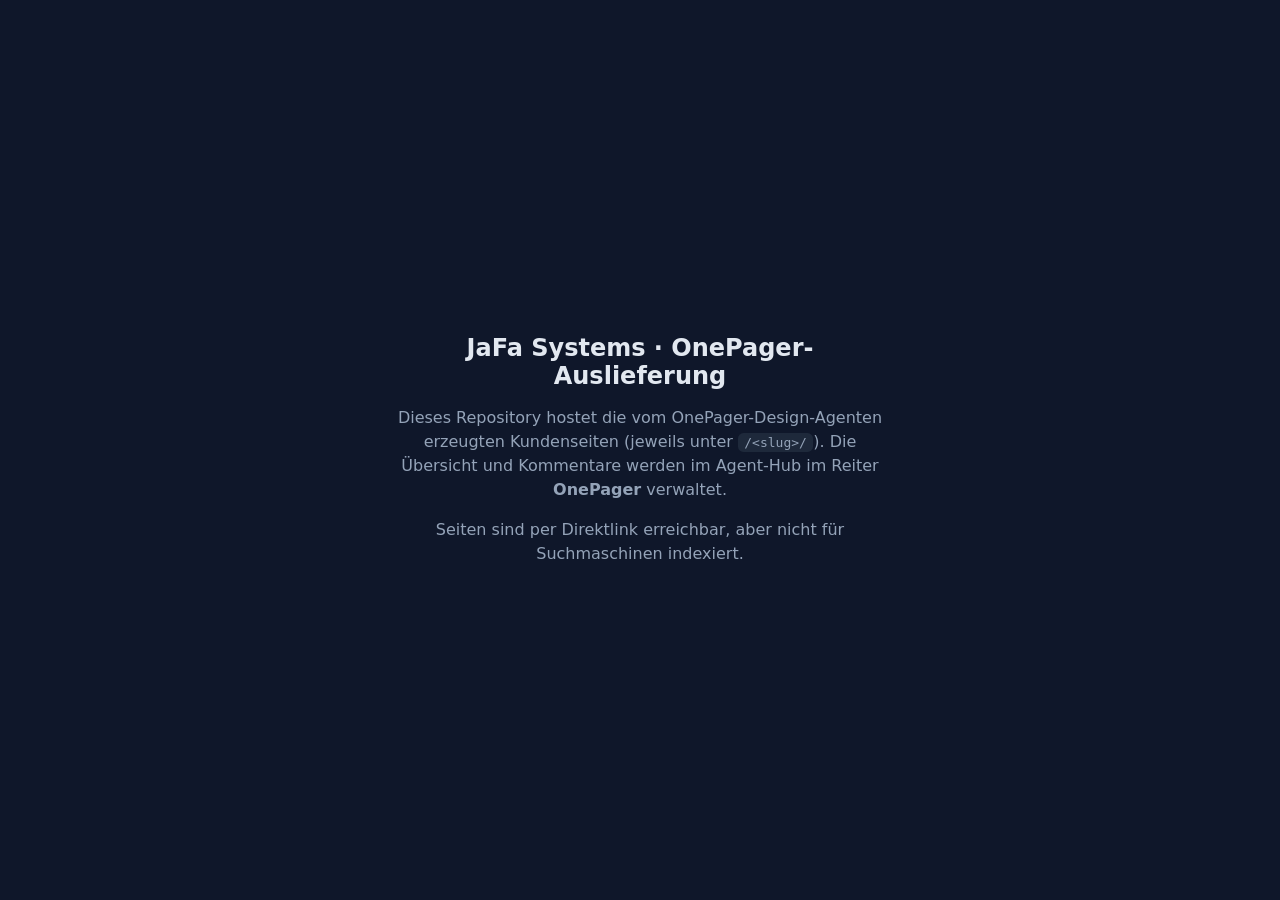
<file: index.html>
<!doctype html>
<html lang="de">
  <head>
    <meta charset="utf-8" />
    <meta name="viewport" content="width=device-width, initial-scale=1" />
    <meta name="robots" content="noindex,nofollow" />
    <title>JaFa Systems – OnePager</title>
    <style>
      :root { color-scheme: light dark; }
      body {
        margin: 0;
        min-height: 100vh;
        display: grid;
        place-items: center;
        font-family: system-ui, -apple-system, "Segoe UI", Roboto, sans-serif;
        background: #0f172a;
        color: #e2e8f0;
      }
      main { max-width: 32rem; padding: 2rem; text-align: center; }
      h1 { font-size: 1.5rem; margin-bottom: 0.5rem; }
      p { color: #94a3b8; line-height: 1.5; }
      code { background: #1e293b; padding: 0.15rem 0.4rem; border-radius: 0.35rem; }
    </style>
  </head>
  <body>
    <main>
      <h1>JaFa Systems · OnePager-Auslieferung</h1>
      <p>
        Dieses Repository hostet die vom OnePager-Design-Agenten erzeugten Kundenseiten
        (jeweils unter <code>/&lt;slug&gt;/</code>). Die Übersicht und Kommentare werden
        im Agent-Hub im Reiter <strong>OnePager</strong> verwaltet.
      </p>
      <p>Seiten sind per Direktlink erreichbar, aber nicht für Suchmaschinen indexiert.</p>
    </main>
  </body>
</html>
</file>
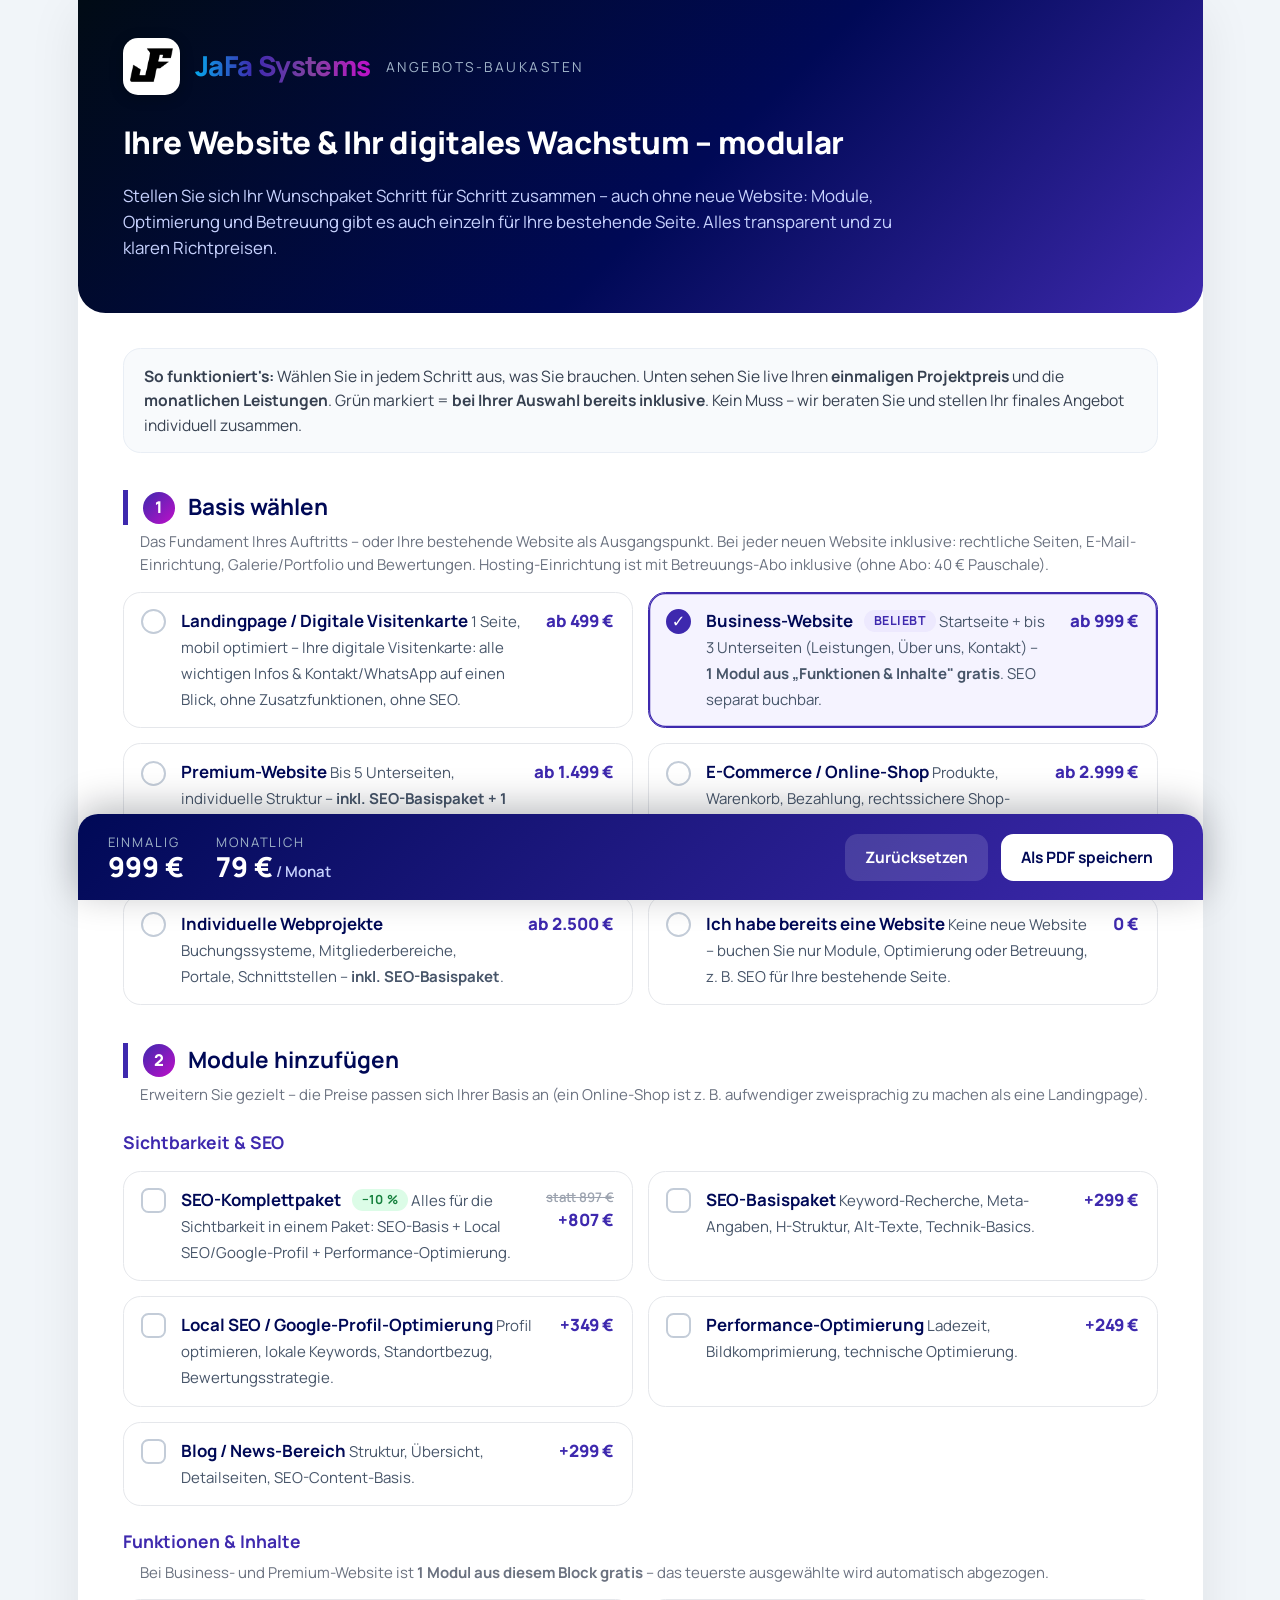
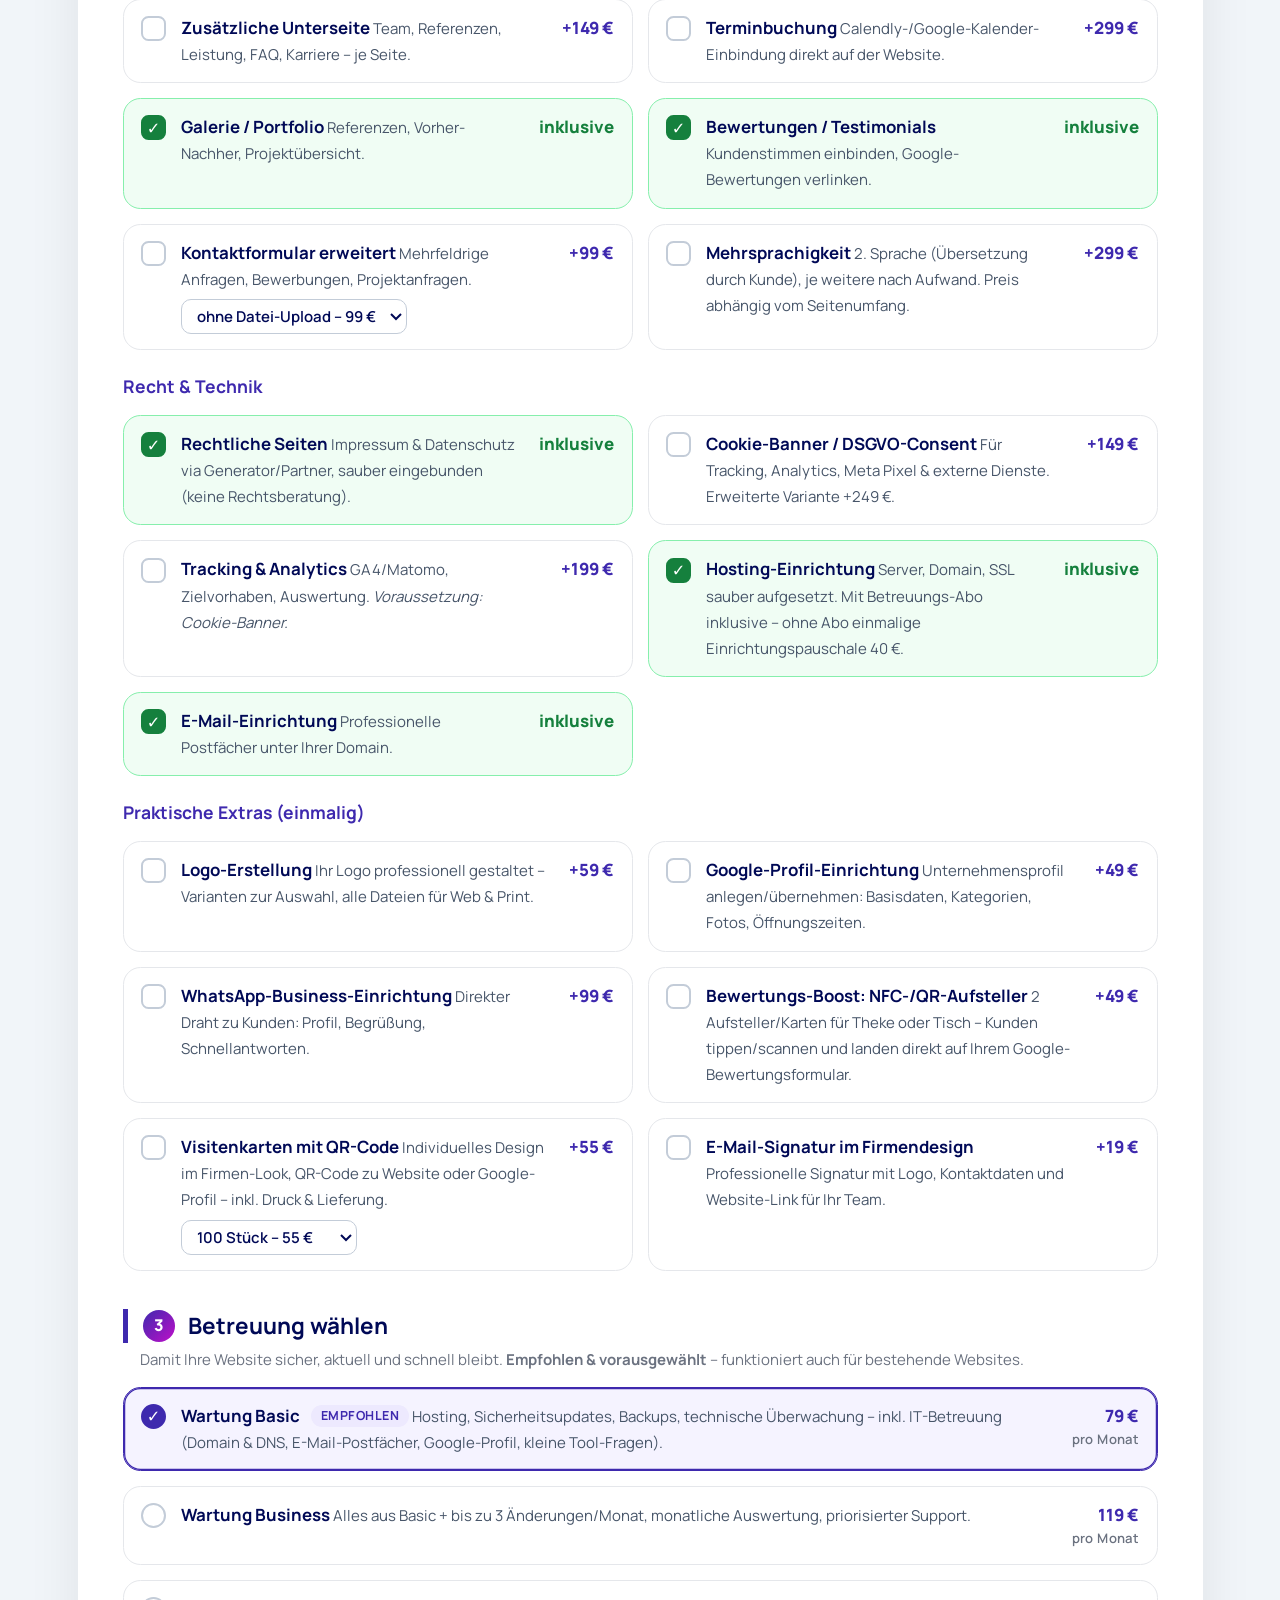
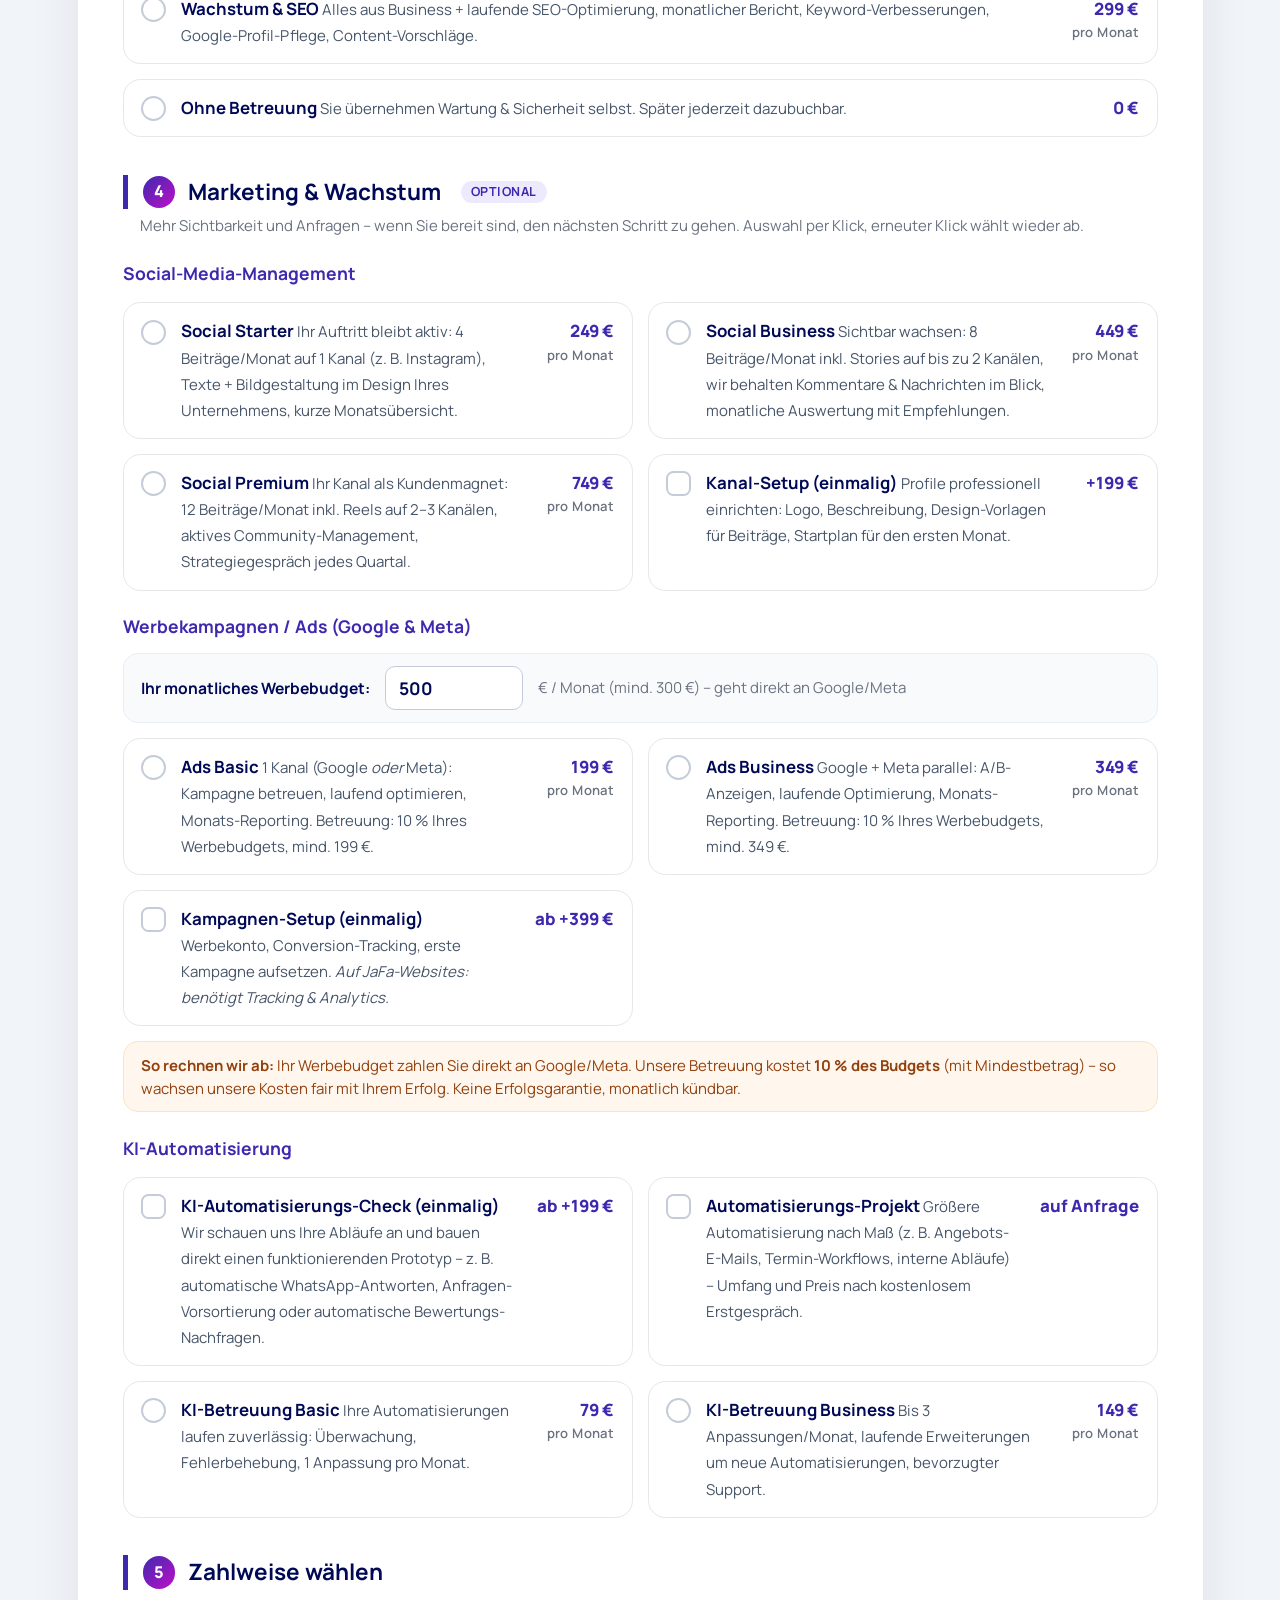
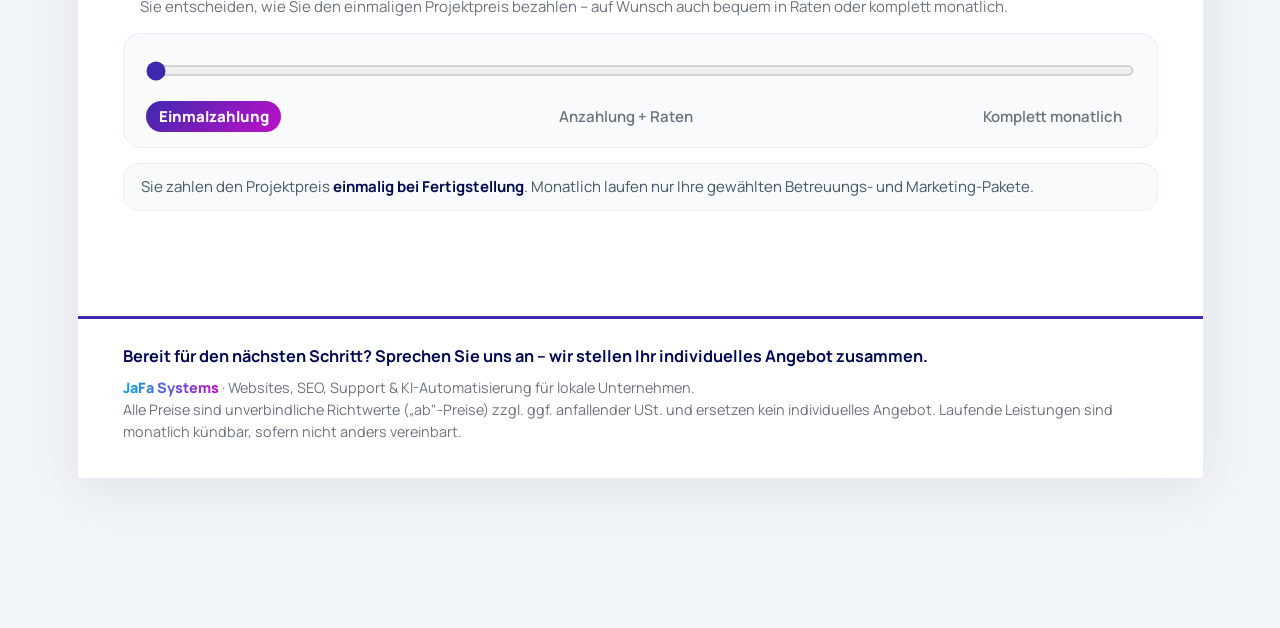
<file: angebots-baukasten/index.html>
<!DOCTYPE html>
<html lang="de">
<head>
<meta charset="utf-8">
<meta name="viewport" content="width=device-width, initial-scale=1">
<meta name="robots" content="noindex,nofollow">
<title>JaFa Systems – Angebots-Baukasten</title>
<style>
@import url('https://fonts.googleapis.com/css2?family=Manrope:wght@400;600;700;800&display=swap');
*{box-sizing:border-box}
body{font-family:'Manrope','Segoe UI',system-ui,Roboto,Arial,sans-serif;color:#1f2937;margin:0;padding:0 0 120px;line-height:1.55;font-size:13.5px;background:#f1f5f9}
@media screen{body{zoom:1.25}}
.wrap{max-width:900px;margin:0 auto;background:#fff;box-shadow:0 8px 40px rgba(1,11,21,.08)}

/* Header */
header{background:linear-gradient(135deg,#010b15 0%,#000956 55%,#3e29ae 100%);color:#fff;padding:30px 36px 28px;border-radius:0 0 22px 22px}
.brand{display:flex;align-items:center;gap:12px;margin-bottom:18px}
.brand .logo{width:46px;height:46px;border-radius:12px;background:#fff;display:flex;align-items:center;justify-content:center;padding:6px;box-shadow:0 2px 10px rgba(0,0,0,.25)}
.brand .logo img{width:100%;height:100%;object-fit:contain}
.brand .mark{font-weight:800;font-size:22px;letter-spacing:-.5px;background:linear-gradient(90deg,#07a7ec,#3e29ae,#8241a1,#bf0fc9);-webkit-background-clip:text;background-clip:text;color:transparent}
.brand .sub{font-size:11px;letter-spacing:2px;text-transform:uppercase;color:#9fb3c8}
h1{font-size:25px;margin:0 0 6px;color:#fff;font-weight:800;letter-spacing:-.3px}
header .lead{color:#c7d2fe;font-size:13.5px;max-width:640px}

/* Main */
main{padding:10px 36px 40px}
.intro{background:#f8fafc;border:1px solid #e9eef5;border-radius:14px;padding:12px 16px;margin:18px 0 6px;font-size:12.5px;color:#374151}
h2{font-size:18px;color:#000956;margin:30px 0 4px;padding-left:12px;border-left:4px solid #3e29ae;font-weight:700;display:flex;align-items:center;gap:10px}
h2 .n{flex:0 0 26px;width:26px;height:26px;border-radius:50%;background:linear-gradient(135deg,#3e29ae,#bf0fc9);color:#fff;font-size:13px;font-weight:800;display:flex;align-items:center;justify-content:center}
h3{font-size:14px;color:#3e29ae;margin:18px 0 4px;font-weight:700}
.hint{color:#6b7280;font-size:12px;margin:2px 0 10px;padding-left:14px}

/* Option grid + cards */
.grid{display:grid;grid-template-columns:1fr 1fr;gap:12px;margin:12px 0}
.grid.one{grid-template-columns:1fr}
.opt{display:flex;align-items:flex-start;gap:12px;border:1px solid #e5e7eb;border-radius:14px;padding:12px 14px;background:#fff;cursor:pointer;position:relative;transition:border-color .12s,background .12s}
.opt:hover{border-color:#c7d2fe}
.opt input{position:absolute;opacity:0;width:0;height:0}
.opt .box{flex:0 0 20px;width:20px;height:20px;border:2px solid #c3ccd8;border-radius:6px;margin-top:1px;display:flex;align-items:center;justify-content:center;background:#fff}
.opt.radio .box{border-radius:50%}
.opt input:checked ~ .box{background:#3e29ae;border-color:#3e29ae}
.opt input:checked ~ .box::after{content:'\2713';color:#fff;font-size:13px;font-weight:800;line-height:1}
.opt:has(input:checked){border-color:#3e29ae;background:#f5f3ff;box-shadow:inset 0 0 0 1px #3e29ae}
.opt-body{flex:1;min-width:0}
.opt-title{font-weight:700;color:#000956;font-size:13.5px}
.opt-desc{color:#475569;font-size:12px;margin-top:2px}
.opt-price{font-weight:800;color:#3e29ae;white-space:nowrap;font-size:13.5px;margin-left:6px;text-align:right}
.opt-price small{display:block;font-weight:600;color:#6b7280;font-size:10.5px;letter-spacing:.3px}
.opt-price .was{display:block;font-weight:600;color:#9ca3af;font-size:10.5px;text-decoration:line-through}
.opt.warn{border-color:#f59e0b;background:#fff7ed}
.tag{display:inline-block;font-size:10px;font-weight:700;letter-spacing:.4px;text-transform:uppercase;color:#3e29ae;background:#ede9fe;border-radius:999px;padding:1px 8px;margin-left:6px;vertical-align:1px}
.tag.deal{color:#15803d;background:#dcfce7}

/* Inklusive / im Paket enthalten */
.opt.inc{border-color:#86efac;background:#f0fdf4;box-shadow:none;pointer-events:none}
.opt.inc .box{background:#15803d;border-color:#15803d}
.opt.inc .box::after{content:'\2713';color:#fff;font-size:13px;font-weight:800;line-height:1}
.opt.inc .opt-price{color:#15803d}

/* Pflicht-Pauschale (z. B. Hosting ohne Abo) */
.opt.fee{border-color:#c7d2fe;background:#eef2ff;box-shadow:none;pointer-events:none}
.opt.fee .box{background:#3e29ae;border-color:#3e29ae}
.opt.fee .box::after{content:'\2713';color:#fff;font-size:13px;font-weight:800;line-height:1}
.opt.fee .opt-price{color:#3e29ae}

/* Gratis-Wahlmodul (Business/Premium) */
.opt.free-pick .opt-price{color:#15803d}

/* Varianten-/Mengen-Dropdown in einer Karte */
.varsel{display:block;font-family:inherit;font-size:12px;font-weight:600;color:#000956;border:1px solid #c3ccd8;border-radius:8px;padding:4px 8px;margin-top:6px;background:#fff;max-width:220px}

/* Sub-note blocks */
.note{background:#f8fafc;border:1px solid #e9eef5;border-radius:12px;padding:9px 14px;margin:10px 0;font-size:12px;color:#475569}
.note.budget{background:#fff7ed;border-color:#fde3c0;color:#92400e}
.warnmsg{display:none;background:#fef3c7;border:1px solid #f59e0b;color:#92400e;padding:9px 14px;border-radius:12px;margin:8px 0;font-size:12.5px;font-weight:600}
.warnmsg.show{display:block}

/* Budget-Eingabe */
.budget-row{display:flex;align-items:center;gap:12px;flex-wrap:wrap;background:#f8fafc;border:1px solid #e9eef5;border-radius:12px;padding:10px 14px;margin:10px 0}
.budget-row label{font-weight:700;color:#000956;font-size:12.5px}
.budget-row input{font-family:inherit;font-size:14px;font-weight:700;color:#000956;border:1px solid #c3ccd8;border-radius:8px;padding:7px 10px;width:110px}
.budget-row .per{color:#6b7280;font-size:12px}

/* Zahlweise-Slider */
.payslider{background:#f8fafc;border:1px solid #e9eef5;border-radius:14px;padding:16px 18px 12px;margin:12px 0}
.payslider input[type=range]{width:100%;accent-color:#3e29ae;height:26px;cursor:pointer;margin:0}
.paylabels{display:flex;justify-content:space-between;font-size:12px;color:#6b7280;font-weight:600;margin-top:6px}
.paylabels span{cursor:pointer;padding:3px 10px;border-radius:999px}
.paylabels span.on{color:#fff;background:linear-gradient(135deg,#3e29ae,#bf0fc9);font-weight:800}
#payInfo strong{color:#000956}

/* Print summary (hidden on screen) */
#printSummary{display:none}

/* Footer */
footer{margin-top:34px;padding:20px 36px 28px;border-top:3px solid #3e29ae;color:#6b7280;font-size:11.5px}
footer .brand2{font-weight:800;background:linear-gradient(90deg,#07a7ec,#bf0fc9);-webkit-background-clip:text;background-clip:text;color:transparent}
footer .cta{color:#000956;font-weight:700;font-size:13px;margin-bottom:6px}

/* Sticky sum bar */
.sumbar{position:fixed;left:0;right:0;bottom:0;z-index:40}
.sumbar-inner{max-width:900px;margin:0 auto;background:linear-gradient(135deg,#000956,#3e29ae);color:#fff;border-radius:16px 16px 0 0;box-shadow:0 -6px 30px rgba(1,11,21,.28);padding:14px 24px;display:flex;align-items:center;gap:20px;flex-wrap:wrap}
.sumbar .totals{display:flex;gap:26px;flex:1;flex-wrap:wrap;align-items:flex-end}
.sumbar .t .lbl{font-size:10.5px;letter-spacing:1.5px;text-transform:uppercase;color:#9fb3c8}
.sumbar .t .val{font-size:22px;font-weight:800;line-height:1.1}
.sumbar .t .val small{font-size:12px;font-weight:600;color:#c7d2fe}
.sumbar .t.small .val{font-size:14px;color:#fbbf24}
.sumbar .actions{display:flex;gap:10px}
.btn{border:none;border-radius:10px;padding:10px 16px;font-family:inherit;font-weight:700;font-size:12.5px;cursor:pointer}
.btn.print{background:#fff;color:#000956}
.btn.reset{background:rgba(255,255,255,.14);color:#fff}
.btn:hover{opacity:.92}

@media (max-width:640px){
  main{padding:10px 18px 30px}
  header{padding:24px 18px 22px}
  .grid{grid-template-columns:1fr}
  .sumbar-inner{padding:12px 16px}
  .sumbar .t .val{font-size:19px}
}

/* Print / PDF */
@media print{
  @page{size:A4;margin:12mm}
  body{background:#fff;padding:0;font-size:10.5px}
  .wrap{max-width:100%;box-shadow:none}
  header{border-radius:0;padding:22px 24px}
  main{padding:6px 24px 20px}
  .sumbar,.no-print{display:none !important}
  .opt{break-inside:avoid;box-shadow:none !important}
  .opt:hover{border-color:#e5e7eb}
  h2{break-after:avoid;margin-top:20px}
  .grid{gap:8px;margin:8px 0}
  #printSummary{display:block;break-inside:avoid;margin-top:18px;border-radius:14px;overflow:hidden;border:1px solid #ddd6fe}
  #printSummary .ps-head{background:linear-gradient(135deg,#000956,#3e29ae);color:#fff;padding:12px 18px;font-weight:800;font-size:14px}
  #printSummary .ps-body{display:flex;gap:30px;padding:14px 18px;background:#f5f3ff;flex-wrap:wrap}
  #printSummary .ps-body .lbl{font-size:10px;letter-spacing:1px;text-transform:uppercase;color:#6b7280}
  #printSummary .ps-body .val{font-size:20px;font-weight:800;color:#000956}
  footer{margin-top:16px}
}
</style>
</head>
<body>
<div class="wrap">

  <header>
    <div class="brand">
      <span class="logo"><img src="[data-uri]" alt="JaFa Systems"></span>
      <span class="mark">JaFa Systems</span>
      <span class="sub">Angebots-Baukasten</span>
    </div>
    <h1>Ihre Website &amp; Ihr digitales Wachstum – modular</h1>
    <p class="lead">Stellen Sie sich Ihr Wunschpaket Schritt für Schritt zusammen – auch ohne neue
      Website: Module, Optimierung und Betreuung gibt es auch einzeln für Ihre bestehende Seite.
      Alles transparent und zu klaren Richtpreisen.</p>
  </header>

  <main>
    <div class="intro">
      <strong>So funktioniert's:</strong> Wählen Sie in jedem Schritt aus, was Sie brauchen.
      Unten sehen Sie live Ihren <strong>einmaligen Projektpreis</strong> und die
      <strong>monatlichen Leistungen</strong>. Grün markiert = <strong>bei Ihrer Auswahl bereits
      inklusive</strong>. Kein Muss – wir beraten Sie und stellen Ihr finales Angebot individuell zusammen.
    </div>

    <!-- STEP 1 -->
    <section class="step">
      <h2><span class="n">1</span> Basis wählen</h2>
      <p class="hint">Das Fundament Ihres Auftritts – oder Ihre bestehende Website als Ausgangspunkt.
        Bei jeder neuen Website inklusive: rechtliche Seiten, E-Mail-Einrichtung, Galerie/Portfolio und
        Bewertungen. Hosting-Einrichtung ist mit Betreuungs-Abo inklusive (ohne Abo: 40 € Pauschale).</p>
      <div class="grid">
        <label class="opt radio">
          <input type="radio" name="base" value="lp" data-price="499">
          <span class="box"></span>
          <span class="opt-body"><span class="opt-title">Landingpage / Digitale Visitenkarte</span>
            <span class="opt-desc">1 Seite, mobil optimiert – Ihre digitale Visitenkarte: alle wichtigen Infos &amp; Kontakt/WhatsApp auf einen Blick, ohne Zusatzfunktionen, ohne SEO.</span></span>
          <span class="opt-price">ab 499 €</span>
        </label>
        <label class="opt radio">
          <input type="radio" name="base" value="biz" data-price="999" checked>
          <span class="box"></span>
          <span class="opt-body"><span class="opt-title">Business-Website <span class="tag">beliebt</span></span>
            <span class="opt-desc">Startseite + bis 3 Unterseiten (Leistungen, Über uns, Kontakt) – <strong>1 Modul aus „Funktionen &amp; Inhalte" gratis</strong>. SEO separat buchbar.</span></span>
          <span class="opt-price">ab 999 €</span>
        </label>
        <label class="opt radio">
          <input type="radio" name="base" value="prem" data-price="1499">
          <span class="box"></span>
          <span class="opt-body"><span class="opt-title">Premium-Website</span>
            <span class="opt-desc">Bis 5 Unterseiten, individuelle Struktur – <strong>inkl. SEO-Basispaket + 1 Modul aus „Funktionen &amp; Inhalte" gratis</strong>.</span></span>
          <span class="opt-price">ab 1.499 €</span>
        </label>
        <label class="opt radio">
          <input type="radio" name="base" value="shop" data-price="2999">
          <span class="box"></span>
          <span class="opt-body"><span class="opt-title">E-Commerce / Online-Shop</span>
            <span class="opt-desc">Produkte, Warenkorb, Bezahlung, rechtssichere Shop-Seiten (WooCommerce) – <strong>inkl. SEO-Basispaket</strong>.</span></span>
          <span class="opt-price">ab 2.999 €</span>
        </label>
        <label class="opt radio">
          <input type="radio" name="base" value="custom" data-price="2500">
          <span class="box"></span>
          <span class="opt-body"><span class="opt-title">Individuelle Webprojekte</span>
            <span class="opt-desc">Buchungssysteme, Mitgliederbereiche, Portale, Schnittstellen – <strong>inkl. SEO-Basispaket</strong>.</span></span>
          <span class="opt-price">ab 2.500 €</span>
        </label>
        <label class="opt radio">
          <input type="radio" name="base" value="none" data-price="0">
          <span class="box"></span>
          <span class="opt-body"><span class="opt-title">Ich habe bereits eine Website</span>
            <span class="opt-desc">Keine neue Website – buchen Sie nur Module, Optimierung oder Betreuung, z. B. SEO für Ihre bestehende Seite.</span></span>
          <span class="opt-price">0 €</span>
        </label>
      </div>
    </section>

    <!-- STEP 2 -->
    <section class="step">
      <h2><span class="n">2</span> Module hinzufügen</h2>
      <p class="hint">Erweitern Sie gezielt – die Preise passen sich Ihrer Basis an
        (ein Online-Shop ist z. B. aufwendiger zweisprachig zu machen als eine Landingpage).</p>

      <h3>Sichtbarkeit &amp; SEO</h3>
      <div class="grid">
        <label class="opt" id="card-bundle">
          <input type="checkbox" id="mod-bundle">
          <span class="box"></span>
          <span class="opt-body"><span class="opt-title">SEO-Komplettpaket <span class="tag deal">−10 %</span></span>
            <span class="opt-desc">Alles für die Sichtbarkeit in einem Paket: SEO-Basis + Local SEO/Google-Profil + Performance-Optimierung.</span></span>
          <span class="opt-price"><span class="was" id="bundleWas"></span><span id="bundlePrice"></span></span>
        </label>
        <label class="opt" data-mod="seo">
          <input type="checkbox" data-price="299">
          <span class="box"></span>
          <span class="opt-body"><span class="opt-title">SEO-Basispaket</span>
            <span class="opt-desc">Keyword-Recherche, Meta-Angaben, H-Struktur, Alt-Texte, Technik-Basics.</span></span>
          <span class="opt-price">+299 €</span>
        </label>
        <label class="opt" data-mod="local">
          <input type="checkbox" data-price="349">
          <span class="box"></span>
          <span class="opt-body"><span class="opt-title">Local SEO / Google-Profil-Optimierung</span>
            <span class="opt-desc">Profil optimieren, lokale Keywords, Standortbezug, Bewertungsstrategie.</span></span>
          <span class="opt-price">+349 €</span>
        </label>
        <label class="opt" data-mod="perf">
          <input type="checkbox" data-prices='{"none":249,"lp":199,"biz":249,"prem":249,"custom":349,"shop":399}'>
          <span class="box"></span>
          <span class="opt-body"><span class="opt-title">Performance-Optimierung</span>
            <span class="opt-desc">Ladezeit, Bildkomprimierung, technische Optimierung.</span></span>
          <span class="opt-price">+249 €</span>
        </label>
        <label class="opt" data-mod="blog">
          <input type="checkbox" data-price="299">
          <span class="box"></span>
          <span class="opt-body"><span class="opt-title">Blog / News-Bereich</span>
            <span class="opt-desc">Struktur, Übersicht, Detailseiten, SEO-Content-Basis.</span></span>
          <span class="opt-price">+299 €</span>
        </label>
      </div>

      <h3>Funktionen &amp; Inhalte</h3>
      <p class="hint">Bei Business- und Premium-Website ist <strong>1 Modul aus diesem Block gratis</strong> –
        das teuerste ausgewählte wird automatisch abgezogen.</p>
      <div class="grid">
        <label class="opt" data-mod="page">
          <input type="checkbox" data-price="149">
          <span class="box"></span>
          <span class="opt-body"><span class="opt-title">Zusätzliche Unterseite</span>
            <span class="opt-desc">Team, Referenzen, Leistung, FAQ, Karriere – je Seite.</span></span>
          <span class="opt-price">+149 €</span>
        </label>
        <label class="opt" data-mod="booking">
          <input type="checkbox" data-price="299">
          <span class="box"></span>
          <span class="opt-body"><span class="opt-title">Terminbuchung</span>
            <span class="opt-desc">Calendly-/Google-Kalender-Einbindung direkt auf der Website.</span></span>
          <span class="opt-price">+299 €</span>
        </label>
        <label class="opt" data-mod="gallery">
          <input type="checkbox" data-price="199">
          <span class="box"></span>
          <span class="opt-body"><span class="opt-title">Galerie / Portfolio</span>
            <span class="opt-desc">Referenzen, Vorher-Nachher, Projektübersicht.</span></span>
          <span class="opt-price">+199 €</span>
        </label>
        <label class="opt" data-mod="reviews">
          <input type="checkbox" data-price="149">
          <span class="box"></span>
          <span class="opt-body"><span class="opt-title">Bewertungen / Testimonials</span>
            <span class="opt-desc">Kundenstimmen einbinden, Google-Bewertungen verlinken.</span></span>
          <span class="opt-price">+149 €</span>
        </label>
        <label class="opt" data-mod="form">
          <input type="checkbox" data-price="99">
          <span class="box"></span>
          <span class="opt-body"><span class="opt-title">Kontaktformular erweitert</span>
            <span class="opt-desc">Mehrfeldrige Anfragen, Bewerbungen, Projektanfragen.</span>
            <select class="varsel">
              <option data-price="99" selected>ohne Datei-Upload – 99 €</option>
              <option data-price="149">mit Datei-Upload – 149 €</option>
            </select></span>
          <span class="opt-price">+99 €</span>
        </label>
        <label class="opt" data-mod="multi">
          <input type="checkbox" data-prices='{"none":299,"lp":199,"biz":299,"prem":399,"custom":499,"shop":699}'>
          <span class="box"></span>
          <span class="opt-body"><span class="opt-title">Mehrsprachigkeit</span>
            <span class="opt-desc">2. Sprache (Übersetzung durch Kunde), je weitere nach Aufwand. Preis abhängig vom Seitenumfang.</span></span>
          <span class="opt-price">+299 €</span>
        </label>
      </div>

      <h3>Recht &amp; Technik</h3>
      <div class="grid">
        <label class="opt" data-mod="legal">
          <input type="checkbox" data-price="149">
          <span class="box"></span>
          <span class="opt-body"><span class="opt-title">Rechtliche Seiten</span>
            <span class="opt-desc">Impressum &amp; Datenschutz via Generator/Partner, sauber eingebunden (keine Rechtsberatung).</span></span>
          <span class="opt-price">+149 €</span>
        </label>
        <label class="opt" id="opt-cookie" data-mod="cookie">
          <input type="checkbox" id="mod-cookie" data-price="149">
          <span class="box"></span>
          <span class="opt-body"><span class="opt-title">Cookie-Banner / DSGVO-Consent</span>
            <span class="opt-desc">Für Tracking, Analytics, Meta Pixel &amp; externe Dienste. Erweiterte Variante +249 €.</span></span>
          <span class="opt-price">+149 €</span>
        </label>
        <label class="opt" data-mod="track">
          <input type="checkbox" id="mod-track" data-price="199">
          <span class="box"></span>
          <span class="opt-body"><span class="opt-title">Tracking &amp; Analytics</span>
            <span class="opt-desc">GA4/Matomo, Zielvorhaben, Auswertung. <em>Voraussetzung: Cookie-Banner.</em></span></span>
          <span class="opt-price">+199 €</span>
        </label>
        <label class="opt" data-mod="hosting">
          <input type="checkbox" data-price="40">
          <span class="box"></span>
          <span class="opt-body"><span class="opt-title">Hosting-Einrichtung</span>
            <span class="opt-desc">Server, Domain, SSL sauber aufgesetzt. Mit Betreuungs-Abo inklusive – ohne Abo einmalige Einrichtungspauschale 40 €.</span></span>
          <span class="opt-price">+40 €</span>
        </label>
        <label class="opt" data-mod="email">
          <input type="checkbox" data-price="79">
          <span class="box"></span>
          <span class="opt-body"><span class="opt-title">E-Mail-Einrichtung</span>
            <span class="opt-desc">Professionelle Postfächer unter Ihrer Domain.</span></span>
          <span class="opt-price">+79 €</span>
        </label>
      </div>

      <h3>Praktische Extras (einmalig)</h3>
      <div class="grid">
        <label class="opt" data-mod="logo">
          <input type="checkbox" data-price="59">
          <span class="box"></span>
          <span class="opt-body"><span class="opt-title">Logo-Erstellung</span>
            <span class="opt-desc">Ihr Logo professionell gestaltet – Varianten zur Auswahl, alle Dateien für Web &amp; Print.</span></span>
          <span class="opt-price">+59 €</span>
        </label>
        <label class="opt" data-mod="gprofile">
          <input type="checkbox" data-price="49">
          <span class="box"></span>
          <span class="opt-body"><span class="opt-title">Google-Profil-Einrichtung</span>
            <span class="opt-desc">Unternehmensprofil anlegen/übernehmen: Basisdaten, Kategorien, Fotos, Öffnungszeiten.</span></span>
          <span class="opt-price">+49 €</span>
        </label>
        <label class="opt" data-mod="whatsapp">
          <input type="checkbox" data-price="99">
          <span class="box"></span>
          <span class="opt-body"><span class="opt-title">WhatsApp-Business-Einrichtung</span>
            <span class="opt-desc">Direkter Draht zu Kunden: Profil, Begrüßung, Schnellantworten.</span></span>
          <span class="opt-price">+99 €</span>
        </label>
        <label class="opt" data-mod="nfc">
          <input type="checkbox" data-price="49">
          <span class="box"></span>
          <span class="opt-body"><span class="opt-title">Bewertungs-Boost: NFC-/QR-Aufsteller</span>
            <span class="opt-desc">2 Aufsteller/Karten für Theke oder Tisch – Kunden tippen/scannen und landen direkt auf Ihrem Google-Bewertungsformular.</span></span>
          <span class="opt-price">+49 €</span>
        </label>
        <label class="opt" data-mod="cards">
          <input type="checkbox" data-price="55">
          <span class="box"></span>
          <span class="opt-body"><span class="opt-title">Visitenkarten mit QR-Code</span>
            <span class="opt-desc">Individuelles Design im Firmen-Look, QR-Code zu Website oder Google-Profil – inkl. Druck &amp; Lieferung.</span>
            <select class="varsel">
              <option data-price="55" selected>100 Stück – 55 €</option>
              <option data-price="59">250 Stück – 59 €</option>
              <option data-price="64">500 Stück – 64 €</option>
              <option data-price="70">1.000 Stück – 70 €</option>
            </select></span>
          <span class="opt-price">+55 €</span>
        </label>
        <label class="opt" data-mod="signature">
          <input type="checkbox" data-price="19">
          <span class="box"></span>
          <span class="opt-body"><span class="opt-title">E-Mail-Signatur im Firmendesign</span>
            <span class="opt-desc">Professionelle Signatur mit Logo, Kontaktdaten und Website-Link für Ihr Team.</span></span>
          <span class="opt-price">+19 €</span>
        </label>
      </div>
      <div class="warnmsg" id="cookieWarn">Hinweis: <strong>Tracking &amp; Analytics</strong> benötigt den
        <strong>Cookie-Banner</strong> – bitte zusätzlich auswählen.</div>
    </section>

    <!-- STEP 3 -->
    <section class="step">
      <h2><span class="n">3</span> Betreuung wählen</h2>
      <p class="hint">Damit Ihre Website sicher, aktuell und schnell bleibt. <strong>Empfohlen &amp; vorausgewählt</strong> – funktioniert auch für bestehende Websites.</p>
      <div class="grid one">
        <label class="opt radio">
          <input type="radio" name="care" data-price="79" data-period="month" checked>
          <span class="box"></span>
          <span class="opt-body"><span class="opt-title">Wartung Basic <span class="tag">empfohlen</span></span>
            <span class="opt-desc">Hosting, Sicherheitsupdates, Backups, technische Überwachung – inkl. IT-Betreuung (Domain &amp; DNS, E-Mail-Postfächer, Google-Profil, kleine Tool-Fragen).</span></span>
          <span class="opt-price">79 €<small>pro Monat</small></span>
        </label>
        <label class="opt radio">
          <input type="radio" name="care" data-price="119" data-period="month">
          <span class="box"></span>
          <span class="opt-body"><span class="opt-title">Wartung Business</span>
            <span class="opt-desc">Alles aus Basic + bis zu 3 Änderungen/Monat, monatliche Auswertung, priorisierter Support.</span></span>
          <span class="opt-price">119 €<small>pro Monat</small></span>
        </label>
        <label class="opt radio">
          <input type="radio" name="care" data-price="299" data-period="month">
          <span class="box"></span>
          <span class="opt-body"><span class="opt-title">Wachstum &amp; SEO</span>
            <span class="opt-desc">Alles aus Business + laufende SEO-Optimierung, monatlicher Bericht, Keyword-Verbesserungen, Google-Profil-Pflege, Content-Vorschläge.</span></span>
          <span class="opt-price">299 €<small>pro Monat</small></span>
        </label>
        <label class="opt radio">
          <input type="radio" name="care" data-price="0" data-period="month">
          <span class="box"></span>
          <span class="opt-body"><span class="opt-title">Ohne Betreuung</span>
            <span class="opt-desc">Sie übernehmen Wartung &amp; Sicherheit selbst. Später jederzeit dazubuchbar.</span></span>
          <span class="opt-price">0 €</span>
        </label>
      </div>
    </section>

    <!-- STEP 4 -->
    <section class="step">
      <h2><span class="n">4</span> Marketing &amp; Wachstum <span class="tag">optional</span></h2>
      <p class="hint">Mehr Sichtbarkeit und Anfragen – wenn Sie bereit sind, den nächsten Schritt zu gehen.
        Auswahl per Klick, erneuter Klick wählt wieder ab.</p>

      <h3>Social-Media-Management</h3>
      <div class="grid">
        <label class="opt radio">
          <input type="radio" name="social" data-price="249" data-period="month">
          <span class="box"></span>
          <span class="opt-body"><span class="opt-title">Social Starter</span>
            <span class="opt-desc">Ihr Auftritt bleibt aktiv: 4 Beiträge/Monat auf 1 Kanal (z. B. Instagram), Texte + Bildgestaltung im Design Ihres Unternehmens, kurze Monatsübersicht.</span></span>
          <span class="opt-price">249 €<small>pro Monat</small></span>
        </label>
        <label class="opt radio">
          <input type="radio" name="social" data-price="449" data-period="month">
          <span class="box"></span>
          <span class="opt-body"><span class="opt-title">Social Business</span>
            <span class="opt-desc">Sichtbar wachsen: 8 Beiträge/Monat inkl. Stories auf bis zu 2 Kanälen, wir behalten Kommentare &amp; Nachrichten im Blick, monatliche Auswertung mit Empfehlungen.</span></span>
          <span class="opt-price">449 €<small>pro Monat</small></span>
        </label>
        <label class="opt radio">
          <input type="radio" name="social" data-price="749" data-period="month">
          <span class="box"></span>
          <span class="opt-body"><span class="opt-title">Social Premium</span>
            <span class="opt-desc">Ihr Kanal als Kundenmagnet: 12 Beiträge/Monat inkl. Reels auf 2–3 Kanälen, aktives Community-Management, Strategiegespräch jedes Quartal.</span></span>
          <span class="opt-price">749 €<small>pro Monat</small></span>
        </label>
        <label class="opt">
          <input type="checkbox" data-price="199">
          <span class="box"></span>
          <span class="opt-body"><span class="opt-title">Kanal-Setup (einmalig)</span>
            <span class="opt-desc">Profile professionell einrichten: Logo, Beschreibung, Design-Vorlagen für Beiträge, Startplan für den ersten Monat.</span></span>
          <span class="opt-price">+199 €</span>
        </label>
      </div>

      <h3>Werbekampagnen / Ads (Google &amp; Meta)</h3>
      <div class="budget-row no-print-input">
        <label for="adsBudget">Ihr monatliches Werbebudget:</label>
        <input type="number" id="adsBudget" min="300" step="50" value="500">
        <span class="per">€ / Monat (mind. 300 €) – geht direkt an Google/Meta</span>
      </div>
      <div class="grid">
        <label class="opt radio">
          <input type="radio" name="ads" value="basic" data-rate="0.10" data-min="199" data-period="month">
          <span class="box"></span>
          <span class="opt-body"><span class="opt-title">Ads Basic</span>
            <span class="opt-desc">1 Kanal (Google <em>oder</em> Meta): Kampagne betreuen, laufend optimieren, Monats-Reporting. Betreuung: 10 % Ihres Werbebudgets, mind. 199 €.</span></span>
          <span class="opt-price"><span class="fee-val">199 €</span><small>pro Monat</small></span>
        </label>
        <label class="opt radio">
          <input type="radio" name="ads" value="business" data-rate="0.10" data-min="349" data-period="month">
          <span class="box"></span>
          <span class="opt-body"><span class="opt-title">Ads Business</span>
            <span class="opt-desc">Google + Meta parallel: A/B-Anzeigen, laufende Optimierung, Monats-Reporting. Betreuung: 10 % Ihres Werbebudgets, mind. 349 €.</span></span>
          <span class="opt-price"><span class="fee-val">349 €</span><small>pro Monat</small></span>
        </label>
        <label class="opt">
          <input type="checkbox" id="mod-adsetup" data-price="399">
          <span class="box"></span>
          <span class="opt-body"><span class="opt-title">Kampagnen-Setup (einmalig)</span>
            <span class="opt-desc">Werbekonto, Conversion-Tracking, erste Kampagne aufsetzen. <em>Auf JaFa-Websites: benötigt Tracking &amp; Analytics.</em></span></span>
          <span class="opt-price">ab +399 €</span>
        </label>
      </div>
      <div class="warnmsg" id="adsWarn">Hinweis: Für das <strong>Kampagnen-Setup</strong> auf Ihrer neuen
        Website brauchen wir <strong>Tracking &amp; Analytics</strong> (Schritt 2) – bitte zusätzlich auswählen.</div>
      <div class="note budget"><strong>So rechnen wir ab:</strong> Ihr Werbebudget zahlen Sie direkt an
        Google/Meta. Unsere Betreuung kostet <strong>10 % des Budgets</strong> (mit Mindestbetrag) –
        so wachsen unsere Kosten fair mit Ihrem Erfolg. Keine Erfolgsgarantie, monatlich kündbar.</div>

      <h3>KI-Automatisierung</h3>
      <div class="grid">
        <label class="opt">
          <input type="checkbox" data-price="199">
          <span class="box"></span>
          <span class="opt-body"><span class="opt-title">KI-Automatisierungs-Check (einmalig)</span>
            <span class="opt-desc">Wir schauen uns Ihre Abläufe an und bauen direkt einen funktionierenden Prototyp – z. B. automatische WhatsApp-Antworten, Anfragen-Vorsortierung oder automatische Bewertungs-Nachfragen.</span></span>
          <span class="opt-price">ab +199 €</span>
        </label>
        <label class="opt">
          <input type="checkbox" data-price="0">
          <span class="box"></span>
          <span class="opt-body"><span class="opt-title">Automatisierungs-Projekt</span>
            <span class="opt-desc">Größere Automatisierung nach Maß (z. B. Angebots-E-Mails, Termin-Workflows, interne Abläufe) – Umfang und Preis nach kostenlosem Erstgespräch.</span></span>
          <span class="opt-price">auf Anfrage</span>
        </label>
        <label class="opt radio">
          <input type="radio" name="ki" data-price="79" data-period="month">
          <span class="box"></span>
          <span class="opt-body"><span class="opt-title">KI-Betreuung Basic</span>
            <span class="opt-desc">Ihre Automatisierungen laufen zuverlässig: Überwachung, Fehlerbehebung, 1 Anpassung pro Monat.</span></span>
          <span class="opt-price">79 €<small>pro Monat</small></span>
        </label>
        <label class="opt radio">
          <input type="radio" name="ki" data-price="149" data-period="month">
          <span class="box"></span>
          <span class="opt-body"><span class="opt-title">KI-Betreuung Business</span>
            <span class="opt-desc">Bis 3 Anpassungen/Monat, laufende Erweiterungen um neue Automatisierungen, bevorzugter Support.</span></span>
          <span class="opt-price">149 €<small>pro Monat</small></span>
        </label>
      </div>
    </section>

    <!-- STEP 5 -->
    <section class="step">
      <h2><span class="n">5</span> Zahlweise wählen</h2>
      <p class="hint">Sie entscheiden, wie Sie den einmaligen Projektpreis bezahlen – auf Wunsch auch bequem in Raten oder komplett monatlich.</p>
      <div class="payslider">
        <input type="range" id="payMode" min="0" max="2" step="1" value="0" class="no-print" aria-label="Zahlweise">
        <div class="paylabels">
          <span data-pm="0" class="on">Einmalzahlung</span>
          <span data-pm="1">Anzahlung + Raten</span>
          <span data-pm="2">Komplett monatlich</span>
        </div>
      </div>
      <div class="note" id="payInfo"></div>
    </section>

    <!-- Print-only summary -->
    <div id="printSummary">
      <div class="ps-head">Ihre Zusammenstellung</div>
      <div class="ps-body">
        <div><div class="lbl" id="psOnceLbl">Einmalig</div><div class="val" id="psOnce">–</div></div>
        <div><div class="lbl">Monatlich</div><div class="val" id="psMonth">–</div></div>
        <div id="psRateWrap" style="display:none"><div class="lbl">davon Projektrate</div><div class="val" id="psRate">–</div></div>
        <div id="psBudgetWrap" style="display:none"><div class="lbl">zzgl. Werbebudget</div><div class="val" id="psBudget">–</div></div>
        <div style="flex-basis:100%"><div class="lbl">Zahlweise</div><div class="val" id="psPay" style="font-size:12px">–</div></div>
      </div>
    </div>
  </main>

  <footer>
    <div class="cta">Bereit für den nächsten Schritt? Sprechen Sie uns an – wir stellen Ihr individuelles Angebot zusammen.</div>
    <span class="brand2">JaFa Systems</span> &middot; Websites, SEO, Support &amp; KI-Automatisierung für lokale Unternehmen.<br>
    Alle Preise sind unverbindliche Richtwerte („ab"-Preise) zzgl. ggf. anfallender USt. und ersetzen kein
    individuelles Angebot. Laufende Leistungen sind monatlich kündbar, sofern nicht anders vereinbart.
  </footer>
</div>

<!-- Sticky live sum (screen only) -->
<div class="sumbar no-print">
  <div class="sumbar-inner">
    <div class="totals">
      <div class="t"><div class="lbl" id="sumOnceLbl">Einmalig</div><div class="val" id="sumOnce">0 €</div></div>
      <div class="t"><div class="lbl">Monatlich</div><div class="val" id="sumMonth">0 €<small> / Monat</small></div></div>
      <div class="t small" id="sumRateWrap" style="display:none"><div class="lbl">davon Projektrate</div><div class="val" id="sumRate">–</div></div>
      <div class="t small" id="sumBudgetWrap" style="display:none"><div class="lbl">zzgl. Werbebudget</div><div class="val" id="sumBudget">–</div></div>
    </div>
    <div class="actions">
      <button class="btn reset" id="btnReset" type="button">Zurücksetzen</button>
      <button class="btn print" id="btnPrint" type="button">Als PDF speichern</button>
    </div>
  </div>
</div>

<script>
(function(){
  var fmt = function(n){ return Math.round(n).toLocaleString('de-DE') + ' €'; };

  // Was ist bei welcher Basis bereits inklusive? (Hosting wird separat behandelt: Abo-abhängig)
  var INCLUDES = {
    lp:    ['legal','email','gallery','reviews'],
    biz:   ['legal','email','gallery','reviews'],
    prem:  ['legal','email','seo','gallery','reviews'],
    shop:  ['legal','email','seo','gallery','reviews'],
    custom:['legal','email','seo','gallery','reviews'],
    none:  []
  };
  var BUNDLE = ['seo','local','perf'];              // SEO-Komplettpaket
  var BUNDLE_OFF = 0.9;                             // -10 %
  var FNI = ['page','booking','form','multi'];      // "Funktionen & Inhalte" (Gratis-Wahl)
  var FREE_PICK = { biz:true, prem:true };          // 1 F&I-Modul gratis
  var HOSTING_FEE = 40;                             // Einrichtungspauschale ohne Abo

  var inputs = Array.prototype.slice.call(document.querySelectorAll('input[data-price],input[data-prices],input[data-rate]'));
  var modCards = {}; // key -> card element
  Array.prototype.forEach.call(document.querySelectorAll('.opt[data-mod]'), function(c){ modCards[c.getAttribute('data-mod')] = c; });

  var bundleInput = document.getElementById('mod-bundle');
  var cookie = document.getElementById('mod-cookie');
  var track = document.getElementById('mod-track');
  var adsetup = document.getElementById('mod-adsetup');
  var budgetInput = document.getElementById('adsBudget');
  var payModeInput = document.getElementById('payMode');

  // Zahlweisen für den einmaligen Projektpreis (Richtwerte)
  var PAY = [
    { name: 'Einmalzahlung',       deposit: 1,    months: 0,  fee: 1    },
    { name: 'Anzahlung + Raten',   deposit: 0.30, months: 12, fee: 1.10 }, // 30 % heute, Rest +10 % auf 12 Raten
    { name: 'Komplett monatlich',  deposit: 0,    months: 24, fee: 1.20 }  // 0 € heute, Summe +20 % auf 24 Raten
  ];

  function baseKey(){
    var b = document.querySelector('input[name="base"]:checked');
    return b ? b.value : 'biz';
  }
  function modPrice(card, base){
    var sel = card.querySelector('select.varsel');
    if(sel){ return parseFloat(sel.options[sel.selectedIndex].getAttribute('data-price')) || 0; }
    var inp = card.querySelector('input');
    var pj = inp.getAttribute('data-prices');
    if(pj){ var map = JSON.parse(pj); return (map[base] != null ? map[base] : map.none) || 0; }
    return parseFloat(inp.getAttribute('data-price')) || 0;
  }
  function setCardState(key, state, priceHtml){ // state: '', 'inc'
    var card = modCards[key]; if(!card) return;
    card.classList.toggle('inc', state === 'inc');
    var pe = card.querySelector('.opt-price');
    if(priceHtml != null) pe.innerHTML = priceHtml;
  }

  function recalc(){
    var base = baseKey();
    var included = INCLUDES[base] || [];
    var once = 0, month = 0;

    // Basis-Preis
    var baseInp = document.querySelector('input[name="base"]:checked');
    if(baseInp) once += parseFloat(baseInp.getAttribute('data-price')) || 0;

    // Bundle-Preis dynamisch: 10 % auf alle Komponenten, die nicht schon inklusive sind
    var bundleComps = BUNDLE.filter(function(k){ return included.indexOf(k) < 0; });
    var bundleFull = bundleComps.reduce(function(s,k){ return s + modPrice(modCards[k], base); }, 0);
    var bundlePrice = Math.round(bundleFull * BUNDLE_OFF);
    document.getElementById('bundlePrice').textContent = '+' + fmt(bundlePrice).replace(' ',' ');
    document.getElementById('bundleWas').textContent = 'statt ' + fmt(bundleFull);
    if(bundleInput.checked) once += bundlePrice;

    var inBundle = bundleInput.checked ? bundleComps : [];

    // Module: Zustand + Preise (Hosting separat, s. u.)
    var fniChecked = [];
    Object.keys(modCards).forEach(function(key){
      if(key === 'hosting') return;
      var card = modCards[key];
      var inp = card.querySelector('input');
      var p = modPrice(card, base);
      card.classList.remove('free-pick');
      if(included.indexOf(key) >= 0){
        setCardState(key, 'inc', 'inklusive');
      } else if(inBundle.indexOf(key) >= 0){
        setCardState(key, 'inc', 'im Paket');
      } else {
        setCardState(key, '', '+' + fmt(p));
        if(inp.checked){
          once += p;
          if(FREE_PICK[base] && FNI.indexOf(key) >= 0) fniChecked.push({ key: key, p: p });
        }
      }
    });

    // 1 Gratis-Modul aus "Funktionen & Inhalte" bei Business/Premium (teuerstes ausgewähltes = kundenfreundlich)
    if(fniChecked.length){
      fniChecked.sort(function(a,b){ return b.p - a.p; });
      once -= fniChecked[0].p;
      var freeCard = modCards[fniChecked[0].key];
      freeCard.classList.add('free-pick');
      freeCard.querySelector('.opt-price').innerHTML = 'gratis<small>Ihr Inklusiv-Modul</small>';
    }

    // Hosting-Einrichtung: mit Betreuungs-Abo inklusive, sonst Pauschale (bei neuer Website Pflicht)
    var careSel = document.querySelector('input[name="care"]:checked');
    var hasAbo = !!(careSel && (parseFloat(careSel.getAttribute('data-price')) || 0) > 0);
    var hostCard = modCards['hosting'];
    hostCard.classList.remove('inc','fee','free-pick');
    if(base !== 'none'){
      if(hasAbo){
        hostCard.classList.add('inc');
        hostCard.querySelector('.opt-price').innerHTML = 'inklusive';
      } else {
        hostCard.classList.add('fee');
        hostCard.querySelector('.opt-price').innerHTML = '+' + fmt(HOSTING_FEE) + '<small>Pauschale ohne Abo</small>';
        once += HOSTING_FEE;
      }
    } else {
      hostCard.querySelector('.opt-price').innerHTML = '+' + fmt(HOSTING_FEE);
      if(hostCard.querySelector('input').checked) once += HOSTING_FEE;
    }

    // Übrige Inputs ohne data-mod-Karte (Betreuung, Social, Ads, KI, Setups)
    inputs.forEach(function(el){
      if(el.closest('.opt[data-mod]') || el === bundleInput) return;
      if(el.name === 'base') return;           // Basis-Preis wurde oben schon gezählt
      if(el.getAttribute('data-rate')) return; // Ads-Fee separat
      if(el.checked){
        var p = parseFloat(el.getAttribute('data-price')) || 0;
        if(el.getAttribute('data-period') === 'month') month += p; else once += p;
      }
    });

    // Ads-Fee: Prozent vom Budget mit Mindestbetrag
    var budget = Math.max(300, parseFloat(budgetInput.value) || 300);
    var adsSel = document.querySelector('input[name="ads"]:checked');
    Array.prototype.forEach.call(document.querySelectorAll('input[name="ads"]'), function(el){
      var fee = Math.max(parseFloat(el.getAttribute('data-min')), budget * parseFloat(el.getAttribute('data-rate')));
      el.closest('.opt').querySelector('.fee-val').textContent = fmt(fee);
    });
    var adsActive = !!adsSel;
    if(adsSel){
      month += Math.max(parseFloat(adsSel.getAttribute('data-min')), budget * parseFloat(adsSel.getAttribute('data-rate')));
    }

    // Zahlweise auf den einmaligen Projektpreis anwenden
    var pm = parseInt(payModeInput.value, 10) || 0;
    var conf = PAY[pm];
    var payOnce = once, rate = 0;
    if(pm > 0 && once > 0){
      payOnce = Math.round(once * conf.deposit);
      rate = Math.ceil(((once - payOnce) * conf.fee) / conf.months);
    }
    var monthTotal = month + rate;

    // Slider-Labels + Erklärtext
    document.querySelectorAll('.paylabels span').forEach(function(s){
      s.classList.toggle('on', parseInt(s.getAttribute('data-pm'), 10) === pm);
    });
    var payTexts = [
      'Sie zahlen den Projektpreis <strong>einmalig bei Fertigstellung</strong>. Monatlich laufen nur Ihre gewählten Betreuungs- und Marketing-Pakete.',
      '<strong>30 % Anzahlung heute (' + fmt(payOnce) + ')</strong>, der Rest bequem in <strong>12 Monatsraten à ' + fmt(rate) + '</strong> (inkl. 10 % Ratenaufschlag).',
      '<strong>Keine Anzahlung:</strong> Ihr komplettes Projekt für <strong>' + fmt(rate) + ' / Monat über 24 Monate</strong> (inkl. 20 % Aufschlag, Mindestlaufzeit 24 Monate).'
    ];
    document.getElementById('payInfo').innerHTML = (once > 0 || pm === 0)
      ? payTexts[pm]
      : 'Aktuell sind keine einmaligen Posten ausgewählt – die Zahlweise betrifft nur den einmaligen Projektpreis.';

    // Summen anzeigen
    var onceLbl = pm === 1 ? 'Anzahlung (30 %)' : 'Einmalig';
    document.getElementById('sumOnceLbl').textContent = onceLbl;
    document.getElementById('psOnceLbl').textContent = onceLbl;
    document.getElementById('sumOnce').textContent = fmt(payOnce);
    document.getElementById('sumMonth').innerHTML = fmt(monthTotal) + '<small> / Monat</small>';
    document.getElementById('psOnce').textContent = fmt(payOnce);
    document.getElementById('psMonth').textContent = fmt(monthTotal) + ' / Monat';
    var rateTxt = fmt(rate) + ' × ' + conf.months + ' Monate';
    document.getElementById('sumRateWrap').style.display = rate > 0 ? '' : 'none';
    document.getElementById('sumRate').textContent = rateTxt;
    document.getElementById('psRateWrap').style.display = rate > 0 ? '' : 'none';
    document.getElementById('psRate').textContent = rateTxt;
    document.getElementById('psPay').textContent = conf.name + (pm === 1 ? ' (30 % / 12 Raten, +10 %)' : (pm === 2 ? ' (24 Raten, +20 %, Mindestlaufzeit)' : ''));
    document.getElementById('sumBudgetWrap').style.display = adsActive ? '' : 'none';
    document.getElementById('sumBudget').textContent = fmt(budget) + ' / Monat';
    document.getElementById('psBudgetWrap').style.display = adsActive ? '' : 'none';
    document.getElementById('psBudget').textContent = fmt(budget) + ' / Monat';

    // Abhängigkeit: Tracking braucht Cookie-Banner
    var needCookie = track.checked && !cookie.checked && included.indexOf('cookie') < 0;
    document.getElementById('opt-cookie').classList.toggle('warn', needCookie);
    document.getElementById('cookieWarn').classList.toggle('show', needCookie);

    // Abhängigkeit: Kampagnen-Setup braucht Tracking (außer bei bestehender Fremd-Website)
    var needTrack = adsetup.checked && base !== 'none' && !track.checked;
    document.getElementById('adsWarn').classList.toggle('show', needTrack);
  }

  inputs.forEach(function(el){ el.addEventListener('change', recalc); });
  bundleInput.addEventListener('change', recalc);
  budgetInput.addEventListener('input', recalc);
  payModeInput.addEventListener('input', recalc);
  document.querySelectorAll('.paylabels span').forEach(function(s){
    s.addEventListener('click', function(){ payModeInput.value = this.getAttribute('data-pm'); recalc(); });
  });
  Array.prototype.forEach.call(document.querySelectorAll('select.varsel'), function(s){
    s.addEventListener('change', recalc);
    s.addEventListener('click', function(e){ e.stopPropagation(); });
  });

  // Radios in Social/Ads/KI sind per erneutem Klick abwählbar
  ['social','ads','ki'].forEach(function(name){
    Array.prototype.forEach.call(document.querySelectorAll('input[name="'+name+'"]'), function(el){
      el.dataset.prev = el.checked ? '1' : '0';
      el.addEventListener('click', function(){
        if(this.dataset.prev === '1'){
          this.checked = false; this.dataset.prev = '0'; recalc();
        } else {
          document.querySelectorAll('input[name="'+name+'"]').forEach(function(x){ x.dataset.prev = '0'; });
          this.dataset.prev = '1';
        }
      });
    });
  });

  document.getElementById('btnReset').addEventListener('click', function(){
    Array.prototype.forEach.call(document.querySelectorAll('input[type="checkbox"]'), function(el){ el.checked = false; });
    var b = document.querySelector('input[name="base"][value="biz"]'); if(b) b.checked = true;
    var c = document.querySelector('input[name="care"][data-price="79"]'); if(c) c.checked = true;
    ['social','ads','ki'].forEach(function(name){
      document.querySelectorAll('input[name="'+name+'"]').forEach(function(x){ x.checked = false; x.dataset.prev = '0'; });
    });
    Array.prototype.forEach.call(document.querySelectorAll('select.varsel'), function(s){ s.selectedIndex = 0; });
    budgetInput.value = 500;
    payModeInput.value = 0;
    recalc();
  });

  document.getElementById('btnPrint').addEventListener('click', function(){ window.print(); });

  recalc();
})();
</script>
<script>
/* Einbettung: meldet die eigene Hoehe an die Elternseite (Webflow-iframe), damit dort kein
   zweiter Scrollbalken entsteht. Ohne Elternseite passiert nichts. */
(function () {
  if (window.parent === window) return;
  var last = 0;
  function report() {
    // Inhaltshoehe des body messen, NICHT scrollHeight: das waere die iframe-Viewporthoehe
    // und koennte dadurch nur noch wachsen (Rueckkopplung), nie wieder schrumpfen.
    var b = document.body, cs = getComputedStyle(b);
    var h = Math.ceil(b.getBoundingClientRect().height + parseFloat(cs.marginTop || 0) + parseFloat(cs.marginBottom || 0));
    if (Math.abs(h - last) < 8) return;
    last = h;
    window.parent.postMessage({ type: 'jafa-baukasten-height', height: h }, '*');
  }
  window.addEventListener('load', report);
  window.addEventListener('resize', report);
  document.addEventListener('change', function () { setTimeout(report, 60); });
  document.addEventListener('input', function () { setTimeout(report, 60); });
  if (window.ResizeObserver) new ResizeObserver(report).observe(document.documentElement);
  setInterval(report, 700);   // Sicherheitsnetz: meldet nur bei echter Aenderung (>= 8px)
  setTimeout(report, 200);
})();
</script>
</body>
</html>
</file>
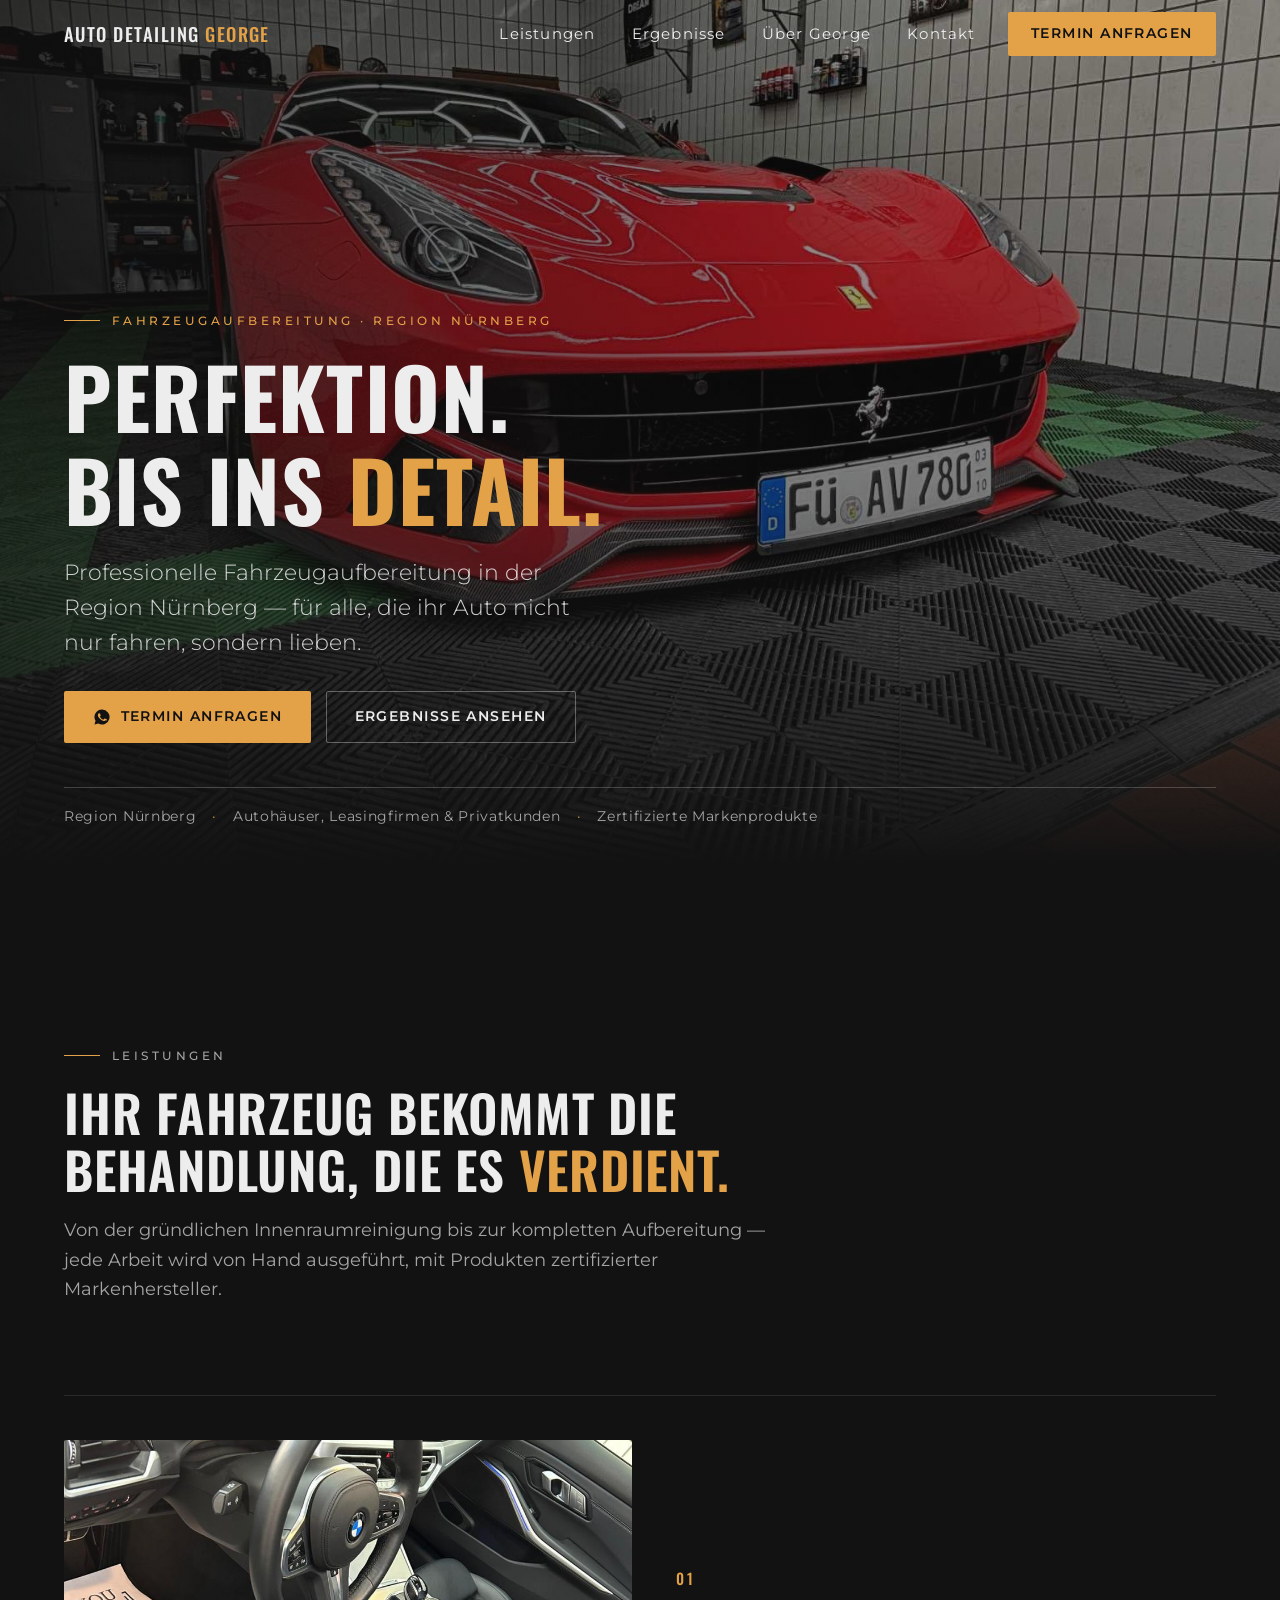
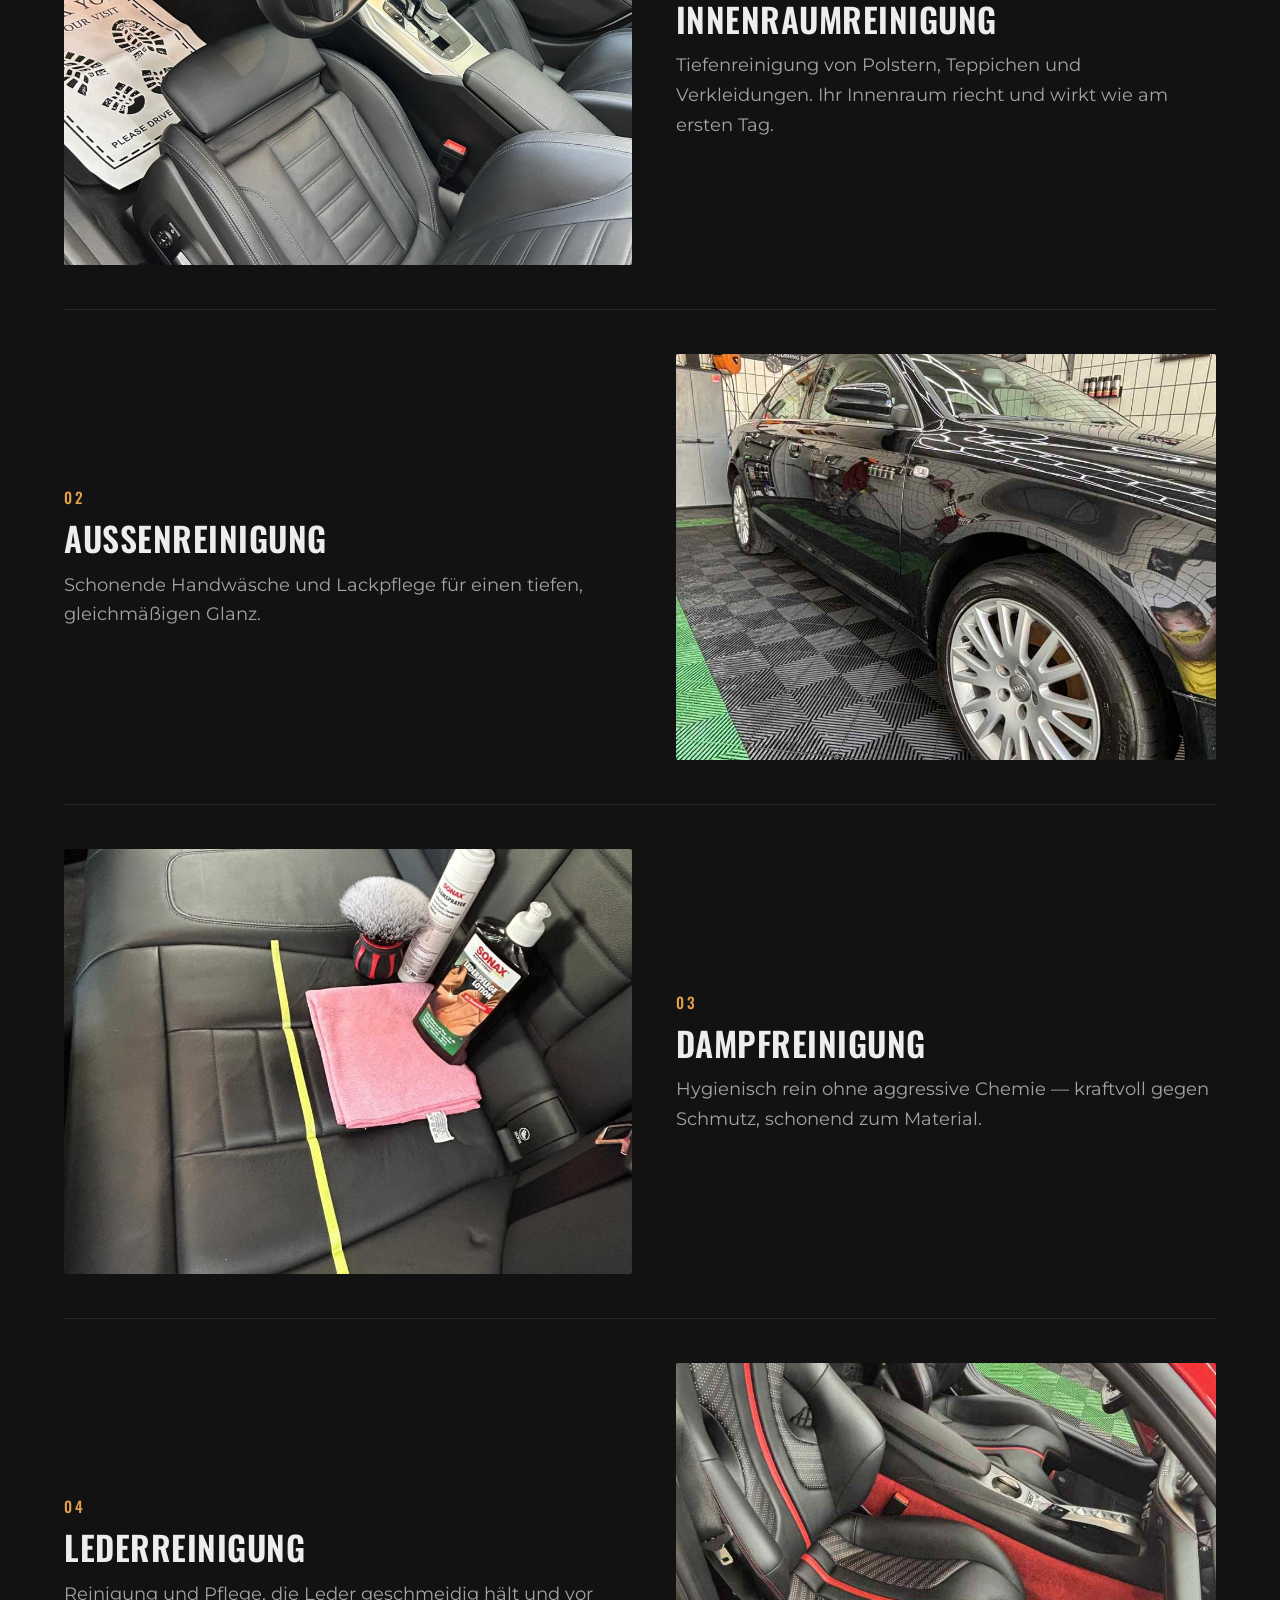
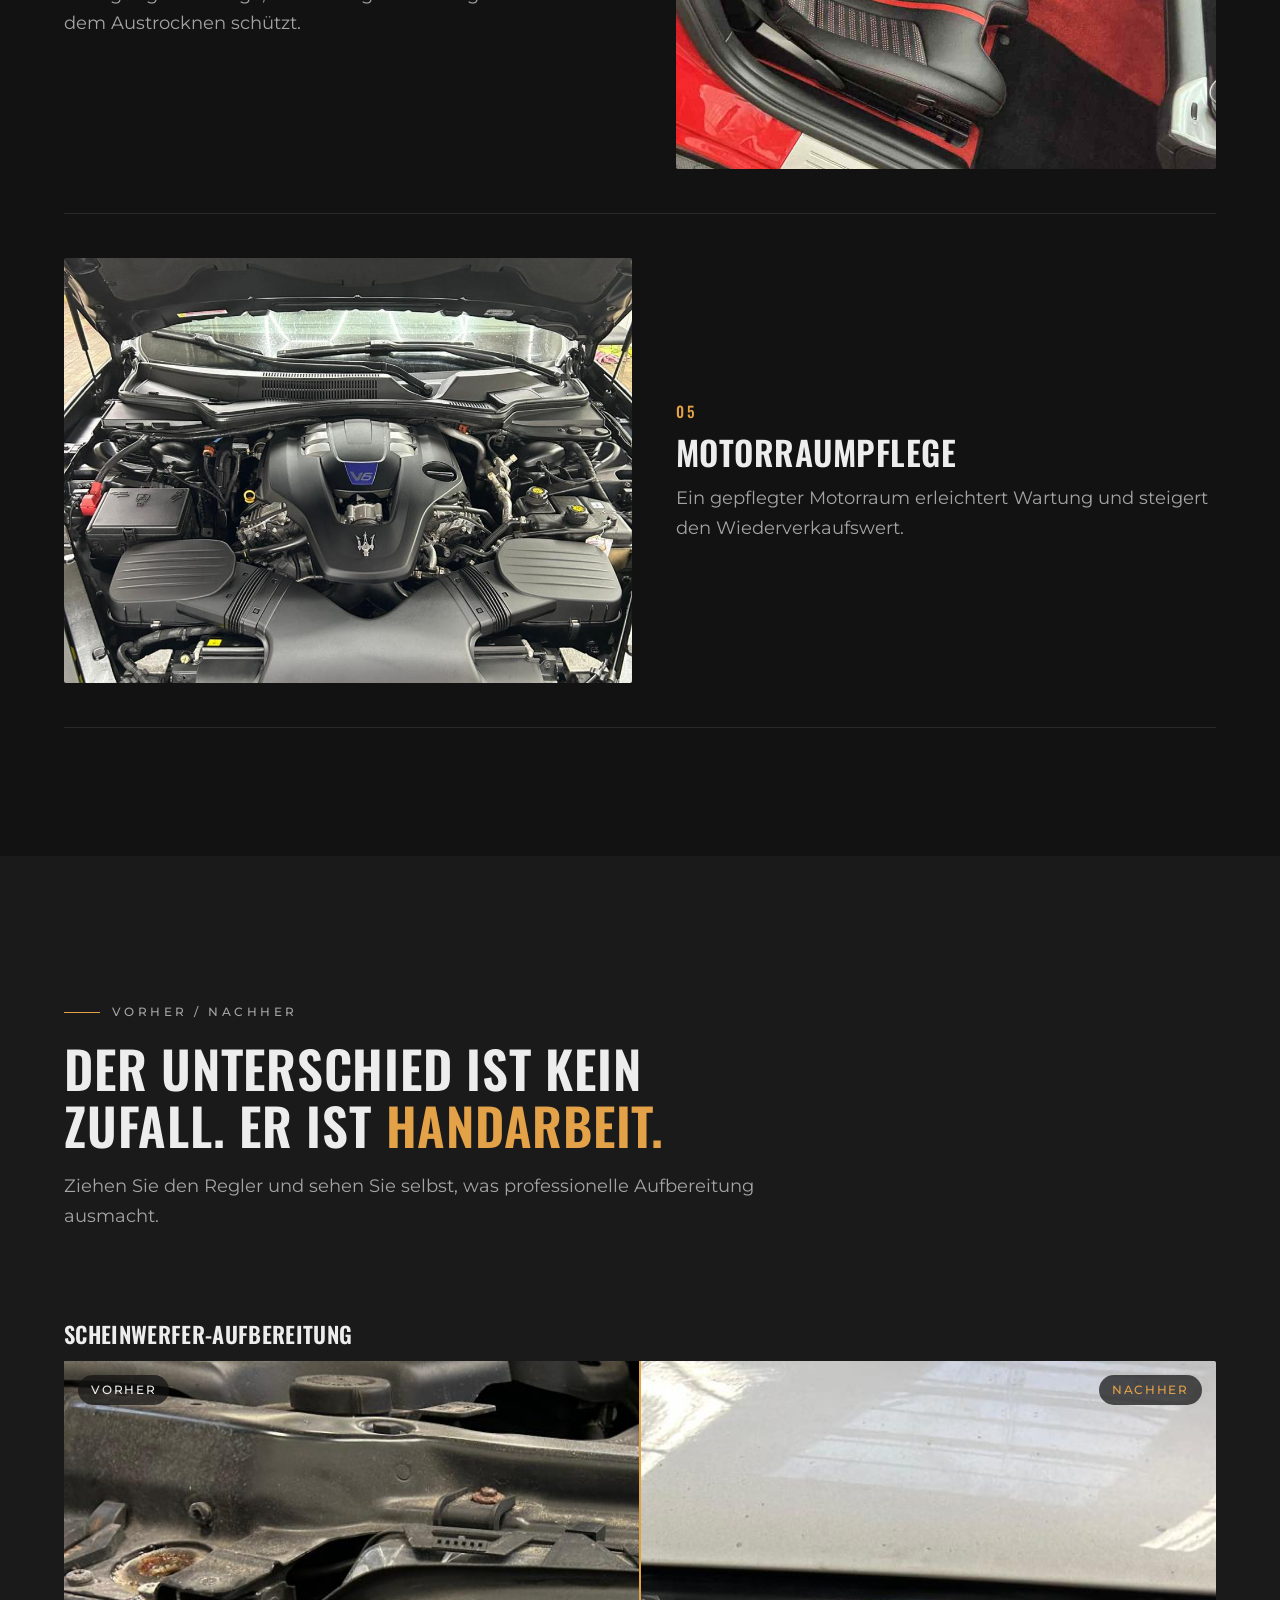
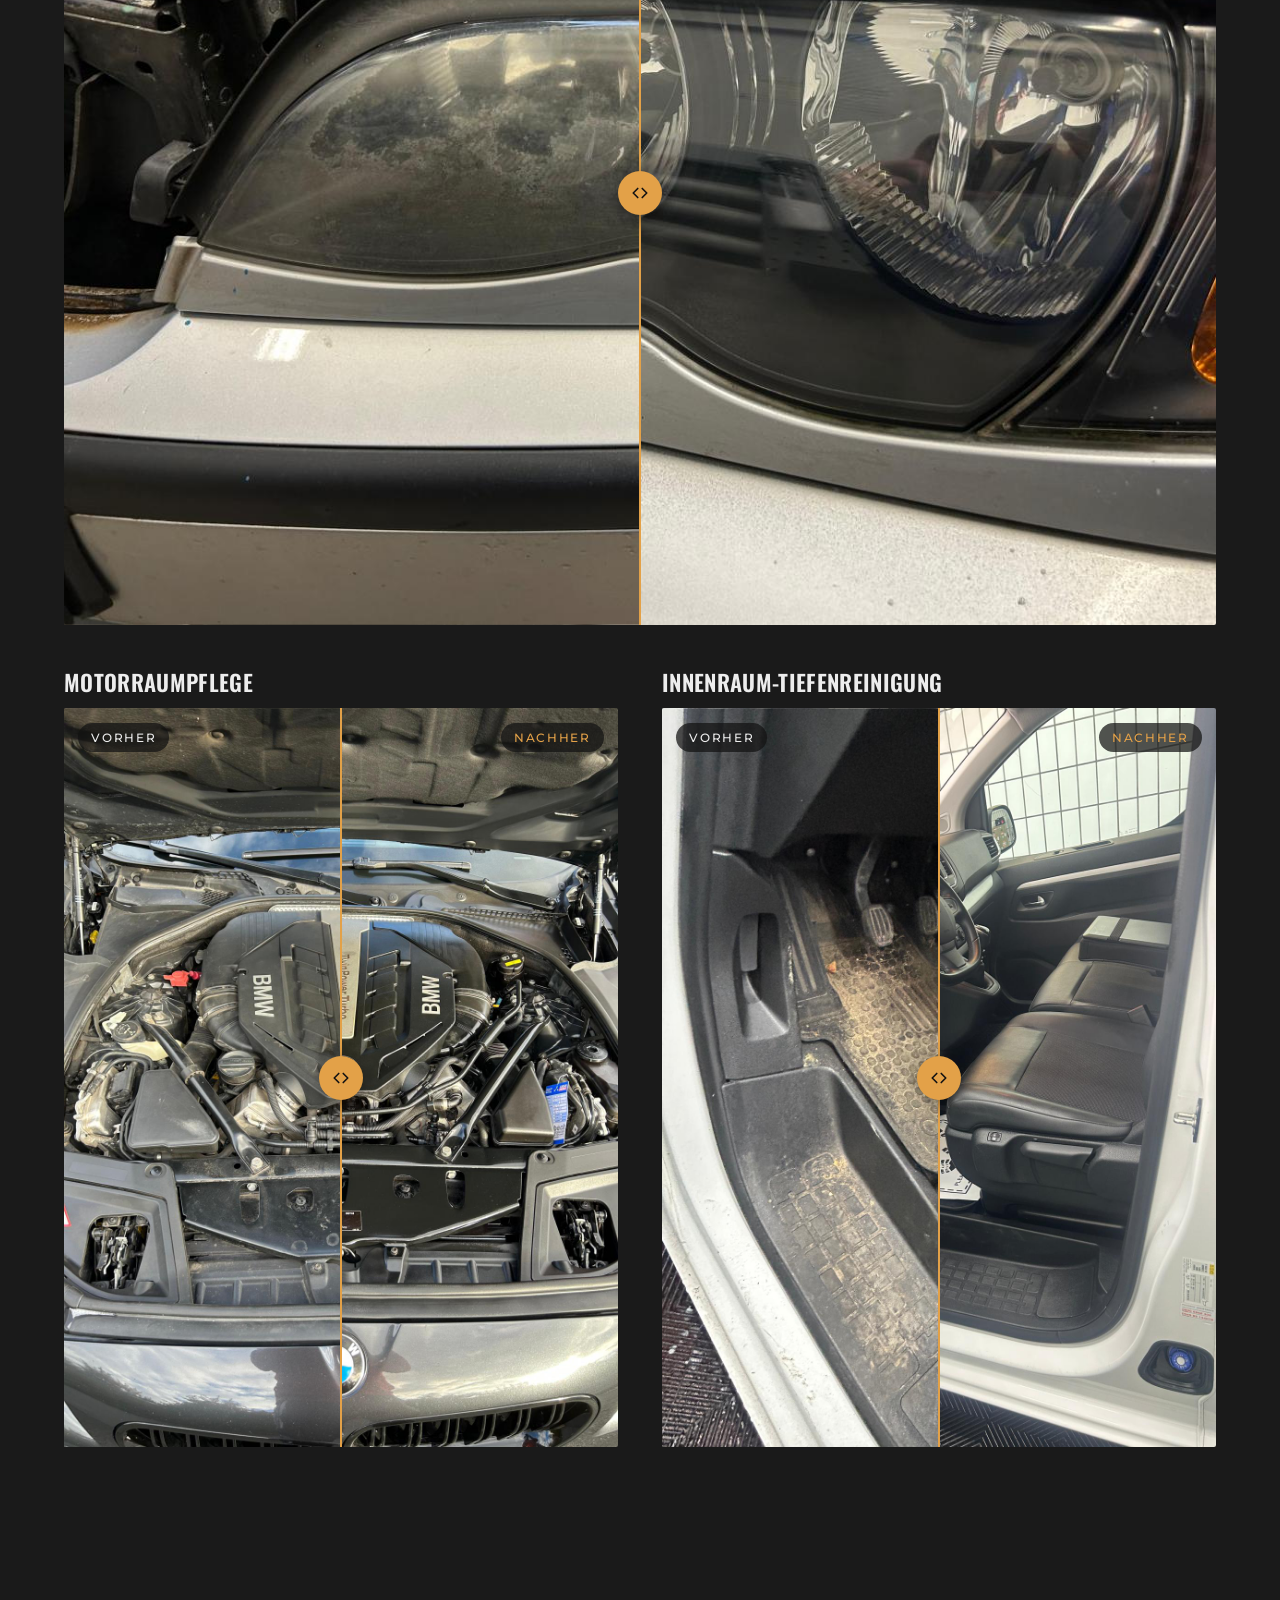
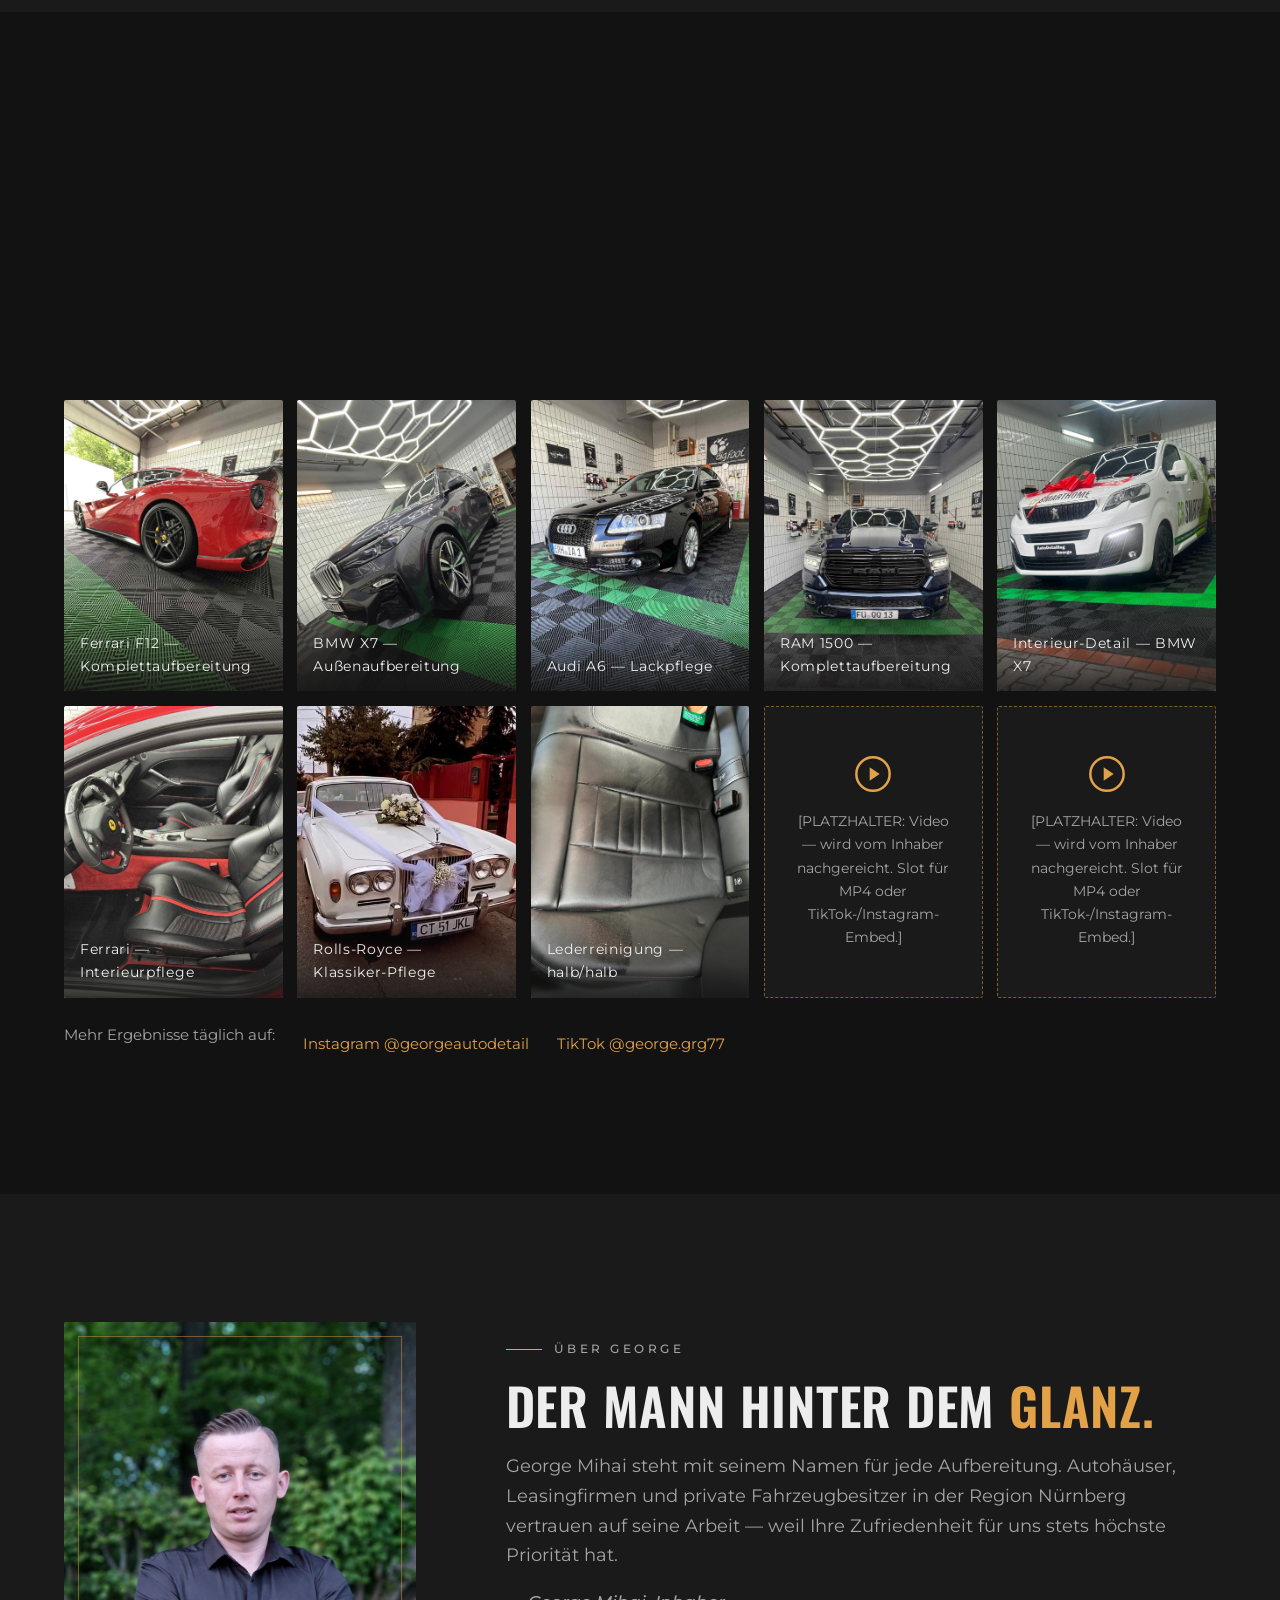
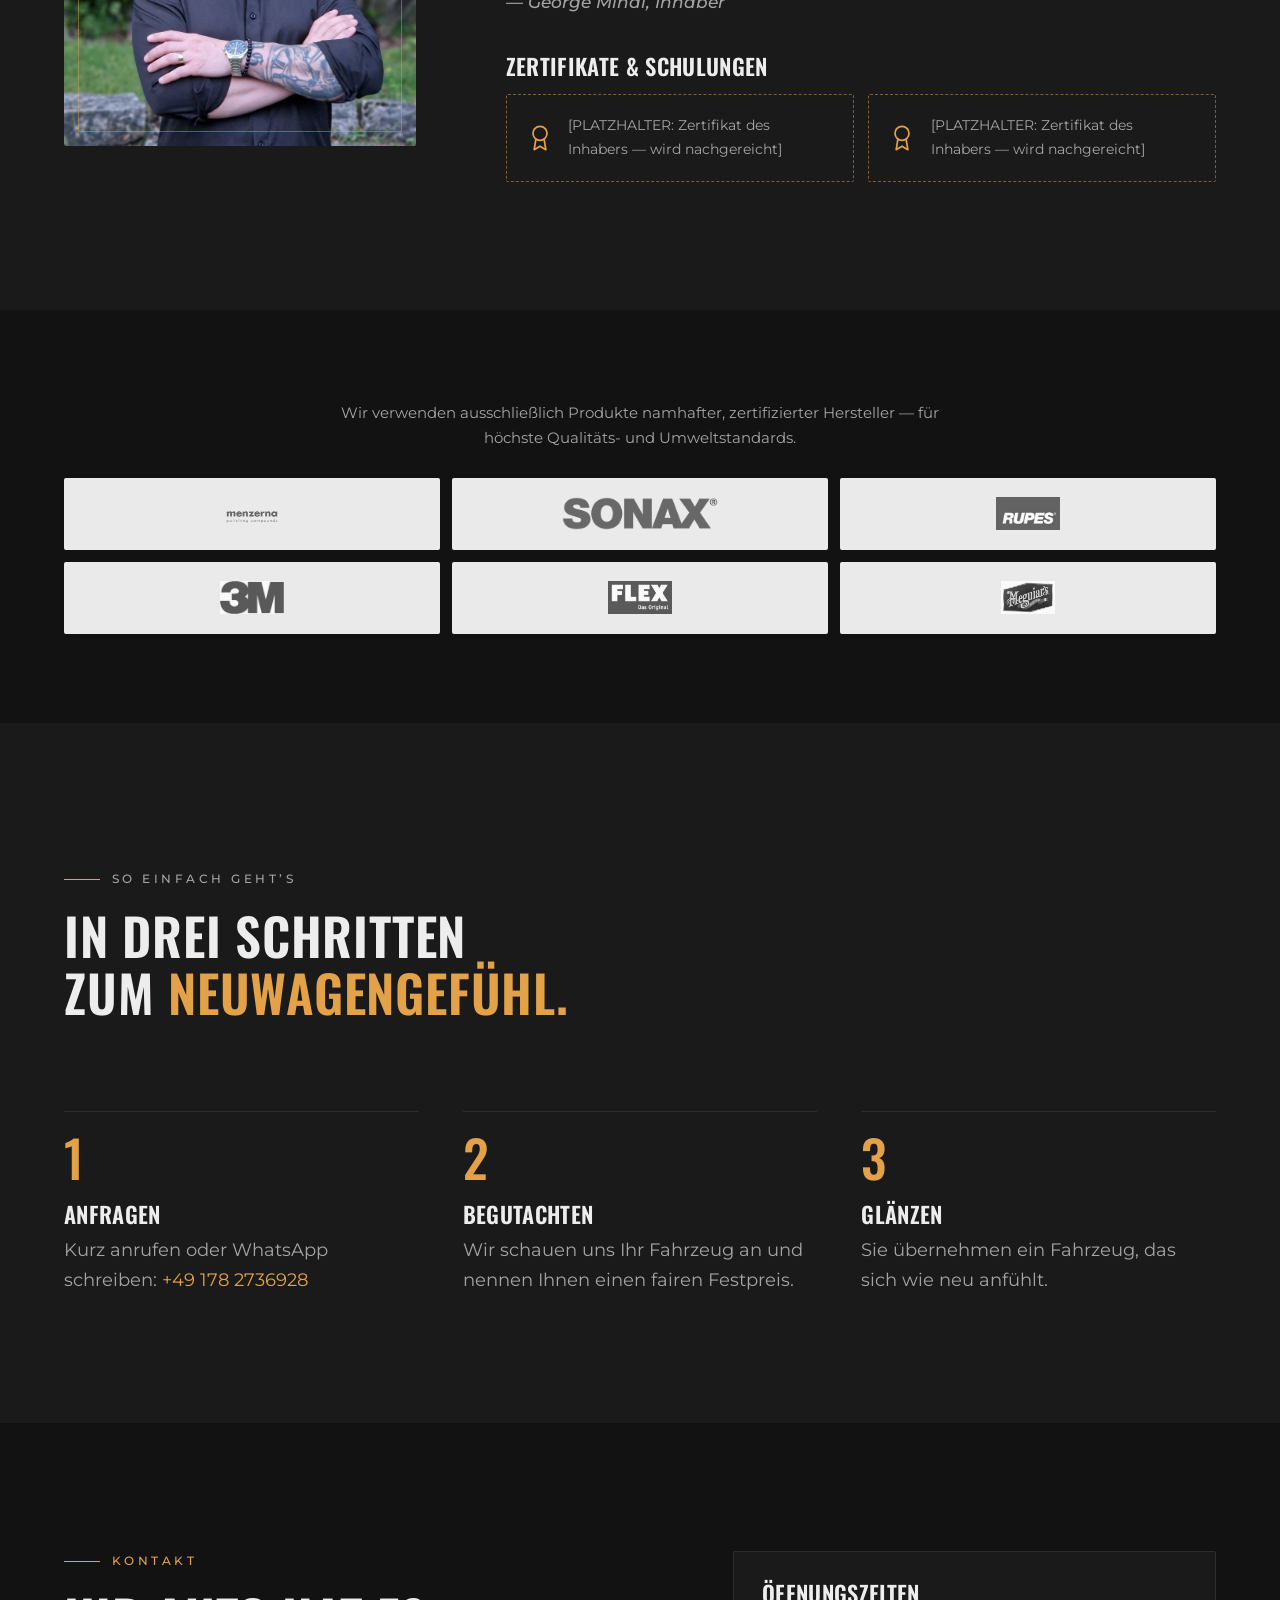
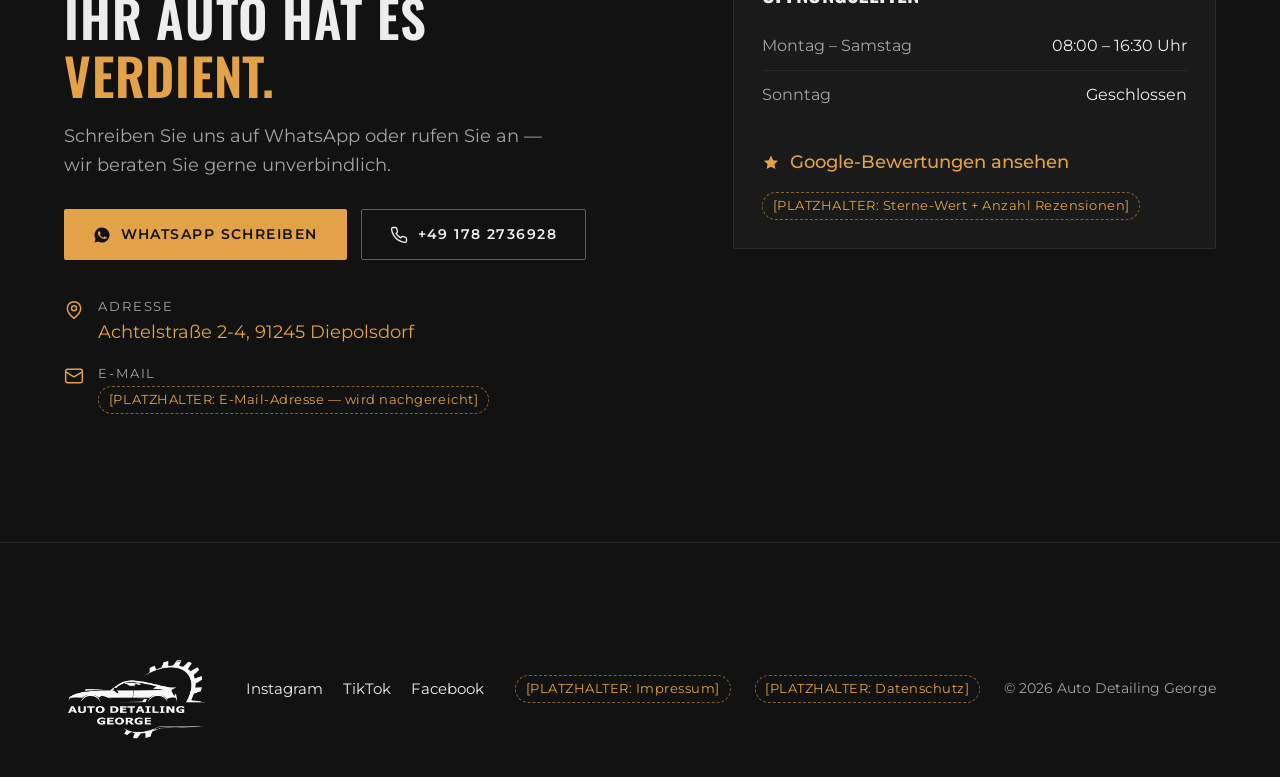
<file: auto-detailing-george-ddqi29/index.html>
<!DOCTYPE html>
<html lang="de">
<head>
    <meta name="robots" content="noindex,nofollow" />
  <meta charset="UTF-8">
  <meta name="viewport" content="width=device-width, initial-scale=1">
  <title>Auto Detailing George — Professionelle Fahrzeugaufbereitung in der Region Nürnberg</title>
  <meta name="description" content="Auto Detailing George: Innenraumreinigung, Außenreinigung, Dampfreinigung, Lederreinigung und Motorraumpflege in Diepolsdorf bei Nürnberg. Perfektion. Bis ins Detail.">
  <meta name="theme-color" content="#121212">
  <link rel="preconnect" href="https://fonts.googleapis.com">
  <link rel="preconnect" href="https://fonts.gstatic.com" crossorigin>
  <link href="https://fonts.googleapis.com/css2?family=Montserrat:ital,wght@0,300;0,400;0,500;0,600;1,400;1,500&family=Oswald:wght@400;500;600;700&display=swap" rel="stylesheet">
  <link rel="stylesheet" href="styles.css">
</head>
<body>
  <a class="skip-link" href="#main">Zum Inhalt springen</a>

  <!-- ===================== Navigation ===================== -->
  <header class="nav" id="nav">
    <div class="wrap nav__inner">
      <a class="nav__logo" href="#top" aria-label="Auto Detailing George — zum Seitenanfang">
        <span class="nav__wordmark">Auto Detailing <em>George</em></span>
      </a>

      <nav aria-label="Hauptnavigation">
        <ul class="nav__links">
          <li><a href="#leistungen">Leistungen</a></li>
          <li><a href="#ergebnisse">Ergebnisse</a></li>
          <li><a href="#ueber">Über George</a></li>
          <li><a href="#kontakt">Kontakt</a></li>
          <li>
            <a class="btn btn--gold" href="https://wa.me/491782736928?text=Hallo%2C%20ich%20interessiere%20mich%20f%C3%BCr%20eine%20Fahrzeugaufbereitung.">
              Termin anfragen
            </a>
          </li>
        </ul>
      </nav>

      <button class="nav__burger" type="button" aria-expanded="false" aria-controls="nav-panel" aria-label="Menü öffnen">
        <span></span><span></span><span></span>
      </button>
    </div>

    <div class="nav__panel" id="nav-panel">
      <nav aria-label="Mobile Navigation">
        <ul>
          <li><a href="#leistungen">Leistungen</a></li>
          <li><a href="#ergebnisse">Ergebnisse</a></li>
          <li><a href="#ueber">Über George</a></li>
          <li><a href="#kontakt">Kontakt</a></li>
        </ul>
        <a class="btn btn--gold" href="https://wa.me/491782736928?text=Hallo%2C%20ich%20interessiere%20mich%20f%C3%BCr%20eine%20Fahrzeugaufbereitung.">
          Termin anfragen
        </a>
      </nav>
    </div>
  </header>

  <main id="main">
    <!-- ===================== Hero ===================== -->
    <section class="hero" id="top">
      <div class="hero__media" aria-hidden="true">
        <img src="assets/hero-ferrari.jpg" alt="" width="1536" height="2048" fetchpriority="high">
      </div>
      <div class="wrap hero__content">
        <p class="eyebrow">Fahrzeugaufbereitung · Region Nürnberg</p>
        <h1>Perfektion. Bis ins <span class="gold-i">Detail.</span></h1>
        <p class="hero__sub">Professionelle Fahrzeugaufbereitung in der Region Nürnberg —
          für alle, die ihr Auto nicht nur fahren, sondern lieben.</p>
        <div class="hero__cta">
          <a class="btn btn--gold" href="https://wa.me/491782736928?text=Hallo%2C%20ich%20interessiere%20mich%20f%C3%BCr%20eine%20Fahrzeugaufbereitung.">
            <svg width="18" height="18" viewBox="0 0 24 24" fill="currentColor" aria-hidden="true"><path d="M12 2a10 10 0 0 0-8.6 15.1L2 22l5.1-1.3A10 10 0 1 0 12 2Zm5.4 14.1c-.2.6-1.3 1.2-1.8 1.2-.5.1-1 .2-3.3-.7-2.8-1.1-4.6-4-4.7-4.2-.1-.2-1.1-1.5-1.1-2.9s.7-2 1-2.3c.2-.3.5-.3.7-.3h.5c.2 0 .4 0 .6.5l.9 2.1c.1.2.1.4 0 .6l-.4.6-.4.5c-.1.1-.3.3-.1.6.2.3.8 1.3 1.7 2.1 1.2 1.1 2.2 1.4 2.5 1.5.3.1.5.1.7-.1l1-1.2c.2-.3.4-.2.7-.1l2.1 1c.3.2.5.3.6.4.1.2.1.9-.2 1.7Z"/></svg>
            Termin anfragen
          </a>
          <a class="btn btn--ghost" href="#ergebnisse">Ergebnisse ansehen</a>
        </div>
        <ul class="hero__trust">
          <li>Region Nürnberg</li>
          <li>Autohäuser, Leasingfirmen &amp; Privatkunden</li>
          <li>Zertifizierte Markenprodukte</li>
        </ul>
      </div>
    </section>

    <!-- ===================== Leistungen ===================== -->
    <section class="section" id="leistungen">
      <div class="wrap">
        <div class="section-head reveal">
          <p class="eyebrow">Leistungen</p>
          <h2>Ihr Fahrzeug bekommt die Behandlung, die es <span class="gold-i">verdient.</span></h2>
          <p>Von der gründlichen Innenraumreinigung bis zur kompletten Aufbereitung —
            jede Arbeit wird von Hand ausgeführt, mit Produkten zertifizierter Markenhersteller.</p>
        </div>

        <article class="service reveal">
          <div class="service__media">
            <img src="assets/svc-innenraum.jpg" alt="Frisch aufbereiteter BMW-Innenraum mit Lederausstattung" loading="lazy" width="1000" height="1333">
          </div>
          <div class="service__body">
            <span class="service__index">01</span>
            <h3>Innenraumreinigung</h3>
            <p>Tiefenreinigung von Polstern, Teppichen und Verkleidungen.
              Ihr Innenraum riecht und wirkt wie am ersten Tag.</p>
          </div>
        </article>

        <article class="service service--flip reveal">
          <div class="service__media">
            <img src="assets/svc-aussen.jpg" alt="Schwarzer Audi mit tiefem, spiegelndem Lackglanz nach der Außenaufbereitung" loading="lazy" width="1000" height="1333">
          </div>
          <div class="service__body">
            <span class="service__index">02</span>
            <h3>Außenreinigung</h3>
            <p>Schonende Handwäsche und Lackpflege für einen tiefen,
              gleichmäßigen Glanz.</p>
          </div>
        </article>

        <article class="service reveal">
          <div class="service__media">
            <img src="assets/svc-dampf.jpg" alt="Sitzbank während der Aufbereitung mit professionellen Pflegeprodukten" loading="lazy" width="1000" height="1333">
          </div>
          <div class="service__body">
            <span class="service__index">03</span>
            <h3>Dampfreinigung</h3>
            <p>Hygienisch rein ohne aggressive Chemie — kraftvoll gegen Schmutz,
              schonend zum Material.</p>
          </div>
        </article>

        <article class="service service--flip reveal">
          <div class="service__media">
            <img src="assets/svc-leder.jpg" alt="Gepflegte schwarz-rote Ledersitze eines Ferrari" loading="lazy" width="1000" height="1333">
          </div>
          <div class="service__body">
            <span class="service__index">04</span>
            <h3>Lederreinigung</h3>
            <p>Reinigung und Pflege, die Leder geschmeidig hält und vor dem
              Austrocknen schützt.</p>
          </div>
        </article>

        <article class="service reveal">
          <div class="service__media">
            <img src="assets/svc-motorraum.jpg" alt="Makellos gepflegter Maserati-Motorraum" loading="lazy" width="1000" height="1333">
          </div>
          <div class="service__body">
            <span class="service__index">05</span>
            <h3>Motorraumpflege</h3>
            <p>Ein gepflegter Motorraum erleichtert Wartung und steigert den
              Wiederverkaufswert.</p>
          </div>
        </article>
      </div>
    </section>

    <!-- ===================== Vorher / Nachher ===================== -->
    <section class="section section--surface" id="ergebnisse">
      <div class="wrap">
        <div class="section-head reveal">
          <p class="eyebrow">Vorher / Nachher</p>
          <h2>Der Unterschied ist kein Zufall. Er ist <span class="gold-i">Handarbeit.</span></h2>
          <p>Ziehen Sie den Regler und sehen Sie selbst, was professionelle
            Aufbereitung ausmacht.</p>
        </div>

        <div class="compare-grid">
          <div class="compare-item reveal">
            <h3>Scheinwerfer-Aufbereitung</h3>
            <div class="compare" data-compare>
              <img src="assets/ba-scheinwerfer-nachher.jpg" alt="Scheinwerfer nach der Aufbereitung: klar und glänzend" loading="lazy" width="1200" height="900">
              <div class="compare__before-wrap">
                <img src="assets/ba-scheinwerfer-vorher.jpg" alt="Scheinwerfer vor der Aufbereitung: matt und vergilbt" loading="lazy" width="1200" height="900">
              </div>
              <div class="compare__divider">
                <span class="compare__handle">
                  <svg width="18" height="18" viewBox="0 0 24 24" fill="none" stroke="currentColor" stroke-width="2.2" stroke-linecap="round" stroke-linejoin="round" aria-hidden="true"><path d="m9 6-6 6 6 6"/><path d="m15 6 6 6-6 6"/></svg>
                </span>
              </div>
              <span class="compare__badge compare__badge--before">Vorher</span>
              <span class="compare__badge compare__badge--after">Nachher</span>
              <input class="compare__range" type="range" min="0" max="100" value="50" step="1" aria-label="Vorher/Nachher-Vergleich Scheinwerfer: Regler nach links für Nachher, nach rechts für Vorher">
            </div>
          </div>

          <div class="compare-grid compare-grid--pair">
            <div class="compare-item reveal">
              <h3>Motorraumpflege</h3>
              <div class="compare compare--portrait" data-compare>
                <img src="assets/ba-motorraum-nachher.jpg" alt="BMW-Motorraum nach der Aufbereitung: sauber und gepflegt" loading="lazy" width="1200" height="1600">
                <div class="compare__before-wrap">
                  <img src="assets/ba-motorraum-vorher.jpg" alt="BMW-Motorraum vor der Aufbereitung: verstaubt und verschmutzt" loading="lazy" width="1200" height="1600">
                </div>
                <div class="compare__divider">
                  <span class="compare__handle">
                    <svg width="18" height="18" viewBox="0 0 24 24" fill="none" stroke="currentColor" stroke-width="2.2" stroke-linecap="round" stroke-linejoin="round" aria-hidden="true"><path d="m9 6-6 6 6 6"/><path d="m15 6 6 6-6 6"/></svg>
                  </span>
                </div>
                <span class="compare__badge compare__badge--before">Vorher</span>
                <span class="compare__badge compare__badge--after">Nachher</span>
                <input class="compare__range" type="range" min="0" max="100" value="50" step="1" aria-label="Vorher/Nachher-Vergleich Motorraum: Regler nach links für Nachher, nach rechts für Vorher">
              </div>
            </div>

            <div class="compare-item reveal">
              <h3>Innenraum-Tiefenreinigung</h3>
              <div class="compare compare--portrait" data-compare>
                <img src="assets/ba-innenraum-nachher.jpg" alt="Transporter-Innenraum nach der Reinigung: sauberer Fußraum und gepflegte Sitze" loading="lazy" width="1200" height="1600">
                <div class="compare__before-wrap">
                  <img src="assets/ba-innenraum-vorher.jpg" alt="Transporter-Fußraum vor der Reinigung: stark verschmutzte Pedale und Matten" loading="lazy" width="1200" height="1600">
                </div>
                <div class="compare__divider">
                  <span class="compare__handle">
                    <svg width="18" height="18" viewBox="0 0 24 24" fill="none" stroke="currentColor" stroke-width="2.2" stroke-linecap="round" stroke-linejoin="round" aria-hidden="true"><path d="m9 6-6 6 6 6"/><path d="m15 6 6 6-6 6"/></svg>
                  </span>
                </div>
                <span class="compare__badge compare__badge--before">Vorher</span>
                <span class="compare__badge compare__badge--after">Nachher</span>
                <input class="compare__range" type="range" min="0" max="100" value="50" step="1" aria-label="Vorher/Nachher-Vergleich Innenraum: Regler nach links für Nachher, nach rechts für Vorher">
              </div>
            </div>
          </div>
        </div>

        <p class="compare-note reveal">Alle Aufnahmen zeigen echte Kundenfahrzeuge aus unserer Werkstatt.</p>
      </div>
    </section>

    <!-- ===================== Galerie ===================== -->
    <section class="section" id="galerie" aria-label="Galerie">
      <div class="wrap">
        <div class="section-head reveal">
          <p class="eyebrow">Ergebnisse</p>
          <h2>Arbeiten, die für sich <span class="gold-i">sprechen.</span></h2>
        </div>

        <div class="gallery reveal">
          <figure class="gallery__item">
            <img src="assets/gal-ferrari-heck.jpg" alt="Roter Ferrari F12 nach der Aufbereitung in der Werkstatt" loading="lazy" width="1000" height="1333">
            <figcaption class="gallery__caption">Ferrari F12 — Komplettaufbereitung</figcaption>
          </figure>
          <figure class="gallery__item">
            <img src="assets/gal-bmw-x7.jpg" alt="Grauer BMW X7 unter der Studiobeleuchtung der Werkstatt" loading="lazy" width="1000" height="1333">
            <figcaption class="gallery__caption">BMW X7 — Außenaufbereitung</figcaption>
          </figure>
          <figure class="gallery__item">
            <img src="assets/gal-audi-front.jpg" alt="Schwarzer Audi A6 mit glänzendem Lack in der Werkstatt" loading="lazy" width="1000" height="1333">
            <figcaption class="gallery__caption">Audi A6 — Lackpflege</figcaption>
          </figure>
          <figure class="gallery__item">
            <img src="assets/gal-ram-front.jpg" alt="Dunkelblauer RAM Pickup frontal unter Hexagon-Beleuchtung" loading="lazy" width="1000" height="1333">
            <figcaption class="gallery__caption">RAM 1500 — Komplettaufbereitung</figcaption>
          </figure>
          <figure class="gallery__item">
            <img src="assets/gal-shifter.jpg" alt="Detailaufnahme einer aufbereiteten BMW-Mittelkonsole mit Kristall-Wählhebel" loading="lazy" width="1000" height="1333">
            <figcaption class="gallery__caption">Interieur-Detail — BMW X7</figcaption>
          </figure>
          <figure class="gallery__item">
            <img src="assets/gal-ferrari-interieur.jpg" alt="Gepflegtes Ferrari-Interieur mit schwarz-roten Sportsitzen" loading="lazy" width="1000" height="1333">
            <figcaption class="gallery__caption">Ferrari — Interieurpflege</figcaption>
          </figure>
          <figure class="gallery__item">
            <img src="assets/gal-rolls-royce.jpg" alt="Weißer Rolls-Royce als geschmückter Hochzeitswagen" loading="lazy" width="1000" height="1047">
            <figcaption class="gallery__caption">Rolls-Royce — Klassiker-Pflege</figcaption>
          </figure>
          <figure class="gallery__item">
            <img src="assets/gal-leder-halb.jpg" alt="Ledersitz halb gereinigt: sichtbarer Unterschied zwischen vorher und nachher" loading="lazy" width="1000" height="1333">
            <figcaption class="gallery__caption">Lederreinigung — halb/halb</figcaption>
          </figure>
          <div class="gallery__video-slot">
            <svg width="40" height="40" viewBox="0 0 24 24" fill="none" stroke="currentColor" stroke-width="1.5" stroke-linecap="round" stroke-linejoin="round" aria-hidden="true"><circle cx="12" cy="12" r="10"/><polygon points="10 8 16 12 10 16 10 8" fill="currentColor" stroke="none"/></svg>
            <span>[PLATZHALTER: Video — wird vom Inhaber nachgereicht. Slot für MP4 oder TikTok-/Instagram-Embed.]</span>
          </div>
          <div class="gallery__video-slot">
            <svg width="40" height="40" viewBox="0 0 24 24" fill="none" stroke="currentColor" stroke-width="1.5" stroke-linecap="round" stroke-linejoin="round" aria-hidden="true"><circle cx="12" cy="12" r="10"/><polygon points="10 8 16 12 10 16 10 8" fill="currentColor" stroke="none"/></svg>
            <span>[PLATZHALTER: Video — wird vom Inhaber nachgereicht. Slot für MP4 oder TikTok-/Instagram-Embed.]</span>
          </div>
        </div>

        <div class="gallery-foot reveal">
          <span>Mehr Ergebnisse täglich auf:</span>
          <a href="https://www.instagram.com/georgeautodetail/" target="_blank" rel="noopener">Instagram @georgeautodetail</a>
          <a href="https://www.tiktok.com/@george.grg77" target="_blank" rel="noopener">TikTok @george.grg77</a>
        </div>
      </div>
    </section>

    <!-- ===================== Über George / Zertifikate ===================== -->
    <section class="section section--surface" id="ueber">
      <div class="wrap about">
        <div class="about__media reveal">
          <img src="assets/george-portrait.jpg" alt="Porträt von George Mihai, Inhaber von Auto Detailing George" loading="lazy" width="900" height="1086">
        </div>
        <div class="about__body reveal">
          <p class="eyebrow">Über George</p>
          <h2>Der Mann hinter dem <span class="gold-i">Glanz.</span></h2>
          <p>George Mihai steht mit seinem Namen für jede Aufbereitung. Autohäuser,
            Leasingfirmen und private Fahrzeugbesitzer in der Region Nürnberg vertrauen
            auf seine Arbeit — weil Ihre Zufriedenheit für uns stets höchste Priorität hat.</p>
          <p class="about__name">— George Mihai, Inhaber</p>

          <div class="certs">
            <h3>Zertifikate &amp; Schulungen</h3>
            <div class="certs__grid">
              <div class="cert-slot">
                <svg width="28" height="28" viewBox="0 0 24 24" fill="none" stroke="currentColor" stroke-width="1.5" stroke-linecap="round" stroke-linejoin="round" aria-hidden="true"><circle cx="12" cy="8" r="6"/><path d="M15.5 13 17 22l-5-3-5 3 1.5-9"/></svg>
                <span>[PLATZHALTER: Zertifikat des Inhabers — wird nachgereicht]</span>
              </div>
              <div class="cert-slot">
                <svg width="28" height="28" viewBox="0 0 24 24" fill="none" stroke="currentColor" stroke-width="1.5" stroke-linecap="round" stroke-linejoin="round" aria-hidden="true"><circle cx="12" cy="8" r="6"/><path d="M15.5 13 17 22l-5-3-5 3 1.5-9"/></svg>
                <span>[PLATZHALTER: Zertifikat des Inhabers — wird nachgereicht]</span>
              </div>
            </div>
          </div>
        </div>
      </div>
    </section>

    <!-- ===================== Marken ===================== -->
    <section class="brands" aria-label="Verwendete Markenprodukte">
      <div class="wrap">
        <p class="reveal">Wir verwenden ausschließlich Produkte namhafter, zertifizierter Hersteller —
          für höchste Qualitäts- und Umweltstandards.</p>
        <ul class="brands__row reveal">
          <li><img src="assets/brand-menzerna.png" alt="Menzerna" width="400" height="210" loading="lazy"></li>
          <li><img src="assets/brand-sonax.png" alt="Sonax" width="396" height="85" loading="lazy"></li>
          <li><img src="assets/brand-rupes.jpg" alt="Rupes" width="380" height="200" loading="lazy"></li>
          <li><img src="assets/brand-3m.jpg" alt="3M" width="300" height="158" loading="lazy"></li>
          <li><img src="assets/brand-flex.jpg" alt="Flex Elektrowerkzeuge" width="221" height="116" loading="lazy"></li>
          <li><img src="assets/brand-meguiars.jpg" alt="Meguiar's" width="400" height="250" loading="lazy"></li>
        </ul>
      </div>
    </section>

    <!-- ===================== Prozess ===================== -->
    <section class="section section--surface" aria-labelledby="prozess-title">
      <div class="wrap">
        <div class="section-head reveal">
          <p class="eyebrow">So einfach geht’s</p>
          <h2 id="prozess-title">In drei Schritten zum <span class="gold-i">Neuwagengefühl.</span></h2>
        </div>
        <div class="steps">
          <div class="step reveal">
            <span class="step__num">1</span>
            <h3>Anfragen</h3>
            <p>Kurz anrufen oder WhatsApp schreiben:
              <a href="tel:+491782736928">+49 178 2736928</a></p>
          </div>
          <div class="step reveal">
            <span class="step__num">2</span>
            <h3>Begutachten</h3>
            <p>Wir schauen uns Ihr Fahrzeug an und nennen Ihnen einen fairen Festpreis.</p>
          </div>
          <div class="step reveal">
            <span class="step__num">3</span>
            <h3>Glänzen</h3>
            <p>Sie übernehmen ein Fahrzeug, das sich wie neu anfühlt.</p>
          </div>
        </div>
      </div>
    </section>

    <!-- ===================== Kontakt ===================== -->
    <section class="section" id="kontakt">
      <div class="wrap contact">
        <div class="reveal">
          <p class="eyebrow">Kontakt</p>
          <h2>Ihr Auto hat es <span class="gold-i">verdient.</span></h2>
          <p class="contact__lead">Schreiben Sie uns auf WhatsApp oder rufen Sie an —
            wir beraten Sie gerne unverbindlich.</p>

          <div class="contact__cta">
            <a class="btn btn--gold" href="https://wa.me/491782736928?text=Hallo%2C%20ich%20interessiere%20mich%20f%C3%BCr%20eine%20Fahrzeugaufbereitung.">
              <svg width="18" height="18" viewBox="0 0 24 24" fill="currentColor" aria-hidden="true"><path d="M12 2a10 10 0 0 0-8.6 15.1L2 22l5.1-1.3A10 10 0 1 0 12 2Zm5.4 14.1c-.2.6-1.3 1.2-1.8 1.2-.5.1-1 .2-3.3-.7-2.8-1.1-4.6-4-4.7-4.2-.1-.2-1.1-1.5-1.1-2.9s.7-2 1-2.3c.2-.3.5-.3.7-.3h.5c.2 0 .4 0 .6.5l.9 2.1c.1.2.1.4 0 .6l-.4.6-.4.5c-.1.1-.3.3-.1.6.2.3.8 1.3 1.7 2.1 1.2 1.1 2.2 1.4 2.5 1.5.3.1.5.1.7-.1l1-1.2c.2-.3.4-.2.7-.1l2.1 1c.3.2.5.3.6.4.1.2.1.9-.2 1.7Z"/></svg>
              WhatsApp schreiben
            </a>
            <a class="btn btn--ghost" href="tel:+491782736928">
              <svg width="18" height="18" viewBox="0 0 24 24" fill="none" stroke="currentColor" stroke-width="1.8" stroke-linecap="round" stroke-linejoin="round" aria-hidden="true"><path d="M22 16.9v3a2 2 0 0 1-2.2 2 19.8 19.8 0 0 1-8.6-3.1 19.5 19.5 0 0 1-6-6A19.8 19.8 0 0 1 2.1 4.2 2 2 0 0 1 4.1 2h3a2 2 0 0 1 2 1.7c.1 1 .4 2 .7 2.9a2 2 0 0 1-.5 2.1L8.1 9.9a16 16 0 0 0 6 6l1.2-1.2a2 2 0 0 1 2.1-.5c.9.3 1.9.6 2.9.7a2 2 0 0 1 1.7 2Z"/></svg>
              +49 178 2736928
            </a>
          </div>

          <ul class="contact__list">
            <li>
              <svg width="20" height="20" viewBox="0 0 24 24" fill="none" stroke="currentColor" stroke-width="1.8" stroke-linecap="round" stroke-linejoin="round" aria-hidden="true"><path d="M20 10c0 6-8 12-8 12s-8-6-8-12a8 8 0 0 1 16 0Z"/><circle cx="12" cy="10" r="3"/></svg>
              <div>
                <span class="contact__label">Adresse</span>
                <a href="https://www.google.com/maps/search/?api=1&amp;query=Achtelstra%C3%9Fe+2-4%2C+91245+Diepolsdorf" target="_blank" rel="noopener">
                  Achtelstraße 2-4, 91245 Diepolsdorf</a>
              </div>
            </li>
            <li>
              <svg width="20" height="20" viewBox="0 0 24 24" fill="none" stroke="currentColor" stroke-width="1.8" stroke-linecap="round" stroke-linejoin="round" aria-hidden="true"><rect x="2" y="4" width="20" height="16" rx="2"/><path d="m22 7-10 6L2 7"/></svg>
              <div>
                <span class="contact__label">E-Mail</span>
                <span class="placeholder-chip">[PLATZHALTER: E-Mail-Adresse — wird nachgereicht]</span>
              </div>
            </li>
          </ul>
        </div>

        <div class="hours reveal">
          <h3>Öffnungszeiten</h3>
          <table>
            <caption class="visually-hidden">Öffnungszeiten von Auto Detailing George</caption>
            <tbody>
              <tr><td>Montag – Samstag</td><td>08:00 – 16:30 Uhr</td></tr>
              <tr><td>Sonntag</td><td>Geschlossen</td></tr>
            </tbody>
          </table>
          <a class="hours__review" target="_blank" rel="noopener" href="https://www.google.com/search?sca_esv=0a7bccaf8b3ce000&amp;rlz=1C1ONGR_deDE1097DE1097&amp;sxsrf=APpeQnsysGOglwei-eBnMvQdvxWpW3iu0w:1783355936594&amp;q=auto+detailing+george&amp;si=APenkKm7iecQ4G6P-TsbSMFKIQtv3EFIqRAFw-i8uEbk55Z-_73RFIvefLTZAHgT_wenX7Fy6Dv-hnlFay7ghctDFW4XVzZLoelddAo6QQSeIOGOfA_cs-g%3D&amp;uds=AJ5uw18DPBJOn80cbboS56WlwpSFYtbtKbs2o0pZhfGC33mTLRdPiDyE8pypVoZwONW9O1YW1a8twDOKPQP6Cq8FsEbERlL1opsPvu6PkhWUK8X1UklFSm-iYfLoG6zfBOMaXgiYvkC7&amp;sa=X&amp;ved=2ahUKEwjB-O7Ivr6VAxUFXvEDHagjPOsQ3PALegQIMBAF&amp;biw=1920&amp;bih=911&amp;dpr=2">
            <svg width="18" height="18" viewBox="0 0 24 24" fill="currentColor" aria-hidden="true"><path d="M12 2l2.9 6.2 6.6.8-4.9 4.6 1.3 6.5L12 16.9 6.1 20l1.3-6.5L2.5 9l6.6-.8L12 2z"/></svg>
            Google-Bewertungen ansehen
          </a>
          <p class="hours__review-note">
            <span class="placeholder-chip">[PLATZHALTER: Sterne-Wert + Anzahl Rezensionen]</span>
          </p>
        </div>
      </div>
    </section>
  </main>

  <!-- ===================== Footer ===================== -->
  <footer class="footer">
    <div class="wrap footer__inner">
      <a class="footer__logo" href="#top" aria-label="Auto Detailing George — zum Seitenanfang">
        <span class="logo-mark">
          <img src="assets/logo-white.png" alt="Auto Detailing George — Logo" width="358" height="278" loading="lazy">
        </span>
      </a>
      <ul class="footer__social">
        <li><a href="https://www.instagram.com/georgeautodetail/" target="_blank" rel="noopener">Instagram</a></li>
        <li><a href="https://www.tiktok.com/@george.grg77" target="_blank" rel="noopener">TikTok</a></li>
        <li><a href="https://www.facebook.com/p/AutoDetailing-George-61557073537080/" target="_blank" rel="noopener">Facebook</a></li>
      </ul>
      <div class="footer__legal">
        <span class="placeholder-chip">[PLATZHALTER: Impressum]</span>
        <span class="placeholder-chip">[PLATZHALTER: Datenschutz]</span>
        <span>© <span id="year">2026</span> Auto Detailing George</span>
      </div>
    </div>
  </footer>

  <!-- ===================== Sticky Mobile-CTA ===================== -->
  <div class="mobile-cta">
    <a class="mobile-cta__call" href="tel:+491782736928">
      <svg width="17" height="17" viewBox="0 0 24 24" fill="none" stroke="currentColor" stroke-width="1.8" stroke-linecap="round" stroke-linejoin="round" aria-hidden="true"><path d="M22 16.9v3a2 2 0 0 1-2.2 2 19.8 19.8 0 0 1-8.6-3.1 19.5 19.5 0 0 1-6-6A19.8 19.8 0 0 1 2.1 4.2 2 2 0 0 1 4.1 2h3a2 2 0 0 1 2 1.7c.1 1 .4 2 .7 2.9a2 2 0 0 1-.5 2.1L8.1 9.9a16 16 0 0 0 6 6l1.2-1.2a2 2 0 0 1 2.1-.5c.9.3 1.9.6 2.9.7a2 2 0 0 1 1.7 2Z"/></svg>
      Anrufen
    </a>
    <a class="mobile-cta__wa" href="https://wa.me/491782736928?text=Hallo%2C%20ich%20interessiere%20mich%20f%C3%BCr%20eine%20Fahrzeugaufbereitung.">
      <svg width="17" height="17" viewBox="0 0 24 24" fill="currentColor" aria-hidden="true"><path d="M12 2a10 10 0 0 0-8.6 15.1L2 22l5.1-1.3A10 10 0 1 0 12 2Zm5.4 14.1c-.2.6-1.3 1.2-1.8 1.2-.5.1-1 .2-3.3-.7-2.8-1.1-4.6-4-4.7-4.2-.1-.2-1.1-1.5-1.1-2.9s.7-2 1-2.3c.2-.3.5-.3.7-.3h.5c.2 0 .4 0 .6.5l.9 2.1c.1.2.1.4 0 .6l-.4.6-.4.5c-.1.1-.3.3-.1.6.2.3.8 1.3 1.7 2.1 1.2 1.1 2.2 1.4 2.5 1.5.3.1.5.1.7-.1l1-1.2c.2-.3.4-.2.7-.1l2.1 1c.3.2.5.3.6.4.1.2.1.9-.2 1.7Z"/></svg>
      WhatsApp
    </a>
  </div>

  <script src="app.js"></script>
</body>
</html>
</file>
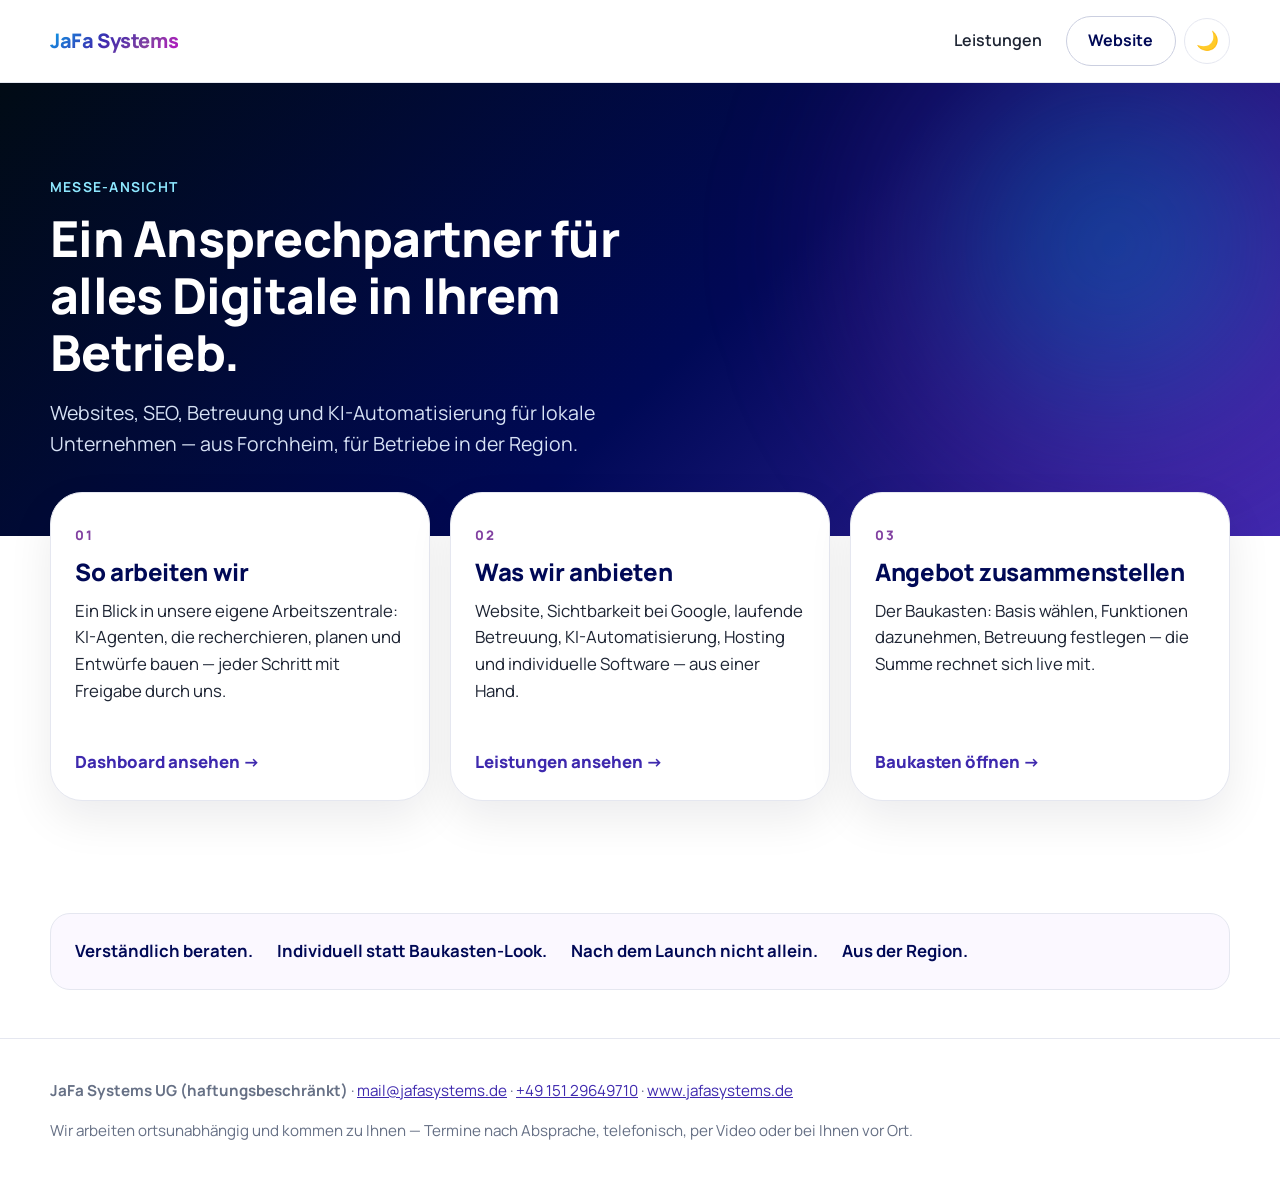
<file: messe/index.html>
<!doctype html>
<html lang="de">
<head>
<meta charset="utf-8">
<meta name="viewport" content="width=device-width, initial-scale=1">
<script>
  /* Farbmodus vor dem ersten Rendern setzen — gleiche Logik wie auf www.jafasystems.de. */
  (function () {
    var choice = null;
    try { choice = localStorage.getItem('jafa-color-mode'); } catch (e) {}
    var dark = choice === 'dark' || (choice !== 'light' && window.matchMedia('(prefers-color-scheme: dark)').matches);
    document.documentElement.dataset.theme = dark ? 'dark' : 'light';
  })();
</script>
<meta name="robots" content="noindex,nofollow">
<title>JaFa Systems – Messe</title>
<meta name="description" content="Messe-Ansicht: Arbeitsweise, Leistungen und Angebots-Baukasten von JaFa Systems.">
<link rel="stylesheet" href="assets/jafa.css">
<style>
  .hero {
    padding: clamp(48px, 7vw, 96px) 0 clamp(40px, 6vw, 80px);
    background: var(--gradient-hero);
    color: #fff;
    position: relative;
    overflow: hidden;
  }
  /* EIN Glow-Moment pro Bereich (Design-Prinzip aus brand-facts) */
  .hero::after {
    content: "";
    position: absolute;
    right: -12%;
    top: -35%;
    width: 60vw;
    height: 60vw;
    max-width: 640px;
    max-height: 640px;
    border-radius: 50%;
    background: radial-gradient(circle, rgba(7,167,236,0.35), rgba(191,15,201,0.12) 55%, transparent 72%);
    filter: blur(60px);
    pointer-events: none;
  }
  .hero > .wrap { position: relative; z-index: 1; }
  .hero h1 { color: #fff; max-width: 18ch; }
  .hero .eyebrow { color: #8ee8ff; }
  .hero p { color: #d7e2f5; font-size: 1.22rem; max-width: 54ch; }

  /* position/z-index nötig: der Hero ist relativ positioniert und würde die
     überlappenden Kacheln sonst überdecken (die Nummern verschwänden). */
  .tiles { position: relative; z-index: 2; margin-top: -44px; padding-bottom: var(--space-16); }

  .tile {
    display: flex;
    flex-direction: column;
    gap: var(--space-3);
    padding: var(--space-8) var(--space-6) var(--space-6);
    background: var(--color-white);
    border: 1px solid var(--color-line);
    border-radius: var(--radius-lg);
    box-shadow: var(--shadow-soft);
    text-decoration: none;
    color: inherit;
    transition: transform 0.18s ease, box-shadow 0.18s ease;
  }
  .tile:active { transform: translateY(2px); }
  @media (hover: hover) { .tile:hover { transform: translateY(-4px); box-shadow: var(--shadow-lift); } }

  .tile-num {
    font-size: 0.82rem;
    font-weight: 800;
    letter-spacing: 0.12em;
    color: var(--color-brand-purple);
  }
  .tile h2 { font-size: 1.5rem; margin-bottom: 0; }
  .tile p { color: var(--color-ink-soft); }
  .tile .go {
    margin-top: auto;
    padding-top: var(--space-4);
    font-weight: 800;
    color: var(--color-brand);
  }

  .claimbar {
    display: flex;
    flex-wrap: wrap;
    gap: var(--space-3) var(--space-6);
    padding: var(--space-6);
    border-radius: var(--radius-md);
    background: var(--color-surface-warm);
    border: 1px solid var(--color-line);
  }
  .claimbar span { font-weight: 700; color: var(--color-brand-strong); }
</style>
</head>
<body>

<header class="site-head">
  <a class="wordmark" href="index.html">JaFa Systems</a>
  <nav class="head-links">
    <a class="btn btn-quiet" href="leistungen/index.html">Leistungen</a>
    <a class="btn btn-ghost" href="https://www.jafasystems.de/" target="_blank" rel="noopener">Website</a>
    <button type="button" class="theme-toggle" data-theme-toggle aria-pressed="false"
            aria-label="Dunkelmodus einschalten" title="Dunkelmodus einschalten">
      <span class="icon-light" aria-hidden="true">🌙</span>
      <span class="icon-dark" aria-hidden="true">☀️</span>
    </button>
  </nav>
</header>

<section class="hero">
  <div class="wrap">
    <span class="eyebrow">Messe-Ansicht</span>
    <h1>Ein Ansprechpartner für alles Digitale in Ihrem Betrieb.</h1>
    <p>
      Websites, SEO, Betreuung und KI-Automatisierung für lokale Unternehmen —
      aus Forchheim, für Betriebe in der Region.
    </p>
  </div>
</section>

<section class="tiles">
  <div class="wrap grid grid-3">

    <a class="tile" href="agent-hub/index.html">
      <span class="tile-num">01</span>
      <h2>So arbeiten wir</h2>
      <p>
        Ein Blick in unsere eigene Arbeitszentrale: KI-Agenten, die recherchieren, planen
        und Entwürfe bauen — jeder Schritt mit Freigabe durch uns.
      </p>
      <span class="go">Dashboard ansehen →</span>
    </a>

    <a class="tile" href="leistungen/index.html">
      <span class="tile-num">02</span>
      <h2>Was wir anbieten</h2>
      <p>
        Website, Sichtbarkeit bei Google, laufende Betreuung, KI-Automatisierung,
        Hosting und individuelle Software — aus einer Hand.
      </p>
      <span class="go">Leistungen ansehen →</span>
    </a>

    <a class="tile" href="../angebots-baukasten/">
      <span class="tile-num">03</span>
      <h2>Angebot zusammenstellen</h2>
      <p>
        Der Baukasten: Basis wählen, Funktionen dazunehmen, Betreuung festlegen —
        die Summe rechnet sich live mit.
      </p>
      <span class="go">Baukasten öffnen →</span>
    </a>

  </div>
</section>

<section class="section-tight">
  <div class="wrap">
    <div class="claimbar">
      <span>Verständlich beraten.</span>
      <span>Individuell statt Baukasten-Look.</span>
      <span>Nach dem Launch nicht allein.</span>
      <span>Aus der Region.</span>
    </div>
  </div>
</section>

<footer class="site-foot">
  <div class="wrap">
    <p>
      <strong>JaFa Systems UG (haftungsbeschränkt)</strong> ·
      <a href="mailto:mail@jafasystems.de">mail@jafasystems.de</a> ·
      <a href="tel:+4915129649710">+49 151 29649710</a> ·
      <a href="https://www.jafasystems.de/" target="_blank" rel="noopener">www.jafasystems.de</a>
    </p>
    <p class="muted">
      Wir arbeiten ortsunabhängig und kommen zu Ihnen — Termine nach Absprache, telefonisch,
      per Video oder bei Ihnen vor Ort.
    </p>
  </div>
</footer>

<script src="assets/theme.js" defer></script>

</body>
</html>
</file>
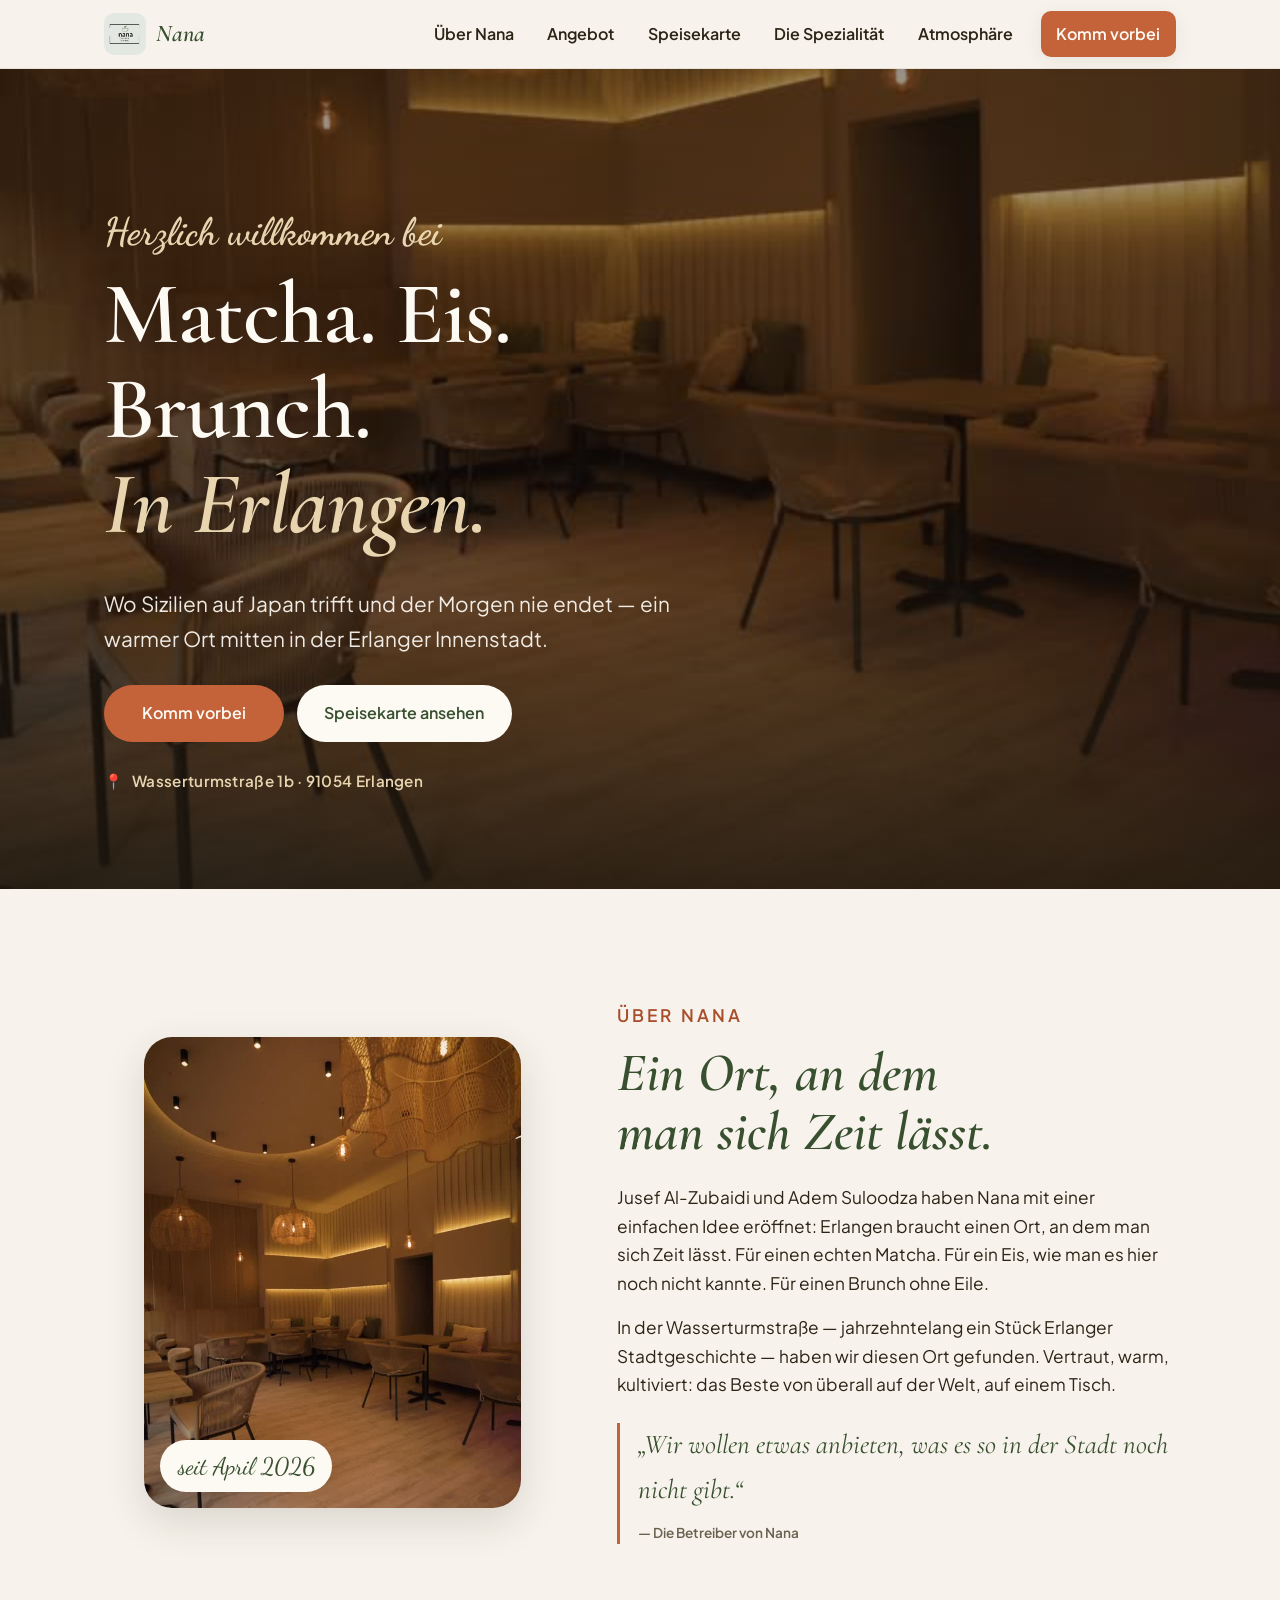
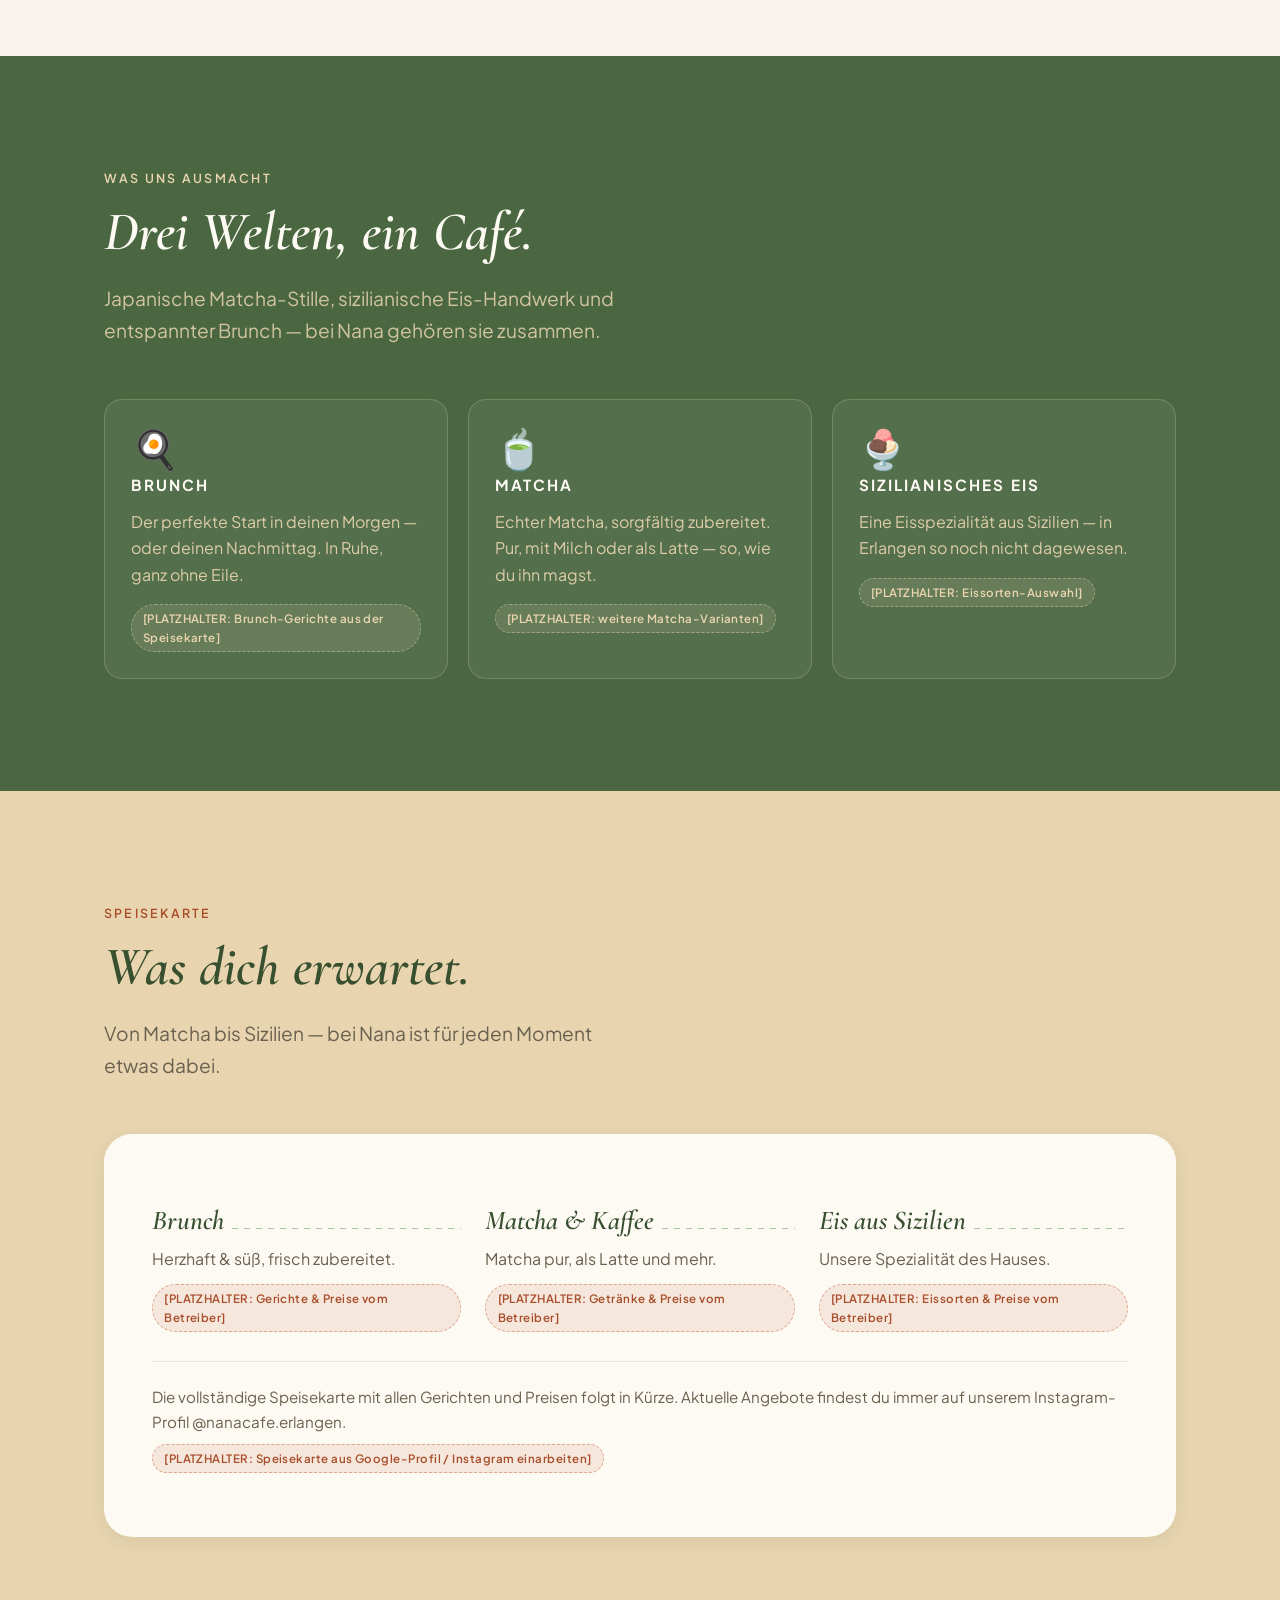
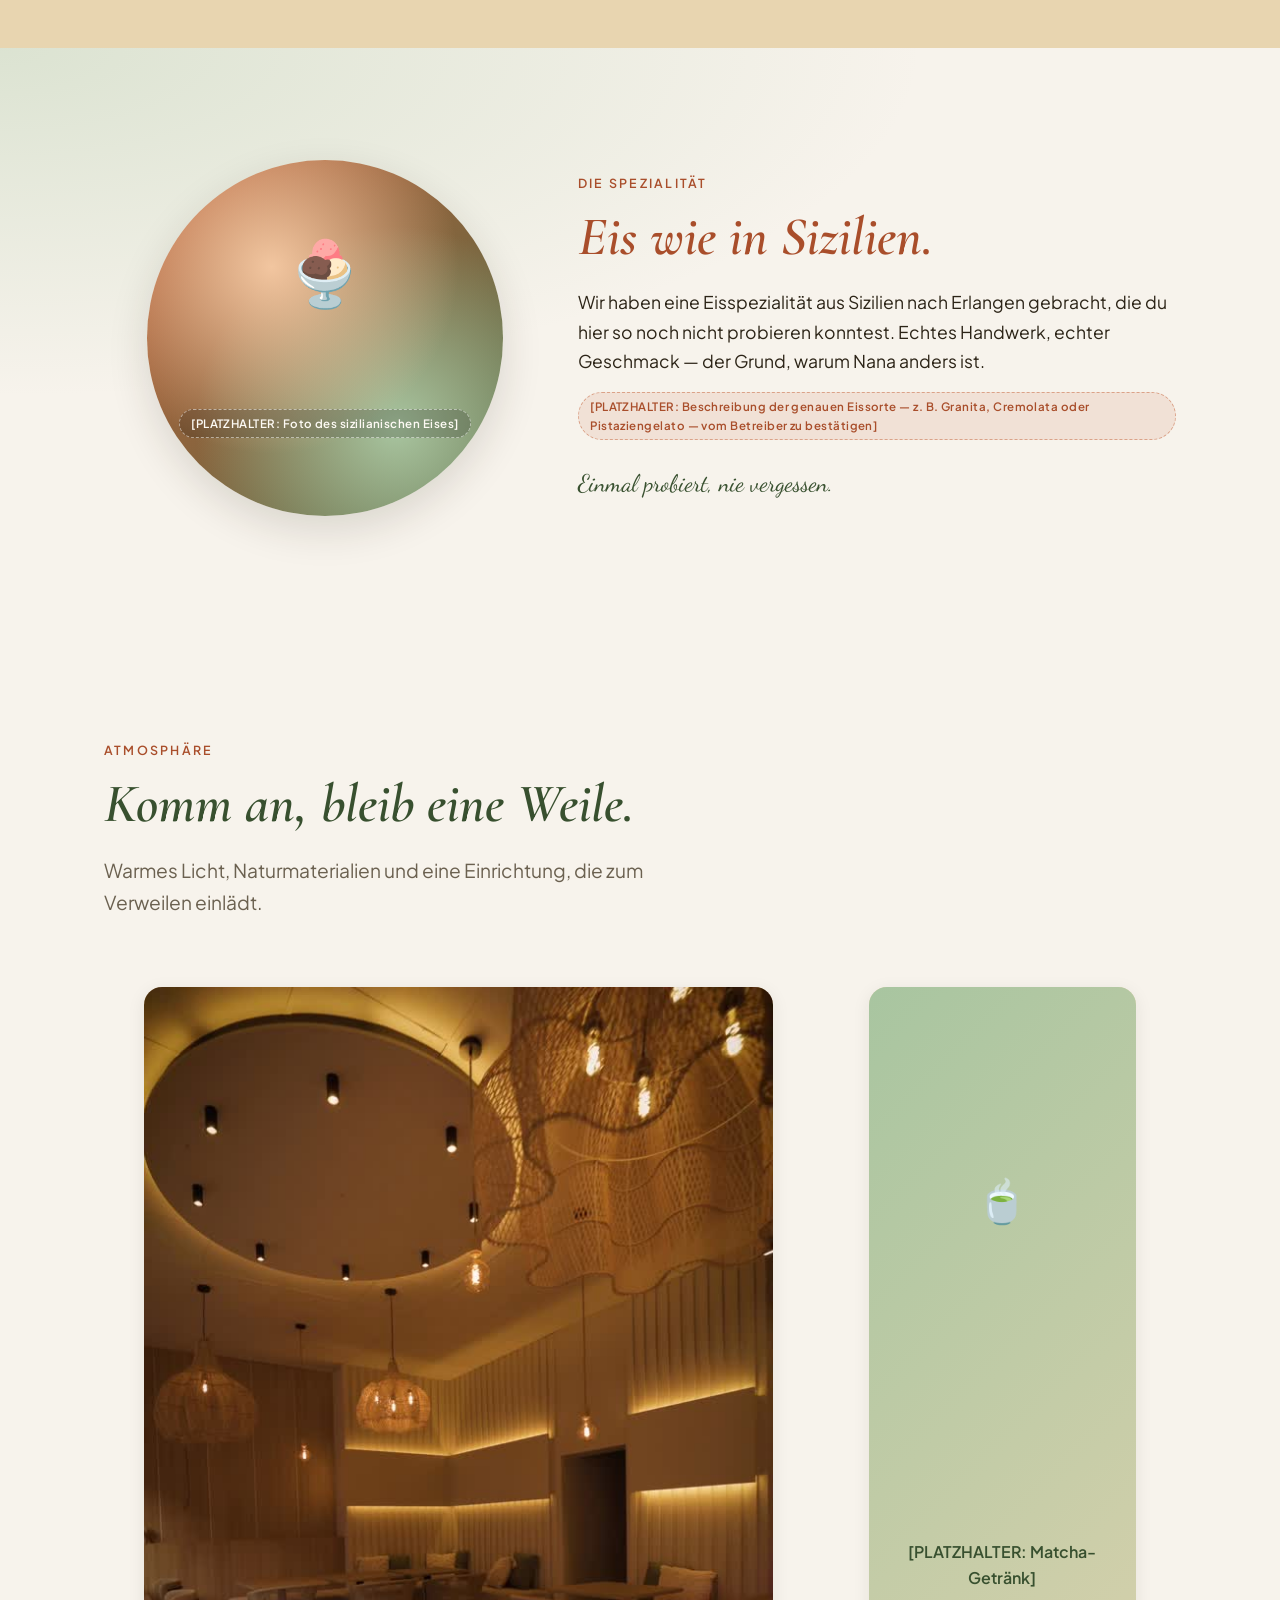
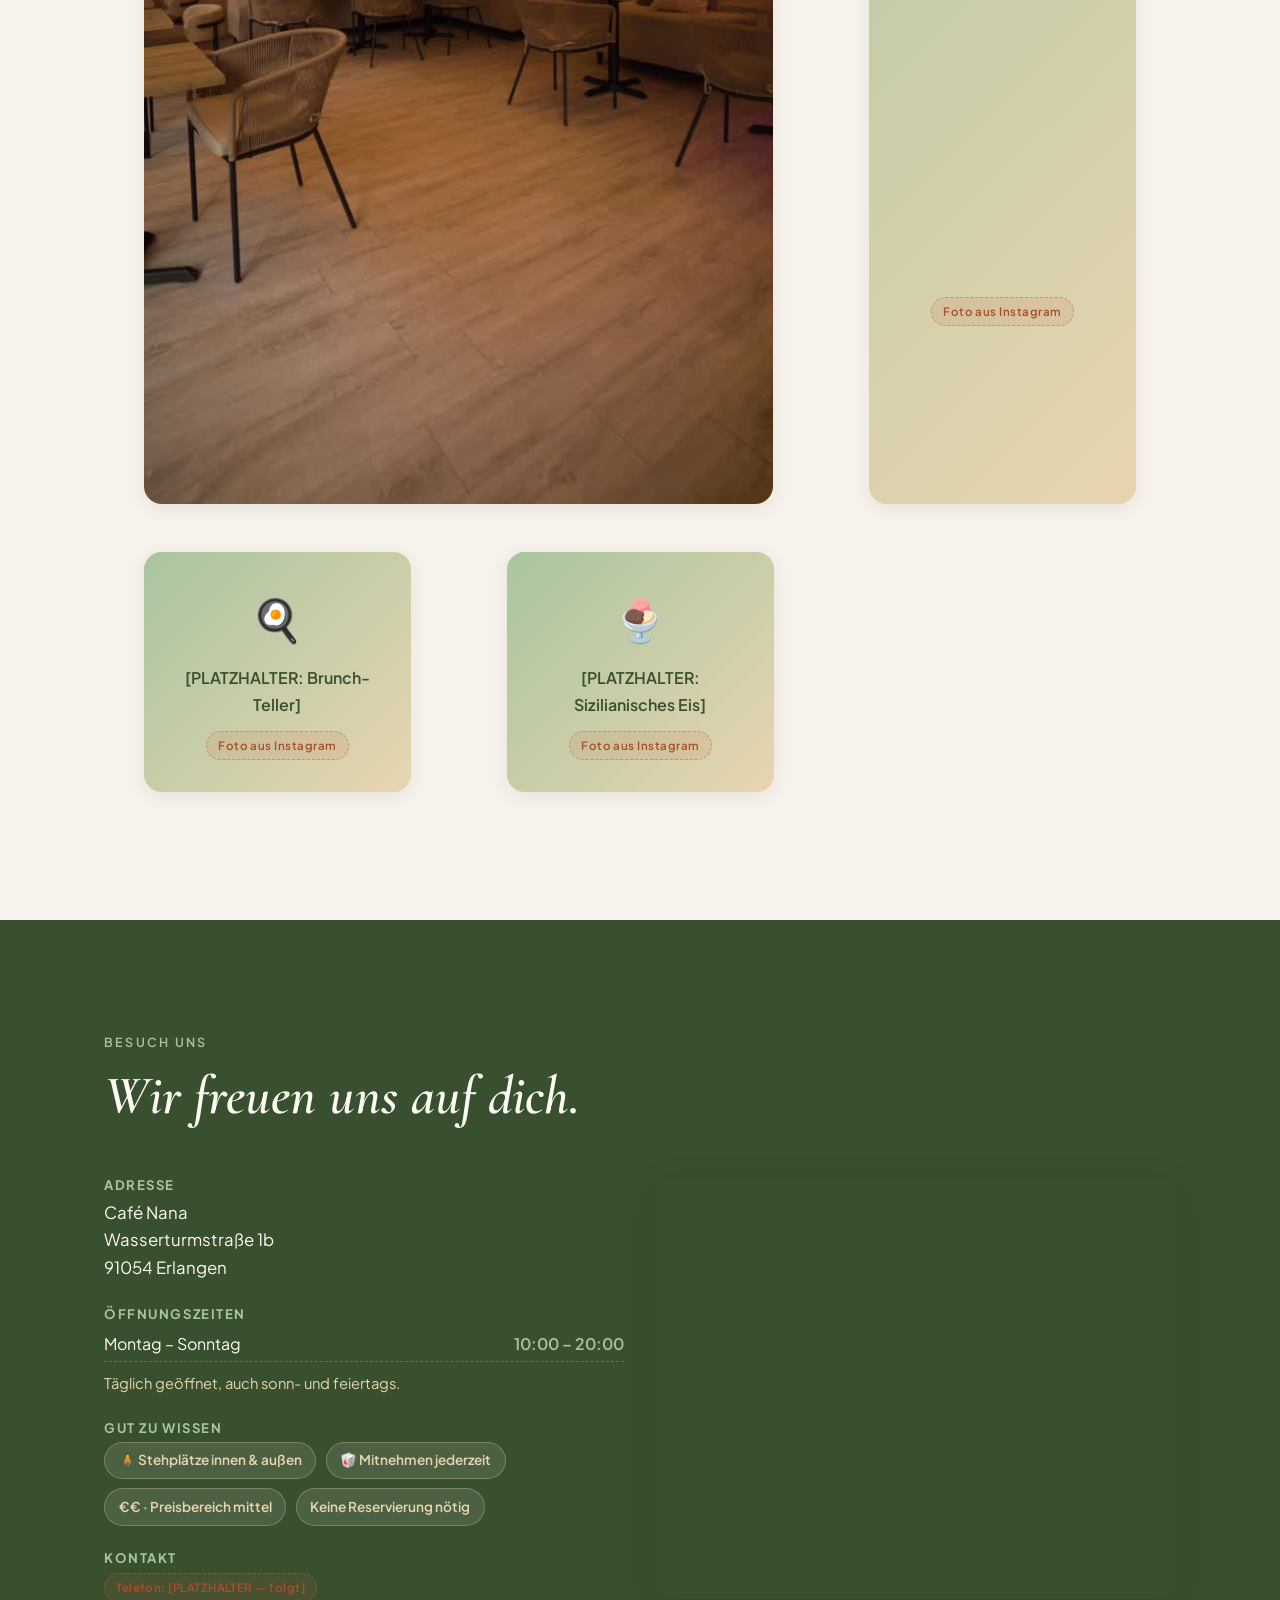
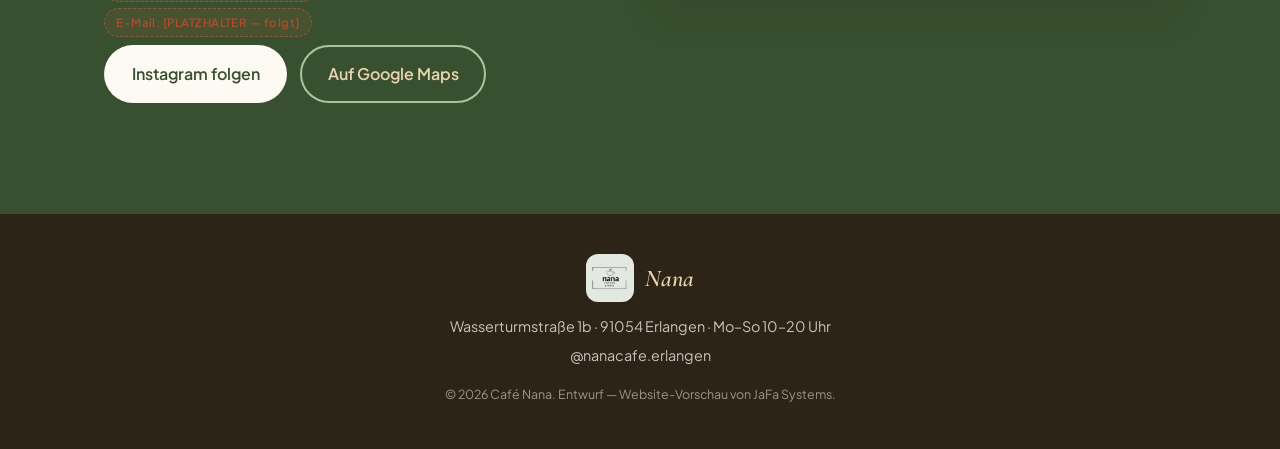
<file: nana-eguiz9/index.html>
<!DOCTYPE html>
<html lang="de">
<head>
    <meta name="robots" content="noindex,nofollow" />
  <meta charset="UTF-8">
  <meta name="viewport" content="width=device-width, initial-scale=1">
  <meta name="theme-color" content="#F7F3EC">
  <meta name="color-scheme" content="light">
  <title>Nana — Café & Bistro in Erlangen · Brunch, Matcha & sizilianisches Eis</title>
  <meta name="description" content="Nana in der Wasserturmstraße 1b, Erlangen: Brunch ohne Eile, echter Matcha und eine sizilianische Eisspezialität. Wo Sizilien auf Japan trifft.">

  <!-- Open Graph -->
  <meta property="og:title" content="Nana — Café & Bistro in Erlangen">
  <meta property="og:description" content="Brunch · Matcha · sizilianisches Eis. Wasserturmstraße 1b, 91054 Erlangen.">
  <meta property="og:type" content="website">
  <meta property="og:image" content="assets/hero.jpg">

  <!-- Fonts -->
  <link rel="preconnect" href="https://fonts.googleapis.com">
  <link rel="preconnect" href="https://fonts.gstatic.com" crossorigin>
  <link href="https://fonts.googleapis.com/css2?family=Cormorant+Garamond:ital,wght@0,400;0,600;1,400;1,600&family=Plus+Jakarta+Sans:wght@400;600;700&family=Dancing+Script:wght@700&display=swap" rel="stylesheet">

  <link rel="stylesheet" href="styles.css">
  <link rel="icon" href="assets/logo.jpg">
</head>
<body>

  <a class="skip-link" href="#top">Zum Inhalt springen</a>

  <!-- ============ Header ============ -->
  <header class="site-header">
    <div class="container nav">
      <a class="brand" href="#top" aria-label="Nana — Startseite">
        <img src="assets/logo.jpg" alt="Logo von Nana — Café & More" width="150" height="150">
        <span>Nana</span>
      </a>

      <button class="nav__toggle" id="navToggle" aria-label="Menü öffnen" aria-expanded="false" aria-controls="navMenu">
        <span></span><span></span><span></span>
      </button>

      <nav class="nav__menu" id="navMenu" aria-label="Hauptnavigation">
        <a href="#about">Über Nana</a>
        <a href="#pillars">Angebot</a>
        <a href="#menu">Speisekarte</a>
        <a href="#special">Die Spezialität</a>
        <a href="#gallery">Atmosphäre</a>
        <a class="btn btn--primary" href="#visit">Komm vorbei</a>
      </nav>
    </div>
  </header>

  <main id="top">

    <!-- ============ Hero ============ -->
    <section class="hero" aria-label="Willkommen bei Nana">
      <img class="hero__bg" src="assets/hero.jpg" alt="Warmer, einladender Innenraum von Nana mit Rattan-Pendelleuchten und gemütlicher Bestuhlung" width="1080" height="1920" fetchpriority="high">
      <div class="container hero__inner">
        <span class="script">Herzlich willkommen bei</span>
        <h1>Matcha. Eis. Brunch.<br><em>In Erlangen.</em></h1>
        <p class="hero__sub">Wo Sizilien auf Japan trifft und der Morgen nie endet — ein warmer Ort mitten in der Erlanger Innenstadt.</p>
        <div class="hero__actions">
          <a class="btn btn--primary" href="#visit">Komm vorbei</a>
          <a class="btn btn--light" href="#menu">Speisekarte ansehen</a>
        </div>
        <p class="hero__address">
          <span aria-hidden="true">📍</span>
          Wasserturmstraße 1b · 91054 Erlangen
        </p>
      </div>
    </section>

    <!-- ============ Über Nana ============ -->
    <section class="section about" id="about">
      <div class="container about__grid">
        <figure class="about__media reveal">
          <img src="assets/interieur.jpg" alt="Gemütlicher Gastraum von Nana mit warmem Licht, Naturholz und geflochtenen Leuchten" width="1080" height="1920" loading="lazy">
          <figcaption class="about__badge">seit April 2026</figcaption>
        </figure>

        <div class="about__text reveal">
          <p class="eyebrow">Über Nana</p>
          <h2 class="section-title">Ein Ort, an dem man sich Zeit lässt.</h2>
          <p>Jusef Al-Zubaidi und Adem Suloodza haben Nana mit einer einfachen Idee eröffnet: Erlangen braucht einen Ort, an dem man sich Zeit lässt. Für einen echten Matcha. Für ein Eis, wie man es hier noch nicht kannte. Für einen Brunch ohne Eile.</p>
          <p>In der Wasserturmstraße — jahrzehntelang ein Stück Erlanger Stadtgeschichte — haben wir diesen Ort gefunden. Vertraut, warm, kultiviert: das Beste von überall auf der Welt, auf einem Tisch.</p>
          <blockquote class="about__quote">
            „Wir wollen etwas anbieten, was es so in der Stadt noch nicht gibt.“
            <cite>— Die Betreiber von Nana</cite>
          </blockquote>
        </div>
      </div>
    </section>

    <!-- ============ Was uns ausmacht ============ -->
    <section class="section pillars" id="pillars">
      <div class="container">
        <div class="section__head reveal">
          <p class="eyebrow" style="color: var(--color-secondary)">Was uns ausmacht</p>
          <h2 class="section-title">Drei Welten, ein Café.</h2>
          <p class="lead">Japanische Matcha-Stille, sizilianische Eis-Handwerk und entspannter Brunch — bei Nana gehören sie zusammen.</p>
        </div>

        <div class="pillars__grid">
          <article class="pillar reveal">
            <span class="pillar__icon" aria-hidden="true">🍳</span>
            <h3>Brunch</h3>
            <p>Der perfekte Start in deinen Morgen — oder deinen Nachmittag. In Ruhe, ganz ohne Eile.</p>
            <span class="placeholder-tag">[PLATZHALTER: Brunch-Gerichte aus der Speisekarte]</span>
          </article>

          <article class="pillar reveal">
            <span class="pillar__icon" aria-hidden="true">🍵</span>
            <h3>Matcha</h3>
            <p>Echter Matcha, sorgfältig zubereitet. Pur, mit Milch oder als Latte — so, wie du ihn magst.</p>
            <span class="placeholder-tag">[PLATZHALTER: weitere Matcha-Varianten]</span>
          </article>

          <article class="pillar reveal">
            <span class="pillar__icon" aria-hidden="true">🍨</span>
            <h3>Sizilianisches Eis</h3>
            <p>Eine Eisspezialität aus Sizilien — in Erlangen so noch nicht dagewesen.</p>
            <span class="placeholder-tag">[PLATZHALTER: Eissorten-Auswahl]</span>
          </article>
        </div>
      </div>
    </section>

    <!-- ============ Speisekarte ============ -->
    <section class="section menu" id="menu">
      <div class="container">
        <div class="section__head reveal">
          <p class="eyebrow">Speisekarte</p>
          <h2 class="section-title">Was dich erwartet.</h2>
          <p class="lead">Von Matcha bis Sizilien — bei Nana ist für jeden Moment etwas dabei.</p>
        </div>

        <div class="menu__card reveal">
          <div class="menu__cats">
            <div class="menu__cat">
              <h3>Brunch</h3>
              <p>Herzhaft & süß, frisch zubereitet.</p>
              <span class="placeholder-tag">[PLATZHALTER: Gerichte & Preise vom Betreiber]</span>
            </div>
            <div class="menu__cat">
              <h3>Matcha & Kaffee</h3>
              <p>Matcha pur, als Latte und mehr.</p>
              <span class="placeholder-tag">[PLATZHALTER: Getränke & Preise vom Betreiber]</span>
            </div>
            <div class="menu__cat">
              <h3>Eis aus Sizilien</h3>
              <p>Unsere Spezialität des Hauses.</p>
              <span class="placeholder-tag">[PLATZHALTER: Eissorten & Preise vom Betreiber]</span>
            </div>
          </div>
          <p class="menu__note">
            Die vollständige Speisekarte mit allen Gerichten und Preisen folgt in Kürze.
            Aktuelle Angebote findest du immer auf unserem Instagram-Profil
            <a href="https://www.instagram.com/nanacafe.erlangen/" target="_blank" rel="noopener">@nanacafe.erlangen</a>.
            <br><span class="placeholder-tag" style="margin-top:.6rem">[PLATZHALTER: Speisekarte aus Google-Profil / Instagram einarbeiten]</span>
          </p>
        </div>
      </div>
    </section>

    <!-- ============ Die Spezialität ============ -->
    <section class="section special" id="special">
      <div class="container special__grid">
        <div class="special__art reveal" role="img" aria-label="Symbolbild für die sizilianische Eisspezialität — Foto folgt">
          <span class="scoop" aria-hidden="true">🍨</span>
          <span class="placeholder-tag">[PLATZHALTER: Foto des sizilianischen Eises]</span>
        </div>
        <div class="special__body reveal">
          <p class="eyebrow">Die Spezialität</p>
          <h2 class="section-title">Eis wie in Sizilien.</h2>
          <p>Wir haben eine Eisspezialität aus Sizilien nach Erlangen gebracht, die du hier so noch nicht probieren konntest. Echtes Handwerk, echter Geschmack — der Grund, warum Nana anders ist.</p>
          <p><span class="placeholder-tag">[PLATZHALTER: Beschreibung der genauen Eissorte — z. B. Granita, Cremolata oder Pistaziengelato — vom Betreiber zu bestätigen]</span></p>
          <blockquote>Einmal probiert, nie vergessen.</blockquote>
        </div>
      </div>
    </section>

    <!-- ============ Galerie / Atmosphäre ============ -->
    <section class="section gallery" id="gallery">
      <div class="container">
        <div class="section__head reveal">
          <p class="eyebrow">Atmosphäre</p>
          <h2 class="section-title">Komm an, bleib eine Weile.</h2>
          <p class="lead">Warmes Licht, Naturmaterialien und eine Einrichtung, die zum Verweilen einlädt.</p>
        </div>

        <div class="gallery__grid">
          <figure class="gallery__item gallery__item--wide reveal">
            <img src="assets/interieur.jpg" alt="Innenraum von Nana mit geflochtenen Pendelleuchten, warmem indirektem Licht und gemütlicher Sitzecke" width="1080" height="1080" loading="lazy">
          </figure>
          <figure class="gallery__item reveal">
            <div class="gallery__ph">
              <span class="ph-emoji" aria-hidden="true">🍵</span>
              <p>[PLATZHALTER: Matcha-Getränk]</p>
              <span class="placeholder-tag">Foto aus Instagram</span>
            </div>
          </figure>
          <figure class="gallery__item reveal">
            <div class="gallery__ph">
              <span class="ph-emoji" aria-hidden="true">🍳</span>
              <p>[PLATZHALTER: Brunch-Teller]</p>
              <span class="placeholder-tag">Foto aus Instagram</span>
            </div>
          </figure>
          <figure class="gallery__item reveal">
            <div class="gallery__ph">
              <span class="ph-emoji" aria-hidden="true">🍨</span>
              <p>[PLATZHALTER: Sizilianisches Eis]</p>
              <span class="placeholder-tag">Foto aus Instagram</span>
            </div>
          </figure>
        </div>
      </div>
    </section>

    <!-- ============ Besuch uns ============ -->
    <section class="section visit" id="visit">
      <div class="container">
        <div class="section__head reveal">
          <p class="eyebrow" style="color: var(--color-highlight)">Besuch uns</p>
          <h2 class="section-title">Wir freuen uns auf dich.</h2>
        </div>

        <div class="visit__grid">
          <div class="visit__info reveal">
            <div class="visit__block">
              <h3>Adresse</h3>
              <p>
                Café Nana<br>
                Wasserturmstraße 1b<br>
                91054 Erlangen
              </p>
            </div>

            <div class="visit__block">
              <h3>Öffnungszeiten</h3>
              <ul class="hours">
                <li><span>Montag – Sonntag</span><span>10:00 – 20:00</span></li>
              </ul>
              <p style="margin-top:.6rem; font-size:.92rem; color: var(--color-secondary)">Täglich geöffnet, auch sonn- und feiertags.</p>
            </div>

            <div class="visit__block">
              <h3>Gut zu wissen</h3>
              <div class="badge-row">
                <span class="chip">🧍 Stehplätze innen &amp; außen</span>
                <span class="chip">🥡 Mitnehmen jederzeit</span>
                <span class="chip">€€ · Preisbereich mittel</span>
                <span class="chip">Keine Reservierung nötig</span>
              </div>
            </div>

            <div class="visit__block">
              <h3>Kontakt</h3>
              <p>
                <span class="placeholder-tag">Telefon: [PLATZHALTER — folgt]</span><br>
                <span class="placeholder-tag" style="margin-top:.4rem">E-Mail: [PLATZHALTER — folgt]</span>
              </p>
              <div class="visit__socials">
                <a class="btn btn--light" href="https://www.instagram.com/nanacafe.erlangen/" target="_blank" rel="noopener">Instagram folgen</a>
                <a class="btn btn--ghost" style="color: var(--color-secondary); border-color: var(--color-highlight)" href="https://www.google.com/maps/search/Nana+Caf%C3%A9+Erlangen" target="_blank" rel="noopener">Auf Google Maps</a>
              </div>
            </div>
          </div>

          <div class="reveal">
            <iframe
              class="map-frame"
              src="https://www.google.com/maps?q=Wasserturmstra%C3%9Fe%201b%2C%2091054%20Erlangen&output=embed"
              title="Karte: Nana, Wasserturmstraße 1b, 91054 Erlangen"
              loading="lazy"
              referrerpolicy="no-referrer-when-downgrade">
            </iframe>
          </div>
        </div>
      </div>
    </section>
  </main>

  <!-- ============ Footer ============ -->
  <footer class="site-footer">
    <div class="container">
      <a class="brand" href="#top" aria-label="Nana — nach oben">
        <img src="assets/logo.jpg" alt="Logo von Nana" width="150" height="150" loading="lazy">
        <span>Nana</span>
      </a>
      <p>Wasserturmstraße 1b · 91054 Erlangen · Mo–So 10–20 Uhr</p>
      <p><a href="https://www.instagram.com/nanacafe.erlangen/" target="_blank" rel="noopener">@nanacafe.erlangen</a></p>
      <p class="legal">© 2026 Café Nana. Entwurf — Website-Vorschau von JaFa Systems.</p>
    </div>
  </footer>

  <script>
    // Mobile-Navigation
    (function () {
      var toggle = document.getElementById('navToggle');
      var menu = document.getElementById('navMenu');
      if (!toggle || !menu) return;

      function closeMenu() {
        menu.classList.remove('is-open');
        toggle.setAttribute('aria-expanded', 'false');
        toggle.setAttribute('aria-label', 'Menü öffnen');
      }
      toggle.addEventListener('click', function () {
        var open = menu.classList.toggle('is-open');
        toggle.setAttribute('aria-expanded', open ? 'true' : 'false');
        toggle.setAttribute('aria-label', open ? 'Menü schließen' : 'Menü öffnen');
      });
      menu.querySelectorAll('a').forEach(function (a) {
        a.addEventListener('click', closeMenu);
      });
      document.addEventListener('keydown', function (e) {
        if (e.key === 'Escape') closeMenu();
      });
    })();

    // Sanfte Reveal-Animation beim Scrollen
    (function () {
      var items = document.querySelectorAll('.reveal');
      if (!('IntersectionObserver' in window) || items.length === 0) {
        items.forEach(function (el) { el.classList.add('is-visible'); });
        return;
      }
      var io = new IntersectionObserver(function (entries) {
        entries.forEach(function (entry) {
          if (entry.isIntersecting) {
            entry.target.classList.add('is-visible');
            io.unobserve(entry.target);
          }
        });
      }, { threshold: 0.12, rootMargin: '0px 0px -40px 0px' });
      items.forEach(function (el) { io.observe(el); });
    })();
  </script>
</body>
</html>
</file>
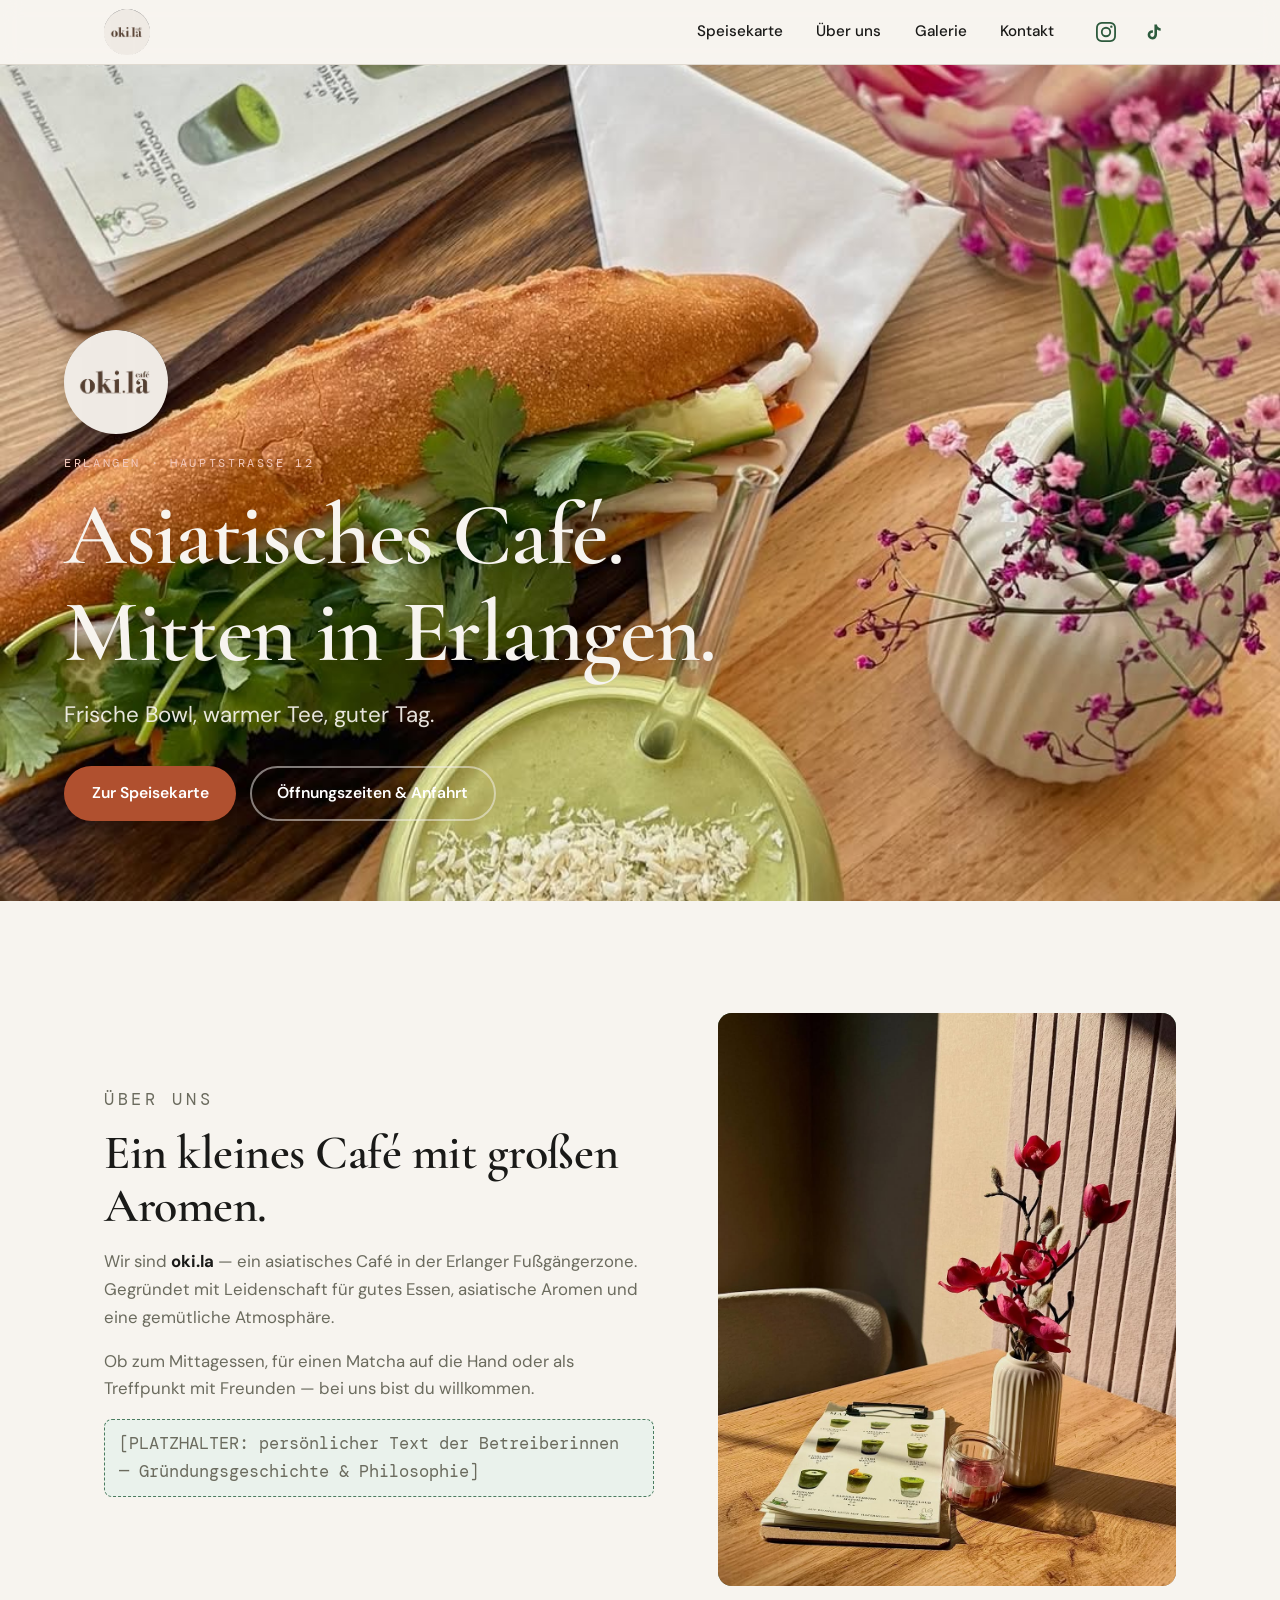
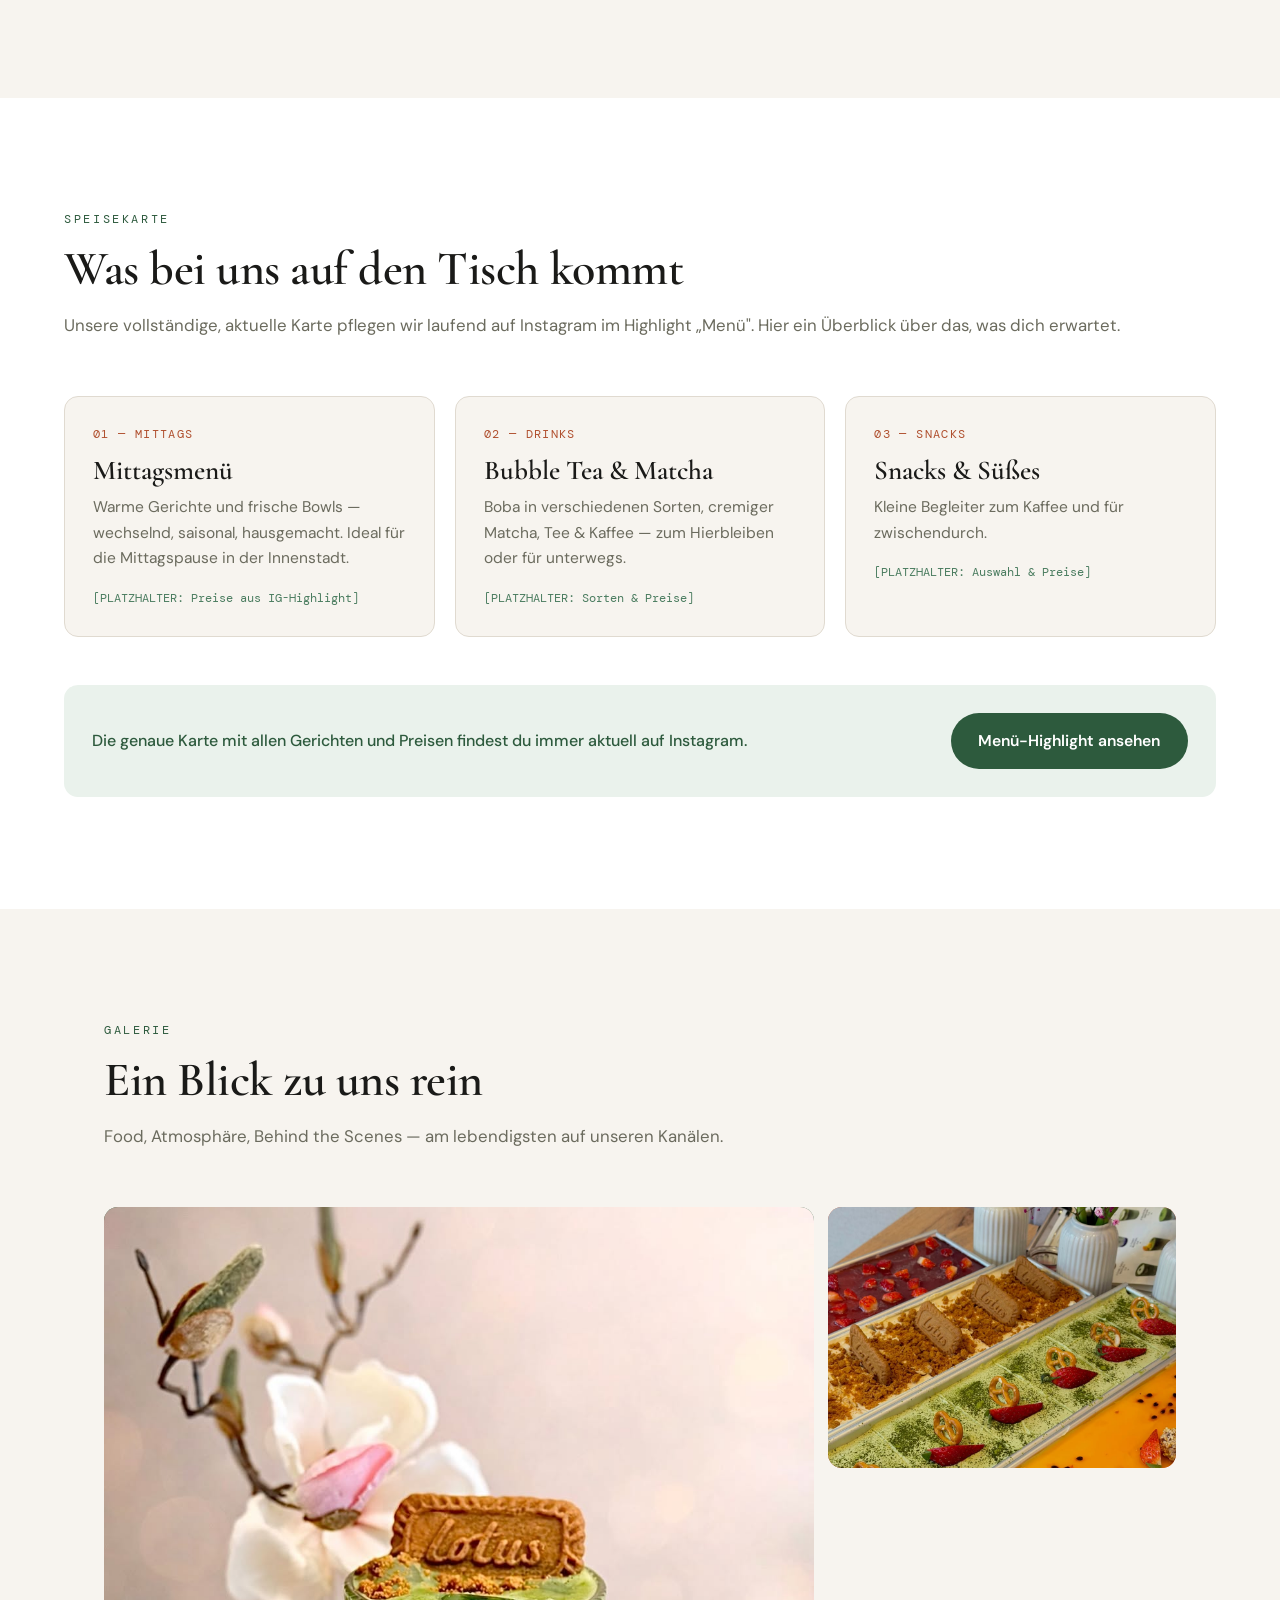
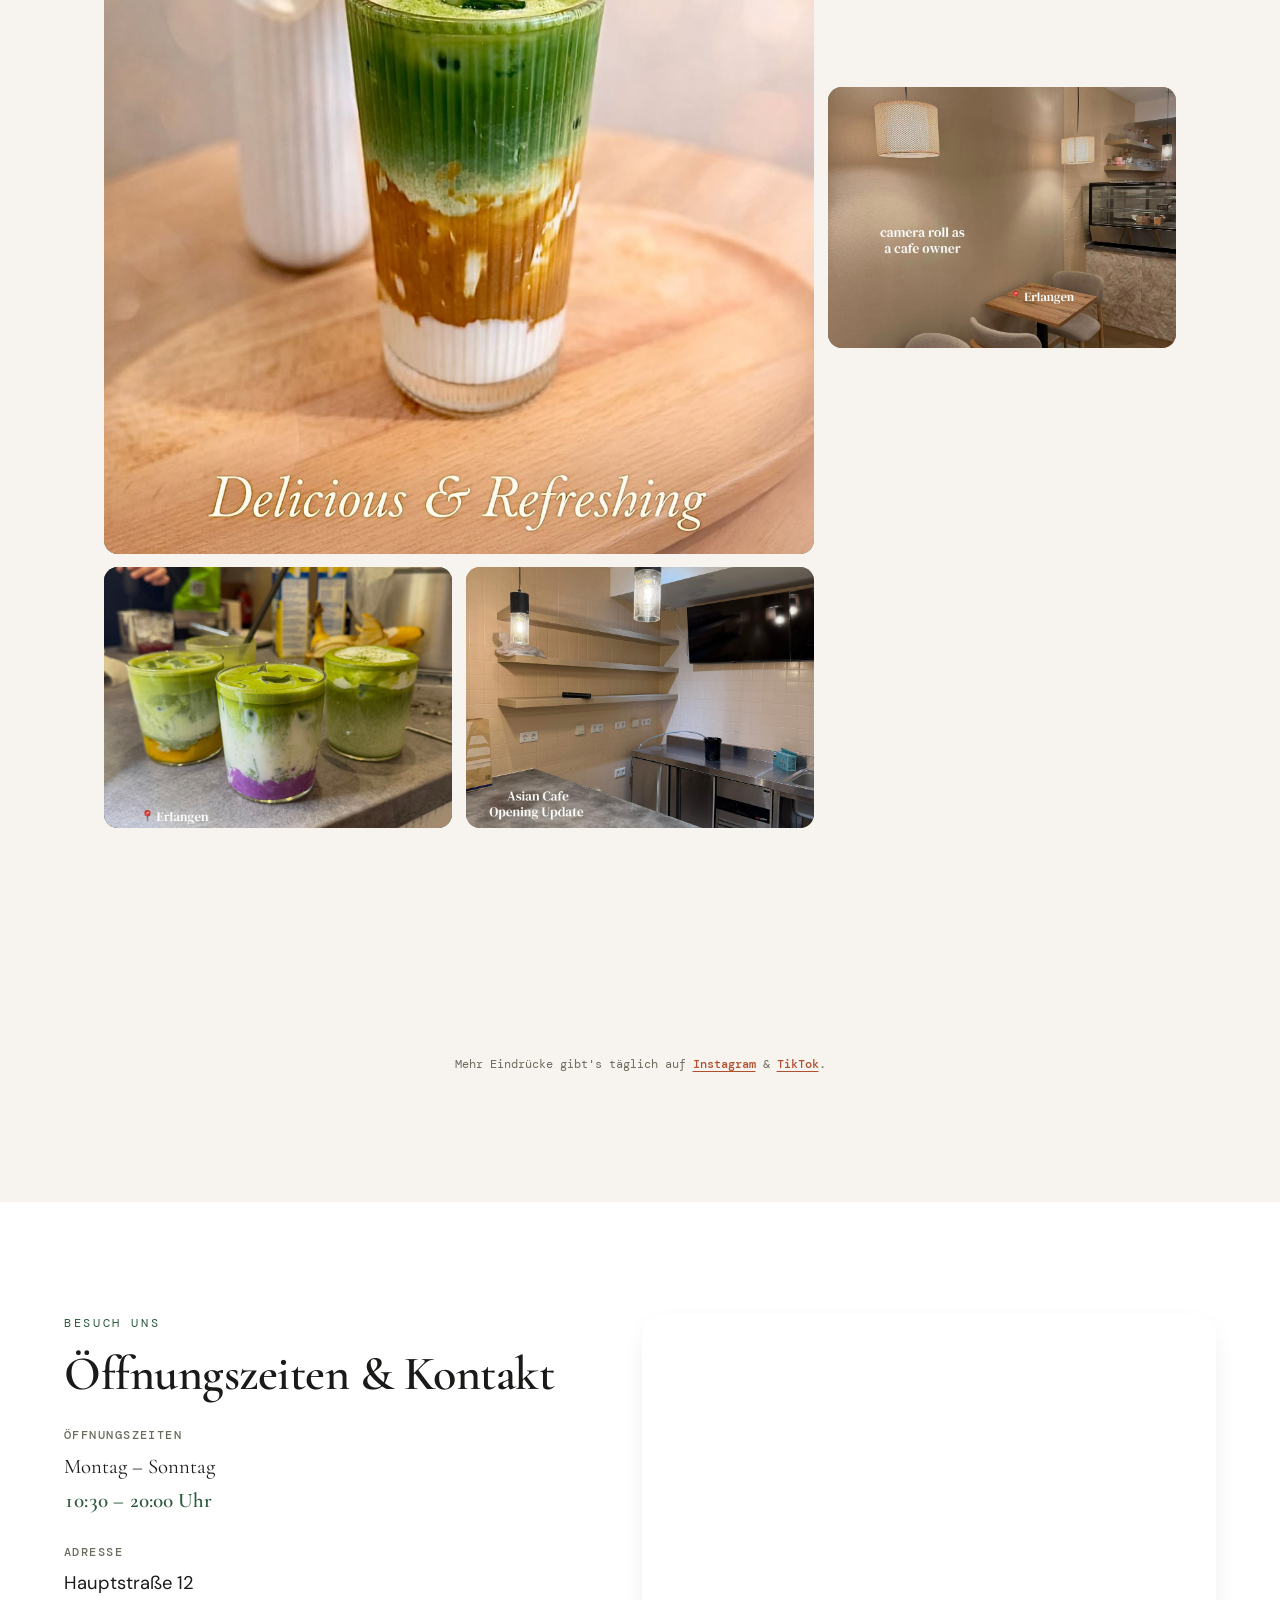
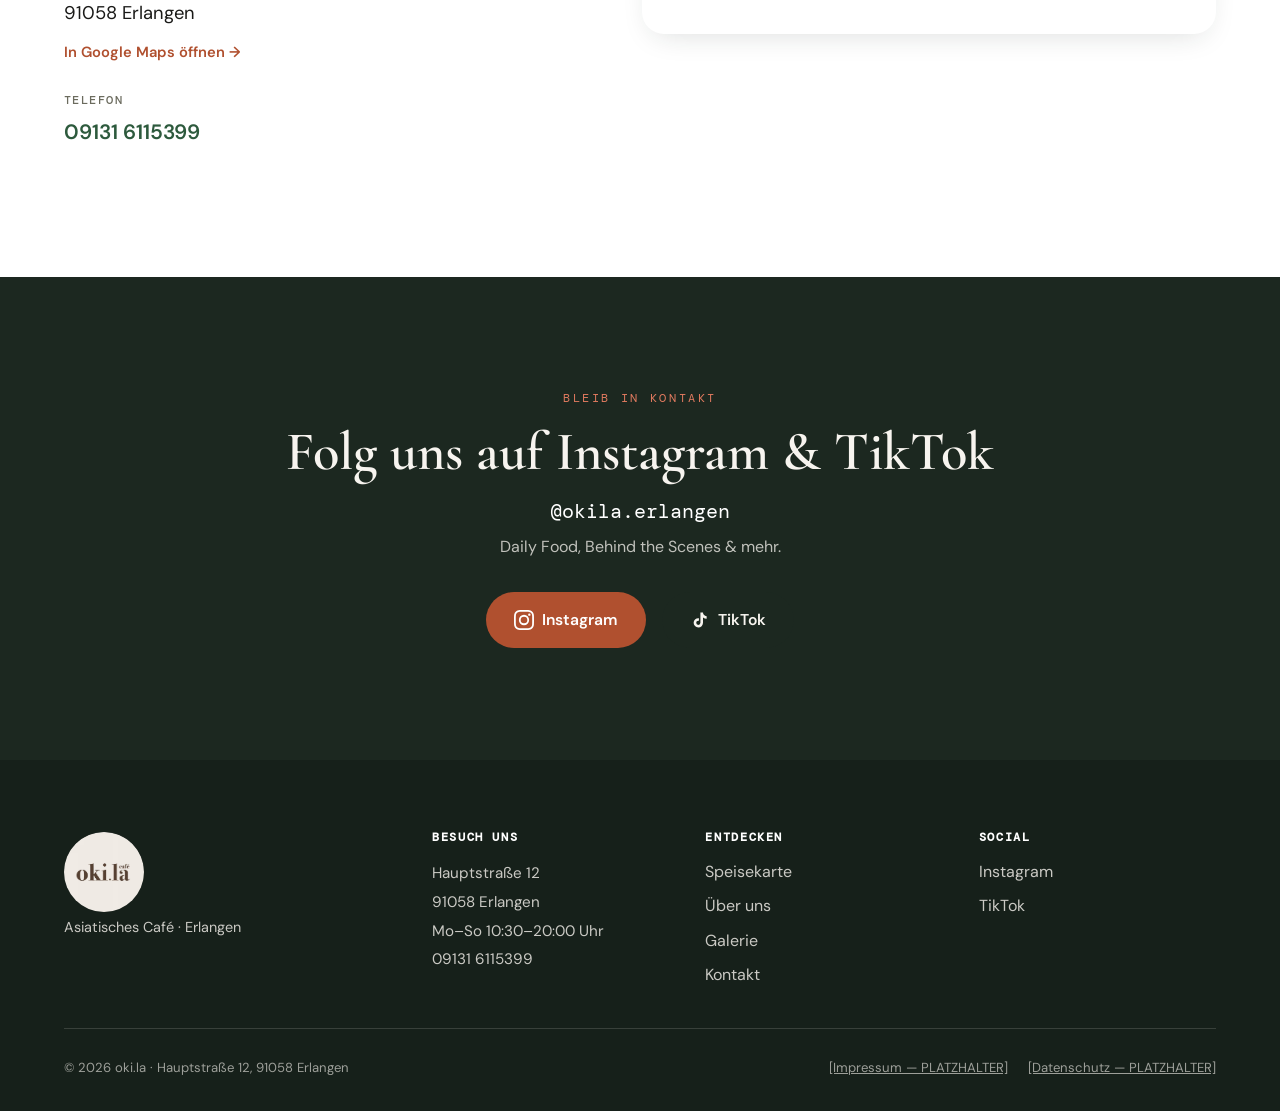
<file: oki-la-z2q9gr/index.html>
<!DOCTYPE html>
<html lang="de">
<head>
    <meta name="robots" content="noindex,nofollow" />
  <meta charset="UTF-8">
  <meta name="viewport" content="width=device-width, initial-scale=1">
  <title>oki.la — Asiatisches Café in Erlangen</title>
  <meta name="description" content="oki.la — ein kleines asiatisches Café in der Erlanger Fußgängerzone. Frische Bowls, Bubble Tea, Matcha & mehr. Hauptstraße 12, 91058 Erlangen. Täglich 10:30–20:00 Uhr.">

  <!-- Open Graph -->
  <meta property="og:title" content="oki.la — Asiatisches Café in Erlangen">
  <meta property="og:description" content="Frische Bowls, warmer Tee, guter Tag. Mitten in der Erlanger Fußgängerzone.">
  <meta property="og:type" content="restaurant.restaurant">
  <meta property="og:locale" content="de_DE">
  <meta property="og:image" content="assets/logo.jpg">

  <!-- Favicon (echtes oki.la-Logo) -->
  <link rel="icon" href="assets/logo.jpg" type="image/jpeg">
  <link rel="apple-touch-icon" href="assets/logo.jpg">

  <!-- Fonts -->
  <link rel="preconnect" href="https://fonts.googleapis.com">
  <link rel="preconnect" href="https://fonts.gstatic.com" crossorigin>
  <link href="https://fonts.googleapis.com/css2?family=Cormorant+Garamond:ital,wght@0,400;0,600;1,400&family=DM+Mono:wght@400;500&family=DM+Sans:opsz,wght@9..40,400;9..40,500;9..40,600&display=swap" rel="stylesheet">

  <link rel="stylesheet" href="styles.css">
</head>
<body>

  <!-- Skip link -->
  <a class="skip-link" href="#hero">Zum Inhalt springen</a>

  <!-- ============ NAVIGATION ============ -->
  <header class="nav" id="top">
    <div class="nav__inner">
      <a class="nav__brand" href="#top" aria-label="oki.la café – Startseite">
        <img class="nav__logo" src="assets/logo.jpg" width="46" height="46" alt="oki.la café" decoding="async">
      </a>

      <nav class="nav__links" id="primary-nav" aria-label="Hauptnavigation">
        <a href="#menu">Speisekarte</a>
        <a href="#ueber">Über uns</a>
        <a href="#galerie">Galerie</a>
        <a href="#info">Kontakt</a>
        <div class="nav__social">
          <a href="https://www.instagram.com/okila.erlangen/" target="_blank" rel="noopener" aria-label="oki.la auf Instagram">
            <svg viewBox="0 0 24 24" width="20" height="20" aria-hidden="true" focusable="false"><path fill="currentColor" d="M12 2.16c3.2 0 3.58.01 4.85.07 1.17.05 1.8.25 2.23.41.56.22.96.48 1.38.9.42.42.68.82.9 1.38.16.42.36 1.06.41 2.23.06 1.27.07 1.65.07 4.85s-.01 3.58-.07 4.85c-.05 1.17-.25 1.8-.41 2.23-.22.56-.48.96-.9 1.38-.42.42-.82.68-1.38.9-.42.16-1.06.36-2.23.41-1.27.06-1.65.07-4.85.07s-3.58-.01-4.85-.07c-1.17-.05-1.8-.25-2.23-.41a3.72 3.72 0 0 1-1.38-.9 3.72 3.72 0 0 1-.9-1.38c-.16-.42-.36-1.06-.41-2.23C2.17 15.58 2.16 15.2 2.16 12s.01-3.58.07-4.85c.05-1.17.25-1.8.41-2.23.22-.56.48-.96.9-1.38.42-.42.82-.68 1.38-.9.42-.16 1.06-.36 2.23-.41C8.42 2.17 8.8 2.16 12 2.16M12 0C8.74 0 8.33.01 7.05.07 5.78.13 4.9.33 4.14.63c-.79.3-1.46.72-2.12 1.38C1.36 2.67.94 3.34.63 4.14.33 4.9.13 5.78.07 7.05.01 8.33 0 8.74 0 12s.01 3.67.07 4.95c.06 1.27.26 2.15.56 2.91.3.8.72 1.47 1.38 2.13.66.66 1.33 1.08 2.12 1.38.76.3 1.64.5 2.91.56C8.33 23.99 8.74 24 12 24s3.67-.01 4.95-.07c1.27-.06 2.15-.26 2.91-.56a5.88 5.88 0 0 0 2.13-1.38 5.88 5.88 0 0 0 1.38-2.13c.3-.76.5-1.64.56-2.91.06-1.28.07-1.69.07-4.95s-.01-3.67-.07-4.95c-.06-1.27-.26-2.15-.56-2.91a5.88 5.88 0 0 0-1.38-2.12A5.88 5.88 0 0 0 19.86.63c-.76-.3-1.64-.5-2.91-.56C15.67.01 15.26 0 12 0z"/><path fill="currentColor" d="M12 5.84A6.16 6.16 0 1 0 18.16 12 6.16 6.16 0 0 0 12 5.84M12 16a4 4 0 1 1 4-4 4 4 0 0 1-4 4M18.41 4.15a1.44 1.44 0 1 0 1.44 1.44 1.44 1.44 0 0 0-1.44-1.44z"/></svg>
          </a>
          <a href="https://www.tiktok.com/@okila.erlangen" target="_blank" rel="noopener" aria-label="oki.la auf TikTok">
            <svg viewBox="0 0 24 24" width="20" height="20" aria-hidden="true" focusable="false"><path fill="currentColor" d="M16.6 5.82a4.28 4.28 0 0 1-1-2.82h-3.1v12.4a2.52 2.52 0 0 1-2.52 2.52 2.52 2.52 0 0 1 0-5.04c.26 0 .51.04.74.11V9.8a5.62 5.62 0 0 0-.74-.05A5.62 5.62 0 1 0 15.6 15.4V9.01a7.34 7.34 0 0 0 4.4 1.46V7.4a4.28 4.28 0 0 1-3.4-1.58z"/></svg>
          </a>
        </div>
      </nav>

      <button class="nav__toggle" aria-expanded="false" aria-controls="primary-nav" aria-label="Menü öffnen">
        <span class="nav__toggle-bar"></span>
        <span class="nav__toggle-bar"></span>
        <span class="nav__toggle-bar"></span>
      </button>
    </div>
  </header>

  <main>

    <!-- ============ HERO ============ -->
    <section class="hero" id="hero">
      <div class="hero__media">
        <img class="hero__img photo__img" src="assets/hero.jpg" alt="" aria-hidden="true" decoding="async" fetchpriority="high">
      </div>
      <div class="hero__content reveal">
        <img class="hero__logo" src="assets/logo.jpg" width="104" height="104" alt="oki.la café Logo" decoding="async">
        <p class="eyebrow">Erlangen · Hauptstraße 12</p>
        <h1 class="hero__title">Asiatisches Café.<br>Mitten in Erlangen.</h1>
        <p class="hero__subline">Frische Bowl, warmer Tee, guter Tag.</p>
        <div class="hero__actions">
          <a class="btn btn--accent" href="#menu">Zur Speisekarte</a>
          <a class="btn btn--ghost" href="#info">Öffnungszeiten &amp; Anfahrt</a>
        </div>
      </div>
    </section>

    <!-- ============ ÜBER UNS ============ -->
    <section class="section ueber" id="ueber">
      <div class="ueber__grid">
        <div class="ueber__text reveal">
          <p class="eyebrow eyebrow--green">Über uns</p>
          <h2 class="section__title">Ein kleines Café mit großen Aromen.</h2>
          <p>Wir sind <strong>oki.la</strong> — ein asiatisches Café in der Erlanger Fußgängerzone. Gegründet mit Leidenschaft für gutes Essen, asiatische Aromen und eine gemütliche Atmosphäre.</p>
          <p>Ob zum Mittagessen, für einen Matcha auf die Hand oder als Treffpunkt mit Freunden — bei uns bist du willkommen.</p>
          <p class="placeholder-text">[PLATZHALTER: persönlicher Text der Betreiberinnen — Gründungsgeschichte &amp; Philosophie]</p>
        </div>
        <div class="ueber__media reveal">
          <figure class="photo photo--portrait">
            <img class="photo__img" src="assets/interieur.jpg"
                 alt="Gemütlicher Tisch mit Menükarte und Blumen im oki.la – asiatisches Café in Erlangen"
                 loading="lazy" decoding="async">
            <figcaption class="photo__fallback">
              <span class="photo__fallback-label">Foto folgt</span>
              <a class="photo__fallback-link" href="https://www.instagram.com/okila.erlangen/" target="_blank" rel="noopener">Auf Instagram ansehen →</a>
            </figcaption>
          </figure>
        </div>
      </div>
    </section>

    <!-- ============ SPEISEKARTE ============ -->
    <section class="section menu" id="menu">
      <div class="section__head reveal">
        <p class="eyebrow eyebrow--green">Speisekarte</p>
        <h2 class="section__title">Was bei uns auf den Tisch kommt</h2>
        <p class="section__lead">Unsere vollständige, aktuelle Karte pflegen wir laufend auf Instagram im Highlight „Menü". Hier ein Überblick über das, was dich erwartet.</p>
      </div>

      <div class="menu__grid">
        <article class="menu-card reveal">
          <p class="menu-card__tag">01 — Mittags</p>
          <h3 class="menu-card__title">Mittagsmenü</h3>
          <p class="menu-card__desc">Warme Gerichte und frische Bowls — wechselnd, saisonal, hausgemacht. Ideal für die Mittagspause in der Innenstadt.</p>
          <p class="menu-card__price">[PLATZHALTER: Preise aus IG-Highlight]</p>
        </article>

        <article class="menu-card reveal">
          <p class="menu-card__tag">02 — Drinks</p>
          <h3 class="menu-card__title">Bubble Tea &amp; Matcha</h3>
          <p class="menu-card__desc">Boba in verschiedenen Sorten, cremiger Matcha, Tee &amp; Kaffee — zum Hierbleiben oder für unterwegs.</p>
          <p class="menu-card__price">[PLATZHALTER: Sorten &amp; Preise]</p>
        </article>

        <article class="menu-card reveal">
          <p class="menu-card__tag">03 — Snacks</p>
          <h3 class="menu-card__title">Snacks &amp; Süßes</h3>
          <p class="menu-card__desc">Kleine Begleiter zum Kaffee und für zwischendurch.</p>
          <p class="menu-card__price">[PLATZHALTER: Auswahl &amp; Preise]</p>
        </article>
      </div>

      <div class="menu__note reveal">
        <p>Die genaue Karte mit allen Gerichten und Preisen findest du immer aktuell auf Instagram.</p>
        <a class="btn btn--green" href="https://www.instagram.com/okila.erlangen/" target="_blank" rel="noopener">Menü-Highlight ansehen</a>
      </div>
    </section>

    <!-- ============ GALERIE ============ -->
    <section class="section galerie" id="galerie">
      <div class="section__head reveal">
        <p class="eyebrow eyebrow--green">Galerie</p>
        <h2 class="section__title">Ein Blick zu uns rein</h2>
        <p class="section__lead">Food, Atmosphäre, Behind the Scenes — am lebendigsten auf unseren Kanälen.</p>
      </div>

      <div class="gallery__grid">
        <figure class="photo ph-tile ph-tile--a">
          <img class="photo__img" src="assets/galerie-1.jpg" alt="Iced Matcha Latte mit Lotus-Keks im oki.la" loading="lazy" decoding="async">
          <figcaption class="photo__fallback"><span class="photo__fallback-label">Foto folgt</span></figcaption>
        </figure>
        <figure class="photo ph-tile ph-tile--b">
          <img class="photo__img" src="assets/galerie-2.jpg" alt="Hausgemachte Desserts – Tiramisu, Matcha &amp; Mango – im oki.la" loading="lazy" decoding="async">
          <figcaption class="photo__fallback"><span class="photo__fallback-label">Foto folgt</span></figcaption>
        </figure>
        <figure class="photo ph-tile ph-tile--c">
          <img class="photo__img" src="assets/galerie-3.jpg" alt="Café-Atmosphäre im oki.la in Erlangen" loading="lazy" decoding="async">
          <figcaption class="photo__fallback"><span class="photo__fallback-label">Foto folgt</span></figcaption>
        </figure>
        <figure class="photo ph-tile ph-tile--d">
          <img class="photo__img" src="assets/galerie-4.jpg" alt="Matcha-Kreationen im oki.la" loading="lazy" decoding="async">
          <figcaption class="photo__fallback"><span class="photo__fallback-label">Foto folgt</span></figcaption>
        </figure>
        <figure class="photo ph-tile ph-tile--e">
          <img class="photo__img" src="assets/galerie-5.jpg" alt="Behind the Scenes im oki.la" loading="lazy" decoding="async">
          <figcaption class="photo__fallback"><span class="photo__fallback-label">Foto folgt</span></figcaption>
        </figure>
      </div>
      <p class="gallery__note reveal">Mehr Eindrücke gibt's täglich auf <a href="https://www.instagram.com/okila.erlangen/" target="_blank" rel="noopener">Instagram</a> &amp; <a href="https://www.tiktok.com/@okila.erlangen" target="_blank" rel="noopener">TikTok</a>.</p>
    </section>

    <!-- ============ INFO / ÖFFNUNGSZEITEN & KONTAKT ============ -->
    <section class="section info" id="info">
      <div class="info__grid">
        <div class="info__details reveal">
          <p class="eyebrow eyebrow--green">Besuch uns</p>
          <h2 class="section__title">Öffnungszeiten &amp; Kontakt</h2>

          <div class="info__block">
            <h3 class="info__label">Öffnungszeiten</h3>
            <p class="info__hours"><span>Montag&nbsp;– Sonntag</span><span>10:30&nbsp;–&nbsp;20:00&nbsp;Uhr</span></p>
          </div>

          <div class="info__block">
            <h3 class="info__label">Adresse</h3>
            <address class="info__address">
              Hauptstraße 12<br>
              91058 Erlangen
            </address>
            <a class="info__link" href="https://www.google.com/maps/search/?api=1&query=Hauptstra%C3%9Fe+12%2C+91058+Erlangen" target="_blank" rel="noopener">In Google Maps öffnen →</a>
          </div>

          <div class="info__block">
            <h3 class="info__label">Telefon</h3>
            <p><a class="info__phone" href="tel:+4991316115399">09131 6115399</a></p>
          </div>
        </div>

        <div class="info__map reveal">
          <iframe
            title="Standort von oki.la – Hauptstraße 12, 91058 Erlangen auf Google Maps"
            src="https://maps.google.com/maps?q=Hauptstra%C3%9Fe%2012%2C%2091058%20Erlangen&z=16&output=embed"
            loading="lazy"
            referrerpolicy="no-referrer-when-downgrade"></iframe>
        </div>
      </div>
    </section>

    <!-- ============ SOCIAL ============ -->
    <section class="section social" id="social">
      <div class="social__inner reveal">
        <p class="eyebrow">Bleib in Kontakt</p>
        <h2 class="social__title">Folg uns auf Instagram &amp; TikTok</h2>
        <p class="social__handle" translate="no">@okila.erlangen</p>
        <p class="social__sub">Daily Food, Behind the Scenes &amp; mehr.</p>
        <div class="social__actions">
          <a class="btn btn--accent" href="https://www.instagram.com/okila.erlangen/" target="_blank" rel="noopener">
            <svg viewBox="0 0 24 24" width="20" height="20" aria-hidden="true" focusable="false"><path fill="currentColor" d="M12 2.16c3.2 0 3.58.01 4.85.07 1.17.05 1.8.25 2.23.41.56.22.96.48 1.38.9.42.42.68.82.9 1.38.16.42.36 1.06.41 2.23.06 1.27.07 1.65.07 4.85s-.01 3.58-.07 4.85c-.05 1.17-.25 1.8-.41 2.23-.22.56-.48.96-.9 1.38-.42.42-.82.68-1.38.9-.42.16-1.06.36-2.23.41-1.27.06-1.65.07-4.85.07s-3.58-.01-4.85-.07c-1.17-.05-1.8-.25-2.23-.41a3.72 3.72 0 0 1-1.38-.9 3.72 3.72 0 0 1-.9-1.38c-.16-.42-.36-1.06-.41-2.23-.06-1.27-.07-1.65-.07-4.85s.01-3.58.07-4.85c.05-1.17.25-1.8.41-2.23.22-.56.48-.96.9-1.38.42-.42.82-.68 1.38-.9.42-.16 1.06-.36 2.23-.41C8.42 2.17 8.8 2.16 12 2.16M12 0C8.74 0 8.33.01 7.05.07 5.78.13 4.9.33 4.14.63c-.79.3-1.46.72-2.12 1.38C1.36 2.67.94 3.34.63 4.14.33 4.9.13 5.78.07 7.05.01 8.33 0 8.74 0 12s.01 3.67.07 4.95c.06 1.27.26 2.15.56 2.91.3.8.72 1.47 1.38 2.13.66.66 1.33 1.08 2.12 1.38.76.3 1.64.5 2.91.56C8.33 23.99 8.74 24 12 24s3.67-.01 4.95-.07c1.27-.06 2.15-.26 2.91-.56a5.88 5.88 0 0 0 2.13-1.38 5.88 5.88 0 0 0 1.38-2.13c.3-.76.5-1.64.56-2.91.06-1.28.07-1.69.07-4.95s-.01-3.67-.07-4.95c-.06-1.27-.26-2.15-.56-2.91a5.88 5.88 0 0 0-1.38-2.12A5.88 5.88 0 0 0 19.86.63c-.76-.3-1.64-.5-2.91-.56C15.67.01 15.26 0 12 0z"/><path fill="currentColor" d="M12 5.84A6.16 6.16 0 1 0 18.16 12 6.16 6.16 0 0 0 12 5.84M12 16a4 4 0 1 1 4-4 4 4 0 0 1-4 4M18.41 4.15a1.44 1.44 0 1 0 1.44 1.44 1.44 1.44 0 0 0-1.44-1.44z"/></svg>
            Instagram
          </a>
          <a class="btn btn--dark" href="https://www.tiktok.com/@okila.erlangen" target="_blank" rel="noopener">
            <svg viewBox="0 0 24 24" width="20" height="20" aria-hidden="true" focusable="false"><path fill="currentColor" d="M16.6 5.82a4.28 4.28 0 0 1-1-2.82h-3.1v12.4a2.52 2.52 0 0 1-2.52 2.52 2.52 2.52 0 0 1 0-5.04c.26 0 .51.04.74.11V9.8a5.62 5.62 0 0 0-.74-.05A5.62 5.62 0 1 0 15.6 15.4V9.01a7.34 7.34 0 0 0 4.4 1.46V7.4a4.28 4.28 0 0 1-3.4-1.58z"/></svg>
            TikTok
          </a>
        </div>
      </div>
    </section>

  </main>

  <!-- ============ FOOTER ============ -->
  <footer class="footer">
    <div class="footer__inner">
      <div class="footer__col footer__col--brand">
        <img class="footer__logo" src="assets/logo.jpg" width="80" height="80" alt="oki.la café" decoding="async">
        <p class="footer__tag">Asiatisches Café · Erlangen</p>
      </div>

      <div class="footer__col">
        <h3 class="footer__label">Besuch uns</h3>
        <address>
          Hauptstraße 12<br>
          91058 Erlangen<br>
          Mo–So 10:30–20:00 Uhr<br>
          <a href="tel:+4991316115399">09131 6115399</a>
        </address>
      </div>

      <div class="footer__col">
        <h3 class="footer__label">Entdecken</h3>
        <nav aria-label="Footer-Navigation">
          <a href="#menu">Speisekarte</a>
          <a href="#ueber">Über uns</a>
          <a href="#galerie">Galerie</a>
          <a href="#info">Kontakt</a>
        </nav>
      </div>

      <div class="footer__col">
        <h3 class="footer__label">Social</h3>
        <nav aria-label="Soziale Netzwerke">
          <a href="https://www.instagram.com/okila.erlangen/" target="_blank" rel="noopener">Instagram</a>
          <a href="https://www.tiktok.com/@okila.erlangen" target="_blank" rel="noopener">TikTok</a>
        </nav>
      </div>
    </div>

    <div class="footer__bottom">
      <p>© 2026 oki.la · Hauptstraße 12, 91058 Erlangen</p>
      <p class="footer__legal">
        <a href="#">[Impressum — PLATZHALTER]</a>
        <a href="#">[Datenschutz — PLATZHALTER]</a>
      </p>
    </div>
  </footer>

  <script src="main.js" defer></script>
</body>
</html>
</file>
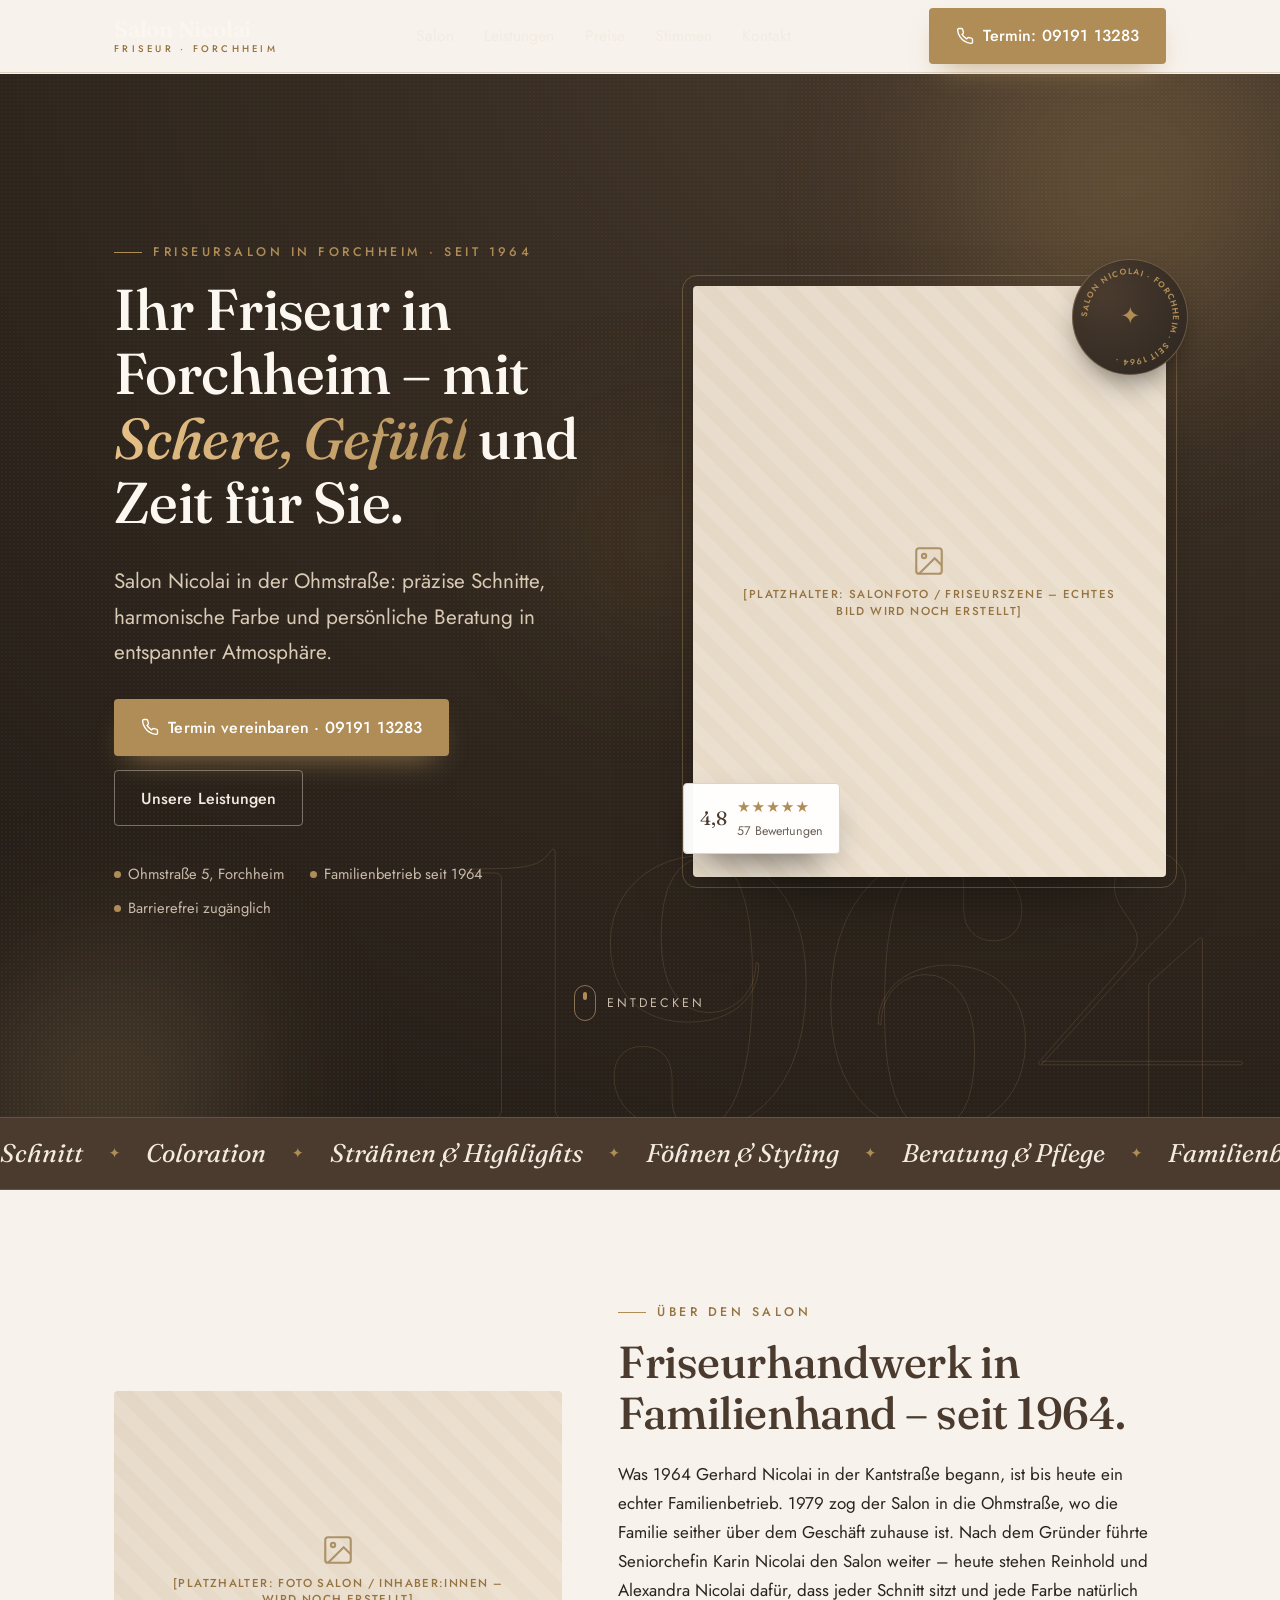
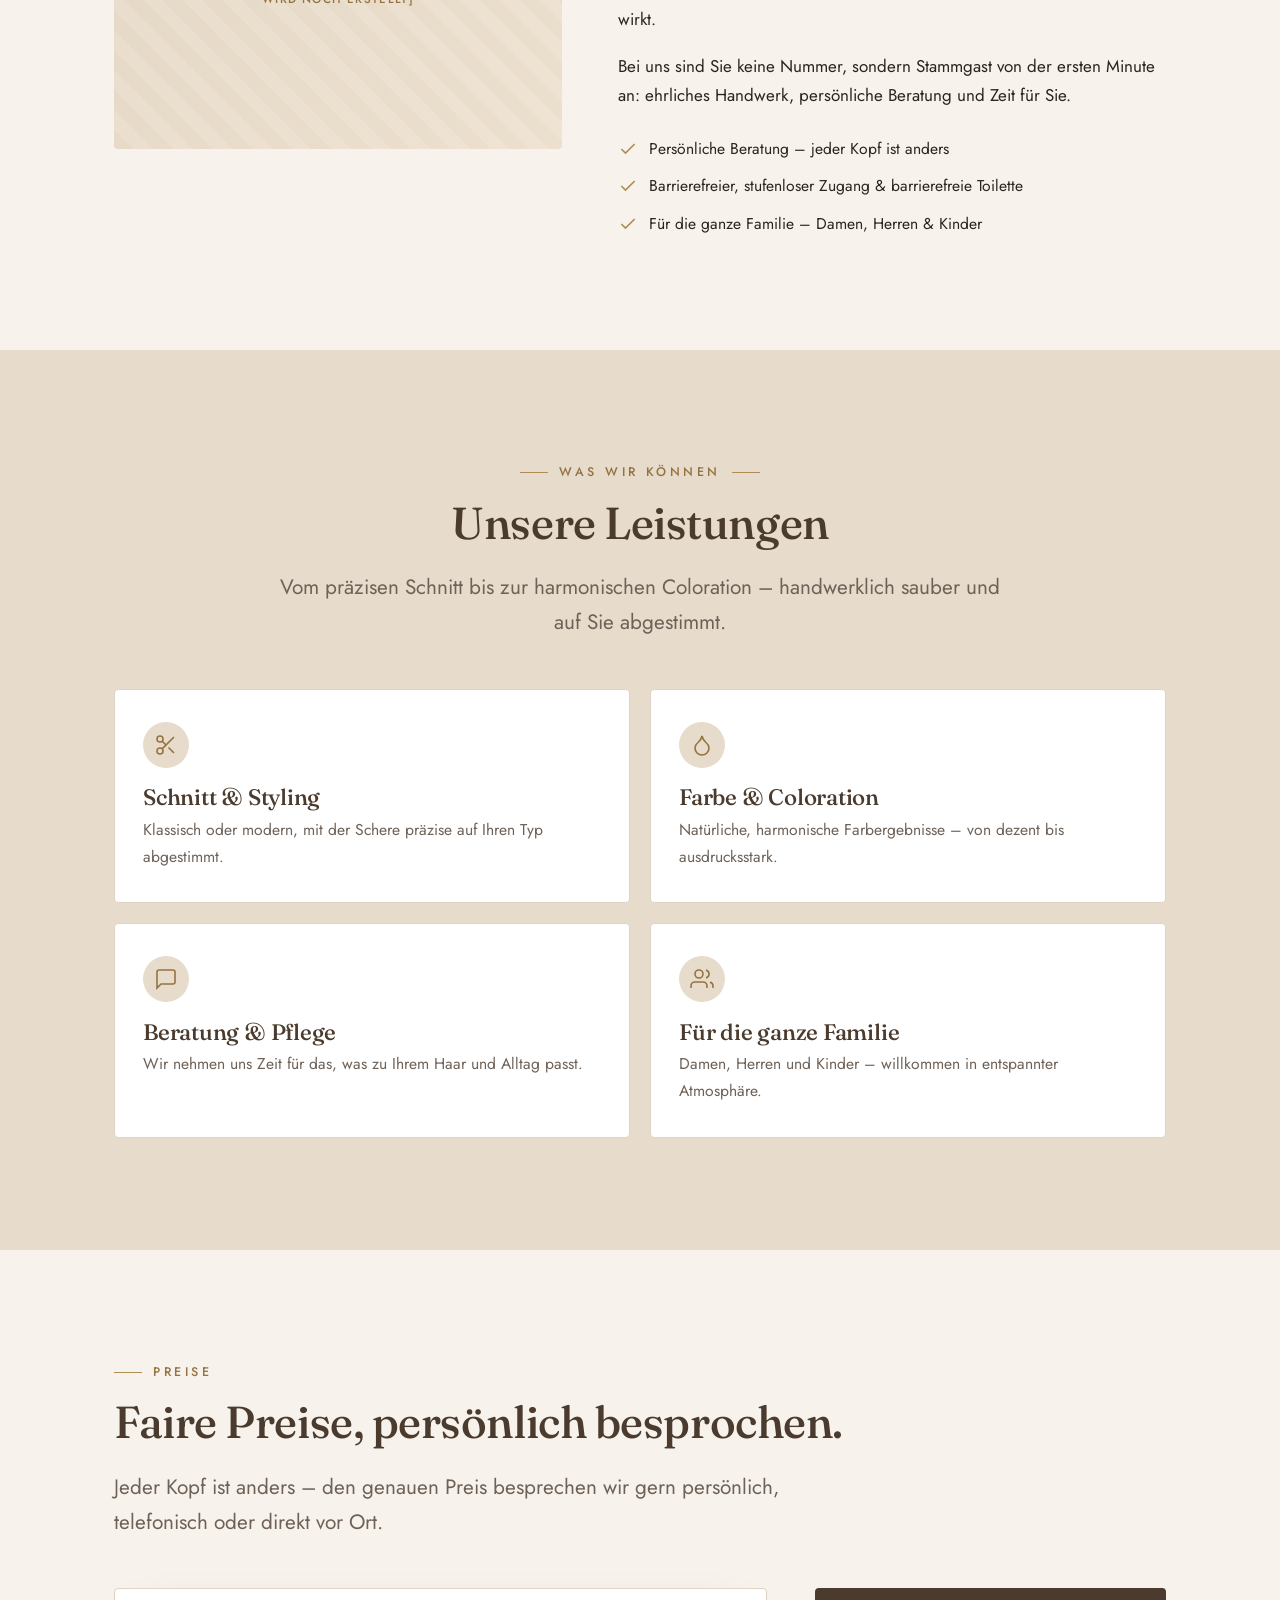
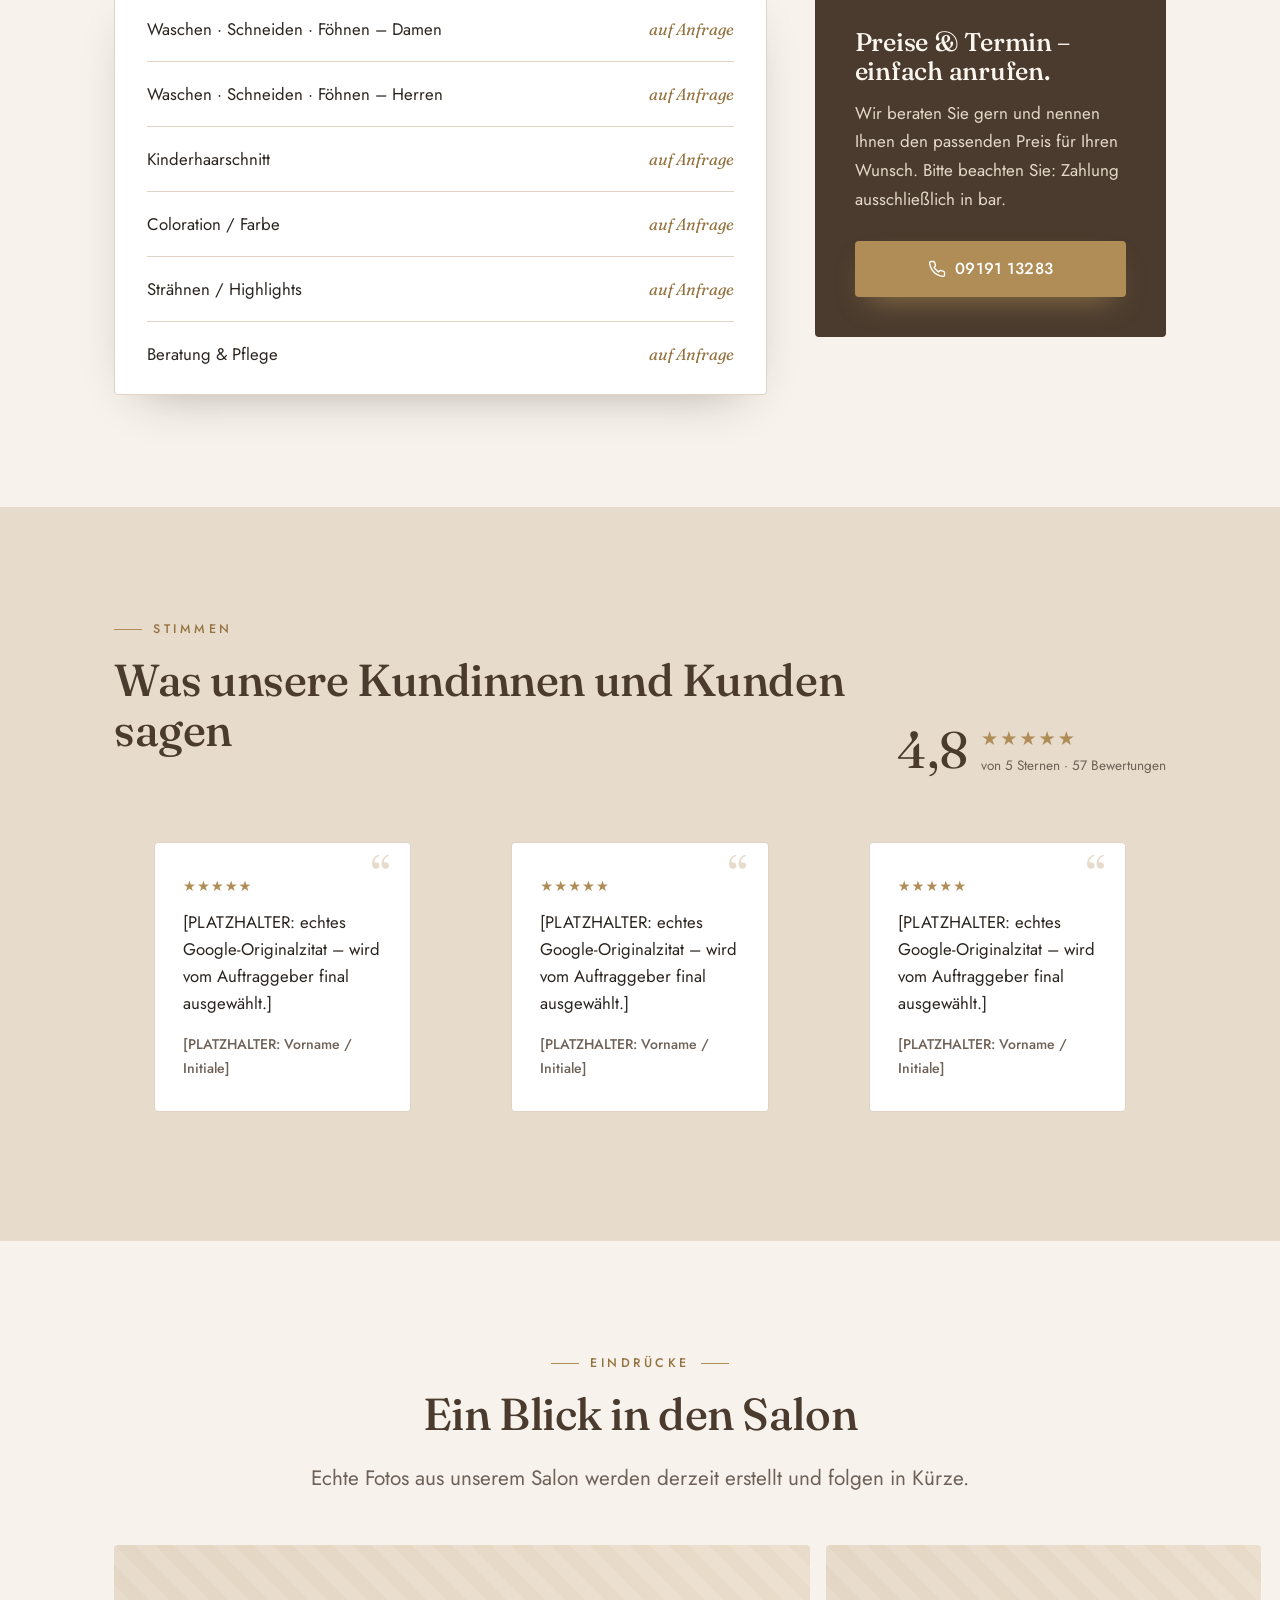
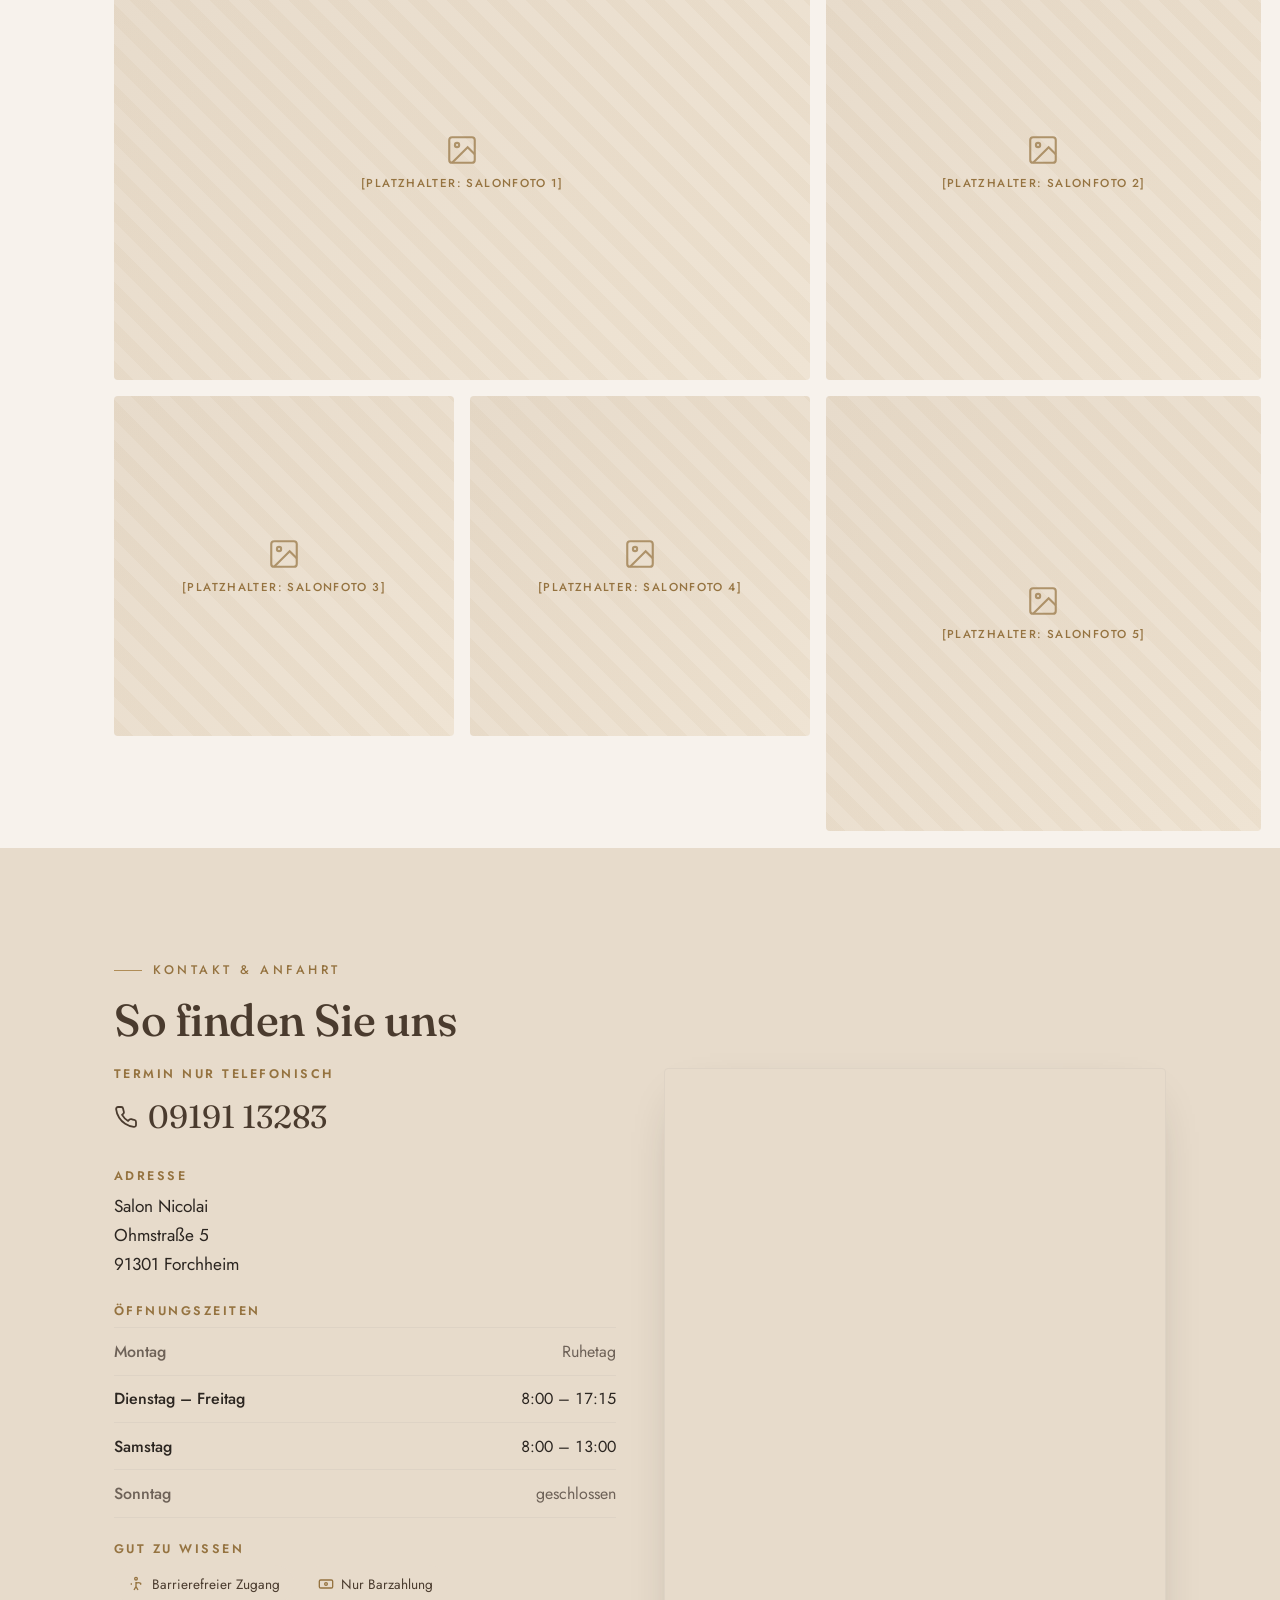
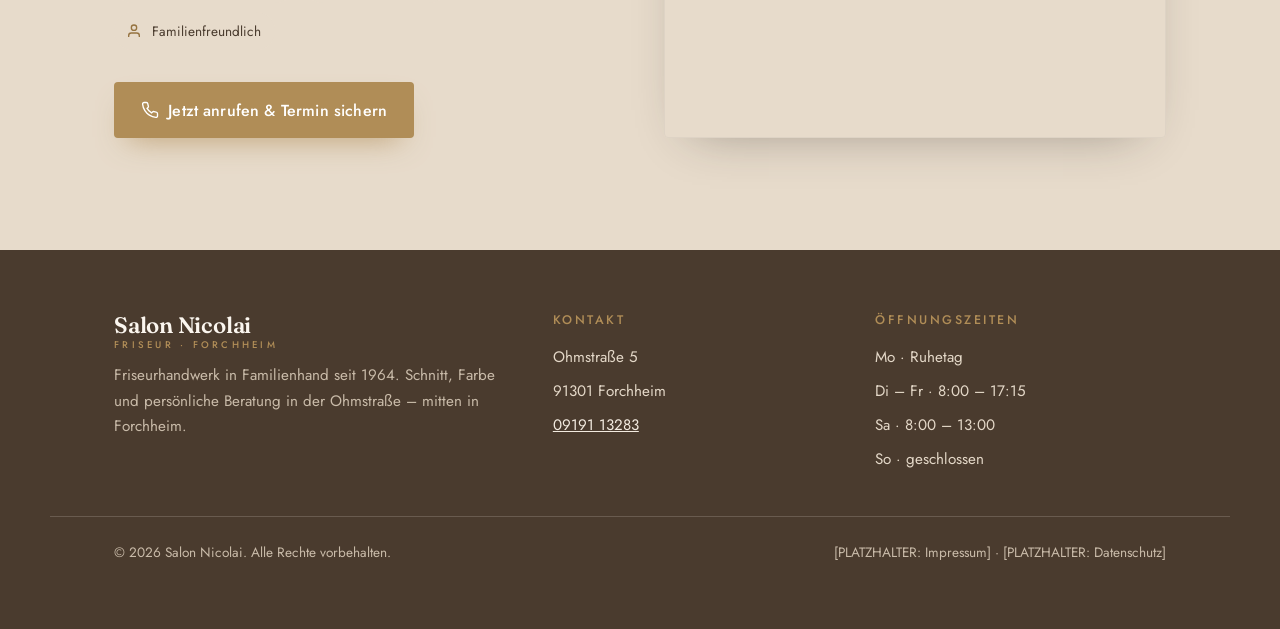
<file: salon-nicolai-fulpnw/index.html>
<!DOCTYPE html>
<html lang="de">
<head>
    <meta name="robots" content="noindex,nofollow" />
  <meta charset="UTF-8">
  <meta name="viewport" content="width=device-width, initial-scale=1">
  <title>Salon Nicolai · Ihr Friseur in Forchheim seit 1964</title>
  <meta name="description" content="Salon Nicolai in der Ohmstraße Forchheim: präzise Schnitte, harmonische Coloration und persönliche Beratung in familiärer Atmosphäre. Familienbetrieb seit 1964. Termine telefonisch unter 09191 13283.">

  <!-- Open Graph -->
  <meta property="og:title" content="Salon Nicolai · Ihr Friseur in Forchheim">
  <meta property="og:description" content="Friseurhandwerk in Familienhand seit 1964. Schnitt, Farbe & Beratung in der Ohmstraße 5, Forchheim.">
  <meta property="og:type" content="website">
  <meta property="og:locale" content="de_DE">

  <!-- Fonts: Fraunces (Display) + Jost (Body) -->
  <link rel="preconnect" href="https://fonts.googleapis.com">
  <link rel="preconnect" href="https://fonts.gstatic.com" crossorigin>
  <link href="https://fonts.googleapis.com/css2?family=Fraunces:ital,opsz,wght@0,9..144,400;0,9..144,500;0,9..144,600;1,9..144,400;1,9..144,500&family=Jost:wght@400;500;600&display=swap" rel="stylesheet">

  <link rel="stylesheet" href="styles.css">

  <!-- Structured Data: lokaler Friseursalon -->
  <script type="application/ld+json">
  {
    "@context": "https://schema.org",
    "@type": "HairSalon",
    "name": "Salon Nicolai",
    "image": "",
    "telephone": "+49 9191 13283",
    "address": {
      "@type": "PostalAddress",
      "streetAddress": "Ohmstraße 5",
      "postalCode": "91301",
      "addressLocality": "Forchheim",
      "addressCountry": "DE"
    },
    "priceRange": "auf Anfrage",
    "paymentAccepted": "Bargeld",
    "aggregateRating": {
      "@type": "AggregateRating",
      "ratingValue": "4.8",
      "reviewCount": "57"
    },
    "openingHoursSpecification": [
      { "@type": "OpeningHoursSpecification", "dayOfWeek": ["Tuesday","Wednesday","Thursday","Friday"], "opens": "08:00", "closes": "17:15" },
      { "@type": "OpeningHoursSpecification", "dayOfWeek": "Saturday", "opens": "08:00", "closes": "13:00" }
    ]
  }
  </script>
</head>
<body>
  <a class="skip-link" href="#main">Zum Inhalt springen</a>

  <!-- =================== NAVIGATION =================== -->
  <header class="nav" id="top">
    <div class="container nav__inner">
      <a class="brand" href="#top" aria-label="Salon Nicolai – Startseite">
        Salon Nicolai
        <small>Friseur · Forchheim</small>
      </a>

      <nav aria-label="Hauptnavigation">
        <ul class="nav__links">
          <li><a href="#salon">Salon</a></li>
          <li><a href="#leistungen">Leistungen</a></li>
          <li><a href="#preise">Preise</a></li>
          <li><a href="#stimmen">Stimmen</a></li>
          <li><a href="#kontakt">Kontakt</a></li>
        </ul>
      </nav>

      <a class="btn btn--primary nav__cta" href="tel:+49919113283">
        <svg class="btn-ico" viewBox="0 0 24 24" fill="none" stroke="currentColor" stroke-width="1.8" aria-hidden="true"><path d="M22 16.92v3a2 2 0 0 1-2.18 2 19.79 19.79 0 0 1-8.63-3.07 19.5 19.5 0 0 1-6-6 19.79 19.79 0 0 1-3.07-8.67A2 2 0 0 1 4.11 2h3a2 2 0 0 1 2 1.72c.13.96.36 1.9.7 2.81a2 2 0 0 1-.45 2.11L8.09 9.91a16 16 0 0 0 6 6l1.27-1.27a2 2 0 0 1 2.11-.45c.91.34 1.85.57 2.81.7A2 2 0 0 1 22 16.92z"/></svg>
        Termin: 09191 13283
      </a>

      <button class="nav__toggle" type="button" aria-expanded="false" aria-controls="mobile-menu" aria-label="Menü öffnen">
        <span></span><span></span><span></span>
      </button>
    </div>

    <!-- Mobile-Menü -->
    <div class="nav__panel" id="mobile-menu">
      <div class="nav__panel-inner">
        <ul>
          <li><a href="#salon">Salon</a></li>
          <li><a href="#leistungen">Leistungen</a></li>
          <li><a href="#preise">Preise</a></li>
          <li><a href="#stimmen">Stimmen</a></li>
          <li><a href="#kontakt">Kontakt &amp; Anfahrt</a></li>
          <li>
            <a class="btn btn--primary" href="tel:+49919113283">
              <svg class="btn-ico" viewBox="0 0 24 24" fill="none" stroke="currentColor" stroke-width="1.8" aria-hidden="true"><path d="M22 16.92v3a2 2 0 0 1-2.18 2 19.79 19.79 0 0 1-8.63-3.07 19.5 19.5 0 0 1-6-6 19.79 19.79 0 0 1-3.07-8.67A2 2 0 0 1 4.11 2h3a2 2 0 0 1 2 1.72c.13.96.36 1.9.7 2.81a2 2 0 0 1-.45 2.11L8.09 9.91a16 16 0 0 0 6 6l1.27-1.27a2 2 0 0 1 2.11-.45c.91.34 1.85.57 2.81.7A2 2 0 0 1 22 16.92z"/></svg>
              Anrufen · 09191 13283
            </a>
          </li>
        </ul>
      </div>
    </div>
  </header>

  <main id="main">

    <!-- =================== HERO =================== -->
    <section class="hero" id="hero">
      <!-- Animierte Hintergrund-Ebenen -->
      <div class="hero__bg" aria-hidden="true">
        <span class="orb orb--1"></span>
        <span class="orb orb--2"></span>
        <span class="orb orb--3"></span>
        <span class="hero__grain"></span>
      </div>
      <span class="hero__watermark" aria-hidden="true">1964</span>

      <div class="container hero__grid">
        <div class="hero__copy">
          <p class="eyebrow eyebrow--light hero-in" style="--d:.05s">Friseursalon in Forchheim · seit 1964</p>
          <h1 class="h-xl hero-in" style="--d:.15s">Ihr Friseur in Forchheim&nbsp;– mit <em>Schere, Gefühl</em> und Zeit für Sie.</h1>
          <p class="lead hero-in" style="--d:.28s">Salon Nicolai in der Ohmstraße: präzise Schnitte, harmonische Farbe und persönliche Beratung in entspannter Atmosphäre.</p>
          <div class="hero__cta hero-in" style="--d:.4s">
            <a class="btn btn--primary" href="tel:+49919113283">
              <svg class="btn-ico" viewBox="0 0 24 24" fill="none" stroke="currentColor" stroke-width="1.8" aria-hidden="true"><path d="M22 16.92v3a2 2 0 0 1-2.18 2 19.79 19.79 0 0 1-8.63-3.07 19.5 19.5 0 0 1-6-6 19.79 19.79 0 0 1-3.07-8.67A2 2 0 0 1 4.11 2h3a2 2 0 0 1 2 1.72c.13.96.36 1.9.7 2.81a2 2 0 0 1-.45 2.11L8.09 9.91a16 16 0 0 0 6 6l1.27-1.27a2 2 0 0 1 2.11-.45c.91.34 1.85.57 2.81.7A2 2 0 0 1 22 16.92z"/></svg>
              Termin vereinbaren · 09191 13283
            </a>
            <a class="btn btn--ghost btn--ghost-light" href="#leistungen">Unsere Leistungen</a>
          </div>
          <div class="hero__meta hero-in" style="--d:.52s">
            <span><span class="dot"></span> Ohmstraße 5, Forchheim</span>
            <span><span class="dot"></span> Familienbetrieb seit 1964</span>
            <span><span class="dot"></span> Barrierefrei zugänglich</span>
          </div>
        </div>

        <div class="hero__media hero-in" style="--d:.34s">
          <div class="hero__frame">
            <!-- PLATZHALTER: echtes Hero-/Salonfoto folgt -->
            <div class="ph">
              <div class="ph__inner">
                <svg viewBox="0 0 24 24" fill="none" stroke="currentColor" stroke-width="1.5" aria-hidden="true"><rect x="3" y="3" width="18" height="18" rx="2"/><circle cx="8.5" cy="8.5" r="1.5"/><path d="m21 15-5-5L5 21"/></svg>
                <span class="ph__label">[PLATZHALTER: Salonfoto / Friseurszene – echtes Bild wird noch erstellt]</span>
              </div>
            </div>
          </div>
          <div class="rating-badge" aria-hidden="true">
            <div class="score">4,8</div>
            <div>
              <div class="stars">★★★★★</div>
              <div class="count">57 Bewertungen</div>
            </div>
          </div>
          <!-- Rotierendes Siegel -->
          <div class="seal" aria-hidden="true">
            <svg viewBox="0 0 120 120" class="seal__ring">
              <defs><path id="sealCircle" d="M60,60 m-44,0 a44,44 0 1,1 88,0 a44,44 0 1,1 -88,0"/></defs>
              <text><textPath href="#sealCircle" startOffset="0">SALON NICOLAI · FORCHHEIM · SEIT 1964 · </textPath></text>
            </svg>
            <span class="seal__center">✦</span>
          </div>
        </div>
      </div>

      <a class="hero__scroll hero-in" style="--d:.7s" href="#salon" aria-label="Weiter zum Inhalt">
        <span class="hero__scroll-track"><span class="hero__scroll-dot"></span></span>
        Entdecken
      </a>
    </section>

    <!-- =================== LAUFBAND / LEISTUNGEN-TICKER =================== -->
    <div class="marquee" aria-hidden="true">
      <div class="marquee__track">
        <span>Schnitt</span><i class="marquee__sep">✦</i>
        <span>Coloration</span><i class="marquee__sep">✦</i>
        <span>Strähnen &amp; Highlights</span><i class="marquee__sep">✦</i>
        <span>Föhnen &amp; Styling</span><i class="marquee__sep">✦</i>
        <span>Beratung &amp; Pflege</span><i class="marquee__sep">✦</i>
        <span>Familienbetrieb seit 1964</span><i class="marquee__sep">✦</i>
        <span>Schnitt</span><i class="marquee__sep">✦</i>
        <span>Coloration</span><i class="marquee__sep">✦</i>
        <span>Strähnen &amp; Highlights</span><i class="marquee__sep">✦</i>
        <span>Föhnen &amp; Styling</span><i class="marquee__sep">✦</i>
        <span>Beratung &amp; Pflege</span><i class="marquee__sep">✦</i>
        <span>Familienbetrieb seit 1964</span><i class="marquee__sep">✦</i>
      </div>
    </div>

    <!-- =================== ÜBER DEN SALON =================== -->
    <section class="section" id="salon">
      <div class="container about__grid">
        <div class="about__media reveal">
          <!-- PLATZHALTER: echtes Salon-/Team-Foto folgt -->
          <div class="ph">
            <div class="ph__inner">
              <svg viewBox="0 0 24 24" fill="none" stroke="currentColor" stroke-width="1.5" aria-hidden="true"><rect x="3" y="3" width="18" height="18" rx="2"/><circle cx="8.5" cy="8.5" r="1.5"/><path d="m21 15-5-5L5 21"/></svg>
              <span class="ph__label">[PLATZHALTER: Foto Salon / Inhaber:innen – wird noch erstellt]</span>
            </div>
          </div>
        </div>
        <div class="about__text reveal">
          <p class="eyebrow">Über den Salon</p>
          <h2 class="h-lg">Friseurhandwerk in Familienhand – seit 1964.</h2>
          <p>Was 1964 Gerhard Nicolai in der Kantstraße begann, ist bis heute ein echter Familienbetrieb. 1979 zog der Salon in die Ohmstraße, wo die Familie seither über dem Geschäft zuhause ist. Nach dem Gründer führte Seniorchefin Karin Nicolai den Salon weiter – heute stehen Reinhold und Alexandra Nicolai dafür, dass jeder Schnitt sitzt und jede Farbe natürlich wirkt.</p>
          <p>Bei uns sind Sie keine Nummer, sondern Stammgast von der ersten Minute an: ehrliches Handwerk, persönliche Beratung und Zeit für Sie.</p>
          <ul class="feature-list">
            <li>
              <svg viewBox="0 0 24 24" fill="none" stroke="currentColor" stroke-width="2" aria-hidden="true"><path d="M20 6 9 17l-5-5"/></svg>
              Persönliche Beratung – jeder Kopf ist anders
            </li>
            <li>
              <svg viewBox="0 0 24 24" fill="none" stroke="currentColor" stroke-width="2" aria-hidden="true"><path d="M20 6 9 17l-5-5"/></svg>
              Barrierefreier, stufenloser Zugang &amp; barrierefreie Toilette
            </li>
            <li>
              <svg viewBox="0 0 24 24" fill="none" stroke="currentColor" stroke-width="2" aria-hidden="true"><path d="M20 6 9 17l-5-5"/></svg>
              Für die ganze Familie – Damen, Herren &amp; Kinder
            </li>
          </ul>
        </div>
      </div>
    </section>

    <!-- =================== LEISTUNGEN =================== -->
    <section class="section section--tint" id="leistungen">
      <div class="container">
        <div class="section-head section-head--center reveal">
          <p class="eyebrow eyebrow--center">Was wir können</p>
          <h2 class="h-lg">Unsere Leistungen</h2>
          <p class="lead">Vom präzisen Schnitt bis zur harmonischen Coloration – handwerklich sauber und auf Sie abgestimmt.</p>
        </div>
        <div class="cards">
          <article class="card reveal">
            <div class="card__ico">
              <svg viewBox="0 0 24 24" fill="none" stroke="currentColor" stroke-width="1.6" aria-hidden="true"><circle cx="6" cy="6" r="3"/><circle cx="6" cy="18" r="3"/><path d="M20 4 8.12 15.88M14.47 14.48 20 20M8.12 8.12 12 12"/></svg>
            </div>
            <h3>Schnitt &amp; Styling</h3>
            <p>Klassisch oder modern, mit der Schere präzise auf Ihren Typ abgestimmt.</p>
          </article>
          <article class="card reveal">
            <div class="card__ico">
              <svg viewBox="0 0 24 24" fill="none" stroke="currentColor" stroke-width="1.6" aria-hidden="true"><path d="M12 22a7 7 0 0 0 7-7c0-2-1-3.9-3-5.5s-3.5-4-4-6.5c-.5 2.5-2 4.9-4 6.5S5 13 5 15a7 7 0 0 0 7 7z"/></svg>
            </div>
            <h3>Farbe &amp; Coloration</h3>
            <p>Natürliche, harmonische Farbergebnisse – von dezent bis ausdrucksstark.</p>
          </article>
          <article class="card reveal">
            <div class="card__ico">
              <svg viewBox="0 0 24 24" fill="none" stroke="currentColor" stroke-width="1.6" aria-hidden="true"><path d="M21 15a2 2 0 0 1-2 2H7l-4 4V5a2 2 0 0 1 2-2h14a2 2 0 0 1 2 2z"/></svg>
            </div>
            <h3>Beratung &amp; Pflege</h3>
            <p>Wir nehmen uns Zeit für das, was zu Ihrem Haar und Alltag passt.</p>
          </article>
          <article class="card reveal">
            <div class="card__ico">
              <svg viewBox="0 0 24 24" fill="none" stroke="currentColor" stroke-width="1.6" aria-hidden="true"><path d="M17 21v-2a4 4 0 0 0-4-4H5a4 4 0 0 0-4 4v2"/><circle cx="9" cy="7" r="4"/><path d="M23 21v-2a4 4 0 0 0-3-3.87M16 3.13a4 4 0 0 1 0 7.75"/></svg>
            </div>
            <h3>Für die ganze Familie</h3>
            <p>Damen, Herren und Kinder – willkommen in entspannter Atmosphäre.</p>
          </article>
        </div>
      </div>
    </section>

    <!-- =================== PREISE =================== -->
    <section class="section" id="preise">
      <div class="container">
        <div class="section-head reveal">
          <p class="eyebrow">Preise</p>
          <h2 class="h-lg">Faire Preise, persönlich besprochen.</h2>
          <p class="lead">Jeder Kopf ist anders – den genauen Preis besprechen wir gern persönlich, telefonisch oder direkt vor Ort.</p>
        </div>
        <div class="price-wrap">
          <div class="price-list reveal">
            <dl>
              <div class="price-row"><dt>Waschen · Schneiden · Föhnen – Damen</dt><dd>auf Anfrage</dd></div>
              <div class="price-row"><dt>Waschen · Schneiden · Föhnen – Herren</dt><dd>auf Anfrage</dd></div>
              <div class="price-row"><dt>Kinderhaarschnitt</dt><dd>auf Anfrage</dd></div>
              <div class="price-row"><dt>Coloration / Farbe</dt><dd>auf Anfrage</dd></div>
              <div class="price-row"><dt>Strähnen / Highlights</dt><dd>auf Anfrage</dd></div>
              <div class="price-row"><dt>Beratung &amp; Pflege</dt><dd>auf Anfrage</dd></div>
            </dl>
          </div>
          <aside class="price-aside reveal">
            <div class="price-note">
              <h3>Preise &amp; Termin – einfach anrufen.</h3>
              <p>Wir beraten Sie gern und nennen Ihnen den passenden Preis für Ihren Wunsch. Bitte beachten Sie: Zahlung ausschließlich in bar.</p>
              <a class="btn btn--primary" href="tel:+49919113283">
                <svg class="btn-ico" viewBox="0 0 24 24" fill="none" stroke="currentColor" stroke-width="1.8" aria-hidden="true"><path d="M22 16.92v3a2 2 0 0 1-2.18 2 19.79 19.79 0 0 1-8.63-3.07 19.5 19.5 0 0 1-6-6 19.79 19.79 0 0 1-3.07-8.67A2 2 0 0 1 4.11 2h3a2 2 0 0 1 2 1.72c.13.96.36 1.9.7 2.81a2 2 0 0 1-.45 2.11L8.09 9.91a16 16 0 0 0 6 6l1.27-1.27a2 2 0 0 1 2.11-.45c.91.34 1.85.57 2.81.7A2 2 0 0 1 22 16.92z"/></svg>
                09191 13283
              </a>
            </div>
          </aside>
        </div>
      </div>
    </section>

    <!-- =================== STIMMEN =================== -->
    <section class="section section--tint" id="stimmen">
      <div class="container">
        <div class="voices-head reveal">
          <div class="section-head">
            <p class="eyebrow">Stimmen</p>
            <h2 class="h-lg">Was unsere Kundinnen und Kunden sagen</h2>
          </div>
          <div class="rating-inline">
            <span class="big">4,8</span>
            <div>
              <span class="stars" aria-hidden="true">★★★★★</span>
              <small>von 5 Sternen · 57 Bewertungen</small>
            </div>
          </div>
        </div>

        <div class="quotes">
          <figure class="quote reveal">
            <span class="mark" aria-hidden="true">&ldquo;</span>
            <div class="stars" aria-hidden="true">★★★★★</div>
            <blockquote>[PLATZHALTER: echtes Google-Originalzitat – wird vom Auftraggeber final ausgewählt.]</blockquote>
            <figcaption>[PLATZHALTER: Vorname / Initiale]</figcaption>
          </figure>
          <figure class="quote reveal">
            <span class="mark" aria-hidden="true">&ldquo;</span>
            <div class="stars" aria-hidden="true">★★★★★</div>
            <blockquote>[PLATZHALTER: echtes Google-Originalzitat – wird vom Auftraggeber final ausgewählt.]</blockquote>
            <figcaption>[PLATZHALTER: Vorname / Initiale]</figcaption>
          </figure>
          <figure class="quote reveal">
            <span class="mark" aria-hidden="true">&ldquo;</span>
            <div class="stars" aria-hidden="true">★★★★★</div>
            <blockquote>[PLATZHALTER: echtes Google-Originalzitat – wird vom Auftraggeber final ausgewählt.]</blockquote>
            <figcaption>[PLATZHALTER: Vorname / Initiale]</figcaption>
          </figure>
        </div>
      </div>
    </section>

    <!-- =================== GALERIE / EINDRÜCKE =================== -->
    <section class="section" id="eindruecke">
      <div class="container">
        <div class="section-head section-head--center reveal">
          <p class="eyebrow eyebrow--center">Eindrücke</p>
          <h2 class="h-lg">Ein Blick in den Salon</h2>
          <p class="lead">Echte Fotos aus unserem Salon werden derzeit erstellt und folgen in Kürze.</p>
        </div>
        <div class="gallery">
          <div class="ph reveal"><div class="ph__inner"><svg viewBox="0 0 24 24" fill="none" stroke="currentColor" stroke-width="1.5" aria-hidden="true"><rect x="3" y="3" width="18" height="18" rx="2"/><circle cx="8.5" cy="8.5" r="1.5"/><path d="m21 15-5-5L5 21"/></svg><span class="ph__label">[PLATZHALTER: Salonfoto 1]</span></div></div>
          <div class="ph reveal"><div class="ph__inner"><svg viewBox="0 0 24 24" fill="none" stroke="currentColor" stroke-width="1.5" aria-hidden="true"><rect x="3" y="3" width="18" height="18" rx="2"/><circle cx="8.5" cy="8.5" r="1.5"/><path d="m21 15-5-5L5 21"/></svg><span class="ph__label">[PLATZHALTER: Salonfoto 2]</span></div></div>
          <div class="ph reveal"><div class="ph__inner"><svg viewBox="0 0 24 24" fill="none" stroke="currentColor" stroke-width="1.5" aria-hidden="true"><rect x="3" y="3" width="18" height="18" rx="2"/><circle cx="8.5" cy="8.5" r="1.5"/><path d="m21 15-5-5L5 21"/></svg><span class="ph__label">[PLATZHALTER: Salonfoto 3]</span></div></div>
          <div class="ph reveal"><div class="ph__inner"><svg viewBox="0 0 24 24" fill="none" stroke="currentColor" stroke-width="1.5" aria-hidden="true"><rect x="3" y="3" width="18" height="18" rx="2"/><circle cx="8.5" cy="8.5" r="1.5"/><path d="m21 15-5-5L5 21"/></svg><span class="ph__label">[PLATZHALTER: Salonfoto 4]</span></div></div>
          <div class="ph reveal"><div class="ph__inner"><svg viewBox="0 0 24 24" fill="none" stroke="currentColor" stroke-width="1.5" aria-hidden="true"><rect x="3" y="3" width="18" height="18" rx="2"/><circle cx="8.5" cy="8.5" r="1.5"/><path d="m21 15-5-5L5 21"/></svg><span class="ph__label">[PLATZHALTER: Salonfoto 5]</span></div></div>
        </div>
      </div>
    </section>

    <!-- =================== KONTAKT & ANFAHRT =================== -->
    <section class="section section--tint contact" id="kontakt">
      <div class="container">
        <div class="section-head reveal">
          <p class="eyebrow">Kontakt &amp; Anfahrt</p>
          <h2 class="h-lg">So finden Sie uns</h2>
        </div>
        <div class="contact__grid">
          <div class="contact__info reveal">
            <div class="info-block">
              <h3>Termin nur telefonisch</h3>
              <a class="tel" href="tel:+49919113283">
                <svg class="btn-ico" style="width:24px;height:24px" viewBox="0 0 24 24" fill="none" stroke="currentColor" stroke-width="1.8" aria-hidden="true"><path d="M22 16.92v3a2 2 0 0 1-2.18 2 19.79 19.79 0 0 1-8.63-3.07 19.5 19.5 0 0 1-6-6 19.79 19.79 0 0 1-3.07-8.67A2 2 0 0 1 4.11 2h3a2 2 0 0 1 2 1.72c.13.96.36 1.9.7 2.81a2 2 0 0 1-.45 2.11L8.09 9.91a16 16 0 0 0 6 6l1.27-1.27a2 2 0 0 1 2.11-.45c.91.34 1.85.57 2.81.7A2 2 0 0 1 22 16.92z"/></svg>
                09191 13283
              </a>
            </div>

            <div class="info-block">
              <h3>Adresse</h3>
              <p>Salon Nicolai<br>Ohmstraße 5<br>91301 Forchheim</p>
            </div>

            <div class="info-block">
              <h3>Öffnungszeiten</h3>
              <ul class="hours">
                <li class="is-closed"><span class="day">Montag</span> <span class="time">Ruhetag</span></li>
                <li><span class="day">Dienstag – Freitag</span> <span class="time">8:00 – 17:15</span></li>
                <li><span class="day">Samstag</span> <span class="time">8:00 – 13:00</span></li>
                <li class="is-closed"><span class="day">Sonntag</span> <span class="time">geschlossen</span></li>
              </ul>
            </div>

            <div class="info-block">
              <h3>Gut zu wissen</h3>
              <div class="badges">
                <span class="badge">
                  <svg viewBox="0 0 24 24" fill="none" stroke="currentColor" stroke-width="2" aria-hidden="true"><circle cx="12" cy="4" r="2"/><path d="M19 13v-2a7 7 0 0 0-7 0M5 13v-2M12 9v7m0 0-3 5m3-5 3 5"/></svg>
                  Barrierefreier Zugang
                </span>
                <span class="badge">
                  <svg viewBox="0 0 24 24" fill="none" stroke="currentColor" stroke-width="2" aria-hidden="true"><rect x="2" y="6" width="20" height="12" rx="2"/><circle cx="12" cy="12" r="2"/></svg>
                  Nur Barzahlung
                </span>
                <span class="badge">
                  <svg viewBox="0 0 24 24" fill="none" stroke="currentColor" stroke-width="2" aria-hidden="true"><path d="M17 21v-2a4 4 0 0 0-4-4H5a4 4 0 0 0-4 4v2"/><circle cx="9" cy="7" r="4"/></svg>
                  Familienfreundlich
                </span>
              </div>
            </div>

            <div class="contact__cta">
              <a class="btn btn--primary" href="tel:+49919113283">
                <svg class="btn-ico" viewBox="0 0 24 24" fill="none" stroke="currentColor" stroke-width="1.8" aria-hidden="true"><path d="M22 16.92v3a2 2 0 0 1-2.18 2 19.79 19.79 0 0 1-8.63-3.07 19.5 19.5 0 0 1-6-6 19.79 19.79 0 0 1-3.07-8.67A2 2 0 0 1 4.11 2h3a2 2 0 0 1 2 1.72c.13.96.36 1.9.7 2.81a2 2 0 0 1-.45 2.11L8.09 9.91a16 16 0 0 0 6 6l1.27-1.27a2 2 0 0 1 2.11-.45c.91.34 1.85.57 2.81.7A2 2 0 0 1 22 16.92z"/></svg>
                Jetzt anrufen &amp; Termin sichern
              </a>
            </div>
          </div>

          <div class="map reveal">
            <iframe
              title="Standort Salon Nicolai, Ohmstraße 5, 91301 Forchheim auf Google Maps"
              src="https://maps.google.com/maps?q=Ohmstra%C3%9Fe%205%2C%2091301%20Forchheim&t=&z=16&ie=UTF8&iwloc=&output=embed"
              loading="lazy"
              referrerpolicy="no-referrer-when-downgrade"></iframe>
          </div>
        </div>
      </div>
    </section>
  </main>

  <!-- =================== FOOTER =================== -->
  <footer class="footer">
    <div class="container footer__grid">
      <div class="footer__brand">
        <span class="brand">Salon Nicolai<small>Friseur · Forchheim</small></span>
        <p>Friseurhandwerk in Familienhand seit 1964. Schnitt, Farbe und persönliche Beratung in der Ohmstraße – mitten in Forchheim.</p>
      </div>
      <div>
        <h4>Kontakt</h4>
        <ul>
          <li>Ohmstraße 5</li>
          <li>91301 Forchheim</li>
          <li><a href="tel:+49919113283">09191 13283</a></li>
        </ul>
      </div>
      <div>
        <h4>Öffnungszeiten</h4>
        <ul>
          <li>Mo · Ruhetag</li>
          <li>Di – Fr · 8:00 – 17:15</li>
          <li>Sa · 8:00 – 13:00</li>
          <li>So · geschlossen</li>
        </ul>
      </div>
    </div>
    <div class="container footer__bottom">
      <span>© 2026 Salon Nicolai. Alle Rechte vorbehalten.</span>
      <span>[PLATZHALTER: Impressum] · [PLATZHALTER: Datenschutz]</span>
    </div>
  </footer>

  <!-- =================== Sticky Mobile Call-Bar =================== -->
  <div class="call-bar" id="callBar">
    <a class="btn btn--primary" href="tel:+49919113283">
      <svg class="btn-ico" viewBox="0 0 24 24" fill="none" stroke="currentColor" stroke-width="1.8" aria-hidden="true"><path d="M22 16.92v3a2 2 0 0 1-2.18 2 19.79 19.79 0 0 1-8.63-3.07 19.5 19.5 0 0 1-6-6 19.79 19.79 0 0 1-3.07-8.67A2 2 0 0 1 4.11 2h3a2 2 0 0 1 2 1.72c.13.96.36 1.9.7 2.81a2 2 0 0 1-.45 2.11L8.09 9.91a16 16 0 0 0 6 6l1.27-1.27a2 2 0 0 1 2.11-.45c.91.34 1.85.57 2.81.7A2 2 0 0 1 22 16.92z"/></svg>
      Termin: 09191 13283
    </a>
  </div>

  <script>
    // --- Mobile-Menü ---
    const toggle = document.querySelector('.nav__toggle');
    const panel  = document.getElementById('mobile-menu');
    function closeMenu() {
      toggle.setAttribute('aria-expanded', 'false');
      toggle.setAttribute('aria-label', 'Menü öffnen');
      panel.classList.remove('is-open');
    }
    toggle.addEventListener('click', () => {
      const open = toggle.getAttribute('aria-expanded') === 'true';
      toggle.setAttribute('aria-expanded', String(!open));
      toggle.setAttribute('aria-label', open ? 'Menü öffnen' : 'Menü schließen');
      panel.classList.toggle('is-open', !open);
    });
    panel.querySelectorAll('a').forEach(a => a.addEventListener('click', closeMenu));
    document.addEventListener('keydown', e => { if (e.key === 'Escape') closeMenu(); });

    // --- Nav-Schatten + Sticky Call-Bar beim Scrollen ---
    const nav = document.querySelector('.nav');
    const callBar = document.getElementById('callBar');
    function onScroll() {
      const y = window.scrollY;
      nav.classList.toggle('is-scrolled', y > 8);
      callBar.classList.toggle('is-visible', y > 600);
    }
    window.addEventListener('scroll', onScroll, { passive: true });
    onScroll();

    // --- Reveal-on-scroll ---
    const reduce = window.matchMedia('(prefers-reduced-motion: reduce)').matches;
    if (!reduce && 'IntersectionObserver' in window) {
      const io = new IntersectionObserver((entries) => {
        entries.forEach(en => {
          if (en.isIntersecting) { en.target.classList.add('is-in'); io.unobserve(en.target); }
        });
      }, { threshold: 0.12, rootMargin: '0px 0px -40px 0px' });
      document.querySelectorAll('.reveal').forEach((el, i) => {
        el.style.transitionDelay = (i % 4 * 70) + 'ms';
        io.observe(el);
      });
    } else {
      document.querySelectorAll('.reveal').forEach(el => el.classList.add('is-in'));
    }
  </script>
</body>
</html>
</file>
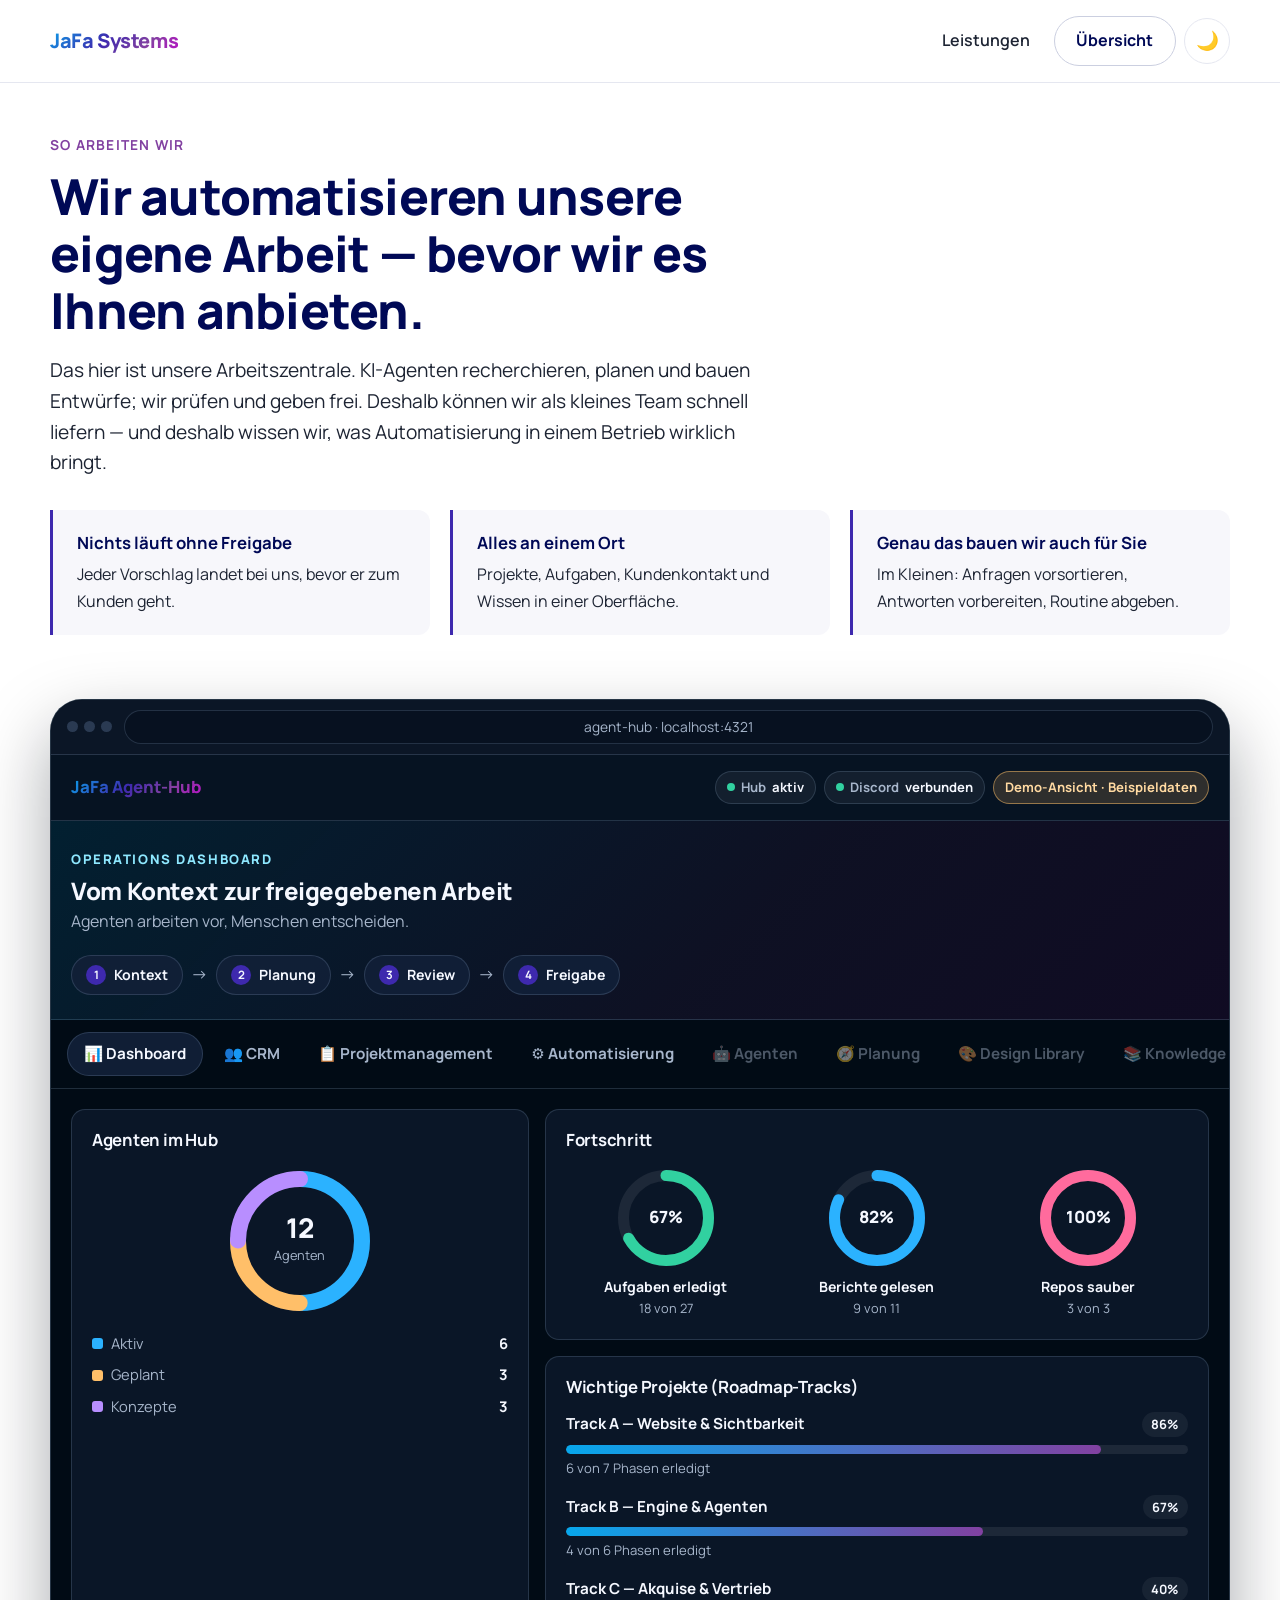
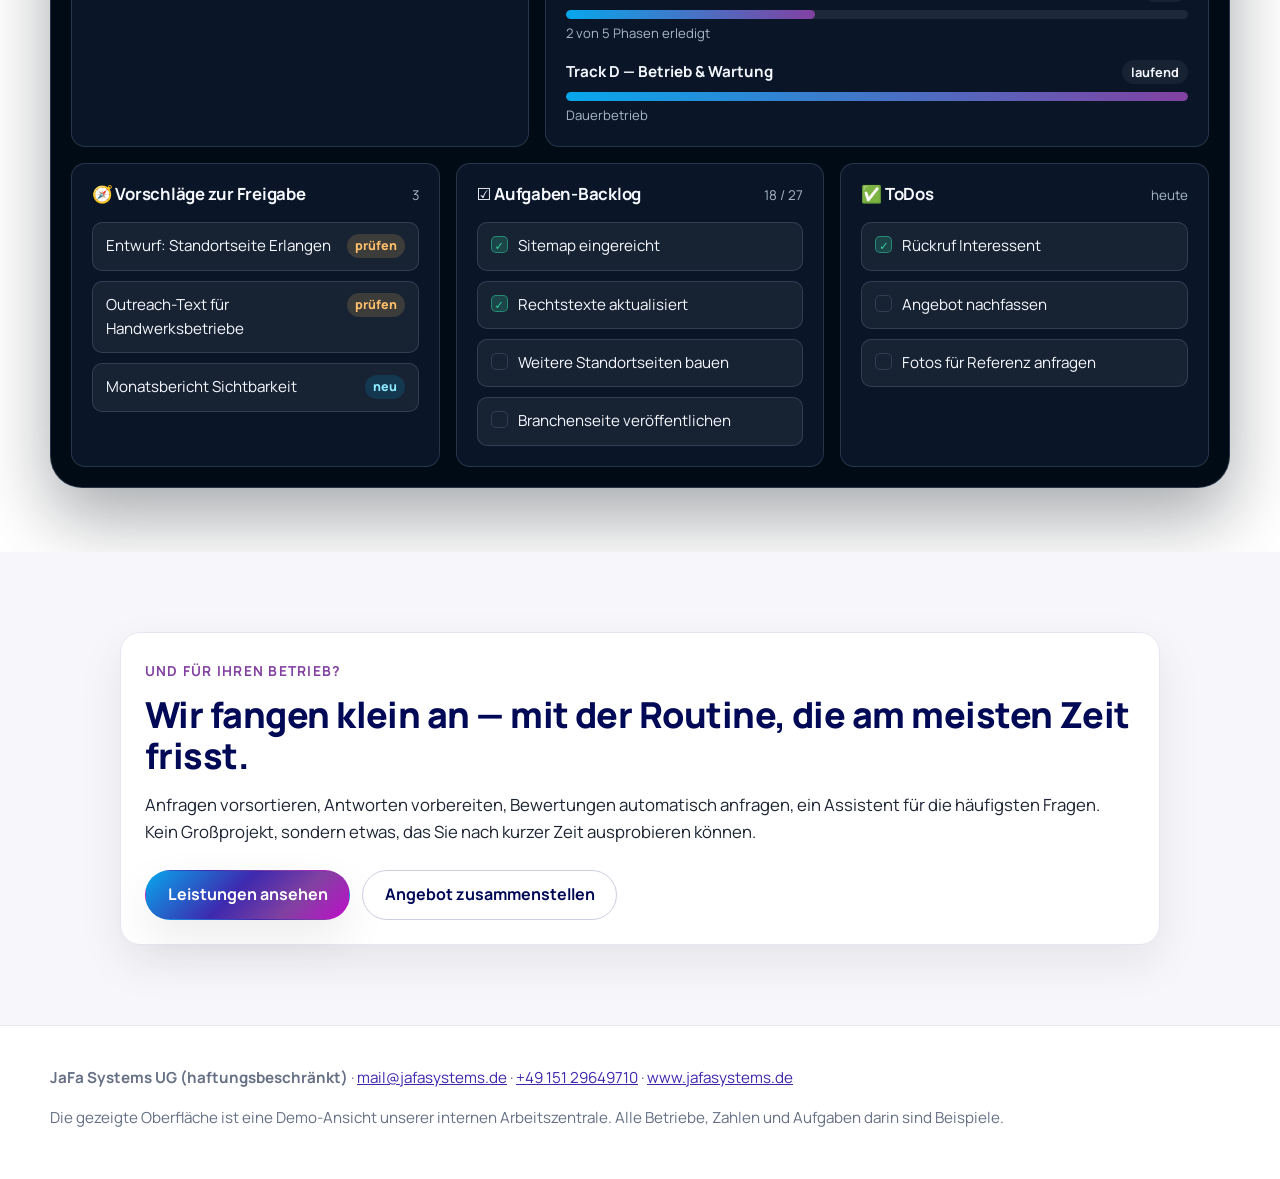
<file: messe/agent-hub/index.html>
<!doctype html>
<html lang="de">
<head>
<meta charset="utf-8">
<meta name="viewport" content="width=device-width, initial-scale=1">
<script>
  /* Farbmodus vor dem ersten Rendern setzen — gleiche Logik wie auf www.jafasystems.de. */
  (function () {
    var choice = null;
    try { choice = localStorage.getItem('jafa-color-mode'); } catch (e) {}
    var dark = choice === 'dark' || (choice !== 'light' && window.matchMedia('(prefers-color-scheme: dark)').matches);
    document.documentElement.dataset.theme = dark ? 'dark' : 'light';
  })();
</script>
<meta name="robots" content="noindex,nofollow">
<title>JaFa Systems – So arbeiten wir</title>
<meta name="description" content="Einblick in die Arbeitszentrale von JaFa Systems: KI-Agenten für Recherche, Planung und Entwürfe — jeder Schritt mit Freigabe.">
<link rel="stylesheet" href="../assets/jafa.css">
<style>
  /* ---------- heller Erklärrahmen ---------- */
  .intro { padding: var(--space-12) 0 var(--space-8); }
  .intro h1 { max-width: 20ch; }
  .intro .lead { max-width: 62ch; }

  .points { margin-top: var(--space-8); }
  .point { padding: var(--space-5) var(--space-6); border-left: 3px solid var(--color-brand); background: var(--color-surface); border-radius: 0 var(--radius-sm) var(--radius-sm) 0; }
  .point strong { display: block; color: var(--color-brand-strong); margin-bottom: 4px; }
  .point span { color: var(--color-ink-soft); font-size: 1rem; }

  /* ---------- App-Fenster (dunkel, wie der echte Hub) ---------- */
  .app-stage { padding: var(--space-8) 0 var(--space-16); }

  .hub {
    --bg: #010b15;
    --bg-2: #061322;
    --surface: rgba(12, 25, 43, 0.86);
    --surface-strong: rgba(17, 32, 56, 0.96);
    --surface-soft: rgba(255, 255, 255, 0.055);
    --ink: #f5f8ff;
    --hub-muted: #a7b6cb;
    --line: rgba(136, 164, 196, 0.22);
    --blue: #07a7ec;
    --indigo: #3e29ae;
    --violet: #8241a1;
    --magenta: #bf0fc9;
    --ok: #31d1a0;
    --warn: #ffbf69;
    --danger: #ff6b7a;

    border-radius: var(--radius-lg);
    overflow: hidden;
    background: var(--bg);
    color: var(--ink);
    box-shadow: 0 30px 70px rgba(1, 11, 21, 0.35);
    border: 1px solid rgba(136, 164, 196, 0.28);
  }

  .hub-bar {
    display: flex;
    align-items: center;
    gap: var(--space-3);
    padding: 10px 16px;
    background: #0b1626;
    border-bottom: 1px solid var(--line);
  }
  .dots { display: flex; gap: 6px; }
  .dots i { width: 11px; height: 11px; border-radius: 50%; background: #2a3a52; }
  .hub-url {
    flex: 1;
    padding: 5px 12px;
    border-radius: 999px;
    background: #071120;
    border: 1px solid var(--line);
    color: var(--hub-muted);
    font-size: 0.86rem;
    text-align: center;
    white-space: nowrap;
    overflow: hidden;
    text-overflow: ellipsis;
  }

  .hub-top {
    display: flex;
    align-items: center;
    flex-wrap: wrap;
    gap: var(--space-3);
    padding: var(--space-4) var(--space-5);
    border-bottom: 1px solid var(--line);
    background: var(--bg-2);
  }
  .hub-brand { font-weight: 800; font-size: 1.05rem; background: var(--gradient-brand); -webkit-background-clip: text; background-clip: text; color: transparent; }
  .chips { display: flex; gap: 8px; flex-wrap: wrap; margin-left: auto; }
  .chip {
    display: inline-flex; align-items: center; gap: 6px;
    padding: 5px 11px; border-radius: 999px;
    background: var(--surface-soft); border: 1px solid var(--line);
    font-size: 0.82rem; font-weight: 700; color: var(--hub-muted);
  }
  .chip b { color: var(--ink); font-weight: 700; }
  .dot { width: 8px; height: 8px; border-radius: 50%; background: var(--ok); }
  .dot-warn { background: var(--warn); }
  .chip-demo { background: rgba(255, 191, 105, 0.16); border-color: rgba(255, 191, 105, 0.5); color: #ffd9a1; }

  .hub-hero { padding: var(--space-6) var(--space-5); border-bottom: 1px solid var(--line); background: linear-gradient(135deg, rgba(7,167,236,0.13), rgba(130,65,161,0.10) 58%, rgba(191,15,201,0.08)); }
  .hub-hero .kicker { font-size: 0.82rem; font-weight: 800; letter-spacing: 0.12em; text-transform: uppercase; color: #8ee8ff; }
  .hub-hero h2 { color: var(--ink); font-size: 1.5rem; margin: 6px 0 4px; }
  .hub-hero p { color: var(--hub-muted); font-size: 1rem; margin: 0; }

  .steps { display: flex; flex-wrap: wrap; gap: 8px; margin-top: var(--space-5); }
  .step {
    display: inline-flex; align-items: center; gap: 8px;
    padding: 8px 14px; border-radius: 999px;
    background: var(--surface-strong); border: 1px solid var(--line);
    font-size: 0.88rem; font-weight: 700;
  }
  .step i { width: 20px; height: 20px; display: grid; place-items: center; border-radius: 50%; background: var(--indigo); font-size: 0.72rem; font-style: normal; }
  .step-arrow { align-self: center; color: var(--hub-muted); }

  .hub-tabs {
    display: flex; gap: 4px;
    padding: var(--space-3) var(--space-4);
    border-bottom: 1px solid var(--line);
    overflow-x: auto;
    -webkit-overflow-scrolling: touch;
    scrollbar-width: none;
  }
  .hub-tabs::-webkit-scrollbar { display: none; }
  .hub-tab {
    flex: 0 0 auto;
    min-height: 44px;
    padding: 9px 16px;
    border: 1px solid transparent;
    border-radius: 999px;
    background: transparent;
    color: var(--hub-muted);
    font: inherit;
    font-size: 0.95rem;
    font-weight: 700;
    cursor: pointer;
    white-space: nowrap;
  }
  .hub-tab[aria-selected="true"] { background: var(--surface-strong); border-color: var(--line); color: var(--ink); }
  .hub-tab[disabled] { opacity: 0.45; cursor: default; }

  .hub-view { display: none; padding: var(--space-5); }
  .hub-view.is-active { display: block; }

  .panel {
    background: var(--surface);
    border: 1px solid var(--line);
    border-radius: 14px;
    padding: var(--space-5);
  }
  .panel h3 { color: var(--ink); font-size: 1.05rem; margin: 0 0 var(--space-4); }
  .panel-title-row { display: flex; align-items: baseline; justify-content: space-between; gap: var(--space-3); margin-bottom: var(--space-4); }
  .panel-title-row h3 { margin: 0; }
  .panel-title-row span { font-size: 0.84rem; color: var(--hub-muted); }

  .hub-grid { display: grid; gap: var(--space-4); }
  @media (min-width: 860px) {
    .hub-grid-2 { grid-template-columns: minmax(0, 1fr) minmax(0, 1.45fr); }
    .hub-grid-3 { grid-template-columns: repeat(3, minmax(0, 1fr)); }
  }

  /* Charts */
  .ring-wrap { position: relative; display: grid; place-items: center; }
  .ring-center { position: absolute; text-align: center; }
  .ring-center b { display: block; font-size: 1.7rem; font-weight: 800; line-height: 1; }
  .ring-center span { font-size: 0.8rem; color: var(--hub-muted); }
  .ring-legend { display: grid; gap: 8px; margin-top: var(--space-4); }
  .ring-legend div { display: flex; align-items: center; gap: 8px; font-size: 0.92rem; color: var(--hub-muted); }
  .ring-legend i { width: 11px; height: 11px; border-radius: 3px; }
  .ring-legend b { margin-left: auto; color: var(--ink); }

  .gauges { display: grid; grid-template-columns: repeat(3, minmax(0, 1fr)); gap: var(--space-3); text-align: center; }
  .gauge b { display: block; font-size: 1.05rem; font-weight: 800; }
  .gauge-cap { font-size: 0.88rem; color: var(--ink); margin-top: 6px; font-weight: 700; }
  .gauge-sub { font-size: 0.8rem; color: var(--hub-muted); }
  @media (max-width: 520px) { .gauges { grid-template-columns: 1fr; } }

  .track { margin-bottom: var(--space-4); }
  .track:last-child { margin-bottom: 0; }
  .track-head { display: flex; align-items: center; gap: var(--space-3); font-size: 0.95rem; font-weight: 700; }
  .track-head .pct { margin-left: auto; padding: 2px 9px; border-radius: 999px; background: var(--surface-soft); font-size: 0.8rem; }
  .bar { height: 9px; margin: 8px 0 4px; border-radius: 999px; background: rgba(255,255,255,0.08); overflow: hidden; }
  .bar i { display: block; height: 100%; border-radius: 999px; background: linear-gradient(90deg, var(--blue), var(--violet)); }
  .track-sub { font-size: 0.82rem; color: var(--hub-muted); }

  .list { display: grid; gap: 10px; }
  .list-item {
    display: flex; align-items: flex-start; gap: 10px;
    padding: 11px 13px; border-radius: 10px;
    background: var(--surface-soft); border: 1px solid var(--line);
    font-size: 0.95rem;
  }
  .list-item .badge { margin-left: auto; font-size: 0.78rem; font-weight: 800; padding: 2px 8px; border-radius: 999px; white-space: nowrap; }
  .badge-ok { background: rgba(49,209,160,0.16); color: var(--ok); }
  .badge-warn { background: rgba(255,191,105,0.16); color: var(--warn); }
  .badge-info { background: rgba(7,167,236,0.16); color: #8ee8ff; }
  .check { width: 17px; height: 17px; border-radius: 5px; border: 1.5px solid var(--line); flex: 0 0 auto; margin-top: 2px; display: grid; place-items: center; font-size: 0.7rem; }
  .check-done { background: rgba(49,209,160,0.2); border-color: rgba(49,209,160,0.5); color: var(--ok); }

  /* CRM */
  .stage-row { display: flex; gap: 6px; overflow-x: auto; padding-bottom: 6px; scrollbar-width: none; }
  .stage-row::-webkit-scrollbar { display: none; }
  .stage {
    flex: 0 0 auto; min-height: 44px;
    display: inline-flex; align-items: center; gap: 7px;
    padding: 8px 13px; border-radius: 999px;
    background: var(--surface-soft); border: 1px solid var(--line);
    font-size: 0.9rem; font-weight: 700; color: var(--hub-muted);
  }
  .stage.is-on { background: var(--indigo); border-color: transparent; color: #fff; }
  .stage .n { padding: 1px 7px; border-radius: 999px; background: rgba(0,0,0,0.28); font-size: 0.78rem; }

  .filters { display: flex; flex-wrap: wrap; gap: 7px; margin: var(--space-4) 0; }
  .filter { padding: 7px 12px; border-radius: 9px; background: #071120; border: 1px solid var(--line); color: var(--hub-muted); font-size: 0.86rem; }

  .crm-leads { display: grid; gap: 9px; }
  .crm-lead {
    display: grid; gap: 4px;
    padding: 13px 15px; border-radius: 11px;
    background: var(--surface-soft);
    border: 1px solid var(--line);
    border-left: 4px solid var(--hub-muted);
  }
  .crm-lead.a { border-left-color: var(--ok); }
  .crm-lead.b { border-left-color: var(--warn); }
  .crm-lead.c { border-left-color: var(--danger); }
  .crm-lead-top { display: flex; align-items: center; gap: 9px; flex-wrap: wrap; }
  .crm-lead-name { font-weight: 800; font-size: 1.02rem; }
  .crm-lead-sub { font-size: 0.88rem; color: var(--hub-muted); }
  .metas { display: flex; flex-wrap: wrap; gap: 6px; margin-top: 4px; }
  .meta { padding: 2px 9px; border-radius: 999px; background: rgba(255,255,255,0.07); border: 1px solid var(--line); font-size: 0.79rem; color: var(--hub-muted); }
  .meta-score { background: rgba(7,167,236,0.16); color: #8ee8ff; border-color: transparent; }
  .meta-new { background: rgba(191,15,201,0.2); color: #f3b9f7; border-color: transparent; font-weight: 800; }
  .crm-lead-act { margin-left: auto; font-size: 0.84rem; font-weight: 800; color: #8ee8ff; }

  /* PM */
  .kpis { display: grid; grid-template-columns: repeat(4, minmax(0,1fr)); gap: var(--space-3); margin-bottom: var(--space-4); }
  .kpi { padding: 13px; border-radius: 11px; background: var(--surface-soft); border: 1px solid var(--line); text-align: center; }
  .kpi b { display: block; font-size: 1.45rem; font-weight: 800; }
  .kpi span { font-size: 0.82rem; color: var(--hub-muted); }
  @media (max-width: 680px) { .kpis { grid-template-columns: repeat(2, minmax(0,1fr)); } }

  .subtabs { display: flex; gap: 5px; overflow-x: auto; margin-bottom: var(--space-4); scrollbar-width: none; }
  .subtabs::-webkit-scrollbar { display: none; }
  .subtab { flex: 0 0 auto; padding: 7px 13px; border-radius: 999px; background: var(--surface-soft); border: 1px solid var(--line); font-size: 0.88rem; font-weight: 700; color: var(--hub-muted); }
  .subtab.is-on { background: var(--surface-strong); color: var(--ink); }

  .proj { padding: var(--space-4); border-radius: 12px; background: var(--surface-soft); border: 1px solid var(--line); }
  .proj h4 { margin: 0 0 4px; font-size: 1.02rem; color: var(--ink); }
  .proj p { margin: 0 0 10px; font-size: 0.88rem; color: var(--hub-muted); }

  /* Flow */
  .flow-wrap { position: relative; overflow-x: auto; padding: var(--space-4) 0; }
  .flow { position: relative; width: 920px; height: 300px; }
  .flow svg { position: absolute; inset: 0; width: 100%; height: 100%; }
  .node {
    position: absolute; width: 176px;
    padding: 12px 13px; border-radius: 12px;
    background: var(--surface-strong); border: 1px solid var(--line);
    box-shadow: 0 10px 24px rgba(0,0,0,0.3);
  }
  .node b { display: block; font-size: 0.94rem; margin-bottom: 3px; }
  .node span { font-size: 0.8rem; color: var(--hub-muted); }
  .node.gate { border-color: rgba(255,191,105,0.55); }
  .node.start { border-color: rgba(7,167,236,0.55); }
  .node.done { border-color: rgba(49,209,160,0.5); }
  .node-tag { position: absolute; top: -10px; right: 10px; padding: 1px 8px; border-radius: 999px; font-size: 0.72rem; font-weight: 800; }
  .tag-blue { background: var(--blue); color: #04121f; }
  .tag-warn { background: var(--warn); color: #2a1b00; }
  .tag-ok { background: var(--ok); color: #03261c; }

  .hint { margin-top: var(--space-3); font-size: 0.86rem; color: var(--hub-muted); }

  .stack { display: grid; gap: var(--space-4); }

  /* Abschluss */
  .closing { background: var(--color-surface); }
  .closing .card p { color: var(--color-ink-soft); }
  .cta-row { display: flex; flex-wrap: wrap; gap: var(--space-3); margin-top: var(--space-6); }
</style>
</head>
<body>

<header class="site-head">
  <a class="wordmark" href="../index.html">JaFa Systems</a>
  <nav class="head-links">
    <a class="btn btn-quiet" href="../leistungen/index.html">Leistungen</a>
    <a class="btn btn-ghost" href="../index.html">Übersicht</a>
    <button type="button" class="theme-toggle" data-theme-toggle aria-pressed="false"
            aria-label="Dunkelmodus einschalten" title="Dunkelmodus einschalten">
      <span class="icon-light" aria-hidden="true">🌙</span>
      <span class="icon-dark" aria-hidden="true">☀️</span>
    </button>
  </nav>
</header>

<section class="intro">
  <div class="wrap">
    <span class="eyebrow">So arbeiten wir</span>
    <h1>Wir automatisieren unsere eigene Arbeit — bevor wir es Ihnen anbieten.</h1>
    <p class="lead">
      Das hier ist unsere Arbeitszentrale. KI-Agenten recherchieren, planen und bauen Entwürfe;
      wir prüfen und geben frei. Deshalb können wir als kleines Team schnell liefern — und
      deshalb wissen wir, was Automatisierung in einem Betrieb wirklich bringt.
    </p>

    <div class="grid grid-3 points">
      <div class="point">
        <strong>Nichts läuft ohne Freigabe</strong>
        <span>Jeder Vorschlag landet bei uns, bevor er zum Kunden geht.</span>
      </div>
      <div class="point">
        <strong>Alles an einem Ort</strong>
        <span>Projekte, Aufgaben, Kundenkontakt und Wissen in einer Oberfläche.</span>
      </div>
      <div class="point">
        <strong>Genau das bauen wir auch für Sie</strong>
        <span>Im Kleinen: Anfragen vorsortieren, Antworten vorbereiten, Routine abgeben.</span>
      </div>
    </div>
  </div>
</section>

<section class="app-stage">
  <div class="wrap">
    <div class="hub">

      <div class="hub-bar">
        <span class="dots"><i></i><i></i><i></i></span>
        <span class="hub-url">agent-hub · localhost:4321</span>
      </div>

      <div class="hub-top">
        <span class="hub-brand">JaFa Agent-Hub</span>
        <span class="chips">
          <span class="chip"><i class="dot"></i> Hub <b>aktiv</b></span>
          <span class="chip"><i class="dot"></i> Discord <b>verbunden</b></span>
          <span class="chip chip-demo">Demo-Ansicht · Beispieldaten</span>
        </span>
      </div>

      <div class="hub-hero">
        <span class="kicker">Operations Dashboard</span>
        <h2>Vom Kontext zur freigegebenen Arbeit</h2>
        <p>Agenten arbeiten vor, Menschen entscheiden.</p>
        <div class="steps">
          <span class="step"><i>1</i> Kontext</span>
          <span class="step-arrow">→</span>
          <span class="step"><i>2</i> Planung</span>
          <span class="step-arrow">→</span>
          <span class="step"><i>3</i> Review</span>
          <span class="step-arrow">→</span>
          <span class="step"><i>4</i> Freigabe</span>
        </div>
      </div>

      <div class="hub-tabs" role="tablist" aria-label="Bereiche">
        <button class="hub-tab" role="tab" aria-selected="true" data-view="dashboard">📊 Dashboard</button>
        <button class="hub-tab" role="tab" aria-selected="false" data-view="crm">👥 CRM</button>
        <button class="hub-tab" role="tab" aria-selected="false" data-view="pm">📋 Projektmanagement</button>
        <button class="hub-tab" role="tab" aria-selected="false" data-view="flows">⚙️ Automatisierung</button>
        <button class="hub-tab" role="tab" aria-selected="false" disabled>🤖 Agenten</button>
        <button class="hub-tab" role="tab" aria-selected="false" disabled>🧭 Planung</button>
        <button class="hub-tab" role="tab" aria-selected="false" disabled>🎨 Design Library</button>
        <button class="hub-tab" role="tab" aria-selected="false" disabled>📚 Knowledge Base</button>
      </div>

      <!-- ============ Dashboard ============ -->
      <section class="hub-view is-active" id="view-dashboard">
        <div class="hub-grid hub-grid-2">

          <div class="panel">
            <h3>Agenten im Hub</h3>
            <div class="ring-wrap">
              <svg width="150" height="150" viewBox="0 0 150 150" role="img" aria-label="Agenten: 6 aktiv, 3 geplant, 3 Konzepte">
                <circle cx="75" cy="75" r="62" fill="none" stroke="rgba(255,255,255,0.08)" stroke-width="16"></circle>
                <circle cx="75" cy="75" r="62" fill="none" stroke="#2bb2ff" stroke-width="16" stroke-linecap="round"
                        stroke-dasharray="194.8 194.8" stroke-dashoffset="0" transform="rotate(-90 75 75)"></circle>
                <circle cx="75" cy="75" r="62" fill="none" stroke="#ffbf69" stroke-width="16" stroke-linecap="round"
                        stroke-dasharray="97.4 292.2" stroke-dashoffset="-194.8" transform="rotate(-90 75 75)"></circle>
                <circle cx="75" cy="75" r="62" fill="none" stroke="#b88eff" stroke-width="16" stroke-linecap="round"
                        stroke-dasharray="97.4 292.2" stroke-dashoffset="-292.2" transform="rotate(-90 75 75)"></circle>
              </svg>
              <span class="ring-center"><b>12</b><span>Agenten</span></span>
            </div>
            <div class="ring-legend">
              <div><i style="background:#2bb2ff"></i> Aktiv <b>6</b></div>
              <div><i style="background:#ffbf69"></i> Geplant <b>3</b></div>
              <div><i style="background:#b88eff"></i> Konzepte <b>3</b></div>
            </div>
          </div>

          <div class="stack">
            <div class="panel">
              <h3>Fortschritt</h3>
              <div class="gauges">
                <div class="gauge">
                  <div class="ring-wrap">
                    <svg width="104" height="104" viewBox="0 0 104 104" role="img" aria-label="Aufgaben erledigt: 67 Prozent">
                      <circle cx="52" cy="52" r="42.5" fill="none" stroke="rgba(255,255,255,0.08)" stroke-width="11"></circle>
                      <circle cx="52" cy="52" r="42.5" fill="none" stroke="#31d1a0" stroke-width="11" stroke-linecap="round"
                              stroke-dasharray="178.9 88.1" transform="rotate(-90 52 52)"></circle>
                    </svg>
                    <span class="ring-center"><b>67%</b></span>
                  </div>
                  <div class="gauge-cap">Aufgaben erledigt</div>
                  <div class="gauge-sub">18 von 27</div>
                </div>
                <div class="gauge">
                  <div class="ring-wrap">
                    <svg width="104" height="104" viewBox="0 0 104 104" role="img" aria-label="Berichte gelesen: 82 Prozent">
                      <circle cx="52" cy="52" r="42.5" fill="none" stroke="rgba(255,255,255,0.08)" stroke-width="11"></circle>
                      <circle cx="52" cy="52" r="42.5" fill="none" stroke="#2bb2ff" stroke-width="11" stroke-linecap="round"
                              stroke-dasharray="218.9 48.1" transform="rotate(-90 52 52)"></circle>
                    </svg>
                    <span class="ring-center"><b>82%</b></span>
                  </div>
                  <div class="gauge-cap">Berichte gelesen</div>
                  <div class="gauge-sub">9 von 11</div>
                </div>
                <div class="gauge">
                  <div class="ring-wrap">
                    <svg width="104" height="104" viewBox="0 0 104 104" role="img" aria-label="Repos sauber: 100 Prozent">
                      <circle cx="52" cy="52" r="42.5" fill="none" stroke="rgba(255,255,255,0.08)" stroke-width="11"></circle>
                      <circle cx="52" cy="52" r="42.5" fill="none" stroke="#ff6b9d" stroke-width="11" stroke-linecap="round"
                              stroke-dasharray="267 0" transform="rotate(-90 52 52)"></circle>
                    </svg>
                    <span class="ring-center"><b>100%</b></span>
                  </div>
                  <div class="gauge-cap">Repos sauber</div>
                  <div class="gauge-sub">3 von 3</div>
                </div>
              </div>
            </div>

            <div class="panel">
              <h3>Wichtige Projekte (Roadmap-Tracks)</h3>
              <div class="track">
                <div class="track-head">Track A — Website &amp; Sichtbarkeit <span class="pct">86%</span></div>
                <div class="bar"><i style="width:86%"></i></div>
                <div class="track-sub">6 von 7 Phasen erledigt</div>
              </div>
              <div class="track">
                <div class="track-head">Track B — Engine &amp; Agenten <span class="pct">67%</span></div>
                <div class="bar"><i style="width:67%"></i></div>
                <div class="track-sub">4 von 6 Phasen erledigt</div>
              </div>
              <div class="track">
                <div class="track-head">Track C — Akquise &amp; Vertrieb <span class="pct">40%</span></div>
                <div class="bar"><i style="width:40%"></i></div>
                <div class="track-sub">2 von 5 Phasen erledigt</div>
              </div>
              <div class="track">
                <div class="track-head">Track D — Betrieb &amp; Wartung <span class="pct">laufend</span></div>
                <div class="bar"><i style="width:100%"></i></div>
                <div class="track-sub">Dauerbetrieb</div>
              </div>
            </div>
          </div>
        </div>

        <div class="hub-grid hub-grid-3" style="margin-top:var(--space-4)">
          <div class="panel">
            <div class="panel-title-row"><h3>🧭 Vorschläge zur Freigabe</h3><span>3</span></div>
            <div class="list">
              <div class="list-item">Entwurf: Standortseite Erlangen <span class="badge badge-warn">prüfen</span></div>
              <div class="list-item">Outreach-Text für Handwerksbetriebe <span class="badge badge-warn">prüfen</span></div>
              <div class="list-item">Monatsbericht Sichtbarkeit <span class="badge badge-info">neu</span></div>
            </div>
          </div>
          <div class="panel">
            <div class="panel-title-row"><h3>☑️ Aufgaben-Backlog</h3><span>18 / 27</span></div>
            <div class="list">
              <div class="list-item"><span class="check check-done">✓</span> Sitemap eingereicht</div>
              <div class="list-item"><span class="check check-done">✓</span> Rechtstexte aktualisiert</div>
              <div class="list-item"><span class="check"></span> Weitere Standortseiten bauen</div>
              <div class="list-item"><span class="check"></span> Branchenseite veröffentlichen</div>
            </div>
          </div>
          <div class="panel">
            <div class="panel-title-row"><h3>✅ ToDos</h3><span>heute</span></div>
            <div class="list">
              <div class="list-item"><span class="check check-done">✓</span> Rückruf Interessent</div>
              <div class="list-item"><span class="check"></span> Angebot nachfassen</div>
              <div class="list-item"><span class="check"></span> Fotos für Referenz anfragen</div>
            </div>
          </div>
        </div>
      </section>

      <!-- ============ CRM ============ -->
      <section class="hub-view" id="view-crm">
        <div class="panel">
          <div class="panel-title-row">
            <h3>Kunden, Leads und Akquise</h3>
            <span>Beispieldaten — keine echten Betriebe</span>
          </div>

          <div class="stage-row">
            <span class="stage is-on">Backlog <span class="n">24</span></span>
            <span class="stage">Potenzial <span class="n">11</span></span>
            <span class="stage">OnePager <span class="n">6</span></span>
            <span class="stage">Outreach <span class="n">4</span></span>
            <span class="stage">Im Gespräch <span class="n">3</span></span>
            <span class="stage">Gewonnen <span class="n">2</span></span>
          </div>

          <div class="filters">
            <span class="filter">Priorität: A</span>
            <span class="filter">Branche: alle</span>
            <span class="filter">Ort: Forchheim + 30 km</span>
            <span class="filter">nur ohne Website</span>
            <span class="filter">KI-geprüft</span>
          </div>

          <div class="crm-leads">
            <div class="crm-lead a">
              <div class="crm-lead-top">
                <span class="crm-lead-name">Bäckerei Sonnenfeld</span>
                <span class="meta meta-new">NEU</span>
                <span class="crm-lead-act">OnePager bauen →</span>
              </div>
              <div class="crm-lead-sub">Bäckerei · Forchheim</div>
              <div class="metas">
                <span class="meta meta-score">Potenzial 87</span>
                <span class="meta">keine Website</span>
                <span class="meta">★ 4,6 (38)</span>
                <span class="meta">KI-geprüft</span>
              </div>
            </div>

            <div class="crm-lead a">
              <div class="crm-lead-top">
                <span class="crm-lead-name">Autohaus Mertens</span>
                <span class="crm-lead-act">Brief ansehen →</span>
              </div>
              <div class="crm-lead-sub">Kfz-Betrieb · Erlangen</div>
              <div class="metas">
                <span class="meta meta-score">Potenzial 81</span>
                <span class="meta">Website veraltet</span>
                <span class="meta">★ 4,2 (64)</span>
                <span class="meta">📄 Brief</span>
              </div>
            </div>

            <div class="crm-lead a">
              <div class="crm-lead-top">
                <span class="crm-lead-name">Kita Regenbogeninsel</span>
                <span class="crm-lead-act">Entwurf freigeben →</span>
              </div>
              <div class="crm-lead-sub">Kindertagesstätte · Fürth</div>
              <div class="metas">
                <span class="meta meta-score">Potenzial 90</span>
                <span class="meta">OnePager erstellt</span>
                <span class="meta">Branche mit Referenz</span>
              </div>
            </div>

            <div class="crm-lead b">
              <div class="crm-lead-top">
                <span class="crm-lead-name">Praxis am Stadtpark</span>
                <span class="crm-lead-act">recherchieren →</span>
              </div>
              <div class="crm-lead-sub">Physiotherapie · Bamberg</div>
              <div class="metas">
                <span class="meta meta-score">Potenzial 74</span>
                <span class="meta">★ 4,8 (25)</span>
                <span class="meta">nicht mobil optimiert</span>
              </div>
            </div>

            <div class="crm-lead b">
              <div class="crm-lead-top">
                <span class="crm-lead-name">Garten &amp; Grün Weidinger</span>
                <span class="crm-lead-act">recherchieren →</span>
              </div>
              <div class="crm-lead-sub">Garten- und Landschaftsbau · Höchstadt</div>
              <div class="metas">
                <span class="meta meta-score">Potenzial 68</span>
                <span class="meta">keine Website</span>
                <span class="meta">Neugründung</span>
              </div>
            </div>

            <div class="crm-lead c">
              <div class="crm-lead-top">
                <span class="crm-lead-name">Elektro Kastner</span>
                <span class="crm-lead-act">später →</span>
              </div>
              <div class="crm-lead-sub">Elektrohandwerk · Nürnberg</div>
              <div class="metas">
                <span class="meta meta-score">Potenzial 52</span>
                <span class="meta">Website aktuell</span>
              </div>
            </div>
          </div>

          <p class="hint">
            Der Agent recherchiert öffentlich verfügbare Angaben, prüft die bestehende Website
            und schlägt eine Priorität vor. Angesprochen wird erst, wenn wir zugestimmt haben.
          </p>
        </div>
      </section>

      <!-- ============ Projektmanagement ============ -->
      <section class="hub-view" id="view-pm">
        <div class="kpis">
          <div class="kpi"><b>7</b><span>Projekte aktiv</span></div>
          <div class="kpi"><b>18</b><span>Aufgaben erledigt</span></div>
          <div class="kpi"><b>3</b><span>im Arbeitsvorrat</span></div>
          <div class="kpi"><b>2</b><span>warten auf Freigabe</span></div>
        </div>

        <div class="subtabs">
          <span class="subtab is-on">📁 Projekte</span>
          <span class="subtab">🗺️ Roadmap</span>
          <span class="subtab">💡 Ideen</span>
          <span class="subtab">✅ ToDos</span>
          <span class="subtab">🧠 Berichte</span>
        </div>

        <div class="panel" style="margin-bottom:var(--space-4)">
          <div class="panel-title-row">
            <h3>📥 Arbeitsvorrat</h3>
            <span>wird der Reihe nach abgearbeitet</span>
          </div>
          <div class="list">
            <div class="list-item">Texte für Branchenseite schreiben <span class="badge badge-warn">wartet</span></div>
            <div class="list-item">Design-Referenzen auswerten <span class="badge badge-warn">wartet</span></div>
            <div class="list-item">Monatsbericht zusammenstellen <span class="badge badge-info">läuft</span></div>
          </div>
        </div>

        <div class="hub-grid hub-grid-3">
          <div class="proj">
            <h4>Website-Relaunch</h4>
            <p>Eigene Seite neu gebaut und live gestellt</p>
            <div class="bar"><i style="width:100%"></i></div>
            <div class="track-sub">abgeschlossen</div>
          </div>
          <div class="proj">
            <h4>Sichtbarkeit ausbauen</h4>
            <p>Standort- und Branchenseiten, laufende Messung</p>
            <div class="bar"><i style="width:45%"></i></div>
            <div class="track-sub">in Arbeit</div>
          </div>
          <div class="proj">
            <h4>Kundenbetreuung automatisieren</h4>
            <p>Anfragen vorsortieren, Antworten vorbereiten</p>
            <div class="bar"><i style="width:60%"></i></div>
            <div class="track-sub">in Arbeit</div>
          </div>
        </div>

        <p class="hint">
          Aus jedem Bericht kann eine Aufgabe werden, aus jeder Aufgabe ein Arbeitsauftrag an
          einen Agenten — mit Freigabe-Schritt dazwischen.
        </p>
      </section>

      <!-- ============ Automatisierung ============ -->
      <section class="hub-view" id="view-flows">
        <div class="panel" style="margin-bottom:var(--space-4)">
          <div class="panel-title-row">
            <h3>Arbeitsspeicher</h3>
            <span>gesammelt, wird gebündelt abgearbeitet</span>
          </div>
          <div class="list">
            <div class="list-item">🎨 Design-Analysen <span class="badge badge-info">5 offen</span></div>
            <div class="list-item">📋 Aufträge im Vorrat <span class="badge badge-warn">3 offen</span></div>
          </div>
        </div>

        <div class="panel">
          <div class="panel-title-row">
            <h3>Ablauf: vom neuen Betrieb zum fertigen Entwurf</h3>
            <span>Beispiel-Ablauf</span>
          </div>

          <div class="flow-wrap">
            <div class="flow">
              <svg viewBox="0 0 920 300" preserveAspectRatio="none" aria-hidden="true">
                <defs>
                  <!-- userSpaceOnUse: eine waagerechte Linie hat eine Bounding-Box ohne Höhe,
                       ein Verlauf in objectBoundingBox-Einheiten würde dort gar nicht zeichnen. -->
                  <linearGradient id="edge" gradientUnits="userSpaceOnUse" x1="0" y1="0" x2="920" y2="0">
                    <stop offset="0%" stop-color="#07a7ec"></stop>
                    <stop offset="100%" stop-color="#8241a1"></stop>
                  </linearGradient>
                </defs>
                <!-- Reihe 1: Betrieb -> Recherche -> Website-Check -->
                <path d="M196 81 L 304 81" stroke="url(#edge)" stroke-width="2.5" fill="none"></path>
                <path d="M480 81 L 588 81" stroke="url(#edge)" stroke-width="2.5" fill="none"></path>
                <!-- Umbruch nach unten links auf das Freigabe-Tor -->
                <path d="M676 135 C 676 172, 420 148, 304 186" stroke="url(#edge)" stroke-width="2.5" fill="none"></path>
                <!-- Reihe 2: Freigabe -> Entwurf -> Vorschlag -->
                <path d="M392 239 L 480 239" stroke="url(#edge)" stroke-width="2.5" fill="none"></path>
                <path d="M656 239 C 690 239, 710 226, 744 226" stroke="url(#edge)" stroke-width="2.5" fill="none"></path>
              </svg>

              <div class="node start" style="left:20px; top:28px">
                <span class="node-tag tag-blue">Start</span>
                <b>Neuer Betrieb</b>
                <span>aus der Region, noch ohne Website</span>
              </div>
              <div class="node" style="left:304px; top:28px">
                <b>KI-Recherche</b>
                <span>Branche, Bewertungen, Auftritt</span>
              </div>
              <div class="node" style="left:588px; top:28px">
                <b>Website-Check</b>
                <span>Tempo, Mobil, Auffindbarkeit</span>
              </div>

              <div class="node gate" style="left:216px; top:186px">
                <span class="node-tag tag-warn">Freigabe</span>
                <b>Wir entscheiden</b>
                <span>passt der Betrieb zu uns?</span>
              </div>
              <div class="node" style="left:480px; top:186px">
                <b>Entwurf bauen</b>
                <span>OnePager im Kundendesign</span>
              </div>
              <div class="node done" style="left:744px; top:186px; width:160px">
                <span class="node-tag tag-ok">Ergebnis</span>
                <b>Vorschlag</b>
                <span>fertig zum Zeigen</span>
              </div>
            </div>
          </div>

          <p class="hint">
            Genau dieses Prinzip bauen wir auch für Betriebe: ein Auslöser, ein paar Schritte
            dazwischen, ein Ergebnis — und an der entscheidenden Stelle ein Mensch.
          </p>
        </div>
      </section>

    </div>
  </div>
</section>

<section class="section closing">
  <div class="wrap-narrow">
    <div class="card">
      <span class="eyebrow">Und für Ihren Betrieb?</span>
      <h2>Wir fangen klein an — mit der Routine, die am meisten Zeit frisst.</h2>
      <p>
        Anfragen vorsortieren, Antworten vorbereiten, Bewertungen automatisch anfragen,
        ein Assistent für die häufigsten Fragen. Kein Großprojekt, sondern etwas, das Sie
        nach kurzer Zeit ausprobieren können.
      </p>
      <div class="cta-row">
        <a class="btn btn-primary" href="../leistungen/index.html">Leistungen ansehen</a>
        <a class="btn btn-ghost" href="../../angebots-baukasten/">Angebot zusammenstellen</a>
      </div>
    </div>
  </div>
</section>

<footer class="site-foot">
  <div class="wrap">
    <p>
      <strong>JaFa Systems UG (haftungsbeschränkt)</strong> ·
      <a href="mailto:mail@jafasystems.de">mail@jafasystems.de</a> ·
      <a href="tel:+4915129649710">+49 151 29649710</a> ·
      <a href="https://www.jafasystems.de/" target="_blank" rel="noopener">www.jafasystems.de</a>
    </p>
    <p class="muted">
      Die gezeigte Oberfläche ist eine Demo-Ansicht unserer internen Arbeitszentrale.
      Alle Betriebe, Zahlen und Aufgaben darin sind Beispiele.
    </p>
  </div>
</footer>

<script>
  (function () {
    var tabs = document.querySelectorAll('.hub-tab[data-view]');
    var views = document.querySelectorAll('.hub-view');

    function show(name) {
      tabs.forEach(function (t) {
        t.setAttribute('aria-selected', String(t.dataset.view === name));
      });
      views.forEach(function (v) {
        v.classList.toggle('is-active', v.id === 'view-' + name);
      });
    }

    tabs.forEach(function (t) {
      t.addEventListener('click', function () { show(t.dataset.view); });
    });
  })();
</script>

<script src="../assets/theme.js" defer></script>

</body>
</html>
</file>
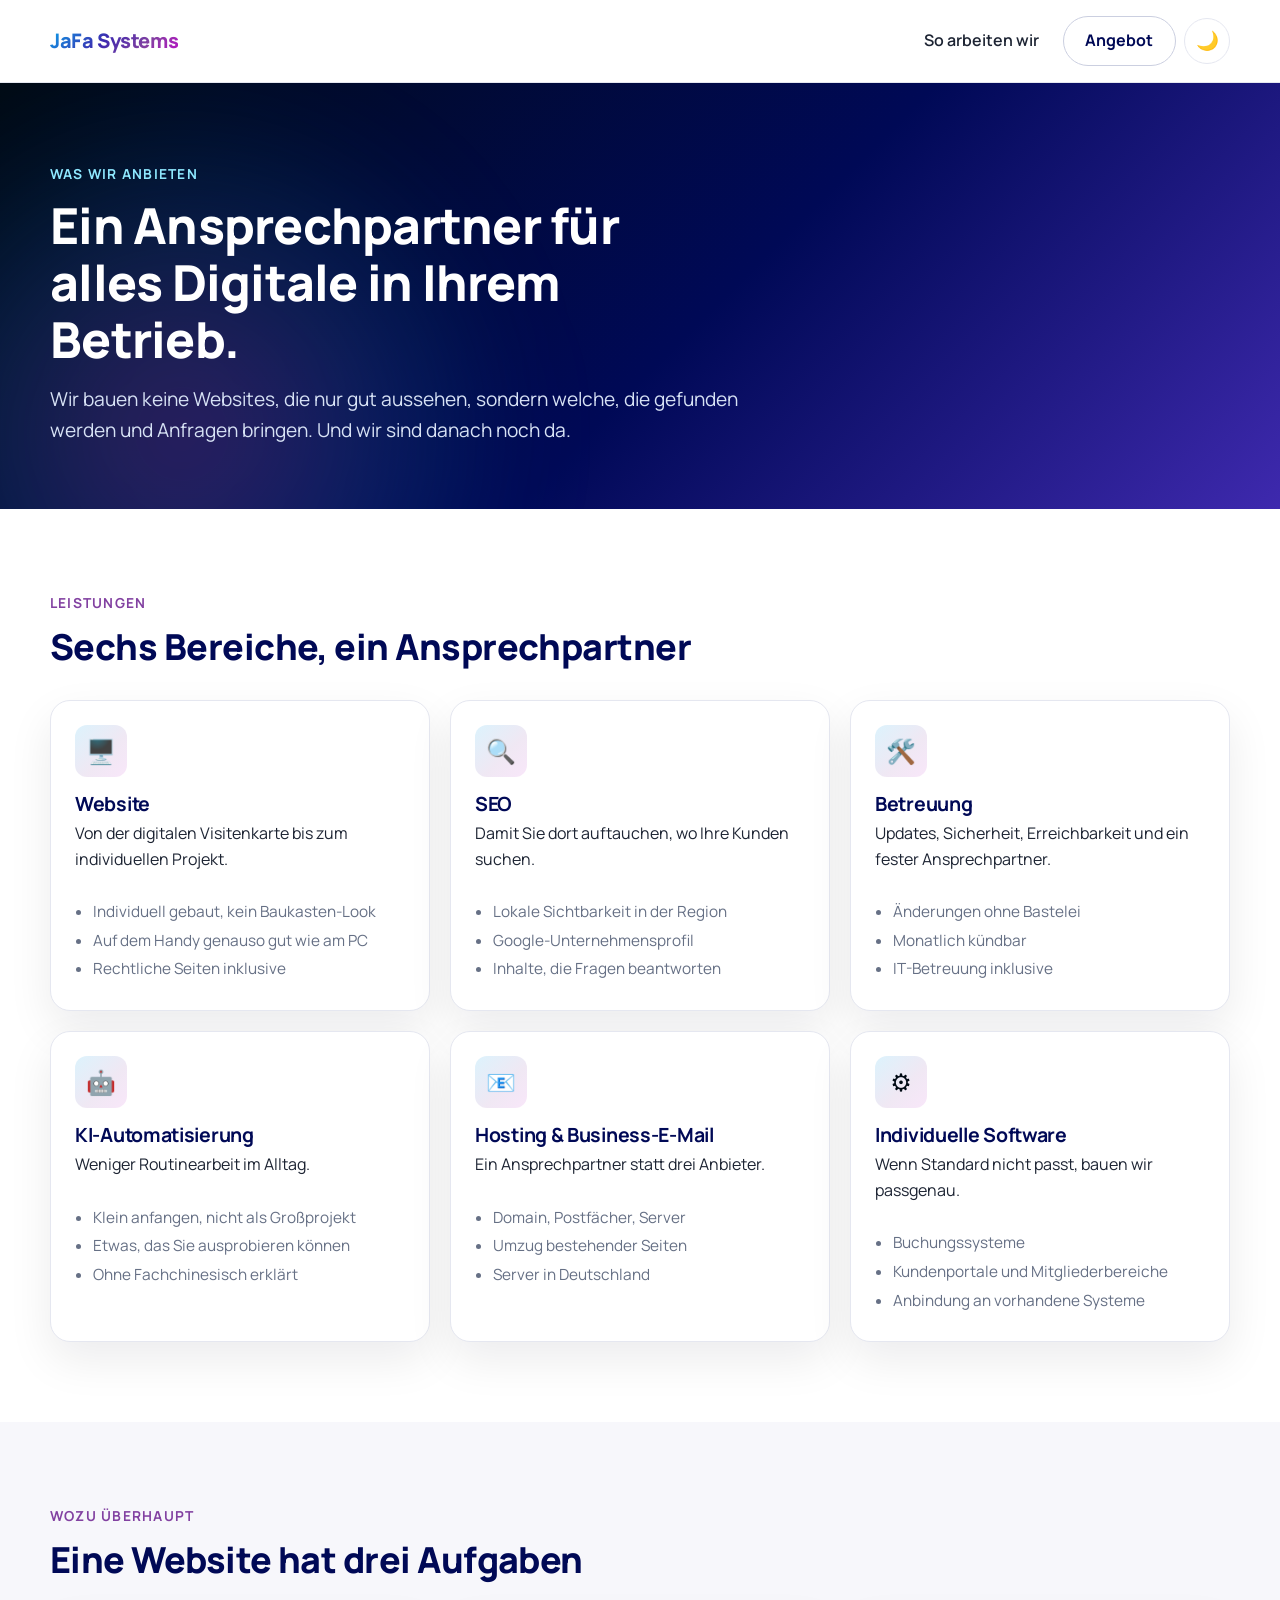
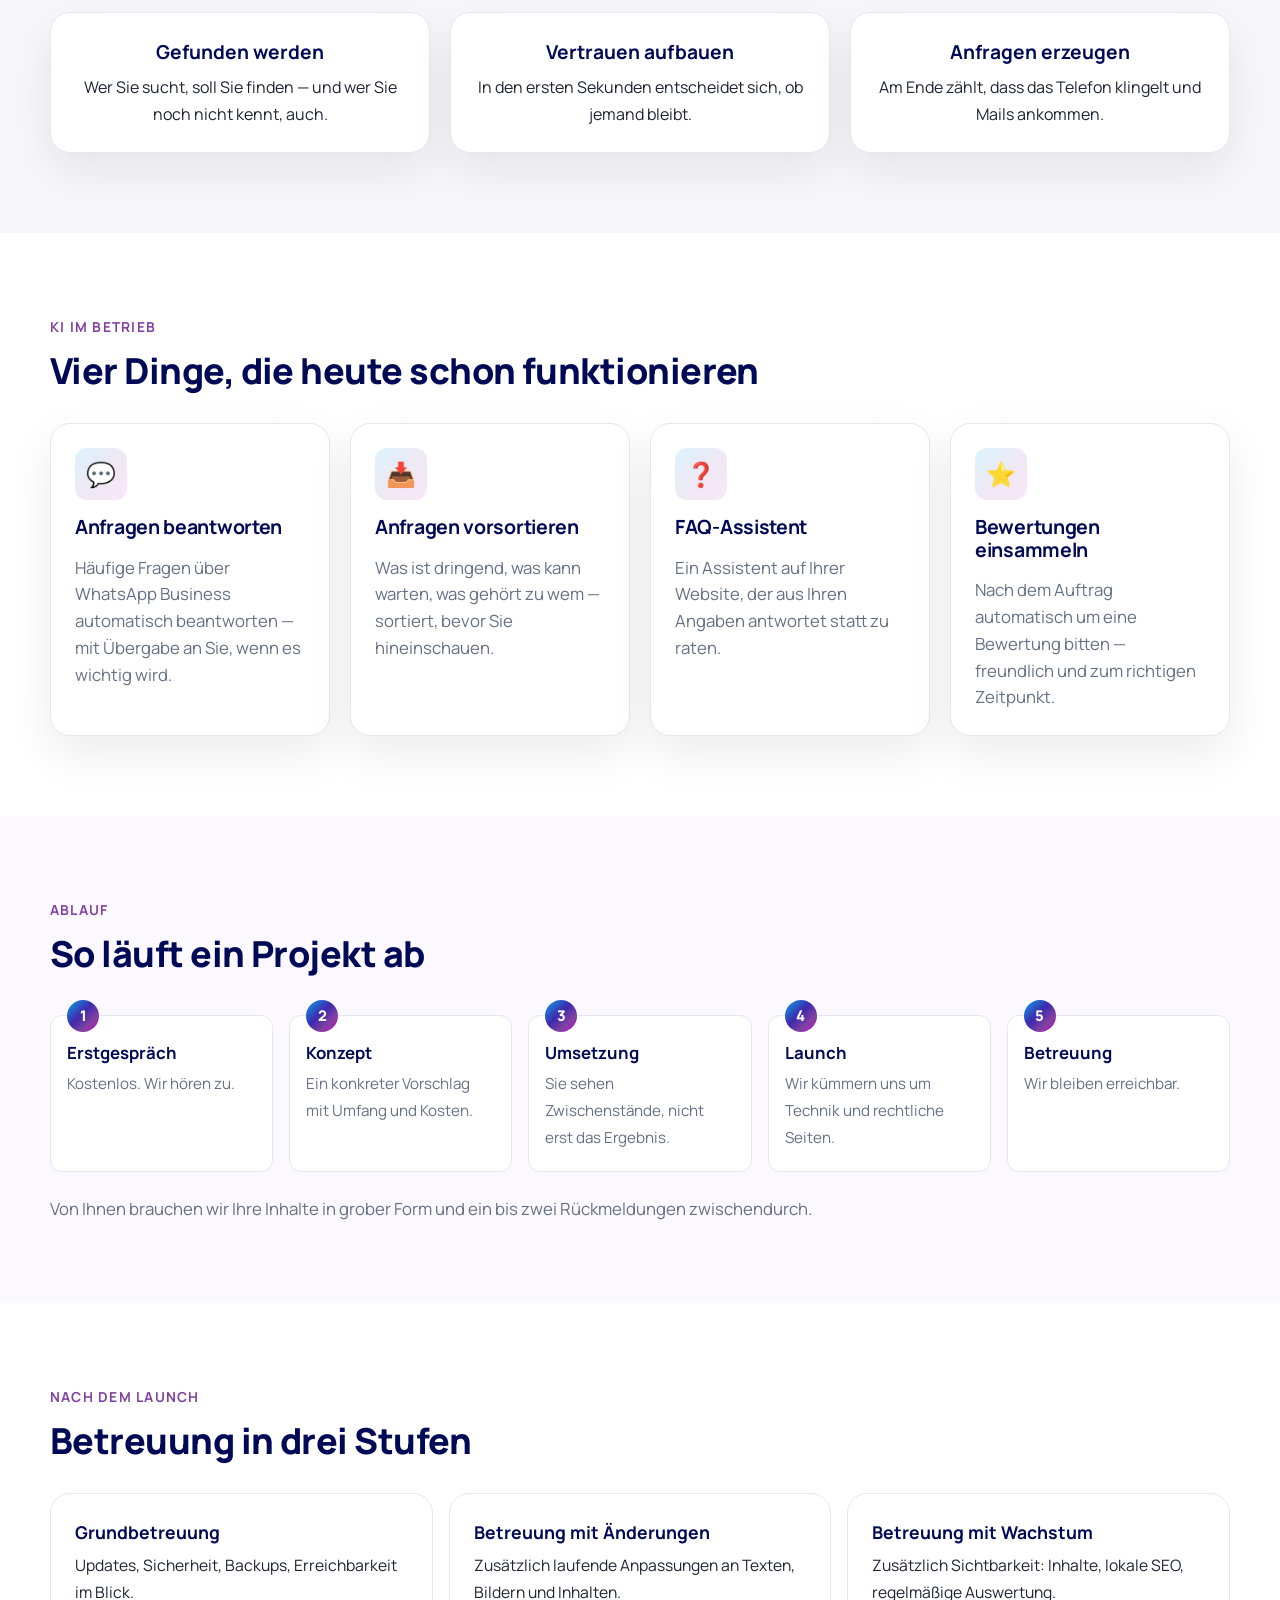
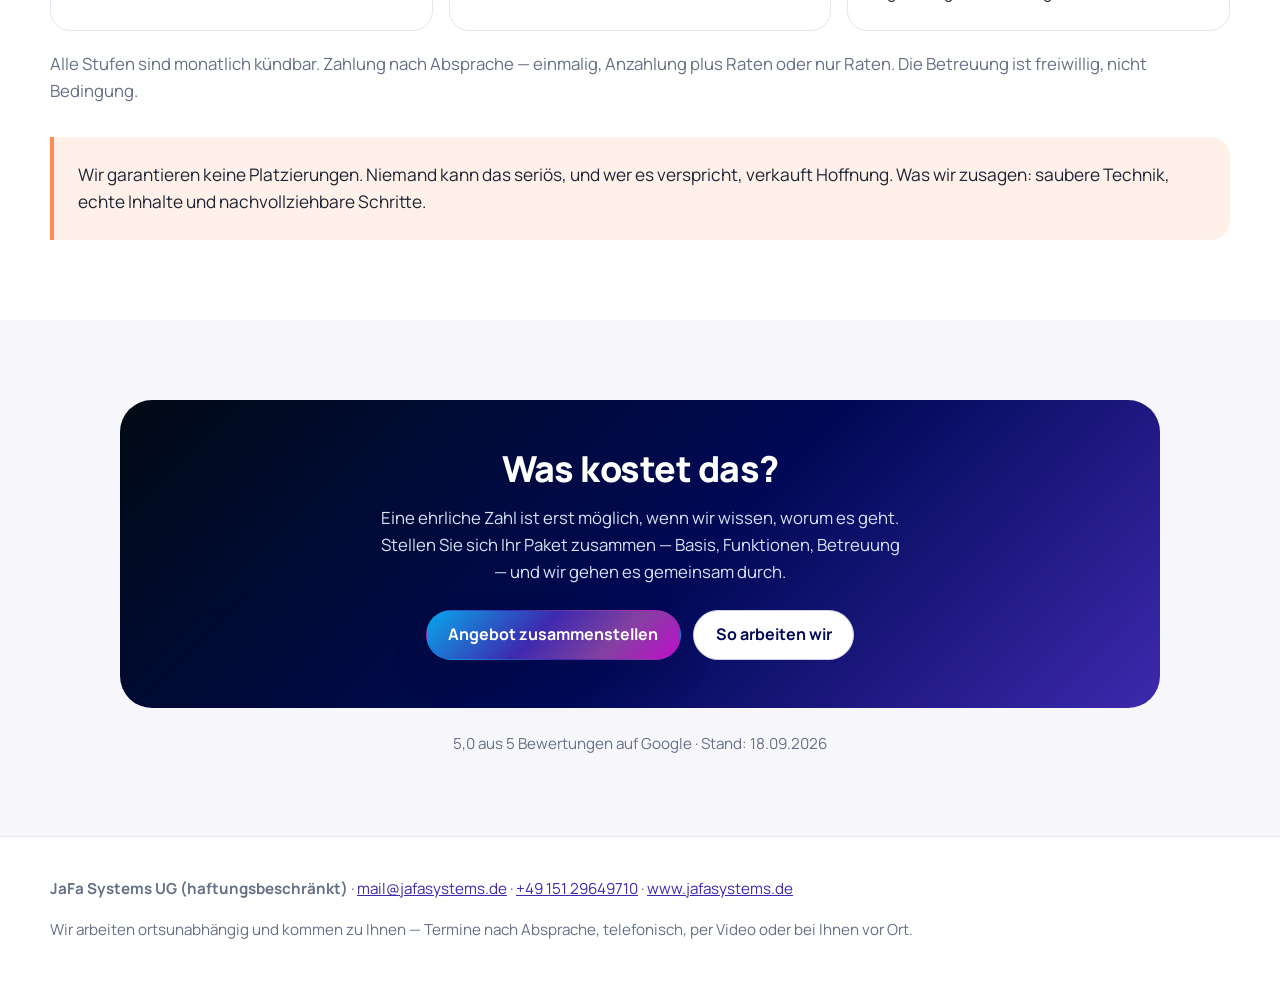
<file: messe/leistungen/index.html>
<!doctype html>
<html lang="de">
<head>
<meta charset="utf-8">
<meta name="viewport" content="width=device-width, initial-scale=1">
<script>
  /* Farbmodus vor dem ersten Rendern setzen — gleiche Logik wie auf www.jafasystems.de. */
  (function () {
    var choice = null;
    try { choice = localStorage.getItem('jafa-color-mode'); } catch (e) {}
    var dark = choice === 'dark' || (choice !== 'light' && window.matchMedia('(prefers-color-scheme: dark)').matches);
    document.documentElement.dataset.theme = dark ? 'dark' : 'light';
  })();
</script>
<meta name="robots" content="noindex,nofollow">
<title>JaFa Systems – Leistungen &amp; Angebot</title>
<meta name="description" content="Website, SEO, Betreuung, KI-Automatisierung, Hosting und individuelle Software — was JaFa Systems für lokale Unternehmen macht.">
<link rel="stylesheet" href="../assets/jafa.css">
<style>
  .hero {
    padding: clamp(44px, 6vw, 84px) 0 clamp(36px, 5vw, 64px);
    background: var(--gradient-hero);
    color: #fff;
    position: relative;
    overflow: hidden;
  }
  .hero::after {
    content: "";
    position: absolute; left: -10%; bottom: -55%;
    width: 60vw; height: 60vw; max-width: 620px; max-height: 620px;
    border-radius: 50%;
    background: radial-gradient(circle, rgba(130,65,161,0.4), rgba(7,167,236,0.12) 55%, transparent 72%);
    filter: blur(64px); pointer-events: none;
  }
  .hero > .wrap { position: relative; z-index: 1; }
  .hero h1 { color: #fff; max-width: 19ch; }
  .hero .eyebrow { color: #8ee8ff; }
  .hero p { color: #d7e2f5; font-size: 1.2rem; max-width: 58ch; }

  .tile {
    display: flex; flex-direction: column;
    background: var(--color-white);
    border: 1px solid var(--color-line);
    border-radius: var(--radius-md);
    padding: var(--space-6);
    box-shadow: var(--shadow-soft);
    height: 100%;
  }
  .tile h3 { margin-bottom: 6px; }
  .tile p { color: var(--color-ink-soft); font-size: 1rem; }
  .tile ul { margin: var(--space-3) 0 0; padding-left: 1.15em; color: var(--color-muted); font-size: 0.96rem; }
  .tile li { margin-bottom: 4px; }

  .jobs { display: grid; gap: var(--space-5); }
  @media (min-width: 760px) { .jobs { grid-template-columns: repeat(3, 1fr); } }
  .job { text-align: center; padding: var(--space-6); }
  .job b { display: block; font-size: 1.2rem; color: var(--color-brand-strong); margin-bottom: 6px; }
  .job span { color: var(--color-ink-soft); font-size: 1rem; }

  .steps { counter-reset: s; display: grid; gap: var(--space-4); }
  @media (min-width: 900px) { .steps { grid-template-columns: repeat(5, 1fr); } }
  .step {
    position: relative;
    padding: var(--space-6) var(--space-4) var(--space-5);
    background: var(--color-white);
    border: 1px solid var(--color-line);
    border-radius: var(--radius-sm);
  }
  .step::before {
    counter-increment: s;
    content: counter(s);
    position: absolute; top: -16px; left: var(--space-4);
    width: 32px; height: 32px; display: grid; place-items: center;
    border-radius: 50%;
    background: var(--gradient-brand); color: #fff;
    font-size: 0.92rem; font-weight: 800;
  }
  .step b { display: block; color: var(--color-brand-strong); margin-bottom: 4px; }
  .step span { color: var(--color-muted); font-size: 0.95rem; }

  .care { display: grid; gap: var(--space-4); }
  @media (min-width: 820px) { .care { grid-template-columns: repeat(3, 1fr); } }
  .care-card { padding: var(--space-6); border-radius: var(--radius-md); background: var(--color-white); border: 1px solid var(--color-line); }
  .care-card b { display: block; font-size: 1.1rem; color: var(--color-brand-strong); margin-bottom: 6px; }
  .care-card span { color: var(--color-ink-soft); font-size: 0.98rem; }

  .honest {
    padding: var(--space-6);
    border-left: 4px solid var(--color-accent);
    background: var(--color-accent-soft);
    border-radius: 0 var(--radius-md) var(--radius-md) 0;
    font-size: 1.08rem;
    color: var(--color-ink-soft);
  }

  .cta {
    text-align: center;
    padding: var(--space-12) var(--space-6);
    border-radius: var(--radius-lg);
    background: var(--gradient-hero);
    color: #fff;
  }
  .cta h2 { color: #fff; }
  .cta p { color: #d7e2f5; max-width: 52ch; margin-inline: auto; }
  .cta-row { display: flex; flex-wrap: wrap; gap: var(--space-3); justify-content: center; margin-top: var(--space-6); }

  .trust { margin-top: var(--space-6); font-size: 0.95rem; color: var(--color-muted); }
</style>
</head>
<body>

<header class="site-head">
  <a class="wordmark" href="../index.html">JaFa Systems</a>
  <nav class="head-links">
    <a class="btn btn-quiet" href="../agent-hub/index.html">So arbeiten wir</a>
    <a class="btn btn-ghost" href="../../angebots-baukasten/">Angebot</a>
    <button type="button" class="theme-toggle" data-theme-toggle aria-pressed="false"
            aria-label="Dunkelmodus einschalten" title="Dunkelmodus einschalten">
      <span class="icon-light" aria-hidden="true">🌙</span>
      <span class="icon-dark" aria-hidden="true">☀️</span>
    </button>
  </nav>
</header>

<section class="hero">
  <div class="wrap">
    <span class="eyebrow">Was wir anbieten</span>
    <h1>Ein Ansprechpartner für alles Digitale in Ihrem Betrieb.</h1>
    <p>
      Wir bauen keine Websites, die nur gut aussehen, sondern welche, die gefunden werden und
      Anfragen bringen. Und wir sind danach noch da.
    </p>
  </div>
</section>

<section class="section">
  <div class="wrap">
    <span class="eyebrow">Leistungen</span>
    <h2>Sechs Bereiche, ein Ansprechpartner</h2>

    <div class="grid grid-3" style="margin-top:var(--space-8)">

      <article class="tile">
        <span class="tile-icon">🖥️</span>
        <h3>Website</h3>
        <p>Von der digitalen Visitenkarte bis zum individuellen Projekt.</p>
        <ul>
          <li>Individuell gebaut, kein Baukasten-Look</li>
          <li>Auf dem Handy genauso gut wie am PC</li>
          <li>Rechtliche Seiten inklusive</li>
        </ul>
      </article>

      <article class="tile">
        <span class="tile-icon">🔍</span>
        <h3>SEO</h3>
        <p>Damit Sie dort auftauchen, wo Ihre Kunden suchen.</p>
        <ul>
          <li>Lokale Sichtbarkeit in der Region</li>
          <li>Google-Unternehmensprofil</li>
          <li>Inhalte, die Fragen beantworten</li>
        </ul>
      </article>

      <article class="tile">
        <span class="tile-icon">🛠️</span>
        <h3>Betreuung</h3>
        <p>Updates, Sicherheit, Erreichbarkeit und ein fester Ansprechpartner.</p>
        <ul>
          <li>Änderungen ohne Bastelei</li>
          <li>Monatlich kündbar</li>
          <li>IT-Betreuung inklusive</li>
        </ul>
      </article>

      <article class="tile">
        <span class="tile-icon">🤖</span>
        <h3>KI-Automatisierung</h3>
        <p>Weniger Routinearbeit im Alltag.</p>
        <ul>
          <li>Klein anfangen, nicht als Großprojekt</li>
          <li>Etwas, das Sie ausprobieren können</li>
          <li>Ohne Fachchinesisch erklärt</li>
        </ul>
      </article>

      <article class="tile">
        <span class="tile-icon">📧</span>
        <h3>Hosting &amp; Business-E-Mail</h3>
        <p>Ein Ansprechpartner statt drei Anbieter.</p>
        <ul>
          <li>Domain, Postfächer, Server</li>
          <li>Umzug bestehender Seiten</li>
          <li>Server in Deutschland</li>
        </ul>
      </article>

      <article class="tile">
        <span class="tile-icon">⚙️</span>
        <h3>Individuelle Software</h3>
        <p>Wenn Standard nicht passt, bauen wir passgenau.</p>
        <ul>
          <li>Buchungssysteme</li>
          <li>Kundenportale und Mitgliederbereiche</li>
          <li>Anbindung an vorhandene Systeme</li>
        </ul>
      </article>

    </div>
  </div>
</section>

<section class="section section-surface">
  <div class="wrap">
    <span class="eyebrow">Wozu überhaupt</span>
    <h2>Eine Website hat drei Aufgaben</h2>
    <div class="jobs" style="margin-top:var(--space-8)">
      <div class="job card"><b>Gefunden werden</b><span>Wer Sie sucht, soll Sie finden — und wer Sie noch nicht kennt, auch.</span></div>
      <div class="job card"><b>Vertrauen aufbauen</b><span>In den ersten Sekunden entscheidet sich, ob jemand bleibt.</span></div>
      <div class="job card"><b>Anfragen erzeugen</b><span>Am Ende zählt, dass das Telefon klingelt und Mails ankommen.</span></div>
    </div>
  </div>
</section>

<section class="section">
  <div class="wrap">
    <span class="eyebrow">KI im Betrieb</span>
    <h2>Vier Dinge, die heute schon funktionieren</h2>
    <div class="grid grid-4" style="margin-top:var(--space-8)">
      <div class="card">
        <span class="tile-icon">💬</span>
        <h3>Anfragen beantworten</h3>
        <p class="muted">Häufige Fragen über WhatsApp Business automatisch beantworten — mit Übergabe an Sie, wenn es wichtig wird.</p>
      </div>
      <div class="card">
        <span class="tile-icon">📥</span>
        <h3>Anfragen vorsortieren</h3>
        <p class="muted">Was ist dringend, was kann warten, was gehört zu wem — sortiert, bevor Sie hineinschauen.</p>
      </div>
      <div class="card">
        <span class="tile-icon">❓</span>
        <h3>FAQ-Assistent</h3>
        <p class="muted">Ein Assistent auf Ihrer Website, der aus Ihren Angaben antwortet statt zu raten.</p>
      </div>
      <div class="card">
        <span class="tile-icon">⭐</span>
        <h3>Bewertungen einsammeln</h3>
        <p class="muted">Nach dem Auftrag automatisch um eine Bewertung bitten — freundlich und zum richtigen Zeitpunkt.</p>
      </div>
    </div>
  </div>
</section>

<section class="section section-warm">
  <div class="wrap">
    <span class="eyebrow">Ablauf</span>
    <h2>So läuft ein Projekt ab</h2>
    <div class="steps" style="margin-top:var(--space-10)">
      <div class="step"><b>Erstgespräch</b><span>Kostenlos. Wir hören zu.</span></div>
      <div class="step"><b>Konzept</b><span>Ein konkreter Vorschlag mit Umfang und Kosten.</span></div>
      <div class="step"><b>Umsetzung</b><span>Sie sehen Zwischenstände, nicht erst das Ergebnis.</span></div>
      <div class="step"><b>Launch</b><span>Wir kümmern uns um Technik und rechtliche Seiten.</span></div>
      <div class="step"><b>Betreuung</b><span>Wir bleiben erreichbar.</span></div>
    </div>
    <p class="muted" style="margin-top:var(--space-6)">
      Von Ihnen brauchen wir Ihre Inhalte in grober Form und ein bis zwei Rückmeldungen zwischendurch.
    </p>
  </div>
</section>

<section class="section">
  <div class="wrap">
    <span class="eyebrow">Nach dem Launch</span>
    <h2>Betreuung in drei Stufen</h2>
    <div class="care" style="margin-top:var(--space-8)">
      <div class="care-card">
        <b>Grundbetreuung</b>
        <span>Updates, Sicherheit, Backups, Erreichbarkeit im Blick.</span>
      </div>
      <div class="care-card">
        <b>Betreuung mit Änderungen</b>
        <span>Zusätzlich laufende Anpassungen an Texten, Bildern und Inhalten.</span>
      </div>
      <div class="care-card">
        <b>Betreuung mit Wachstum</b>
        <span>Zusätzlich Sichtbarkeit: Inhalte, lokale SEO, regelmäßige Auswertung.</span>
      </div>
    </div>
    <p class="muted" style="margin-top:var(--space-5)">
      Alle Stufen sind monatlich kündbar. Zahlung nach Absprache — einmalig, Anzahlung plus Raten
      oder nur Raten. Die Betreuung ist freiwillig, nicht Bedingung.
    </p>

    <div class="honest" style="margin-top:var(--space-8)">
      Wir garantieren keine Platzierungen. Niemand kann das seriös, und wer es verspricht,
      verkauft Hoffnung. Was wir zusagen: saubere Technik, echte Inhalte und nachvollziehbare
      Schritte.
    </div>
  </div>
</section>

<section class="section section-surface">
  <div class="wrap-narrow">
    <div class="cta">
      <h2>Was kostet das?</h2>
      <p>
        Eine ehrliche Zahl ist erst möglich, wenn wir wissen, worum es geht. Stellen Sie sich
        Ihr Paket zusammen — Basis, Funktionen, Betreuung — und wir gehen es gemeinsam durch.
      </p>
      <div class="cta-row">
        <a class="btn btn-primary" href="../../angebots-baukasten/">Angebot zusammenstellen</a>
        <a class="btn btn-ghost" href="../agent-hub/index.html">So arbeiten wir</a>
      </div>
    </div>
    <p class="trust" style="text-align:center">
      5,0 aus 5 Bewertungen auf Google · Stand: 18.09.2026
    </p>
  </div>
</section>

<footer class="site-foot">
  <div class="wrap">
    <p>
      <strong>JaFa Systems UG (haftungsbeschränkt)</strong> ·
      <a href="mailto:mail@jafasystems.de">mail@jafasystems.de</a> ·
      <a href="tel:+4915129649710">+49 151 29649710</a> ·
      <a href="https://www.jafasystems.de/" target="_blank" rel="noopener">www.jafasystems.de</a>
    </p>
    <p class="muted">
      Wir arbeiten ortsunabhängig und kommen zu Ihnen — Termine nach Absprache, telefonisch,
      per Video oder bei Ihnen vor Ort.
    </p>
  </div>
</footer>

<script src="../assets/theme.js" defer></script>

</body>
</html>
</file>
<file: auto-detailing-george-ddqi29/styles.css>
/* ============================================================
   Auto Detailing George — "Blackout Showroom"
   Dark-Luxury OnePager · Oswald + Montserrat · Amber-Gold
   Typografie/Farben abgeleitet aus den Kundenreferenzen
   (blackoutdetails.com: #121212/#ededed/#e3a148, Oswald +
   Montserrat; autoreinigung089.de: Condensed-Display-Sans).
   Mobile-first: Basis = klein, min-width erweitert nach oben.
   ============================================================ */

:root {
  --color-bg: #121212;
  --color-surface: #1A1A1A;
  --color-surface-2: #222222;
  --color-text: #EDEDED;
  --color-muted: #A4A4A4;
  --color-primary: #E3A148;
  --color-primary-hover: #F0B564;
  --color-accent: #3A3A3A;
  --color-on-primary: #121212;

  --font-display: "Oswald", "Arial Narrow", "Helvetica Neue", sans-serif;
  --font-body: "Montserrat", "Helvetica Neue", Arial, sans-serif;

  --step--1: clamp(0.85rem, 0.8rem + 0.2vw, 0.95rem);
  --step-0: clamp(1rem, 0.95rem + 0.3vw, 1.125rem);
  --step-1: clamp(1.15rem, 1.05rem + 0.5vw, 1.4rem);
  --step-2: clamp(1.5rem, 1.3rem + 1vw, 2.1rem);
  --step-3: clamp(2rem, 1.6rem + 2vw, 3.2rem);
  --step-4: clamp(2.8rem, 2rem + 4vw, 5.5rem); /* Oswald ist condensed → darf größer */

  --space-s: clamp(1rem, 2vw, 1.5rem);
  --space-m: clamp(1.75rem, 3.5vw, 2.75rem);
  --space-l: clamp(3.5rem, 7vw, 6.5rem);
  --space-xl: clamp(5rem, 10vw, 9rem);

  --wrap: 72rem;
  --gutter: clamp(1.25rem, 4vw, 2.5rem);

  --ease-out: cubic-bezier(0.22, 1, 0.36, 1);
}

/* ---------- Reset / Basis ---------- */

*, *::before, *::after { box-sizing: border-box; }

html {
  color-scheme: dark;
  scroll-behavior: smooth;
  -webkit-text-size-adjust: 100%;
}

body {
  margin: 0;
  background: var(--color-bg);
  color: var(--color-text);
  font-family: var(--font-body);
  font-size: var(--step-0);
  font-weight: 400;
  line-height: 1.65;
  overflow-x: hidden;
  -webkit-tap-highlight-color: transparent;
}

a, button { touch-action: manipulation; }

section[id], footer[id] { scroll-margin-top: 5rem; }

img { max-width: 100%; height: auto; display: block; }

h1, h2, h3 {
  margin: 0;
  font-family: var(--font-display);
  font-weight: 600;
  line-height: 1.12;
  letter-spacing: 0.015em;
  text-transform: uppercase;
}
p { margin: 0 0 1em; }
p:last-child { margin-bottom: 0; }

a { color: var(--color-primary); text-decoration: none; }
a:hover { color: var(--color-primary-hover); }

:focus-visible {
  outline: 2px solid var(--color-primary);
  outline-offset: 3px;
  border-radius: 2px;
}

::selection { background: var(--color-primary); color: var(--color-on-primary); }

.skip-link {
  position: absolute;
  left: -9999px;
  top: 0;
  z-index: 200;
  padding: 0.75rem 1.25rem;
  background: var(--color-primary);
  color: var(--color-on-primary);
  font-weight: 500;
}
.skip-link:focus { left: 0; }

.visually-hidden {
  position: absolute;
  width: 1px;
  height: 1px;
  margin: -1px;
  padding: 0;
  overflow: hidden;
  clip-path: inset(50%);
  white-space: nowrap;
  border: 0;
}

/* ---------- Utility ---------- */

.wrap {
  width: min(var(--wrap), 100% - 2 * var(--gutter));
  margin-inline: auto;
}

.eyebrow {
  display: flex;
  align-items: center;
  gap: 0.75rem;
  margin: 0 0 1.1rem;
  color: var(--color-primary);
  font-size: 0.78rem;
  font-weight: 500;
  letter-spacing: 0.28em;
  text-transform: uppercase;
}
.eyebrow::before {
  content: "";
  width: 2.25rem;
  height: 1px;
  background: var(--color-primary);
  flex: none;
}

.section { padding-block: var(--space-xl); }
.section--surface { background: var(--color-surface); }

.section-head { max-width: 46rem; margin-bottom: var(--space-l); }
.section-head h2 { font-size: var(--step-3); text-wrap: balance; }
.section-head p { margin-top: 1.1rem; color: var(--color-muted); }

/* Oswald hat keine Kursive → Akzent rein über Farbe */
.gold-i { font-style: normal; color: var(--color-primary); }

/* ---------- Platzhalter-Kennzeichnung ---------- */

.placeholder-chip {
  display: inline-block;
  padding: 0.15rem 0.6rem;
  border: 1px dashed color-mix(in srgb, var(--color-primary) 55%, transparent);
  border-radius: 999px;
  color: var(--color-primary);
  font-size: 0.8rem;
  letter-spacing: 0.04em;
}

/* ---------- Buttons ---------- */

.btn {
  display: inline-flex;
  align-items: center;
  justify-content: center;
  gap: 0.6rem;
  min-height: 3rem; /* ≥48px Touch-Target */
  padding: 0.8rem 1.75rem;
  border: 1px solid transparent;
  border-radius: 2px;
  font-family: var(--font-body);
  font-size: 0.9rem;
  font-weight: 600;
  letter-spacing: 0.1em;
  text-transform: uppercase;
  cursor: pointer;
  transition: background-color 0.25s var(--ease-out), border-color 0.25s var(--ease-out),
    color 0.25s var(--ease-out), transform 0.25s var(--ease-out);
}
.btn:active { transform: translateY(1px); }
.btn svg { flex: none; }

.btn--gold {
  background: var(--color-primary);
  color: var(--color-on-primary);
}
.btn--gold:hover { background: var(--color-primary-hover); color: var(--color-on-primary); }

.btn--ghost {
  border-color: color-mix(in srgb, var(--color-text) 35%, transparent);
  color: var(--color-text);
}
.btn--ghost:hover {
  border-color: var(--color-primary);
  color: var(--color-primary);
}

/* ============================================================
   Navigation
   ============================================================ */

.nav {
  position: fixed;
  inset: 0 0 auto 0;
  z-index: 100;
  border-bottom: 1px solid transparent;
  transition: background-color 0.3s, border-color 0.3s;
}
.nav--scrolled {
  background: color-mix(in srgb, var(--color-bg) 82%, transparent);
  -webkit-backdrop-filter: blur(14px);
  backdrop-filter: blur(14px);
  border-bottom-color: color-mix(in srgb, var(--color-accent) 55%, transparent);
}

.nav__inner {
  display: flex;
  align-items: center;
  justify-content: space-between;
  gap: 1rem;
  min-height: 4.25rem;
}

.nav__logo { display: inline-flex; align-items: center; min-height: 44px; }
.nav__wordmark {
  font-family: var(--font-display);
  font-size: 1.15rem;
  font-weight: 500;
  letter-spacing: 0.08em;
  text-transform: uppercase;
  color: var(--color-text);
  white-space: nowrap;
}
.nav__wordmark em { font-style: normal; color: var(--color-primary); }

.nav__links {
  display: none; /* mobil: Overlay-Menü */
  list-style: none;
  margin: 0;
  padding: 0;
  align-items: center;
  gap: 0.25rem;
}
.nav__links a:not(.btn) {
  display: inline-flex;
  align-items: center;
  min-height: 44px;
  padding: 0.35rem 1rem;
  color: var(--color-text);
  font-size: 0.95rem;
  font-weight: 400;
  letter-spacing: 0.08em;
}
.nav__links a:not(.btn):hover { color: var(--color-primary); }
.nav__links .btn { min-height: 2.6rem; padding: 0.55rem 1.4rem; margin-left: 0.75rem; }

.nav__burger {
  display: inline-flex;
  flex-direction: column;
  align-items: center;
  justify-content: center;
  gap: 5px;
  width: 48px;
  height: 48px;
  margin-right: -8px;
  background: none;
  border: 0;
  cursor: pointer;
}
.nav__burger span {
  width: 24px;
  height: 2px;
  background: var(--color-text);
  transition: transform 0.3s var(--ease-out), opacity 0.3s;
}
.nav--open .nav__burger span:nth-child(1) { transform: translateY(7px) rotate(45deg); }
.nav--open .nav__burger span:nth-child(2) { opacity: 0; }
.nav--open .nav__burger span:nth-child(3) { transform: translateY(-7px) rotate(-45deg); }

/* Mobile Overlay-Menü */
.nav__panel {
  display: none;
  position: fixed;
  inset: 4.25rem 0 auto 0;
  z-index: 99;
  max-height: calc(100dvh - 4.25rem);
  overflow-y: auto;
  padding: 1rem var(--gutter) 2rem;
  background: color-mix(in srgb, var(--color-bg) 96%, transparent);
  -webkit-backdrop-filter: blur(18px);
  backdrop-filter: blur(18px);
  border-bottom: 1px solid color-mix(in srgb, var(--color-accent) 55%, transparent);
}
.nav--open .nav__panel { display: block; }
.nav--open { background: var(--color-bg); }

.nav__panel ul { list-style: none; margin: 0; padding: 0; }
.nav__panel a:not(.btn) {
  display: flex;
  align-items: center;
  min-height: 52px;
  padding: 0.25rem 0.25rem;
  border-bottom: 1px solid color-mix(in srgb, var(--color-accent) 40%, transparent);
  color: var(--color-text);
  font-family: var(--font-display);
  font-size: 1.2rem;
  font-weight: 500;
  letter-spacing: 0.06em;
  text-transform: uppercase;
}
.nav__panel .btn { width: 100%; margin-top: 1.25rem; }

/* ============================================================
   Hero
   ============================================================ */

.hero {
  position: relative;
  display: flex;
  flex-direction: column;
  justify-content: flex-end;
  min-height: 100svh;
  padding-top: 6rem;
  overflow: hidden;
}

.hero__media,
.hero__media img {
  position: absolute;
  inset: 0;
  width: 100%;
  height: 100%;
}
.hero__media img { object-fit: cover; object-position: 50% 62%; }

.hero__media::after {
  content: "";
  position: absolute;
  inset: 0;
  z-index: 1;
  background:
    linear-gradient(to top, var(--color-bg) 4%, color-mix(in srgb, var(--color-bg) 55%, transparent) 45%, color-mix(in srgb, var(--color-bg) 30%, transparent) 100%),
    linear-gradient(115deg, color-mix(in srgb, var(--color-bg) 72%, transparent) 0%, transparent 60%);
}

.hero__content {
  position: relative;
  z-index: 2;
  padding-bottom: clamp(3rem, 8vh, 5.5rem);
}

.hero h1 {
  max-width: 12ch;
  font-size: var(--step-4);
  font-weight: 700;
  text-wrap: balance;
}

.hero__sub {
  max-width: 34rem;
  margin-top: 1.25rem;
  color: color-mix(in srgb, var(--color-text) 88%, transparent);
  font-size: var(--step-1);
  font-weight: 300;
  line-height: 1.55;
}

.hero__cta {
  display: flex;
  flex-wrap: wrap;
  gap: 0.9rem;
  margin-top: 2rem;
}

.hero__trust {
  display: flex;
  flex-wrap: wrap;
  gap: 0.4rem 1rem;
  margin: 2.75rem 0 0;
  padding: 1.1rem 0 0;
  border-top: 1px solid color-mix(in srgb, var(--color-text) 22%, transparent);
  list-style: none;
  color: var(--color-muted);
  font-size: 0.86rem;
  letter-spacing: 0.05em;
}
.hero__trust li { display: flex; align-items: center; gap: 1rem; }
.hero__trust li + li::before {
  content: "·";
  color: var(--color-primary);
}

/* ============================================================
   Leistungen — editoriale, alternierende Reihen
   ============================================================ */

.service {
  display: grid;
  gap: 1.5rem;
  padding-block: var(--space-m);
  border-top: 1px solid color-mix(in srgb, var(--color-accent) 60%, transparent);
}
.service:last-of-type { border-bottom: 1px solid color-mix(in srgb, var(--color-accent) 60%, transparent); }

.service__media {
  position: relative;
  overflow: hidden;
  border-radius: 2px;
}
.service__media img {
  width: 100%;
  aspect-ratio: 4 / 3;
  object-fit: cover;
  transition: transform 1.2s var(--ease-out);
}
.service:hover .service__media img { transform: scale(1.04); }

.service__index {
  font-family: var(--font-display);
  font-size: 0.95rem;
  font-weight: 500;
  letter-spacing: 0.22em;
  color: var(--color-primary);
}
.service__body h3 { font-size: var(--step-2); margin: 0.4rem 0 0.8rem; }
.service__body p { color: var(--color-muted); max-width: 42rem; }

/* ============================================================
   Vorher / Nachher — Compare-Slider
   ============================================================ */

.compare-grid { display: grid; gap: var(--space-m); }

.compare-item h3 {
  margin-bottom: 0.9rem;
  font-size: var(--step-1);
  font-weight: 600;
}

.compare {
  --pos: 50%;
  position: relative;
  overflow: hidden;
  border-radius: 2px;
  aspect-ratio: 4 / 3;
  background: var(--color-surface-2);
  touch-action: pan-y; /* vertikales Scrollen bleibt möglich */
}
.compare--portrait { aspect-ratio: 3 / 4; }

.compare img {
  position: absolute;
  inset: 0;
  width: 100%;
  height: 100%;
  object-fit: cover;
}

.compare__before-wrap {
  position: absolute;
  inset: 0;
  clip-path: inset(0 calc(100% - var(--pos)) 0 0);
}

.compare__divider {
  position: absolute;
  top: 0;
  bottom: 0;
  left: var(--pos);
  width: 2px;
  margin-left: -1px;
  background: var(--color-primary);
  pointer-events: none;
}
.compare__handle {
  position: absolute;
  top: 50%;
  left: 50%;
  transform: translate(-50%, -50%);
  display: grid;
  place-items: center;
  width: 2.75rem;
  height: 2.75rem;
  border-radius: 50%;
  background: var(--color-primary);
  color: var(--color-on-primary);
  box-shadow: 0 4px 18px rgb(0 0 0 / 0.45);
}

.compare__badge {
  position: absolute;
  top: 0.9rem;
  z-index: 2;
  padding: 0.3rem 0.8rem;
  border-radius: 999px;
  background: rgb(18 18 18 / 0.72);
  color: var(--color-text);
  font-size: 0.75rem;
  font-weight: 500;
  letter-spacing: 0.14em;
  text-transform: uppercase;
  pointer-events: none;
}
.compare__badge--before { left: 0.9rem; }
.compare__badge--after { right: 0.9rem; color: var(--color-primary); }

.compare__range {
  position: absolute;
  inset: 0;
  z-index: 3;
  width: 100%;
  height: 100%;
  margin: 0;
  opacity: 0;
  cursor: ew-resize;
  -webkit-appearance: none;
  appearance: none;
  background: transparent;
  touch-action: pan-y; /* horizontal ziehen = Regler, vertikal = Seite scrollen */
}
/* sichtbarer Fokus-Rahmen trotz unsichtbarem Slider */
.compare:has(.compare__range:focus-visible) {
  outline: 2px solid var(--color-primary);
  outline-offset: 3px;
}

.compare-note { margin-top: 0.8rem; color: var(--color-muted); font-size: 0.9rem; }

/* ============================================================
   Galerie
   ============================================================ */

.gallery {
  display: grid;
  grid-auto-flow: column;
  grid-auto-columns: 76%;
  gap: 0.9rem;
  overflow-x: auto;
  padding-bottom: 1rem;
  scroll-snap-type: x mandatory;
  -webkit-overflow-scrolling: touch;
  scrollbar-color: var(--color-accent) transparent;
}
.gallery > * { scroll-snap-align: center; }

.gallery__item {
  position: relative;
  overflow: hidden;
  border-radius: 2px;
  aspect-ratio: 3 / 4;
  margin: 0;
}
.gallery__item img {
  width: 100%;
  height: 100%;
  object-fit: cover;
  transition: transform 1.2s var(--ease-out);
}
.gallery__item:hover img { transform: scale(1.05); }

.gallery__caption {
  position: absolute;
  inset: auto 0 0 0;
  padding: 2.2rem 1rem 0.9rem;
  background: linear-gradient(to top, rgb(18 18 18 / 0.85), transparent);
  color: var(--color-text);
  font-size: 0.85rem;
  letter-spacing: 0.05em;
}

/* Video-Platzhalter-Kacheln */
.gallery__video-slot {
  display: flex;
  flex-direction: column;
  align-items: center;
  justify-content: center;
  gap: 1rem;
  aspect-ratio: 3 / 4;
  padding: 1.5rem;
  border: 1px dashed color-mix(in srgb, var(--color-primary) 50%, transparent);
  border-radius: 2px;
  background: var(--color-surface);
  color: var(--color-muted);
  font-size: 0.88rem;
  text-align: center;
}
.gallery__video-slot svg { color: var(--color-primary); }

.gallery-foot {
  display: flex;
  flex-wrap: wrap;
  gap: 0.5rem 1.75rem;
  margin-top: 1.5rem;
  color: var(--color-muted);
  font-size: 0.95rem;
}
.gallery-foot a {
  display: inline-flex;
  align-items: center;
  gap: 0.5rem;
  min-height: 44px;
}

/* ============================================================
   Über George / Zertifikate
   ============================================================ */

.about { display: grid; gap: var(--space-m); }

.about__media {
  position: relative;
  max-width: 26rem;
  overflow: hidden;
  border-radius: 2px;
}
.about__media img { width: 100%; object-fit: cover; }
.about__media::after {
  content: "";
  position: absolute;
  inset: 0;
  border: 1px solid color-mix(in srgb, var(--color-primary) 45%, transparent);
  margin: 0.9rem;
  pointer-events: none;
}

.about__body h2 { font-size: var(--step-3); }
.about__body > p { margin-top: 1.1rem; color: var(--color-muted); }
.about__name { margin-top: 1.4rem; font-family: var(--font-body); font-style: italic; font-weight: 500; font-size: 1.05rem; color: var(--color-primary); }

.certs { margin-top: 2.25rem; }
.certs h3 { font-size: var(--step-1); margin-bottom: 1rem; }
.certs__grid { display: grid; gap: 0.9rem; grid-template-columns: 1fr; }
.cert-slot {
  display: flex;
  align-items: center;
  gap: 0.9rem;
  min-height: 5.5rem;
  padding: 1rem 1.2rem;
  border: 1px dashed color-mix(in srgb, var(--color-primary) 50%, transparent);
  border-radius: 2px;
  color: var(--color-muted);
  font-size: 0.9rem;
}
.cert-slot svg { flex: none; color: var(--color-primary); }

/* ============================================================
   Marken-Leiste
   ============================================================ */

.brands { padding-block: var(--space-l); }
.brands p {
  margin: 0 auto 1.75rem;
  max-width: 38rem;
  text-align: center;
  color: var(--color-muted);
  font-size: 0.95rem;
}
.brands__row {
  display: grid;
  grid-template-columns: repeat(2, 1fr);
  gap: 0.75rem;
  list-style: none;
  margin: 0;
  padding: 0;
}
.brands__row li {
  display: grid;
  place-items: center;
  min-height: 4.5rem;
  padding: 0.9rem 1.2rem;
  border-radius: 2px;
  background: #EAEAEA;
}
.brands__row img {
  max-height: 2.1rem;
  width: auto;
  max-width: 100%;
  object-fit: contain;
  filter: grayscale(1);
  opacity: 0.8;
}

/* ============================================================
   Prozess
   ============================================================ */

.steps {
  display: grid;
  gap: var(--space-m);
  counter-reset: step;
}
.step {
  position: relative;
  padding-top: 1.25rem;
  border-top: 1px solid color-mix(in srgb, var(--color-accent) 60%, transparent);
}
.step__num {
  font-family: var(--font-display);
  font-size: var(--step-3);
  font-weight: 500;
  color: var(--color-primary);
  line-height: 1;
}
.step h3 { margin: 0.7rem 0 0.6rem; font-size: var(--step-1); }
.step p { color: var(--color-muted); }
.step a { white-space: nowrap; }

/* ============================================================
   Kontakt
   ============================================================ */

.contact { display: grid; gap: var(--space-m); }

.contact h2 { font-size: var(--step-3); }
.contact__lead { margin-top: 1.1rem; color: var(--color-muted); max-width: 30rem; }

.contact__cta { display: flex; flex-wrap: wrap; gap: 0.9rem; margin-top: 1.75rem; }

.contact__list {
  list-style: none;
  margin: 2.25rem 0 0;
  padding: 0;
  display: grid;
  gap: 1rem;
}
.contact__list li {
  display: flex;
  gap: 0.9rem;
  align-items: flex-start;
}
.contact__list svg { flex: none; margin-top: 0.2rem; color: var(--color-primary); }
.contact__list a { display: inline-flex; align-items: center; min-height: 24px; }
.contact__label {
  display: block;
  color: var(--color-muted);
  font-size: 0.8rem;
  letter-spacing: 0.14em;
  text-transform: uppercase;
}

.hours {
  padding: 1.75rem;
  border: 1px solid color-mix(in srgb, var(--color-accent) 60%, transparent);
  border-radius: 2px;
  background: var(--color-surface);
  height: fit-content;
}
.hours h3 { font-size: var(--step-1); margin-bottom: 1rem; }
.hours table { width: 100%; border-collapse: collapse; }
.hours td {
  padding: 0.7rem 0;
  border-bottom: 1px solid color-mix(in srgb, var(--color-accent) 45%, transparent);
  font-size: 0.98rem;
}
.hours tr:last-child td { border-bottom: 0; }
.hours td:last-child { text-align: right; color: var(--color-text); }
.hours td:first-child { color: var(--color-muted); }

.hours__review {
  display: flex;
  align-items: center;
  gap: 0.6rem;
  margin-top: 1.4rem;
  min-height: 44px;
  font-weight: 500;
}
.hours__review-note { margin-top: 0.4rem; color: var(--color-muted); font-size: 0.85rem; }

/* ============================================================
   Footer
   ============================================================ */

.footer {
  padding: var(--space-l) 0 2rem;
  border-top: 1px solid color-mix(in srgb, var(--color-accent) 55%, transparent);
}
.footer__inner { display: grid; gap: 1.75rem; }

/* Logo-PNG hat viel transparentes Padding → per Overflow-Crop auf das Emblem beschnitten */
.footer__logo { display: inline-block; }
.logo-mark {
  display: block;
  width: 150px;
  height: 112px;
  overflow: hidden;
}
.logo-mark img {
  width: 268px;
  max-width: none;
  height: auto;
  margin: -37px 0 0 -67px;
}

.footer__social {
  display: flex;
  flex-wrap: wrap;
  gap: 0.25rem 1.25rem;
  list-style: none;
  margin: 0;
  padding: 0;
}
.footer__social a {
  display: inline-flex;
  align-items: center;
  gap: 0.5rem;
  min-height: 44px;
  color: var(--color-text);
  font-size: 0.95rem;
}
.footer__social a:hover { color: var(--color-primary); }

.footer__legal {
  display: flex;
  flex-wrap: wrap;
  gap: 0.3rem 1.5rem;
  align-items: center;
  color: var(--color-muted);
  font-size: 0.85rem;
}

/* ============================================================
   Sticky Mobile-CTA (nur klein)
   ============================================================ */

.mobile-cta {
  position: fixed;
  inset: auto 0 0 0;
  z-index: 90;
  display: grid;
  grid-template-columns: 1fr 1fr;
  gap: 1px;
  background: color-mix(in srgb, var(--color-accent) 60%, transparent);
  border-top: 1px solid color-mix(in srgb, var(--color-accent) 60%, transparent);
}
.mobile-cta a {
  display: inline-flex;
  align-items: center;
  justify-content: center;
  gap: 0.55rem;
  min-height: 3.25rem;
  padding-bottom: env(safe-area-inset-bottom);
  font-weight: 500;
  letter-spacing: 0.05em;
}
.mobile-cta__call { background: var(--color-bg); color: var(--color-text); }
.mobile-cta__wa { background: var(--color-primary); color: var(--color-on-primary); }

body { padding-bottom: 3.5rem; } /* Platz für Sticky-CTA auf Mobile */

/* ============================================================
   Scroll-Reveal
   ============================================================ */

.reveal {
  opacity: 0;
  transform: translateY(24px);
  transition: opacity 0.9s var(--ease-out), transform 0.9s var(--ease-out);
}
.reveal.is-visible { opacity: 1; transform: none; }

@media (prefers-reduced-motion: reduce) {
  html { scroll-behavior: auto; }
  .reveal { opacity: 1; transform: none; transition: none; }
  .service__media img, .gallery__item img { transition: none; }
}

/* ============================================================
   Breakpoints (mobile-first)
   ============================================================ */

@media (min-width: 640px) {
  .brands__row { grid-template-columns: repeat(3, 1fr); }
  .certs__grid { grid-template-columns: repeat(2, 1fr); }
  .compare-grid--pair { grid-template-columns: 1fr 1fr; }
  .gallery { grid-auto-columns: 44%; }
}

@media (min-width: 768px) {
  .service {
    grid-template-columns: 1.05fr 1fr;
    align-items: center;
    gap: var(--space-m);
  }
  .service--flip .service__media { order: 2; }
  .steps { grid-template-columns: repeat(3, 1fr); }
  .about { grid-template-columns: minmax(0, 22rem) 1fr; gap: var(--space-l); align-items: start; }
  .contact { grid-template-columns: 1.2fr 1fr; gap: var(--space-l); align-items: start; }
  .footer__inner {
    grid-template-columns: auto 1fr auto;
    align-items: center;
  }
  .footer__social { justify-content: center; }
}

@media (min-width: 1024px) {
  .nav__links { display: flex; }
  .nav__burger, .nav__panel { display: none; }
  .nav--open .nav__panel { display: none; }

  .gallery {
    grid-auto-flow: row;
    grid-template-columns: repeat(5, 1fr);
    grid-auto-columns: unset;
    overflow-x: visible;
    padding-bottom: 0;
  }

  .mobile-cta { display: none; }
  body { padding-bottom: 0; }
}
</file>
<file: messe/assets/jafa.css>
/* JaFa Systems — Messe-Assets
   Tokens 1:1 aus dem Live-Theme (jafa-theme/assets/css/base.css, ausgelesen 24.09.2026),
   damit die Messe-Seiten wie www.jafasystems.de aussehen und nicht nur so ähnlich. */

@font-face {
  font-family: "Manrope";
  src: url("manrope-variable.ttf") format("truetype-variations");
  font-weight: 200 800;
  font-style: normal;
  font-display: swap;
}

:root {
  color-scheme: light;
  --page-bg: #ffffff;
  --head-bg: rgba(255, 255, 255, 0.92);

  --color-ink: #010b15;
  --color-ink-soft: #1d2433;
  --color-muted: #667085;
  --color-brand: #3e29ae;
  --color-brand-strong: #000956;
  --color-brand-blue: #07a7ec;
  --color-brand-purple: #8241a1;
  --color-brand-magenta: #bf0fc9;
  --color-accent: #ff8a56;
  --color-accent-soft: #fff1e9;
  --color-success: #13795b;
  --color-surface: #f7f7fb;
  --color-surface-warm: #fbf8ff;
  --color-surface-strong: #edeaf8;
  --color-white: #ffffff;
  --color-line: #e5e7f0;
  --color-line-strong: #cbcfe0;

  --gradient-brand: linear-gradient(135deg, #07a7ec 0%, #3e29ae 44%, #8241a1 72%, #bf0fc9 100%);
  --gradient-brand-soft: linear-gradient(135deg, rgba(7, 167, 236, 0.14), rgba(130, 65, 161, 0.12) 58%, rgba(191, 15, 201, 0.1));
  --gradient-text: linear-gradient(90deg, #000956 0%, #8241a1 100%);
  --gradient-hero: linear-gradient(135deg, #010b15 0%, #000956 55%, #3e29ae 100%);

  --shadow-soft: 0 18px 45px rgba(1, 11, 21, 0.08);
  --shadow-lift: 6px 12px 34px rgba(1, 11, 21, 0.18);

  --font-sans: "Manrope", system-ui, -apple-system, BlinkMacSystemFont, "Segoe UI", sans-serif;
  --content-default: min(1040px, calc(100vw - 40px));
  --content-wide: min(1180px, calc(100vw - 40px));

  --radius-xs: 8px;
  --radius-sm: 12px;
  --radius-md: 20px;
  --radius-lg: 32px;
  --radius-xl: 40px;

  --space-2: 8px;
  --space-3: 12px;
  --space-4: 16px;
  --space-5: 20px;
  --space-6: 24px;
  --space-8: 32px;
  --space-10: 40px;
  --space-12: 48px;
  --space-16: 64px;
  --space-20: 80px;
}

/* Dunkelmodus — dieselben Werte und derselbe Mechanismus wie auf www.jafasystems.de
   (jafa-theme/assets/css/color-mode.css): Attribut data-theme am <html>-Element,
   Merker im localStorage unter "jafa-color-mode". */
:root[data-theme="dark"] {
  color-scheme: dark;
  --page-bg: #0b111e;
  --head-bg: rgba(15, 22, 37, 0.92);

  --color-ink: #f1f3fc;
  --color-ink-soft: #dbe0ef;
  --color-muted: #b5bfd2;
  --color-brand: #b7a6ff;
  --color-brand-strong: #ddd5ff;
  --color-brand-blue: #66d4ff;
  --color-brand-purple: #caa6f0;
  --color-brand-magenta: #ec9bf2;
  --color-white: #151c2d;
  --color-surface: #0f1625;
  --color-surface-warm: #1b2036;
  --color-surface-strong: #252d45;
  --color-line: #303b52;
  --color-line-strong: #54627d;
  --color-success: #73dbb2;
  --color-accent-soft: #322638;
  --gradient-text: linear-gradient(90deg, #f0f2ff, #c2adff);
  --shadow-soft: 0 16px 45px rgba(0, 0, 0, 0.22);
  --shadow-lift: 0 18px 46px rgba(0, 0, 0, 0.28);
}

*,
*::before,
*::after { box-sizing: border-box; }

html {
  -webkit-text-size-adjust: 100%;   /* iPad dreht sonst im Querformat an der Schriftgröße */
  scroll-behavior: smooth;
}

body {
  margin: 0;
  background: var(--page-bg);
  color: var(--color-ink);
  font-family: var(--font-sans);
  font-size: 1.05rem;               /* Messe-Abstand: Fließtext nie kleiner */
  line-height: 1.6;
  -webkit-font-smoothing: antialiased;
  overflow-x: hidden;
}

h1, h2, h3, h4 {
  margin: 0 0 var(--space-4);
  line-height: 1.15;
  letter-spacing: -0.015em;
  color: var(--color-brand-strong);
}

h1 { font-size: clamp(2rem, 4.2vw, 3.1rem); font-weight: 800; }
h2 { font-size: clamp(1.6rem, 2.8vw, 2.25rem); font-weight: 800; }
h3 { font-size: 1.22rem; font-weight: 700; }

p { margin: 0 0 var(--space-4); }
p:last-child { margin-bottom: 0; }

a { color: var(--color-brand); }

.wrap { width: var(--content-wide); margin-inline: auto; }
.wrap-narrow { width: var(--content-default); margin-inline: auto; }

/* ---------- Kopf ---------- */

.site-head {
  position: sticky;
  top: 0;
  z-index: 40;
  display: flex;
  align-items: center;
  justify-content: space-between;
  gap: var(--space-4);
  padding: var(--space-4) max(20px, calc((100vw - 1180px) / 2));
  background: var(--head-bg);
  backdrop-filter: blur(10px);
  border-bottom: 1px solid var(--color-line);
}

/* Umschalter wie im Theme: 44er-Kreis, Sonne im Dunkelmodus, Mond im Hellmodus */
.theme-toggle {
  display: inline-grid;
  place-items: center;
  width: 46px;
  height: 46px;
  padding: 0;
  border: 1px solid var(--color-line);
  border-radius: 50%;
  background: var(--color-white);
  color: var(--color-ink);
  font-size: 1.15rem;
  line-height: 1;
  cursor: pointer;
}
.theme-toggle .icon-dark { display: none; }
:root[data-theme="dark"] .theme-toggle .icon-dark { display: block; }
:root[data-theme="dark"] .theme-toggle .icon-light { display: none; }

@media (hover: hover) {
  .theme-toggle:hover { border-color: var(--color-brand); color: var(--color-brand); }
}

/* Es gibt keine Logodatei — die Wortmarke ist laut company/brand-facts.md
   Farbverlaufs-Text. Genau so wird sie hier gebaut. */
.wordmark {
  font-size: 1.25rem;
  font-weight: 800;
  letter-spacing: -0.02em;
  text-decoration: none;
  background: var(--gradient-brand);
  -webkit-background-clip: text;
  background-clip: text;
  color: transparent;
  white-space: nowrap;
}

.head-links {
  display: flex;
  align-items: center;
  gap: var(--space-2);
  flex-wrap: wrap;
}

/* ---------- Buttons ---------- */

.btn {
  display: inline-flex;
  align-items: center;
  justify-content: center;
  gap: 0.5em;
  min-height: 48px;                 /* Tap-Ziel iPad */
  padding: 0.7em 1.35em;
  border: 1px solid transparent;
  border-radius: 999px;
  font: inherit;
  font-size: 1rem;
  font-weight: 700;
  text-decoration: none;
  cursor: pointer;
  transition: transform 0.15s ease, box-shadow 0.15s ease, background-color 0.15s ease;
}

.btn-primary {
  background: var(--gradient-brand);
  color: #fff;
  box-shadow: var(--shadow-soft);
}

.btn-ghost {
  background: var(--color-white);
  border-color: var(--color-line-strong);
  color: var(--color-brand-strong);
}

.btn-quiet {
  background: transparent;
  color: var(--color-ink-soft);
  min-height: 44px;
  padding: 0.5em 0.9em;
  font-weight: 600;
}

.btn:active { transform: translateY(1px); }

@media (hover: hover) {
  .btn-primary:hover { box-shadow: var(--shadow-lift); }
  .btn-ghost:hover { border-color: var(--color-brand); }
}

/* ---------- Bausteine ---------- */

.eyebrow {
  display: inline-block;
  margin-bottom: var(--space-3);
  font-size: 0.86rem;
  font-weight: 700;
  letter-spacing: 0.09em;
  text-transform: uppercase;
  color: var(--color-brand-purple);
}

.lead {
  font-size: 1.2rem;
  color: var(--color-ink-soft);
}

.section {
  padding: var(--space-20) 0;
}

.section-tight { padding: var(--space-12) 0; }

.section-surface { background: var(--color-surface); }
.section-warm { background: var(--color-surface-warm); }

.card {
  background: var(--color-white);
  border: 1px solid var(--color-line);
  border-radius: var(--radius-md);
  padding: var(--space-6);
  box-shadow: var(--shadow-soft);
}

.grid { display: grid; gap: var(--space-5); }

@media (min-width: 720px) {
  .grid-2 { grid-template-columns: repeat(2, minmax(0, 1fr)); }
  .grid-3 { grid-template-columns: repeat(3, minmax(0, 1fr)); }
}

@media (min-width: 1000px) {
  .grid-4 { grid-template-columns: repeat(4, minmax(0, 1fr)); }
}

@media (max-width: 999px) {
  .grid-4 { grid-template-columns: repeat(2, minmax(0, 1fr)); }
}

@media (max-width: 560px) {
  .grid-4 { grid-template-columns: 1fr; }
}

/* Icon-Plakette: Träger indigo, genau EIN blauer Akzent — Icon-System 14.09.2026 */
.tile-icon {
  display: grid;
  place-items: center;
  width: 52px;
  height: 52px;
  margin-bottom: var(--space-4);
  border-radius: var(--radius-sm);
  background: var(--gradient-brand-soft);
  font-size: 1.5rem;
  line-height: 1;
}

.muted { color: var(--color-muted); }

.pill {
  display: inline-flex;
  align-items: center;
  gap: 0.4em;
  padding: 0.3em 0.75em;
  border-radius: 999px;
  background: var(--color-surface-strong);
  color: var(--color-brand-strong);
  font-size: 0.84rem;
  font-weight: 700;
}

.site-foot {
  padding: var(--space-10) 0 var(--space-12);
  border-top: 1px solid var(--color-line);
  color: var(--color-muted);
  font-size: 0.95rem;
}

.site-foot a { color: var(--color-brand); }

@media (prefers-reduced-motion: reduce) {
  html { scroll-behavior: auto; }
  * { transition: none !important; animation: none !important; }
}
</file>
<file: nana-eguiz9/styles.css>
/* ============================================================
   Nana — Café & Bistro Erlangen
   Konzept: "Mediterranean Minimal" (Sizilien trifft Japan)
   Mobile-first, responsive. Keine externen JS-Frameworks.
   ============================================================ */

:root {
  /* Farbpalette (aus Design-Brief) */
  --color-primary:   #4A6741; /* Matcha-Grün */
  --color-primary-d: #38502F; /* Matcha dunkler */
  --color-secondary: #E8D5B0; /* Eis-Creme / Linnen */
  --color-accent:    #C4623A; /* Terrakotta */
  --color-accent-d:  #A94E2B; /* Terrakotta dunkler (Kontrast) */
  --color-bg:        #F7F3EC; /* Off-White warm */
  --color-text:      #2C2417; /* Tiefbraun */
  --color-muted:     #6B6150; /* Gedämpfter Text */
  --color-highlight: #A8C5A0; /* Helles Salbei */
  --color-white:     #FDFAF4;

  /* Typografie */
  --font-display: "Cormorant Garamond", Georgia, "Times New Roman", serif;
  --font-body:    "Plus Jakarta Sans", system-ui, -apple-system, Segoe UI, Roboto, sans-serif;
  --font-script:  "Dancing Script", "Segoe Script", cursive;

  /* Spacing / Layout */
  --maxw: 1200px;
  --gutter: clamp(1.25rem, 5vw, 4rem);
  --radius: 18px;
  --radius-lg: 28px;
  --shadow-sm: 0 4px 18px rgba(44, 36, 23, 0.08);
  --shadow-md: 0 14px 40px rgba(44, 36, 23, 0.14);
  --ease: cubic-bezier(0.22, 1, 0.36, 1);
}

/* ---------- Reset / Base ---------- */
*, *::before, *::after { box-sizing: border-box; }

html {
  scroll-behavior: smooth;
  -webkit-text-size-adjust: 100%;
  color-scheme: light;
}

body {
  margin: 0;
  font-family: var(--font-body);
  font-size: 1rem;                /* 16px Basis (mobil lesbar) */
  line-height: 1.65;
  color: var(--color-text);
  background-color: var(--color-bg);
  overflow-x: hidden;             /* Schutz gegen horizontales Scrollen */
  -webkit-font-smoothing: antialiased;
  touch-action: manipulation;
  -webkit-tap-highlight-color: rgba(196, 98, 58, 0.18);
}

/* Skip-Link für Tastatur-/Screenreader-Nutzer */
.skip-link {
  position: absolute;
  left: 0.75rem;
  top: -3.5rem;
  z-index: 100;
  background: var(--color-primary-d);
  color: var(--color-white);
  padding: 0.7rem 1.1rem;
  border-radius: 0 0 12px 12px;
  font-weight: 600;
  transition: top 0.25s var(--ease);
}
.skip-link:focus { top: 0; }

/* Anker-Sprünge nicht unter den Sticky-Header schieben */
:where(section[id], main[id]) { scroll-margin-top: 80px; }

img { max-width: 100%; height: auto; display: block; }

a { color: inherit; text-decoration: none; }

h1, h2, h3 {
  margin: 0 0 0.4em;
  line-height: 1.08;
  font-weight: 600;
  text-wrap: balance;
}

p { margin: 0 0 1rem; }

.lead, .hero__sub, .about__text p, .special__body p { text-wrap: pretty; }

:focus-visible {
  outline: 3px solid var(--color-accent);
  outline-offset: 3px;
  border-radius: 4px;
}

.container {
  width: 100%;
  max-width: var(--maxw);
  margin-inline: auto;
  padding-inline: var(--gutter);
}

.eyebrow {
  font-family: var(--font-body);
  font-weight: 600;
  font-size: 0.78rem;
  letter-spacing: 0.18em;
  text-transform: uppercase;
  color: var(--color-accent-d);
  margin: 0 0 0.9rem;
}

.script {
  font-family: var(--font-script);
  font-weight: 700;
}

.section {
  padding-block: clamp(3.5rem, 9vw, 7rem);
}

.section__head {
  max-width: 46ch;
  margin-bottom: clamp(2rem, 5vw, 3.25rem);
}

.section-title {
  font-family: var(--font-display);
  font-style: italic;
  font-weight: 600;
  font-size: clamp(2rem, 7vw, 3.4rem);
  color: var(--color-primary-d);
}

.lead {
  font-size: clamp(1.05rem, 2.4vw, 1.2rem);
  color: var(--color-muted);
}

/* Sichtbar markierte Platzhalter (Inhalte/Bilder folgen) */
.placeholder-tag {
  display: inline-block;
  font-size: 0.72rem;
  font-weight: 600;
  letter-spacing: 0.04em;
  color: var(--color-accent-d);
  background: rgba(196, 98, 58, 0.12);
  border: 1px dashed rgba(196, 98, 58, 0.5);
  border-radius: 999px;
  padding: 0.25rem 0.7rem;
}

/* ---------- Buttons ---------- */
.btn {
  display: inline-flex;
  align-items: center;
  justify-content: center;
  gap: 0.5rem;
  min-height: 48px;
  padding: 0.85rem 1.6rem;
  font-family: var(--font-body);
  font-weight: 600;
  font-size: 1rem;
  border-radius: 999px;
  border: 2px solid transparent;
  cursor: pointer;
  transition: transform 0.25s var(--ease), background-color 0.25s var(--ease),
              color 0.25s var(--ease), box-shadow 0.25s var(--ease);
}
.btn--primary {
  background: var(--color-accent);
  color: var(--color-white);
  box-shadow: var(--shadow-sm);
}
.btn--primary:hover { background: var(--color-accent-d); transform: translateY(-2px); }
.btn--ghost {
  background: transparent;
  color: var(--color-primary-d);
  border-color: var(--color-primary);
}
.btn--ghost:hover { background: var(--color-primary); color: var(--color-white); }
.btn--light {
  background: var(--color-white);
  color: var(--color-primary-d);
}
.btn--light:hover { background: var(--color-secondary); transform: translateY(-2px); }

/* ============================================================
   Header / Navigation
   ============================================================ */
.site-header {
  position: sticky;
  top: 0;
  z-index: 50;
  background: rgba(247, 243, 236, 0.86);
  backdrop-filter: blur(10px);
  border-bottom: 1px solid rgba(44, 36, 23, 0.08);
}
.nav {
  display: flex;
  align-items: center;
  justify-content: space-between;
  gap: 1rem;
  min-height: 68px;
}
.brand {
  display: flex;
  align-items: center;
  gap: 0.65rem;
  font-family: var(--font-display);
  font-style: italic;
  font-weight: 600;
  font-size: 1.5rem;
  color: var(--color-primary-d);
}
.brand img {
  width: 42px;
  height: 42px;
  border-radius: 10px;
  object-fit: cover;
}

.nav__toggle {
  display: inline-flex;
  flex-direction: column;
  justify-content: center;
  gap: 5px;
  width: 48px;
  height: 48px;
  padding: 0;
  background: transparent;
  border: 0;
  cursor: pointer;
}
.nav__toggle span {
  display: block;
  height: 2.5px;
  width: 26px;
  margin-inline: auto;
  background: var(--color-primary-d);
  border-radius: 2px;
  transition: transform 0.3s var(--ease), opacity 0.3s var(--ease);
}
.nav__menu {
  position: fixed;
  inset: 68px 0 auto 0;
  background: var(--color-bg);
  border-bottom: 1px solid rgba(44, 36, 23, 0.08);
  display: grid;
  gap: 0.25rem;
  padding: 1rem var(--gutter) 1.5rem;
  transform: translateY(-130%);
  transition: transform 0.35s var(--ease);
  box-shadow: var(--shadow-md);
}
.nav__menu.is-open { transform: translateY(0); }
.nav__menu a {
  display: block;
  padding: 0.85rem 0.5rem;
  font-weight: 600;
  min-height: 44px;
  border-radius: 10px;
}
.nav__menu a:hover { background: var(--color-highlight); }
.nav__menu .btn { margin-top: 0.5rem; }

/* ============================================================
   Hero
   ============================================================ */
.hero {
  position: relative;
  min-height: clamp(560px, 92vh, 820px);
  display: flex;
  align-items: flex-end;
  color: var(--color-white);
  isolation: isolate;
}
.hero__bg {
  position: absolute;
  inset: 0;
  width: 100%;
  height: 100%;
  object-fit: cover;
  object-position: center 62%;
  z-index: -2;
}
.hero::after {
  content: "";
  position: absolute;
  inset: 0;
  z-index: -1;
  background:
    linear-gradient(to top, rgba(28, 22, 13, 0.86) 0%, rgba(28, 22, 13, 0.35) 45%, rgba(28, 22, 13, 0.45) 100%);
}
.hero__inner { padding-block: clamp(2.5rem, 8vw, 5rem); }
.hero .script {
  color: var(--color-secondary);
  font-size: clamp(1.6rem, 6vw, 2.4rem);
  display: block;
  margin-bottom: 0.2rem;
}
.hero h1 {
  font-family: var(--font-display);
  font-weight: 600;
  font-size: clamp(2.6rem, 11vw, 5.5rem);
  letter-spacing: -0.01em;
  max-width: 16ch;
  text-shadow: 0 2px 30px rgba(0,0,0,0.35);
}
.hero h1 em { font-style: italic; color: var(--color-secondary); }
.hero__sub {
  font-size: clamp(1.05rem, 2.6vw, 1.3rem);
  max-width: 42ch;
  color: rgba(253, 250, 244, 0.92);
  margin-bottom: 1.8rem;
}
.hero__actions {
  display: flex;
  flex-wrap: wrap;
  gap: 0.8rem;
  margin-bottom: 1.6rem;
}
.hero__address {
  display: inline-flex;
  align-items: center;
  gap: 0.55rem;
  font-size: 0.95rem;
  font-weight: 600;
  letter-spacing: 0.02em;
  color: var(--color-secondary);
}

/* ============================================================
   Über Nana
   ============================================================ */
.about {
  background: var(--color-bg);
}
.about__grid {
  display: grid;
  gap: clamp(2rem, 5vw, 3.5rem);
}
.about__media {
  position: relative;
  border-radius: var(--radius-lg);
  overflow: hidden;
  box-shadow: var(--shadow-md);
  aspect-ratio: 4 / 5;
}
.about__media img {
  width: 100%;
  height: 100%;
  object-fit: cover;
  object-position: center 30%;
}
.about__badge {
  position: absolute;
  left: 1rem;
  bottom: 1rem;
  background: var(--color-white);
  color: var(--color-primary-d);
  font-family: var(--font-script);
  font-size: 1.5rem;
  padding: 0.4rem 1.1rem;
  border-radius: 999px;
  box-shadow: var(--shadow-sm);
}
.about__text p { font-size: 1.08rem; }
.about__quote {
  font-family: var(--font-display);
  font-style: italic;
  font-size: clamp(1.3rem, 3.5vw, 1.7rem);
  color: var(--color-primary-d);
  border-left: 3px solid var(--color-accent);
  padding-left: 1.1rem;
  margin: 1.5rem 0 0;
}
.about__quote cite {
  display: block;
  font-family: var(--font-body);
  font-style: normal;
  font-size: 0.85rem;
  font-weight: 600;
  color: var(--color-muted);
  margin-top: 0.6rem;
}

/* ============================================================
   Was uns ausmacht (3 Kacheln)
   ============================================================ */
.pillars { background: var(--color-primary); color: var(--color-secondary); }
.pillars .section-title { color: var(--color-white); }
.pillars .lead { color: rgba(232, 213, 176, 0.85); }
.pillars__grid {
  display: grid;
  gap: 1.25rem;
}
.pillar {
  background: rgba(253, 250, 244, 0.06);
  border: 1px solid rgba(232, 213, 176, 0.22);
  border-radius: var(--radius);
  padding: 1.8rem 1.6rem 1.6rem;
  display: flex;
  flex-direction: column;
  gap: 0.6rem;
  transition: transform 0.3s var(--ease), background-color 0.3s var(--ease);
}
.pillar:hover { transform: translateY(-4px); background: rgba(253, 250, 244, 0.1); }
.pillar__icon {
  font-size: 2.4rem;
  line-height: 1;
}
.pillar h3 {
  font-family: var(--font-body);
  font-weight: 700;
  letter-spacing: 0.14em;
  text-transform: uppercase;
  font-size: 0.95rem;
  color: var(--color-white);
}
.pillar p { color: rgba(232, 213, 176, 0.92); margin: 0; }
.pillar .placeholder-tag {
  color: var(--color-secondary);
  background: rgba(232, 213, 176, 0.12);
  border-color: rgba(232, 213, 176, 0.45);
  margin-top: 0.4rem;
  align-self: flex-start;
}

/* ============================================================
   Speisekarte
   ============================================================ */
.menu { background: var(--color-secondary); }
.menu__card {
  background: var(--color-white);
  border-radius: var(--radius-lg);
  box-shadow: var(--shadow-sm);
  padding: clamp(1.8rem, 5vw, 3rem);
}
.menu__cats {
  display: grid;
  gap: 1.5rem;
  margin-top: 1.5rem;
}
.menu__cat h3 {
  font-family: var(--font-display);
  font-style: italic;
  font-size: 1.7rem;
  color: var(--color-primary-d);
  display: flex;
  align-items: baseline;
  gap: 0.5rem;
}
.menu__cat h3::after {
  content: "";
  flex: 1;
  height: 1px;
  background: repeating-linear-gradient(90deg, var(--color-highlight) 0 6px, transparent 6px 12px);
}
.menu__cat p { color: var(--color-muted); margin: 0.4rem 0 0.7rem; }
.menu__note {
  margin-top: 1.8rem;
  padding-top: 1.4rem;
  border-top: 1px solid rgba(44,36,23,0.1);
  font-size: 0.95rem;
  color: var(--color-muted);
}

/* ============================================================
   Die Spezialität (Eis-Highlight)
   ============================================================ */
.special {
  background:
    radial-gradient(120% 100% at 0% 0%, rgba(168, 197, 160, 0.35), transparent 60%),
    var(--color-bg);
  position: relative;
  overflow: hidden;
}
.special__grid {
  display: grid;
  gap: 2rem;
  align-items: center;
}
.special__art {
  aspect-ratio: 1 / 1;
  border-radius: 50%;
  background:
    radial-gradient(circle at 35% 30%, #F2C6A0, transparent 55%),
    radial-gradient(circle at 70% 75%, var(--color-highlight), transparent 55%),
    linear-gradient(135deg, var(--color-accent), var(--color-primary));
  display: grid;
  place-items: center;
  text-align: center;
  color: var(--color-white);
  box-shadow: var(--shadow-md);
  padding: 2rem;
  max-width: 360px;
  margin-inline: auto;
}
.special__art .scoop { font-size: 4rem; line-height: 1; }
.special__art .placeholder-tag {
  margin-top: 1rem;
  color: var(--color-white);
  background: rgba(0,0,0,0.18);
  border-color: rgba(255,255,255,0.5);
}
.special h2 { color: var(--color-accent-d); }
.special__body { font-size: 1.1rem; }
.special blockquote {
  margin: 1.5rem 0 0;
  font-family: var(--font-script);
  font-size: 1.5rem;
  color: var(--color-primary-d);
}

/* ============================================================
   Galerie / Atmosphäre
   ============================================================ */
.gallery { background: var(--color-bg); }
.gallery__grid {
  display: grid;
  grid-template-columns: 1fr;
  gap: 1rem;
}
.gallery__item {
  border-radius: var(--radius);
  overflow: hidden;
  box-shadow: var(--shadow-sm);
  background: var(--color-secondary);
  min-height: 220px;
}
.gallery__item img { width: 100%; height: 100%; object-fit: cover; }
.gallery__ph {
  display: grid;
  place-items: center;
  gap: 0.8rem;
  text-align: center;
  padding: 2rem 1.5rem;
  min-height: 220px;
  height: 100%;
  background:
    linear-gradient(135deg, var(--color-highlight) 0%, var(--color-secondary) 100%);
  color: var(--color-primary-d);
}
.gallery__ph .ph-emoji { font-size: 2.6rem; }
.gallery__ph p { margin: 0; font-weight: 600; }

/* ============================================================
   Besuch uns
   ============================================================ */
.visit { background: var(--color-primary-d); color: var(--color-secondary); }
.visit .section-title { color: var(--color-white); }
.visit__grid {
  display: grid;
  gap: 2rem;
}
.visit__info {
  display: grid;
  gap: 1.6rem;
}
.visit__block h3 {
  font-family: var(--font-body);
  font-weight: 700;
  letter-spacing: 0.12em;
  text-transform: uppercase;
  font-size: 0.82rem;
  color: var(--color-highlight);
  margin-bottom: 0.4rem;
}
.visit__block p { margin: 0; color: var(--color-white); font-size: 1.05rem; }
.visit__block a:hover { color: var(--color-highlight); text-decoration: underline; }
.hours {
  list-style: none;
  padding: 0;
  margin: 0;
  display: grid;
  gap: 0.3rem;
}
.hours li {
  display: flex;
  justify-content: space-between;
  gap: 1rem;
  color: var(--color-white);
  padding: 0.2rem 0;
  border-bottom: 1px dashed rgba(232,213,176,0.25);
}
.hours li span:last-child { font-weight: 600; color: var(--color-highlight); }
.badge-row {
  display: flex;
  flex-wrap: wrap;
  gap: 0.6rem;
  margin-top: 0.4rem;
}
.chip {
  display: inline-flex;
  align-items: center;
  gap: 0.4rem;
  background: rgba(253, 250, 244, 0.1);
  border: 1px solid rgba(232, 213, 176, 0.3);
  color: var(--color-secondary);
  font-size: 0.85rem;
  font-weight: 600;
  padding: 0.4rem 0.85rem;
  border-radius: 999px;
}
.map-frame {
  border: 0;
  width: 100%;
  height: 320px;
  border-radius: var(--radius);
  box-shadow: var(--shadow-md);
  filter: saturate(0.95);
}
.visit__socials {
  display: flex;
  flex-wrap: wrap;
  gap: 0.8rem;
  margin-top: 0.5rem;
}

/* ============================================================
   Footer
   ============================================================ */
.site-footer {
  background: var(--color-text);
  color: rgba(253, 250, 244, 0.75);
  padding-block: 2.5rem;
  text-align: center;
}
.site-footer .brand {
  justify-content: center;
  color: var(--color-secondary);
  margin-bottom: 0.8rem;
}
.site-footer img { width: 48px; height: 48px; border-radius: 12px; }
.site-footer p { margin: 0.3rem 0; font-size: 0.9rem; }
.site-footer .legal { font-size: 0.78rem; opacity: 0.7; margin-top: 1rem; }

/* ============================================================
   Reveal-Animation (sanft, respektiert Reduced Motion)
   ============================================================ */
.reveal {
  opacity: 0;
  transform: translateY(24px);
  transition: opacity 0.7s var(--ease), transform 0.7s var(--ease);
  will-change: opacity, transform;
}
.reveal.is-visible { opacity: 1; transform: none; }

/* ============================================================
   Breakpoints (mobile-first -> aufwärts)
   ============================================================ */
@media (min-width: 640px) {
  .pillars__grid { grid-template-columns: repeat(3, 1fr); }
  .menu__cats { grid-template-columns: repeat(2, 1fr); }
  .gallery__grid { grid-template-columns: repeat(2, 1fr); }
  .hero__actions .btn { min-width: 180px; }
}

@media (min-width: 880px) {
  .nav__toggle { display: none; }
  .nav__menu {
    position: static;
    transform: none;
    display: flex;
    align-items: center;
    gap: 0.4rem;
    padding: 0;
    background: transparent;
    border: 0;
    box-shadow: none;
  }
  .nav__menu a { min-height: 0; padding: 0.5rem 0.85rem; }
  .nav__menu a:hover { background: var(--color-highlight); }
  .nav__menu .btn { margin-top: 0; margin-left: 0.5rem; }

  .about__grid { grid-template-columns: 0.9fr 1.1fr; align-items: center; }
  .special__grid { grid-template-columns: 0.85fr 1.15fr; }
  .gallery__grid { grid-template-columns: repeat(3, 1fr); }
  .gallery__item--wide { grid-column: span 2; }
  .visit__grid { grid-template-columns: 1fr 1fr; align-items: start; }
  .map-frame { height: 100%; min-height: 420px; }
}

@media (min-width: 1100px) {
  .menu__cats { grid-template-columns: repeat(3, 1fr); }
}

@media (prefers-reduced-motion: reduce) {
  html { scroll-behavior: auto; }
  .reveal { opacity: 1; transform: none; transition: none; }
  * { animation-duration: 0.001ms !important; transition-duration: 0.001ms !important; }
}

/* hero-video */
video.hero__img{width:100%;height:100%;object-fit:cover;display:block;}
</file>
<file: oki-la-z2q9gr/styles.css>
/* ============================================================
   oki.la — Asiatisches Café Erlangen
   Mobile-first OnePager · JaFa Systems
   ============================================================ */

:root {
  /* Hintergründe */
  --color-bg:          #F7F4EF;
  --color-surface:     #FFFFFF;
  --color-bg-dark:     #1C2820;

  /* Primärfarbe: Tiefes Jadegrün */
  --color-primary:     #2D5A3D;
  --color-primary-lt:  #4A7C5F;
  --color-primary-bg:  #EAF2EC;

  /* Akzentfarbe: Warmes Terrakotta */
  --color-accent:      #C8644A;
  --color-accent-lt:   #E07A5F;
  --color-accent-deep: #B0502F;   /* AA-konform für Text/Buttons (>=4.7:1 auf hell/weiß) */

  /* Typografie */
  --color-text:        #1A1A18;
  --color-text-muted:  #6B6B5E;
  --color-text-inv:    #F7F4EF;

  /* Borders */
  --color-border:      #E0DAD0;

  /* Fonts */
  --font-display: "Cormorant Garamond", Georgia, serif;
  --font-sans:    "DM Sans", system-ui, -apple-system, sans-serif;
  --font-mono:    "DM Mono", ui-monospace, monospace;

  /* Spacing & layout */
  --maxw: 1200px;
  --gutter: clamp(1.25rem, 5vw, 4rem);
  --radius: 14px;
  --radius-lg: 22px;
  --shadow: 0 10px 30px -12px rgba(28, 40, 32, 0.18);

  --nav-h: 64px;
}

/* ---------- Reset & base ---------- */
*, *::before, *::after { box-sizing: border-box; }

html {
  scroll-behavior: smooth;
  scroll-padding-top: calc(var(--nav-h) + 12px);
  -webkit-text-size-adjust: 100%;
}

body {
  margin: 0;
  font-family: var(--font-sans);
  font-size: 1rem;            /* 16px base */
  line-height: 1.65;
  color: var(--color-text);
  background: var(--color-bg);
  overflow-x: hidden;         /* Sicherheit gegen horizontales Scrollen */
  -webkit-font-smoothing: antialiased;
}

img, iframe { max-width: 100%; }
iframe { border: 0; }

a { color: inherit; }

h1, h2, h3 { margin: 0; line-height: 1.1; }
p { margin: 0 0 1rem; }

:focus-visible {
  outline: 3px solid var(--color-accent);
  outline-offset: 3px;
  border-radius: 4px;
}

.skip-link {
  position: absolute;
  left: -9999px;
  top: 0;
  background: var(--color-primary);
  color: var(--color-text-inv);
  padding: 0.75rem 1.25rem;
  z-index: 200;
  border-radius: 0 0 8px 0;
  font-weight: 600;
}
.skip-link:focus { left: 0; }

/* ---------- Reusable ---------- */
.section {
  padding: clamp(3.5rem, 9vw, 7rem) var(--gutter);
  max-width: var(--maxw);
  margin: 0 auto;
}

.section__title {
  font-family: var(--font-display);
  font-weight: 600;
  font-size: clamp(1.9rem, 5vw, 3rem);
  letter-spacing: -0.01em;
  margin-bottom: 1rem;
}

.section__head { max-width: 640px; margin-bottom: clamp(2rem, 5vw, 3.5rem); }
.section__lead { color: var(--color-text-muted); font-size: 1.05rem; }

.eyebrow {
  font-family: var(--font-mono);
  font-size: 0.75rem;
  letter-spacing: 0.22em;
  text-transform: uppercase;
  color: var(--color-accent);
  margin: 0 0 0.85rem;
}
.eyebrow--green { color: var(--color-primary); }

.placeholder-text {
  font-family: var(--font-mono);
  font-size: 0.8rem;
  color: var(--color-text-muted);
  background: var(--color-primary-bg);
  border: 1px dashed var(--color-primary-lt);
  border-radius: 8px;
  padding: 0.65rem 0.9rem;
}

/* ---------- Buttons (Touch-Targets >= 44px) ---------- */
.btn {
  display: inline-flex;
  align-items: center;
  justify-content: center;
  gap: 0.55rem;
  min-height: 48px;
  padding: 0.8rem 1.6rem;
  border-radius: 999px;
  font-family: var(--font-sans);
  font-weight: 600;
  font-size: 0.98rem;
  text-decoration: none;
  cursor: pointer;
  border: 2px solid transparent;
  transition: transform 0.18s ease, background-color 0.18s ease, border-color 0.18s ease, color 0.18s ease;
}
.btn:active { transform: translateY(1px); }

.btn--accent { background: var(--color-accent-deep); color: #fff; }
.btn--accent:hover { background: #9A4429; }

.btn--green { background: var(--color-primary); color: #fff; }
.btn--green:hover { background: var(--color-primary-lt); }

.btn--dark { background: var(--color-bg-dark); color: var(--color-text-inv); }
.btn--dark:hover { background: #2a3c30; }

.btn--ghost { background: transparent; color: var(--color-text); border-color: var(--color-border); }
.btn--ghost:hover { border-color: var(--color-primary); color: var(--color-primary); }

/* ---------- Placeholder images ---------- */
.ph-image {
  position: relative;
  display: flex;
  flex-direction: column;
  align-items: center;
  justify-content: center;
  gap: 0.6rem;
  text-align: center;
  border-radius: var(--radius);
  padding: 1.5rem;
  color: var(--color-text-inv);
  background: linear-gradient(135deg, var(--color-primary) 0%, var(--color-primary-lt) 60%, var(--color-accent) 140%);
  overflow: hidden;
}
.ph-image::after {
  content: "";
  position: absolute;
  inset: 0;
  background: radial-gradient(circle at 30% 20%, rgba(255,255,255,0.18), transparent 55%);
  pointer-events: none;
}
.ph-image__label {
  font-family: var(--font-mono);
  font-size: 0.72rem;
  letter-spacing: 0.05em;
  opacity: 0.92;
  position: relative;
  z-index: 1;
}
.ph-image__link {
  position: relative;
  z-index: 1;
  font-weight: 600;
  font-size: 0.85rem;
  color: #fff;
  text-decoration: underline;
  text-underline-offset: 3px;
}
.ph-image--portrait { aspect-ratio: 4 / 5; }

/* ---------- Echte Foto-Slots (assets/) mit Fallback ---------- */
.photo {
  position: relative;
  margin: 0;
  border-radius: var(--radius);
  overflow: hidden;
  /* Marken-Verlauf als Fallback hinter dem Foto */
  background: linear-gradient(135deg, var(--color-primary) 0%, var(--color-primary-lt) 60%, var(--color-accent) 140%);
}
.photo__img {
  position: relative;
  z-index: 1;
  display: block;
  width: 100%;
  height: 100%;
  object-fit: cover;
  object-position: center;
}
.photo--portrait { aspect-ratio: 4 / 5; }
.photo--portrait .photo__img { aspect-ratio: 4 / 5; }
/* Hinweis-Overlay; nur sichtbar, wenn (noch) kein Foto geladen ist */
.photo__fallback {
  position: absolute;
  inset: 0;
  z-index: 0;
  display: flex;
  flex-direction: column;
  align-items: center;
  justify-content: center;
  gap: 0.5rem;
  text-align: center;
  padding: 1rem;
  color: var(--color-text-inv);
}
.photo__fallback-label {
  font-family: var(--font-mono);
  font-size: 0.72rem;
  letter-spacing: 0.08em;
  opacity: 0.92;
}
.photo__fallback-link {
  font-weight: 600;
  font-size: 0.85rem;
  color: #fff;
  text-decoration: underline;
  text-underline-offset: 3px;
}
/* Foto fehlt -> Bild ausblenden, Fallback zeigen */
.photo.is-missing .photo__img { display: none; }

/* ============ NAVIGATION ============ */
.nav {
  position: sticky;
  top: 0;
  z-index: 100;
  background: rgba(247, 244, 239, 0.88);
  backdrop-filter: blur(10px);
  border-bottom: 1px solid var(--color-border);
}
.nav__inner {
  max-width: var(--maxw);
  margin: 0 auto;
  height: var(--nav-h);
  padding: 0 var(--gutter);
  display: flex;
  align-items: center;
  justify-content: space-between;
}
.nav__brand {
  display: inline-flex;
  align-items: center;
  text-decoration: none;
  line-height: 0;
}
.nav__logo {
  width: 46px;
  height: 46px;
  border-radius: 50%;       /* echtes Logo ist rund -> dunkle Ecken wegclippen */
  object-fit: cover;
  display: block;
}
.nav__brand-dot { color: var(--color-accent); }

.nav__links {
  display: flex;
  align-items: center;
  gap: clamp(1rem, 2vw, 1.75rem);
}
.nav__links > a {
  font-weight: 500;
  font-size: 0.95rem;
  text-decoration: none;
  color: var(--color-text);
  padding: 0.5rem 0.25rem;
  position: relative;
}
.nav__links > a::after {
  content: "";
  position: absolute;
  left: 0.25rem; right: 0.25rem; bottom: 0.15rem;
  height: 2px;
  background: var(--color-accent);
  transform: scaleX(0);
  transform-origin: left;
  transition: transform 0.2s ease;
}
.nav__links > a:hover::after { transform: scaleX(1); }

.nav__social { display: flex; gap: 0.25rem; align-items: center; }
.nav__social a {
  display: inline-flex;
  align-items: center;
  justify-content: center;
  width: 44px; height: 44px;
  color: var(--color-primary);
  border-radius: 50%;
  transition: background-color 0.18s ease, color 0.18s ease;
}
.nav__social a:hover { background: var(--color-primary-bg); color: var(--color-accent); }

.nav__toggle {
  display: none;
  width: 48px; height: 48px;
  background: transparent;
  border: 0;
  cursor: pointer;
  flex-direction: column;
  justify-content: center;
  align-items: center;
  gap: 5px;
}
.nav__toggle-bar {
  display: block;
  width: 24px; height: 2px;
  background: var(--color-text);
  transition: transform 0.25s ease, opacity 0.2s ease;
}
.nav__toggle[aria-expanded="true"] .nav__toggle-bar:nth-child(1) { transform: translateY(7px) rotate(45deg); }
.nav__toggle[aria-expanded="true"] .nav__toggle-bar:nth-child(2) { opacity: 0; }
.nav__toggle[aria-expanded="true"] .nav__toggle-bar:nth-child(3) { transform: translateY(-7px) rotate(-45deg); }

/* ============ HERO ============ */
.hero {
  position: relative;
  min-height: calc(100svh - var(--nav-h));
  display: flex;
  align-items: flex-end;
  padding: var(--gutter);
  padding-bottom: clamp(2.5rem, 8vw, 5rem);
  overflow: hidden;
}
.hero__media {
  position: absolute;
  inset: 0;
  /* Fallback-Verlauf, falls noch kein Hero-Foto in assets/ liegt */
  background: linear-gradient(135deg, #2D5A3D 0%, #4A7C5F 45%, #C8644A 130%);
  overflow: hidden;
}
.hero__img {
  position: absolute;
  inset: 0;
  width: 100%;
  height: 100%;
  object-fit: cover;
  object-position: center;
  display: block;
}
/* Dunkler Verlauf über dem Foto für lesbaren Hero-Text */
.hero__media::after {
  content: "";
  position: absolute;
  inset: 0;
  background: linear-gradient(to top, rgba(28,40,32,0.85) 0%, rgba(28,40,32,0.4) 45%, rgba(28,40,32,0.15) 100%);
  pointer-events: none;
}
/* Fehlt das Foto, blendet JS es aus -> nur der Markenverlauf bleibt sichtbar */
.hero__media.is-missing .hero__img { display: none; }
.hero__content {
  position: relative;
  z-index: 1;
  max-width: 720px;
  color: var(--color-text-inv);
}
.hero__logo {
  display: block;
  width: clamp(80px, 18vw, 104px);
  height: clamp(80px, 18vw, 104px);
  border-radius: 50%;
  object-fit: cover;
  margin-bottom: 1.25rem;
  box-shadow: 0 8px 28px -8px rgba(0,0,0,0.45);
}
.hero .eyebrow { color: #f3c9bd; }
.hero__title {
  font-family: var(--font-display);
  font-weight: 600;
  font-size: clamp(2.6rem, 9vw, 5.5rem);
  letter-spacing: -0.015em;
  margin-bottom: 1rem;
  text-shadow: 0 2px 20px rgba(0,0,0,0.25);
}
.hero__subline {
  font-size: clamp(1.1rem, 3vw, 1.4rem);
  color: rgba(247,244,239,0.92);
  margin-bottom: 2rem;
}
.hero__actions { display: flex; flex-wrap: wrap; gap: 0.85rem; }
.hero .btn--ghost { color: #fff; border-color: rgba(247,244,239,0.5); }
.hero .btn--ghost:hover { border-color: #fff; color: #fff; background: rgba(255,255,255,0.1); }

/* ============ ÜBER UNS ============ */
.ueber__grid {
  display: grid;
  gap: clamp(2rem, 5vw, 4rem);
  align-items: center;
}
.ueber__text p { color: var(--color-text-muted); font-size: 1.05rem; }
.ueber__text p strong { color: var(--color-text); }

/* ============ SPEISEKARTE ============ */
.menu { background: var(--color-surface); max-width: none; }
.menu > * { max-width: var(--maxw); margin-left: auto; margin-right: auto; }
.menu__grid {
  display: grid;
  gap: 1.25rem;
  grid-template-columns: 1fr;
}
.menu-card {
  background: var(--color-bg);
  border: 1px solid var(--color-border);
  border-radius: var(--radius);
  padding: 1.75rem;
  transition: transform 0.2s ease, box-shadow 0.2s ease;
}
.menu-card:hover { transform: translateY(-4px); box-shadow: var(--shadow); }
.menu-card__tag {
  font-family: var(--font-mono);
  font-size: 0.72rem;
  letter-spacing: 0.12em;
  text-transform: uppercase;
  color: var(--color-accent-deep);
  margin-bottom: 0.75rem;
}
.menu-card__title {
  font-family: var(--font-display);
  font-size: 1.7rem;
  font-weight: 600;
  margin-bottom: 0.6rem;
}
.menu-card__desc { color: var(--color-text-muted); font-size: 0.97rem; margin-bottom: 1rem; }
.menu-card__price {
  font-family: var(--font-mono);
  font-size: 0.78rem;
  color: var(--color-primary-lt);
  margin: 0;
}
.menu__note {
  margin-top: clamp(2rem, 4vw, 3rem);
  display: flex;
  flex-direction: column;
  align-items: flex-start;
  gap: 1rem;
  padding: 1.75rem;
  background: var(--color-primary-bg);
  border-radius: var(--radius);
}
.menu__note p { margin: 0; color: var(--color-primary); font-weight: 500; }

/* ============ GALERIE ============ */
.gallery__grid {
  display: grid;
  grid-template-columns: 1fr;
  gap: 0.85rem;
}
.ph-tile { aspect-ratio: 4 / 3; }
.ph-tile--a { background: linear-gradient(135deg, #2D5A3D, #4A7C5F); }
.ph-tile--b { background: linear-gradient(135deg, #C8644A, #E07A5F); }
.ph-tile--c { background: linear-gradient(135deg, #4A7C5F, #C8644A); }
.ph-tile--d { background: linear-gradient(135deg, #1C2820, #2D5A3D); }
.ph-tile--e { background: linear-gradient(135deg, #E07A5F, #4A7C5F); }
.gallery__note {
  margin-top: 1.25rem;
  font-family: var(--font-mono);
  font-size: 0.78rem;
  color: var(--color-text-muted);
  text-align: center;
}
.gallery__note a {
  color: var(--color-accent-deep);
  font-weight: 500;
  text-underline-offset: 3px;
}

/* ============ INFO ============ */
.info { background: var(--color-surface); max-width: none; }
.info__grid {
  max-width: var(--maxw);
  margin: 0 auto;
  display: grid;
  gap: clamp(2rem, 5vw, 3.5rem);
  align-items: start;
}
.info__block { margin-top: 1.75rem; }
.info__label {
  font-family: var(--font-mono);
  font-size: 0.75rem;
  letter-spacing: 0.12em;
  text-transform: uppercase;
  color: var(--color-text-muted);
  margin-bottom: 0.5rem;
  font-weight: 500;
}
.info__hours {
  display: flex;
  flex-direction: column;
  font-size: 1.3rem;
  font-family: var(--font-display);
  font-variant-numeric: tabular-nums;
  margin: 0;
}
.info__hours span:last-child { color: var(--color-primary); font-weight: 600; }
.info__address { font-style: normal; font-size: 1.15rem; margin-bottom: 0.5rem; }
.info__phone { font-size: 1.3rem; font-weight: 600; color: var(--color-primary); text-decoration: none; }
.info__phone:hover { color: var(--color-accent); }
.info__link {
  display: inline-block;
  font-weight: 600;
  font-size: 0.92rem;
  color: var(--color-accent-deep);
  text-decoration: none;
  margin-top: 0.25rem;
}
.info__link:hover { text-decoration: underline; }
.info__map {
  border-radius: var(--radius-lg);
  overflow: hidden;
  box-shadow: var(--shadow);
  min-height: 320px;
}
.info__map iframe { width: 100%; height: 100%; min-height: 320px; display: block; }

/* ============ SOCIAL ============ */
.social {
  background: var(--color-bg-dark);
  color: var(--color-text-inv);
  max-width: none;
  text-align: center;
}
.social__inner { max-width: 720px; margin: 0 auto; }
.social .eyebrow { color: var(--color-accent-lt); }
.social__title {
  font-family: var(--font-display);
  font-weight: 600;
  font-size: clamp(2rem, 6vw, 3.4rem);
  margin-bottom: 0.75rem;
}
.social__handle {
  font-family: var(--font-mono);
  font-size: 1.25rem;
  color: #fff;
  margin-bottom: 0.4rem;
}
.social__sub { color: rgba(247,244,239,0.75); margin-bottom: 2rem; }
.social__actions { display: flex; flex-wrap: wrap; gap: 1rem; justify-content: center; }

/* ============ FOOTER ============ */
.footer {
  background: #16201a;
  color: rgba(247,244,239,0.8);
  padding: clamp(3rem, 6vw, 4.5rem) var(--gutter) 2rem;
}
.footer__inner {
  max-width: var(--maxw);
  margin: 0 auto;
  display: grid;
  grid-template-columns: 1fr;
  gap: 2.25rem;
}
.footer__logo {
  display: block;
  width: 80px;
  height: 80px;
  border-radius: 50%;
  object-fit: cover;
}
.footer__brand {
  font-family: var(--font-display);
  font-size: 2rem;
  font-weight: 600;
  color: #fff;
  margin: 0;
}
.footer__brand span { color: var(--color-accent); }
.footer__tag { font-size: 0.9rem; margin: 0.25rem 0 0; }
.footer__label {
  font-family: var(--font-mono);
  font-size: 0.72rem;
  letter-spacing: 0.14em;
  text-transform: uppercase;
  color: #fff;
  margin: 0 0 0.9rem;
}
.footer__col address { font-style: normal; line-height: 1.9; font-size: 0.95rem; }
.footer__col nav { display: flex; flex-direction: column; gap: 0.5rem; }
.footer__col a { color: rgba(247,244,239,0.8); text-decoration: none; min-height: 24px; }
.footer__col a:hover { color: var(--color-accent-lt); }
.footer__bottom {
  max-width: var(--maxw);
  margin: 2.5rem auto 0;
  padding-top: 1.75rem;
  border-top: 1px solid rgba(247,244,239,0.15);
  display: flex;
  flex-direction: column;
  gap: 0.75rem;
  font-size: 0.82rem;
  color: rgba(247,244,239,0.6);
}
.footer__bottom p { margin: 0; }
.footer__legal { display: flex; flex-wrap: wrap; gap: 1.25rem; }
.footer__legal a { color: rgba(247,244,239,0.6); }
.footer__legal a:hover { color: var(--color-accent-lt); }

/* ============ Scroll reveal ============ */
.reveal {
  opacity: 0;
  transform: translateY(24px);
  transition: opacity 0.6s ease, transform 0.6s ease;
}
.reveal.is-visible { opacity: 1; transform: none; }

/* ============================================================
   RESPONSIVE — min-width Media Queries (mobile-first)
   ============================================================ */

/* Mobile-Navigation: unter 860px Hamburger-Panel */
@media (max-width: 859px) {
  .nav__toggle { display: flex; }
  .nav__links {
    position: fixed;
    top: var(--nav-h);
    left: 0; right: 0;
    flex-direction: column;
    align-items: flex-start;
    gap: 0;
    background: var(--color-bg);
    border-bottom: 1px solid var(--color-border);
    padding: 0.5rem var(--gutter) 1.25rem;
    box-shadow: var(--shadow);
    transform: translateY(-130%);
    transition: transform 0.3s ease;
    max-height: calc(100svh - var(--nav-h));
    overflow-y: auto;
  }
  .nav__links.is-open { transform: translateY(0); }
  .nav__links > a {
    width: 100%;
    padding: 0.9rem 0.25rem;
    font-size: 1.1rem;
    border-bottom: 1px solid var(--color-border);
  }
  .nav__links > a::after { display: none; }
  .nav__social { padding-top: 0.85rem; }
}

@media (min-width: 640px) {
  .gallery__grid { grid-template-columns: repeat(2, 1fr); }
  .menu__grid { grid-template-columns: repeat(2, 1fr); }
  .menu__note { flex-direction: row; align-items: center; justify-content: space-between; }
  .footer__inner { grid-template-columns: repeat(2, 1fr); }
  .footer__bottom { flex-direction: row; justify-content: space-between; align-items: center; }
}

@media (min-width: 768px) {
  .ueber__grid { grid-template-columns: 1.2fr 1fr; }
  .info__grid { grid-template-columns: 1fr 1.1fr; }
}

@media (min-width: 960px) {
  .menu__grid { grid-template-columns: repeat(3, 1fr); }
  .footer__inner { grid-template-columns: 1.4fr 1fr 1fr 1fr; }
  .gallery__grid {
    grid-template-columns: repeat(3, 1fr);
    grid-auto-rows: 1fr;
  }
  /* Erste Kachel größer für editorialen Masonry-Look */
  .ph-tile--a { grid-column: span 2; grid-row: span 2; aspect-ratio: auto; }
}

/* ============ Reduced motion ============ */
@media (prefers-reduced-motion: reduce) {
  html { scroll-behavior: auto; }
  .reveal { opacity: 1; transform: none; transition: none; }
  * { transition-duration: 0.01ms !important; animation-duration: 0.01ms !important; }
}
</file>
<file: salon-nicolai-fulpnw/styles.css>
/* =====================================================================
   Salon Nicolai — OnePager
   Design-Richtung: "Warm Editorial / Quiet Luxury"
   Mobile-first · responsiv · CSS-Variablen
   ===================================================================== */

:root {
  --color-bg:          #F7F2EC; /* warmes Creme/Porzellan – Grundfläche */
  --color-surface:     #FFFFFF; /* Karten/Flächen */
  --color-text:        #2B2520; /* warmes Espresso-Braun statt Schwarz */
  --color-muted:       #6E6258; /* Fließtext sekundär / Taupe */
  --color-primary:     #4A3B2E; /* tiefes Walnuss-Braun – Headlines, Nav */
  --color-accent:      #B08D57; /* gedämpftes Messing/Gold – CTAs, Akzent */
  --color-accent-deep: #957340; /* dunkleres Messing für Hover/Kontrast */
  --color-accent-soft: #E7DBCB; /* sandiger Akzent für Hover/Hintergrundfelder */
  --color-line:        #DED3C5; /* feine Trennlinien */

  --font-display: "Fraunces", Georgia, "Times New Roman", serif;
  --font-body:    "Jost", "Segoe UI", system-ui, -apple-system, sans-serif;

  --maxw: 1180px;
  --gutter: clamp(1.25rem, 5vw, 4rem);
  --radius: 4px;
  --shadow-soft: 0 18px 50px -28px rgba(43, 37, 32, 0.45);

  --ease: cubic-bezier(0.22, 0.61, 0.36, 1);
}

/* ---------- Reset / Basis ---------- */
*, *::before, *::after { box-sizing: border-box; }

html {
  scroll-behavior: smooth;
  scroll-padding-top: 84px; /* sticky nav offset für Anker */
  -webkit-text-size-adjust: 100%;
}

body {
  margin: 0;
  background: var(--color-bg);
  color: var(--color-text);
  font-family: var(--font-body);
  font-size: 1.0625rem;       /* ~17px Body, mobil gut lesbar */
  line-height: 1.7;
  font-weight: 400;
  -webkit-font-smoothing: antialiased;
  text-rendering: optimizeLegibility;
  overflow-x: hidden;          /* Sicherheitsnetz gegen H-Scroll */
}

img { max-width: 100%; height: auto; display: block; }

h1, h2, h3, h4 {
  font-family: var(--font-display);
  color: var(--color-primary);
  font-weight: 500;
  line-height: 1.12;
  letter-spacing: -0.01em;
  margin: 0 0 0.5em;
}

p { margin: 0 0 1.1em; }
a { color: inherit; }

:focus-visible {
  outline: 3px solid var(--color-accent);
  outline-offset: 3px;
  border-radius: 2px;
}

/* ---------- Layout-Helfer ---------- */
.container {
  width: 100%;
  max-width: var(--maxw);
  margin-inline: auto;
  padding-inline: var(--gutter);
}

.section { padding-block: clamp(3.5rem, 9vw, 7rem); }

.section--tint { background: var(--color-accent-soft); }
.section--dark { background: var(--color-primary); color: #F3EBE0; }
.section--dark h2, .section--dark h3 { color: #FBF6EF; }

.eyebrow {
  font-family: var(--font-body);
  font-size: 0.78rem;
  letter-spacing: 0.28em;
  text-transform: uppercase;
  font-weight: 500;
  color: var(--color-accent-deep);
  margin: 0 0 0.9rem;
  display: flex;
  align-items: center;
  gap: 0.7rem;
}
.eyebrow::before {
  content: "";
  width: 28px; height: 1px;
  background: var(--color-accent);
  display: inline-block;
}
.section--dark .eyebrow { color: var(--color-accent); }
.eyebrow--center { justify-content: center; }
.eyebrow--center::after {
  content: "";
  width: 28px; height: 1px;
  background: var(--color-accent);
  display: inline-block;
}

.section-head { max-width: 46rem; }
.section-head--center { margin-inline: auto; text-align: center; }

.h-xl { font-size: clamp(2.1rem, 6vw, 3.6rem); }
.h-lg { font-size: clamp(1.8rem, 4.5vw, 2.8rem); }
.lead { font-size: clamp(1.08rem, 2.4vw, 1.3rem); color: var(--color-muted); }

/* ---------- Buttons ---------- */
.btn {
  display: inline-flex;
  align-items: center;
  justify-content: center;
  gap: 0.6rem;
  min-height: 52px;            /* Touch-Target > 44px */
  padding: 0.85rem 1.6rem;
  font-family: var(--font-body);
  font-size: 1rem;
  font-weight: 500;
  letter-spacing: 0.01em;
  text-decoration: none;
  border: 1px solid transparent;
  border-radius: var(--radius);
  cursor: pointer;
  transition: transform .25s var(--ease), background-color .25s var(--ease),
              color .25s var(--ease), border-color .25s var(--ease);
}
.btn:hover { transform: translateY(-2px); }
.btn:active { transform: translateY(0); }

.btn--primary {
  position: relative;
  overflow: hidden;
  background: var(--color-accent);
  color: #fff;
  box-shadow: 0 14px 30px -14px rgba(176,141,87,.8);
}
.btn--primary::after {
  content: "";
  position: absolute;
  top: 0; left: -120%;
  width: 70%; height: 100%;
  background: linear-gradient(100deg, transparent, rgba(255,255,255,.45), transparent);
  transform: skewX(-18deg);
  transition: left .6s var(--ease);
}
.btn--primary:hover { background: var(--color-accent-deep); }
.btn--primary:hover::after { left: 130%; }

.btn--ghost {
  background: transparent;
  color: var(--color-primary);
  border-color: var(--color-line);
}
.btn--ghost:hover { border-color: var(--color-accent); background: var(--color-surface); }

.section--dark .btn--ghost { color: #F3EBE0; border-color: rgba(243,235,224,.4); }
.section--dark .btn--ghost:hover { border-color: var(--color-accent); background: rgba(255,255,255,.06); }

.btn-ico { width: 18px; height: 18px; flex: 0 0 auto; }

/* =====================================================================
   Navigation
   ===================================================================== */
.skip-link {
  position: absolute;
  left: 1rem; top: -120%;
  background: var(--color-primary);
  color: #fff;
  padding: .7rem 1.1rem;
  border-radius: var(--radius);
  z-index: 1000;
  transition: top .2s var(--ease);
}
.skip-link:focus { top: 1rem; }

.nav {
  position: sticky;
  top: 0;
  z-index: 100;
  background: transparent;
  border-bottom: 1px solid transparent;
  transition: border-color .4s var(--ease), background-color .4s var(--ease), backdrop-filter .4s var(--ease);
}
.nav.is-scrolled {
  background: rgba(247, 242, 236, 0.85);
  backdrop-filter: saturate(140%) blur(12px);
  -webkit-backdrop-filter: saturate(140%) blur(12px);
  border-bottom-color: var(--color-line);
}

/* Heller Nav-Zustand über dem dunklen Hero (oben, nicht gescrollt) */
.nav:not(.is-scrolled) .brand { color: #FBF6EF; }
.nav:not(.is-scrolled) .nav__links a { color: #F3EBE0; }
.nav:not(.is-scrolled) .nav__toggle { border-color: rgba(247, 242, 236, .45); }
.nav:not(.is-scrolled) .nav__toggle span { background: #F7F2EC; }

.nav__inner {
  display: flex;
  align-items: center;
  justify-content: space-between;
  gap: 1rem;
  min-height: 72px;
}

.brand {
  font-family: var(--font-display);
  font-size: 1.4rem;
  font-weight: 600;
  letter-spacing: -0.01em;
  color: var(--color-primary);
  text-decoration: none;
  line-height: 1.05;
  display: flex;
  flex-direction: column;
}
.brand small {
  font-family: var(--font-body);
  font-size: 0.6rem;
  letter-spacing: 0.34em;
  text-transform: uppercase;
  font-weight: 500;
  color: var(--color-accent-deep);
  margin-top: 2px;
}

.nav__links {
  display: none;
  list-style: none;
  margin: 0; padding: 0;
  gap: 1.9rem;
  align-items: center;
}
.nav__links a {
  text-decoration: none;
  color: var(--color-primary);
  font-size: 0.98rem;
  font-weight: 400;
  padding: 0.4rem 0;
  position: relative;
}
.nav__links a::after {
  content: "";
  position: absolute;
  left: 0; bottom: 0;
  width: 100%; height: 1px;
  background: var(--color-accent);
  transform: scaleX(0);
  transform-origin: left;
  transition: transform .3s var(--ease);
}
.nav__links a:hover::after { transform: scaleX(1); }

.nav__cta { display: none; }

/* Hamburger */
.nav__toggle {
  display: inline-flex;
  flex-direction: column;
  justify-content: center;
  gap: 5px;
  width: 48px; height: 48px;
  background: transparent;
  border: 1px solid var(--color-line);
  border-radius: var(--radius);
  cursor: pointer;
  padding: 0 12px;
}
.nav__toggle span {
  display: block;
  height: 2px;
  width: 100%;
  background: var(--color-primary);
  transition: transform .3s var(--ease), opacity .2s var(--ease);
}
.nav__toggle[aria-expanded="true"] span:nth-child(1) { transform: translateY(7px) rotate(45deg); }
.nav__toggle[aria-expanded="true"] span:nth-child(2) { opacity: 0; }
.nav__toggle[aria-expanded="true"] span:nth-child(3) { transform: translateY(-7px) rotate(-45deg); }

/* Mobile-Menü-Panel */
.nav__panel {
  display: grid;
  grid-template-rows: 0fr;
  transition: grid-template-rows .35s var(--ease);
  background: var(--color-surface);
  border-bottom: 1px solid var(--color-line);
}
.nav__panel.is-open { grid-template-rows: 1fr; }
.nav__panel-inner { overflow: hidden; }
.nav__panel ul {
  list-style: none;
  margin: 0;
  padding: 0.5rem var(--gutter) 1.25rem;
}
.nav__panel li { border-bottom: 1px solid var(--color-line); }
.nav__panel li:last-child { border-bottom: 0; }
.nav__panel a {
  display: block;
  padding: 1rem 0;
  text-decoration: none;
  color: var(--color-primary);
  font-size: 1.1rem;
}
.nav__panel .btn { width: 100%; margin-top: 1rem; }

/* =====================================================================
   Hero
   ===================================================================== */
.hero {
  position: relative;
  isolation: isolate;
  padding-block: clamp(7rem, 16vw, 10.5rem) clamp(3.5rem, 9vw, 6rem);
  overflow: hidden;
  color: #F3EBE0;
  background:
    radial-gradient(120% 130% at 82% -10%, #4a3b2e 0%, #342a20 48%, #241d17 100%);
}
.hero__grid {
  display: grid;
  gap: clamp(2.5rem, 5vw, 3.5rem);
  align-items: center;
}
.hero__copy { max-width: 40rem; position: relative; z-index: 2; }
.hero h1 { margin-top: 0.3rem; color: #FCF8F1; }
.hero h1 em {
  font-style: italic;
  font-weight: 500;
  background: linear-gradient(100deg, #E7C188 0%, #B08D57 55%, #E7C188 100%);
  background-size: 200% auto;
  -webkit-background-clip: text;
  background-clip: text;
  color: transparent;
  animation: shimmerText 6s linear infinite;
}
.hero .lead { margin-bottom: 1.8rem; color: #D9CAB6; }
.hero .eyebrow--light { color: var(--color-accent); }
.hero .eyebrow--light::before { background: var(--color-accent); }

.hero__cta {
  display: flex;
  flex-wrap: wrap;
  gap: 0.9rem;
}

.hero__meta {
  margin-top: 2.2rem;
  display: flex;
  flex-wrap: wrap;
  gap: 0.6rem 1.6rem;
  font-size: 0.92rem;
  color: #C9BBA9;
}
.hero__meta span { display: inline-flex; align-items: center; gap: 0.45rem; }
.hero__meta .dot { width: 7px; height: 7px; border-radius: 50%; background: var(--color-accent); box-shadow: 0 0 0 0 rgba(176,141,87,.55); animation: pulseDot 2.6s ease-out infinite; }

/* Heller Ghost-Button auf dunklem Hero */
.btn--ghost-light { color: #F3EBE0; border-color: rgba(243,235,224,.4); }
.btn--ghost-light:hover { border-color: var(--color-accent); background: rgba(255,255,255,.07); }

/* --- Animierte Hintergrund-Ebenen --- */
.hero__bg { position: absolute; inset: 0; z-index: -1; overflow: hidden; }
.orb {
  position: absolute;
  border-radius: 50%;
  filter: blur(70px);
  opacity: .55;
  will-change: transform;
}
.orb--1 { width: 540px; height: 540px; top: -160px; right: -120px;
  background: radial-gradient(circle, rgba(176,141,87,.7), transparent 70%);
  animation: drift 19s ease-in-out infinite; }
.orb--2 { width: 420px; height: 420px; bottom: -180px; left: -100px;
  background: radial-gradient(circle, rgba(231,193,136,.45), transparent 70%);
  animation: drift 24s ease-in-out infinite reverse; }
.orb--3 { width: 300px; height: 300px; top: 30%; left: 40%;
  background: radial-gradient(circle, rgba(149,115,64,.4), transparent 70%);
  animation: drift 16s ease-in-out infinite; }
.hero__grain {
  position: absolute; inset: 0;
  background-image: radial-gradient(rgba(255,255,255,.05) 1px, transparent 1px);
  background-size: 4px 4px;
  opacity: .5;
  mix-blend-mode: overlay;
}
.hero__watermark {
  position: absolute;
  z-index: -1;
  right: clamp(-1rem, 2vw, 2rem);
  bottom: clamp(-2rem, -2vw, 0rem);
  font-family: var(--font-display);
  font-weight: 600;
  font-size: clamp(9rem, 30vw, 24rem);
  line-height: .8;
  color: transparent;
  -webkit-text-stroke: 1px rgba(231,193,136,.14);
  pointer-events: none;
  user-select: none;
}

/* Hero-Bild / Platzhalter */
.hero__media {
  position: relative;
  z-index: 2;
}
.hero__frame {
  position: relative;
  border-radius: var(--radius);
  overflow: hidden;
  box-shadow: 0 40px 80px -40px rgba(0,0,0,.65);
  outline: 1px solid rgba(231,193,136,.25);
  outline-offset: 10px;
  animation: floatY 7s ease-in-out infinite;
}
.hero__frame .ph { aspect-ratio: 4 / 5; }

.rating-badge {
  position: absolute;
  left: -0.6rem; bottom: 1.4rem;
  background: rgba(255,255,255,0.96);
  backdrop-filter: blur(6px);
  border: 1px solid var(--color-line);
  border-radius: var(--radius);
  padding: 0.7rem 1rem;
  display: flex;
  align-items: center;
  gap: 0.6rem;
  box-shadow: 0 18px 40px -18px rgba(0,0,0,.7);
  z-index: 3;
  animation: floatY 7s ease-in-out infinite .6s;
}
.rating-badge .stars { color: var(--color-accent); letter-spacing: 1px; font-size: 0.95rem; }
.rating-badge .score { font-family: var(--font-display); font-size: 1.2rem; color: var(--color-primary); line-height: 1; }
.rating-badge .count { font-size: 0.78rem; color: var(--color-muted); }

/* Rotierendes Siegel "seit 1964" */
.seal {
  position: absolute;
  top: -1.7rem; right: -1.4rem;
  width: 116px; height: 116px;
  display: grid;
  place-items: center;
  border-radius: 50%;
  background: radial-gradient(circle at 30% 30%, #4a3b2e, #2b2520);
  box-shadow: 0 14px 34px -14px rgba(0,0,0,.7), inset 0 0 0 1px rgba(231,193,136,.3);
  z-index: 3;
}
.seal__ring {
  position: absolute;
  inset: 0;
  width: 100%; height: 100%;
  animation: spin 22s linear infinite;
}
.seal__ring text {
  fill: var(--color-accent);
  font-family: var(--font-body);
  font-size: 8.6px;
  font-weight: 600;
  letter-spacing: 1.2px;
  text-transform: uppercase;
}
.seal__center { color: var(--color-accent); font-size: 1.5rem; }

/* Scroll-Indikator */
.hero__scroll {
  position: relative;
  z-index: 2;
  display: flex;
  align-items: center;
  gap: 0.7rem;
  margin: clamp(2.5rem, 6vw, 4rem) auto 0;
  width: max-content;
  text-decoration: none;
  color: #C9BBA9;
  font-size: 0.78rem;
  letter-spacing: 0.24em;
  text-transform: uppercase;
}
.hero__scroll-track {
  width: 22px; height: 36px;
  border: 1px solid rgba(231,193,136,.5);
  border-radius: 14px;
  display: flex;
  justify-content: center;
  padding-top: 6px;
}
.hero__scroll-dot {
  width: 4px; height: 8px;
  border-radius: 4px;
  background: var(--color-accent);
  animation: scrollDot 1.8s ease-in-out infinite;
}

/* =====================================================================
   Marquee / Laufband
   ===================================================================== */
.marquee {
  background: var(--color-primary);
  color: #F3EBE0;
  overflow: hidden;
  padding-block: 0.85rem;
  border-block: 1px solid rgba(231,193,136,.18);
}
.marquee__track {
  display: flex;
  align-items: center;
  gap: 1.6rem;
  width: max-content;
  white-space: nowrap;
  animation: marquee 26s linear infinite;
}
.marquee__track span {
  font-family: var(--font-display);
  font-size: clamp(1.1rem, 3vw, 1.6rem);
  font-style: italic;
  color: #F3EBE0;
}
.marquee__sep { color: var(--color-accent); font-style: normal; font-size: 0.9rem; }
.marquee:hover .marquee__track { animation-play-state: paused; }

/* =====================================================================
   Bild-Platzhalter (Hero & Galerie) – bewusst sichtbar markiert
   ===================================================================== */
.ph {
  position: relative;
  width: 100%;
  background:
    repeating-linear-gradient(45deg, rgba(176,141,87,.06) 0 14px, transparent 14px 28px),
    linear-gradient(135deg, var(--color-accent-soft), #efe4d4);
  display: flex;
  align-items: center;
  justify-content: center;
  color: var(--color-accent-deep);
  text-align: center;
}
.ph__inner {
  display: flex;
  flex-direction: column;
  align-items: center;
  gap: 0.5rem;
  padding: 1.5rem;
  max-width: 90%;
}
.ph__inner svg { width: 34px; height: 34px; opacity: .7; }
.ph__label {
  font-size: 0.72rem;
  letter-spacing: 0.12em;
  text-transform: uppercase;
  font-weight: 500;
  line-height: 1.4;
}

/* =====================================================================
   Über den Salon
   ===================================================================== */
.about__grid {
  display: grid;
  gap: clamp(2rem, 5vw, 3.5rem);
  align-items: center;
}
.about__media .ph { aspect-ratio: 5 / 4; border-radius: var(--radius); }
.about__text p:last-child { margin-bottom: 0; }

.feature-list {
  list-style: none;
  margin: 1.6rem 0 0;
  padding: 0;
  display: grid;
  gap: 0.7rem;
}
.feature-list li {
  display: flex;
  align-items: flex-start;
  gap: 0.7rem;
  font-size: 0.98rem;
  color: var(--color-text);
}
.feature-list svg { width: 20px; height: 20px; flex: 0 0 auto; color: var(--color-accent); margin-top: 3px; }

/* =====================================================================
   Leistungen
   ===================================================================== */
.cards {
  display: grid;
  gap: 1.25rem;
  margin-top: clamp(2rem, 4vw, 3rem);
}
.card {
  position: relative;
  overflow: hidden;
  background: var(--color-surface);
  border: 1px solid var(--color-line);
  border-radius: var(--radius);
  padding: 2rem 1.75rem;
  transition: transform .3s var(--ease), box-shadow .3s var(--ease), border-color .3s var(--ease);
}
.card::before {
  content: "";
  position: absolute;
  top: 0; left: 0;
  width: 100%; height: 3px;
  background: linear-gradient(90deg, var(--color-accent), var(--color-accent-deep));
  transform: scaleX(0);
  transform-origin: left;
  transition: transform .4s var(--ease);
}
.card:hover { transform: translateY(-6px); box-shadow: var(--shadow-soft); border-color: var(--color-accent-soft); }
.card:hover::before { transform: scaleX(1); }
.card__ico {
  width: 46px; height: 46px;
  display: grid; place-items: center;
  border-radius: 50%;
  background: var(--color-accent-soft);
  color: var(--color-accent-deep);
  margin-bottom: 1.1rem;
  transition: transform .4s var(--ease), background-color .3s var(--ease);
}
.card:hover .card__ico { transform: rotate(-8deg) scale(1.08); background: var(--color-accent); color: #fff; }
.card__ico svg { width: 24px; height: 24px; }
.card h3 { font-size: 1.4rem; margin-bottom: 0.4rem; }
.card p { font-size: 0.98rem; color: var(--color-muted); margin-bottom: 0; }

/* =====================================================================
   Preise
   ===================================================================== */
.price-wrap {
  display: grid;
  gap: clamp(2rem, 5vw, 3rem);
  align-items: start;
  margin-top: clamp(2rem, 4vw, 3rem);
}
.price-list {
  background: var(--color-surface);
  border: 1px solid var(--color-line);
  border-radius: var(--radius);
  padding: 0.5rem clamp(1.25rem, 3vw, 2rem);
  box-shadow: var(--shadow-soft);
}
.price-list dl { margin: 0; }
.price-row {
  display: flex;
  align-items: baseline;
  justify-content: space-between;
  gap: 1rem;
  padding: 1.1rem 0;
  border-bottom: 1px solid var(--color-line);
}
.price-row:last-child { border-bottom: 0; }
.price-row dt { font-size: 1.05rem; color: var(--color-text); margin: 0; }
.price-row dd {
  margin: 0;
  font-family: var(--font-display);
  font-style: italic;
  font-size: 1.02rem;
  color: var(--color-accent-deep);
  white-space: nowrap;
}
.price-aside {
  position: relative;
}
.price-note {
  background: var(--color-primary);
  color: #F3EBE0;
  border-radius: var(--radius);
  padding: clamp(1.75rem, 4vw, 2.5rem);
}
.price-note h3 { color: #FBF6EF; font-size: 1.6rem; }
.price-note p { color: #E4D8C8; }
.price-note .btn { width: 100%; margin-top: 0.5rem; }

/* =====================================================================
   Stimmen
   ===================================================================== */
.voices-head {
  display: flex;
  flex-wrap: wrap;
  align-items: flex-end;
  justify-content: space-between;
  gap: 1.5rem;
}
.rating-inline {
  display: flex;
  align-items: center;
  gap: 0.8rem;
}
.rating-inline .big {
  font-family: var(--font-display);
  font-size: clamp(2.4rem, 6vw, 3.2rem);
  color: var(--color-primary);
  line-height: 1;
}
.rating-inline .stars { color: var(--color-accent); font-size: 1.2rem; letter-spacing: 2px; }
.rating-inline small { display: block; color: var(--color-muted); font-size: 0.85rem; }

.quotes {
  display: grid;
  gap: 1.25rem;
  margin-top: clamp(2rem, 4vw, 3rem);
}
.quote {
  background: var(--color-surface);
  border: 1px solid var(--color-line);
  border-radius: var(--radius);
  padding: 1.9rem 1.75rem;
  position: relative;
}
.quote .stars { color: var(--color-accent); letter-spacing: 1px; font-size: 0.9rem; margin-bottom: 0.7rem; }
.quote blockquote { margin: 0 0 1rem; font-size: 1.05rem; color: var(--color-text); line-height: 1.6; }
.quote figcaption { font-size: 0.88rem; color: var(--color-muted); font-weight: 500; }
.quote .mark {
  font-family: var(--font-display);
  position: absolute;
  top: 0.4rem; right: 1.2rem;
  font-size: 3.2rem;
  color: var(--color-accent-soft);
  line-height: 1;
  pointer-events: none;
}

/* =====================================================================
   Galerie / Eindrücke
   ===================================================================== */
.gallery {
  display: grid;
  gap: 1rem;
  margin-top: clamp(2rem, 4vw, 3rem);
  grid-template-columns: 1fr;
}
.gallery .ph { aspect-ratio: 1 / 1; border-radius: var(--radius); }

/* =====================================================================
   Kontakt & Anfahrt
   ===================================================================== */
.contact__grid {
  display: grid;
  gap: clamp(2rem, 5vw, 3rem);
  align-items: stretch;
}
.contact__info { display: flex; flex-direction: column; gap: 1.6rem; }

.info-block { }
.info-block h3 {
  font-size: 0.78rem;
  letter-spacing: 0.2em;
  text-transform: uppercase;
  font-family: var(--font-body);
  font-weight: 600;
  color: var(--color-accent-deep);
  margin-bottom: 0.5rem;
}
.info-block p, .info-block a { margin: 0; font-size: 1.08rem; }
.contact a.tel {
  font-family: var(--font-display);
  font-size: clamp(1.6rem, 4vw, 2rem);
  color: var(--color-primary);
  text-decoration: none;
  display: inline-flex;
  align-items: center;
  gap: 0.6rem;
}
.contact a.tel:hover { color: var(--color-accent-deep); }

.hours {
  list-style: none;
  margin: 0; padding: 0;
  border-top: 1px solid var(--color-line);
}
.hours li {
  display: flex;
  justify-content: space-between;
  gap: 1rem;
  padding: 0.6rem 0;
  border-bottom: 1px solid var(--color-line);
  font-size: 1rem;
}
.hours li.is-closed { color: var(--color-muted); }
.hours .day { font-weight: 500; }
.hours .time { font-variant-numeric: tabular-nums; }

.badges {
  display: flex;
  flex-wrap: wrap;
  gap: 0.6rem;
  margin-top: 0.4rem;
}
.badge {
  display: inline-flex;
  align-items: center;
  gap: 0.45rem;
  font-size: 0.85rem;
  background: var(--color-accent-soft);
  color: var(--color-primary);
  border-radius: 999px;
  padding: 0.45rem 0.9rem;
}
.badge svg { width: 16px; height: 16px; color: var(--color-accent-deep); }

.map {
  border-radius: var(--radius);
  overflow: hidden;
  border: 1px solid var(--color-line);
  box-shadow: var(--shadow-soft);
  min-height: 340px;
  height: 100%;
}
.map iframe { width: 100%; height: 100%; min-height: 340px; border: 0; display: block; }

.contact__cta {
  margin-top: 0.4rem;
}

/* =====================================================================
   Footer
   ===================================================================== */
.footer {
  background: var(--color-primary);
  color: #E4D8C8;
  padding-block: clamp(2.5rem, 6vw, 4rem);
}
.footer a { color: #F3EBE0; }
.footer__grid {
  display: grid;
  gap: 2rem;
}
.footer__brand .brand { color: #FBF6EF; }
.footer__brand .brand small { color: var(--color-accent); }
.footer__brand p { color: #C9BBA9; font-size: 0.95rem; margin-top: 0.8rem; max-width: 28rem; }
.footer h4 {
  font-family: var(--font-body);
  font-size: 0.78rem;
  letter-spacing: 0.2em;
  text-transform: uppercase;
  color: var(--color-accent);
  margin-bottom: 0.8rem;
}
.footer ul { list-style: none; margin: 0; padding: 0; }
.footer ul li { padding: 0.25rem 0; font-size: 0.95rem; }
.footer__bottom {
  border-top: 1px solid rgba(243,235,224,.18);
  margin-top: 2.5rem;
  padding-top: 1.5rem;
  display: flex;
  flex-wrap: wrap;
  gap: 0.6rem 1.5rem;
  justify-content: space-between;
  align-items: center;
  font-size: 0.85rem;
  color: #C9BBA9;
}
.footer__bottom a { color: #C9BBA9; text-decoration: underline; text-underline-offset: 3px; }
.footer__bottom a:hover { color: #FBF6EF; }

/* =====================================================================
   Sticky Mobile Call-Bar
   ===================================================================== */
.call-bar {
  position: fixed;
  left: 0; right: 0; bottom: 0;
  z-index: 90;
  background: var(--color-surface);
  border-top: 1px solid var(--color-line);
  padding: 0.6rem var(--gutter);
  padding-bottom: calc(0.6rem + env(safe-area-inset-bottom, 0px));
  box-shadow: 0 -10px 30px -20px rgba(43,37,32,.5);
  transform: translateY(110%);
  transition: transform .35s var(--ease);
}
.call-bar.is-visible { transform: translateY(0); }
.call-bar .btn { width: 100%; }

/* =====================================================================
   Reveal-Animation
   ===================================================================== */
.reveal {
  opacity: 0;
  transform: translateY(22px);
  transition: opacity .7s var(--ease), transform .7s var(--ease);
}
.reveal.is-in { opacity: 1; transform: none; }

/* Hero-Eingangs-Animation (gestaffelt, beim Laden) */
.hero-in {
  opacity: 0;
  transform: translateY(26px);
  animation: heroIn .9s var(--ease) forwards;
  animation-delay: var(--d, 0s);
}

/* =====================================================================
   Keyframes
   ===================================================================== */
@keyframes heroIn {
  to { opacity: 1; transform: none; }
}
@keyframes floatY {
  0%, 100% { transform: translateY(0); }
  50%      { transform: translateY(-12px); }
}
@keyframes drift {
  0%, 100% { transform: translate(0, 0) scale(1); }
  33%      { transform: translate(40px, -30px) scale(1.08); }
  66%      { transform: translate(-30px, 24px) scale(.95); }
}
@keyframes shimmerText {
  to { background-position: 200% center; }
}
@keyframes pulseDot {
  0%   { box-shadow: 0 0 0 0 rgba(176,141,87,.5); }
  70%  { box-shadow: 0 0 0 8px rgba(176,141,87,0); }
  100% { box-shadow: 0 0 0 0 rgba(176,141,87,0); }
}
@keyframes spin {
  to { transform: rotate(360deg); }
}
@keyframes scrollDot {
  0%   { transform: translateY(0); opacity: 1; }
  70%  { transform: translateY(12px); opacity: 0; }
  100% { transform: translateY(0); opacity: 0; }
}
@keyframes marquee {
  to { transform: translateX(-50%); }
}

/* =====================================================================
   Breakpoints
   ===================================================================== */
@media (min-width: 600px) {
  .cards { grid-template-columns: repeat(2, 1fr); }
  .quotes { grid-template-columns: repeat(2, 1fr); }
  .gallery { grid-template-columns: repeat(2, 1fr); }
  .footer__grid { grid-template-columns: 1.4fr 1fr 1fr; }
}

@media (min-width: 768px) {
  .hero__grid { grid-template-columns: 1.05fr 0.95fr; }
  .about__grid { grid-template-columns: 0.9fr 1.1fr; }
  .price-wrap { grid-template-columns: 1.3fr 0.7fr; }
  .contact__grid { grid-template-columns: 1fr 1fr; }
  .gallery { grid-template-columns: repeat(3, 1fr); }
  .quotes { grid-template-columns: repeat(3, 1fr); }
}

@media (min-width: 900px) {
  .nav__links { display: flex; }
  .nav__cta { display: inline-flex; }
  .nav__toggle { display: none; }
  .call-bar { display: none; } /* nur auf kleinen Screens nötig */
}

/* Galerie auf großen Screens: erstes Bild breiter (editorial) */
@media (min-width: 768px) {
  .gallery .ph:nth-child(1) { grid-column: span 2; aspect-ratio: 16 / 10; }
}

/* ---------- Motion-Präferenz ---------- */
@media (prefers-reduced-motion: reduce) {
  html { scroll-behavior: auto; }
  *, *::before, *::after {
    animation-duration: .001ms !important;
    transition-duration: .001ms !important;
  }
  .reveal { opacity: 1; transform: none; }
  .hero-in { opacity: 1; transform: none; animation: none; }
  .orb, .seal__ring, .marquee__track, .hero__frame, .rating-badge,
  .hero__scroll-dot, .hero__meta .dot, .hero h1 em { animation: none !important; }
}
</file>
